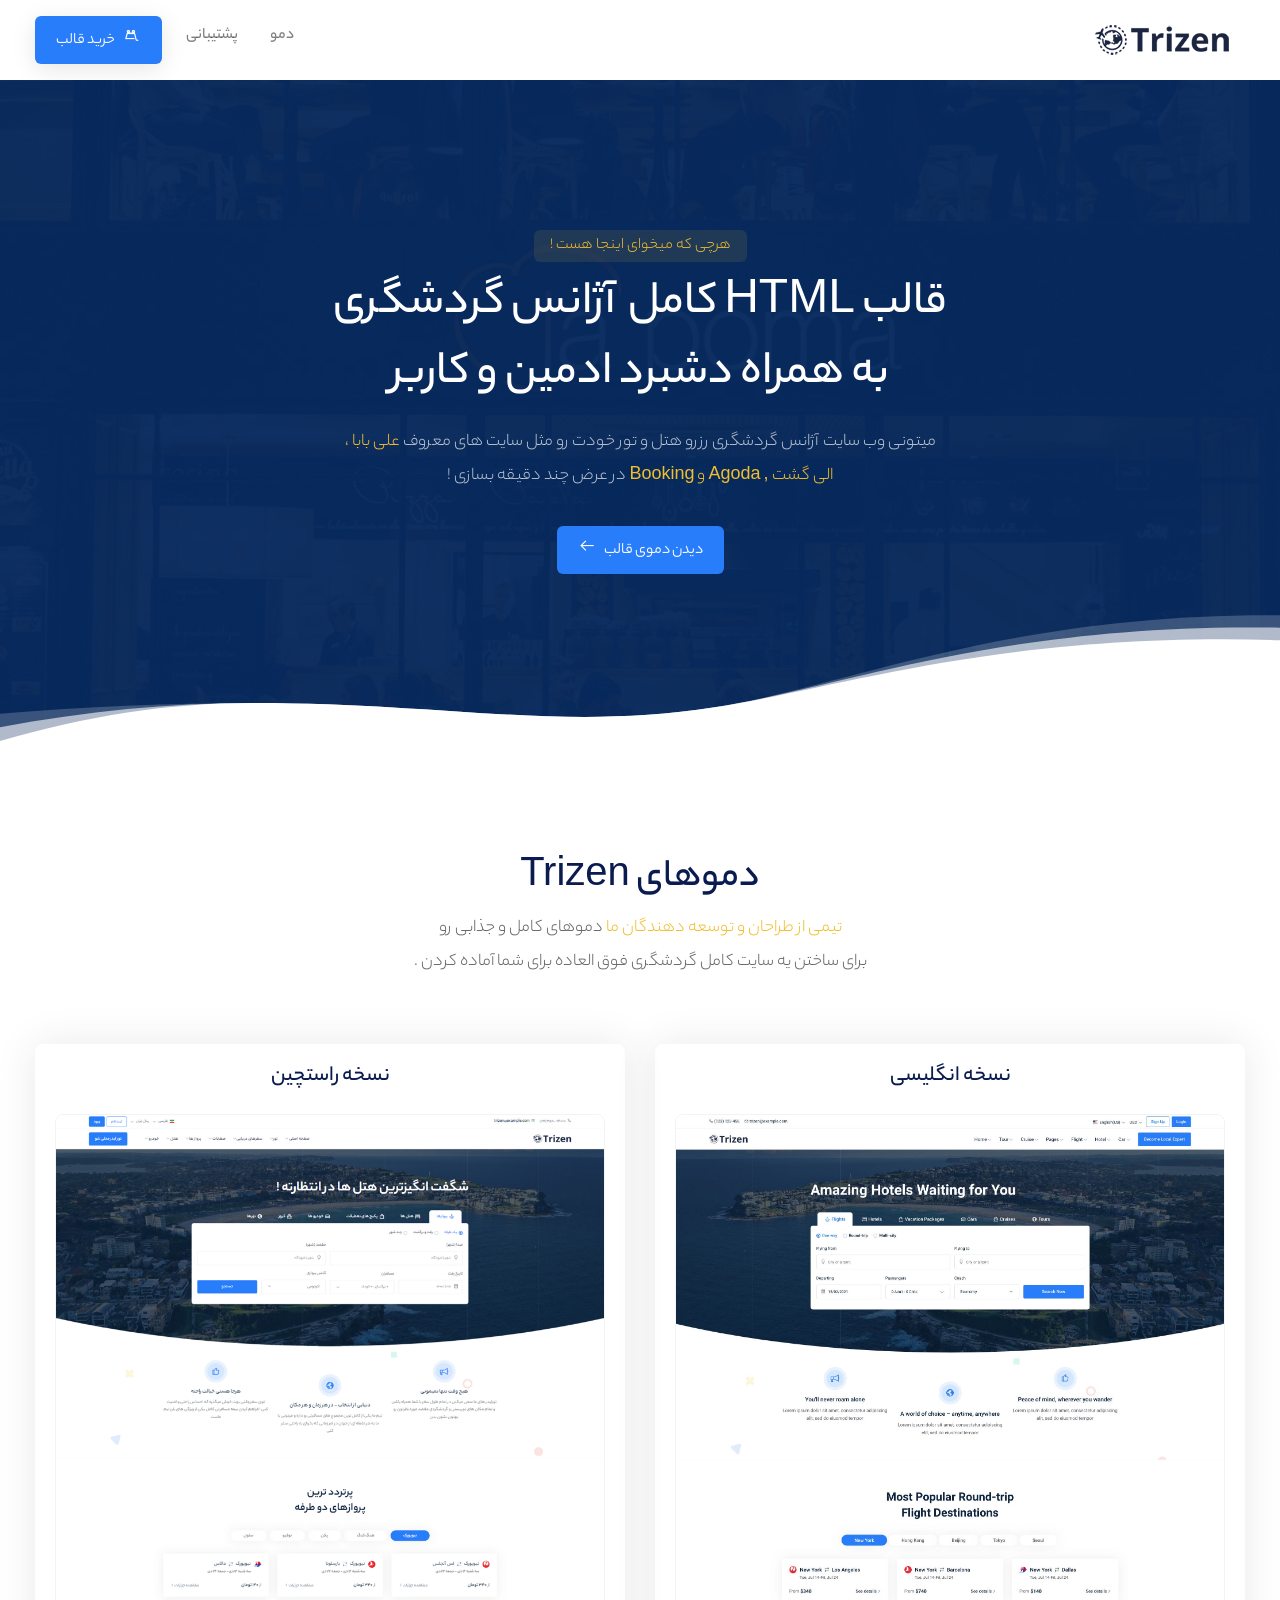
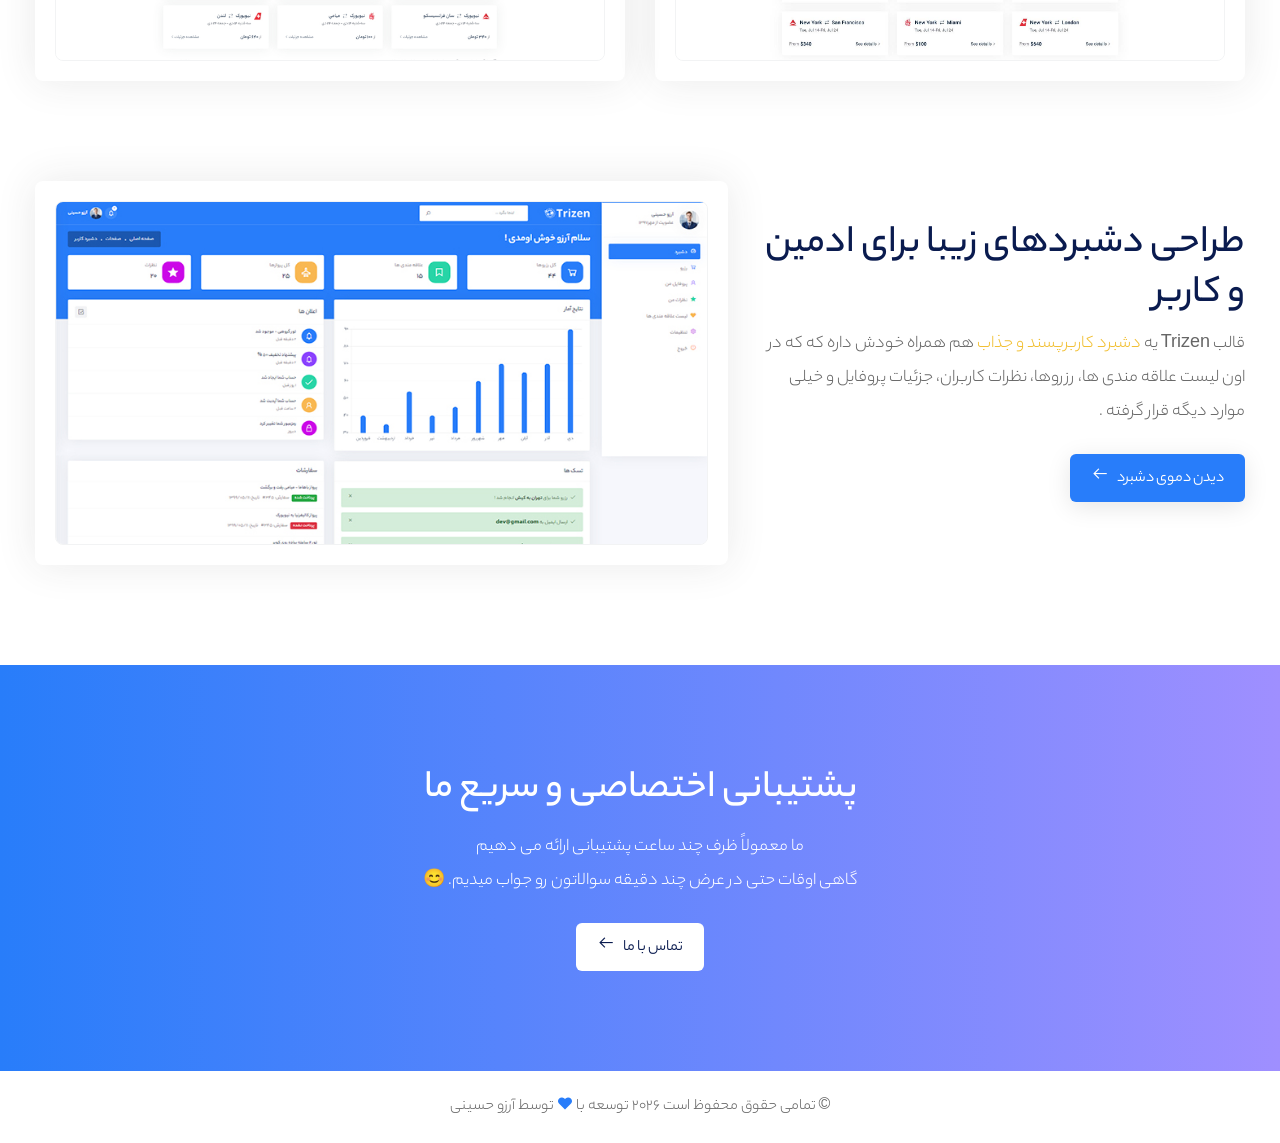
<file: Theme/trizen/index.html>
<!DOCTYPE html>
<html dir="rtl">
<head>
    <meta http-equiv="content-type" content="text/html; charset=utf-8">
    <meta name="author" content="arezohosseini">
    <meta name="viewport" content="width=device-width, initial-scale=1.0">
    <meta http-equiv="X-UA-Compatible" content="ie=edge">
    <title>Trizen - قالب HTML5 گردشگری</title>

    <!-- Favicon -->
    <link rel="icon" href="images/favicon.png">

    <!-- Google Fonts -->
    <link href="https://fonts.googleapis.com/css2?family=Ubuntu:wght@300;400;500;700&amp;display=swap" rel="stylesheet">

    <!-- Template CSS Files -->
    <link rel="stylesheet" href="css/bootstrap.min.css">
    <link rel="stylesheet" href="css/line-awesome.min.css">
    <link rel="stylesheet" href="css/style.css">
</head>
<body>

<header class="header-area bg-white">
    <div class="container">
        <div class="row">
            <div class="col-lg-12">
                <nav class="main-menu navbar navbar-expand-lg navbar-light px-0 py-3">
                    <a class="navbar-brand" href="#">
                        <img src="images/logo.png" alt="logo">
                    </a>
                    <button class="navbar-toggler" type="button" data-toggle="collapse" data-target="#navbarSupportedContent" aria-controls="navbarSupportedContent" aria-expanded="false" aria-label="Toggle navigation">
                        <span class="navbar-toggler-icon"></span>
                    </button>
                    <div class="collapse navbar-collapse" id="navbarSupportedContent">
                        <ul class="navbar-nav mr-auto">
                            <li class="nav-item ml-3">
                                <a class="nav-link page-scroll" href="#demo">دمو</a>
                            </li>
                             <li class="nav-item ml-3">
                                 <a class="nav-link" href="https://www.rtl-theme.com/author/arezo-h/">پشتیبانی</a>
                            </li>
                            <li class="nav-item">
                                <a class="btn theme-btn" href="https://www.rtl-theme.com/author/arezo-h/" target="_blank">
                                    <i class="la la-shopping-cart ml-2"></i>خرید قالب
                                </a>
                            </li>
                        </ul>
                    </div>
                </nav>
            </div>
        </div>
    </div>
</header>

<!-- ================================
    START HERO AREA
================================= -->
<section class="hero-area hero-bg text-center position-relative">
    <div class="overlay"></div>
    <div class="container">
        <div class="row">
            <div class="col-lg-12">
                <div class="hero-content">
                    <div class="section-heading">
                        <span class="ribbon mb-2">هرچی که میخوای اینجا هست !</span>
                        <h2 class="sec__title text-white mb-3">قالب HTML کامل آژانس گردشگری   <br> به همراه دشبرد ادمین و کاربر</h2>
                        <p class="sec__desc mt-1 mb-4">میتونی وب سایت آژانس گردشگری رزرو هتل و تور خودت رو مثل سایت های معروف   <span class="text-color">علی بابا ،</span> 
                            <br> <span class="text-color">الی گشت ,</span><span class="text-color">  Agoda و </span>
                            <span class="text-color">  Booking  </span> در عرض چند دقیقه بسازی !
                        </p>
                    </div>
                    <a class="btn theme-btn shadow-none mt-2 page-scroll" href="#demo">
                       دیدن دموی قالب<i class="la la-arrow-right mr-2"></i>
                    </a>
                </div><!-- end hero-content -->
            </div><!-- end col-lg-12 -->
        </div><!-- end row -->
    </div><!-- end container -->
    <div class="svg-bg">
        <svg xmlns="http://www.w3.org/2000/svg" width="100%" viewBox="0 0 1200 415" preserveAspectRatio="none"><g class="pix-waiting animated" data-anim-type="fade-in-up" data-anim-delay="700"><path class="bg-gray-1" fill-opacity="0.2" d="M5.68434189e-13,292.788567 C80.6666667,271.41188 159.333333,260.723537 236,260.723537 C421,260.723537 525,344.759008 670,273.729027 C788.879994,215.494242 940.849865,-5.02123357 1200,0.788566864 C1200,33.4552335 1200,171.525711 1200,415 L9.19819776e-13,414.788567 L5.68434189e-13,292.788567 Z"></path></g><g class="pix-waiting animated" data-anim-type="fade-in-up" data-anim-delay="500"><path class="bg-gray-1" fill-opacity="0.6" d="M2.08355555e-12,332.788567 C80.6666667,284.745214 159.333333,260.723537 236,260.723537 C421,260.723537 525,344.759008 670,273.729027 C789.08369,215.39446 940.387018,21.5609115 1200,37.7885669 C1200,55.7885669 1200,181.525711 1200,415 L1.8189894e-12,414.788567 L2.08355555e-12,332.788567 Z"></path></g><path class="bg-gray-1" d="M9.09494702e-13,373.771254 C80.6666667,298.406109 159.333333,260.723537 236,260.723537 C421,260.723537 525,344.759008 670,273.729027 C789.088175,215.392262 940.369069,48.85905 1200,74.7885669 C1200,148.788567 1200,262.192378 1200,415 L1.0227342e-12,414.788567 L9.09494702e-13,373.771254 Z"></path><defs></defs></svg>
    </div>
</section><!-- end hero-area -->
<!-- ================================
    END HERO AREA
================================= -->

<!-- ================================
    START DEMO AREA
================================= -->
<section class="demo-area section-padding" id="demo">
    <div class="container">
        <div class="row">
            <div class="col-lg-12">
                <div class="demo-content mb-5 text-center">
                    <div class="section-heading">
                        <h2 class="sec__title">دموهای Trizen</h2>
                        <p class="sec__desc"><span class="text-color">تیمی از طراحان و توسعه دهندگان ما </span> دموهای کامل و جذابی رو 
                            <br>  برای ساختن یه سایت کامل گردشگری فوق العاده برای شما آماده کردن .</p>
                    </div>
                </div><!-- end demo-content -->
            </div><!-- end col-lg-12 -->
            <div class="col-lg-6">
                <div class="img-box mt-3 text-center">
                    <h3 class="mb-4">نسخه انگلیسی</h3>
                    <a href="trizen-ltr/../nima-part/index.html" class="d-block" target="_blank">
                        <img src="images/img1.jpg" alt="trizen">
                    </a>
                </div>
            </div><!-- end col-lg-6 -->
            <div class="col-lg-6">
                <div class="img-box mt-3 text-center">
                    <h3 class="mb-4">نسخه راستچین</h3>
                    <a href="trizen-rtl/../nima-part/index.html" class="d-block" target="_blank">
                        <img src="images/img2.jpg" alt="trizen">
                    </a>
                </div>
            </div><!-- end col-lg-6 -->
        </div><!-- end row -->
        <div class="row section-padding pb-0 align-items-center">
            <div class="col-lg-5">
                <div class="content-box mb-4">
                    <div class="section-heading">
                        <h2 class="sec__title">طراحی دشبردهای زیبا برای ادمین و کاربر</h2>
                        <p class="sec__desc"> قالب Trizen یه <span class="text-color"> دشبرد کاربرپسند و جذاب </span>
                           هم همراه خودش داره که که در اون لیست علاقه مندی ها، رزروها، نظرات کاربران، جزئیات پروفایل و خیلی موارد دیگه قرار 
                           گرفته .
                        </p>
                    </div>
                    <a class="btn theme-btn mt-2" href="trizen-rtl/user-dashboard.html" target="_blank">
                       دیدن دموی دشبرد<i class="la la-arrow-right mr-2"></i>
                    </a>
                </div>
            </div><!-- end col-lg-5 -->
            <div class="col-lg-7">
                <div class="img-box">
                    <a href="trizen-rtl/user-dashboard.html" class="d-block">
                        <img src="images/img3.jpg" alt="trizen">
                    </a>
                </div>
            </div><!-- end col-lg-7 -->
        </div>
    </div><!-- end container -->
</section><!-- end demo-area -->
<!-- ================================
    END DEMO AREA
================================= -->

<!-- ================================
    START CTA AREA
================================= -->
<section class="cta-area text-center">
    <div class="gradient-bg section-padding">
        <div class="container">
            <div class="row">
                <div class="col-lg-12">
                    <div class="content-box">
                        <div class="section-heading">
                            <h2 class="sec__title text-white mb-3">پشتیبانی اختصاصی و سریع ما</h2>
                            <p class="sec__desc text-white">ما معمولاً ظرف چند ساعت پشتیبانی ارائه می دهیم <br>
                                گاهی اوقات حتی در عرض چند دقیقه سوالاتون رو جواب میدیم. 😊
                            </p>
                        </div>
                        <a class="btn theme-btn shadow-none mt-2 btn-white" href="https://www.rtl-theme.com/author/arezo-h/">
                            تماس با ما<i class="la la-arrow-right mr-2"></i>
                        </a>
                    </div>
                </div><!-- end col-lg-12 -->
            </div><!-- end row -->
        </div><!-- end container -->
    </div>
    <div class="container">
        <div class="row">
            <div class="col-lg-12">
                <p class="copy__desc py-4 mb-0">
                    © تمامی حقوق محفوظ است <script> document.write(new Date().getFullYear()); </script> توسعه با
                    <i class="la la-heart"></i>  توسط آرزو حسینی</a>
                </p>
            </div>
        </div>
    </div>
</section><!-- end cta-area -->
<!-- ================================
    END CTA AREA
================================= -->


<!-- Template JS Files -->
<script src="js/jquery-3.4.1.min.js"></script>
<script src="js/popper.min.js"></script>
<script src="js/bootstrap.min.js"></script>
<script>
    $('.page-scroll').on('click', function(){
        $('html, body').animate({
            scrollTop: $( $(this).attr('href') ).offset().top
        }, 500);
        return false;
    });
</script>
</body>
</html>
</file>
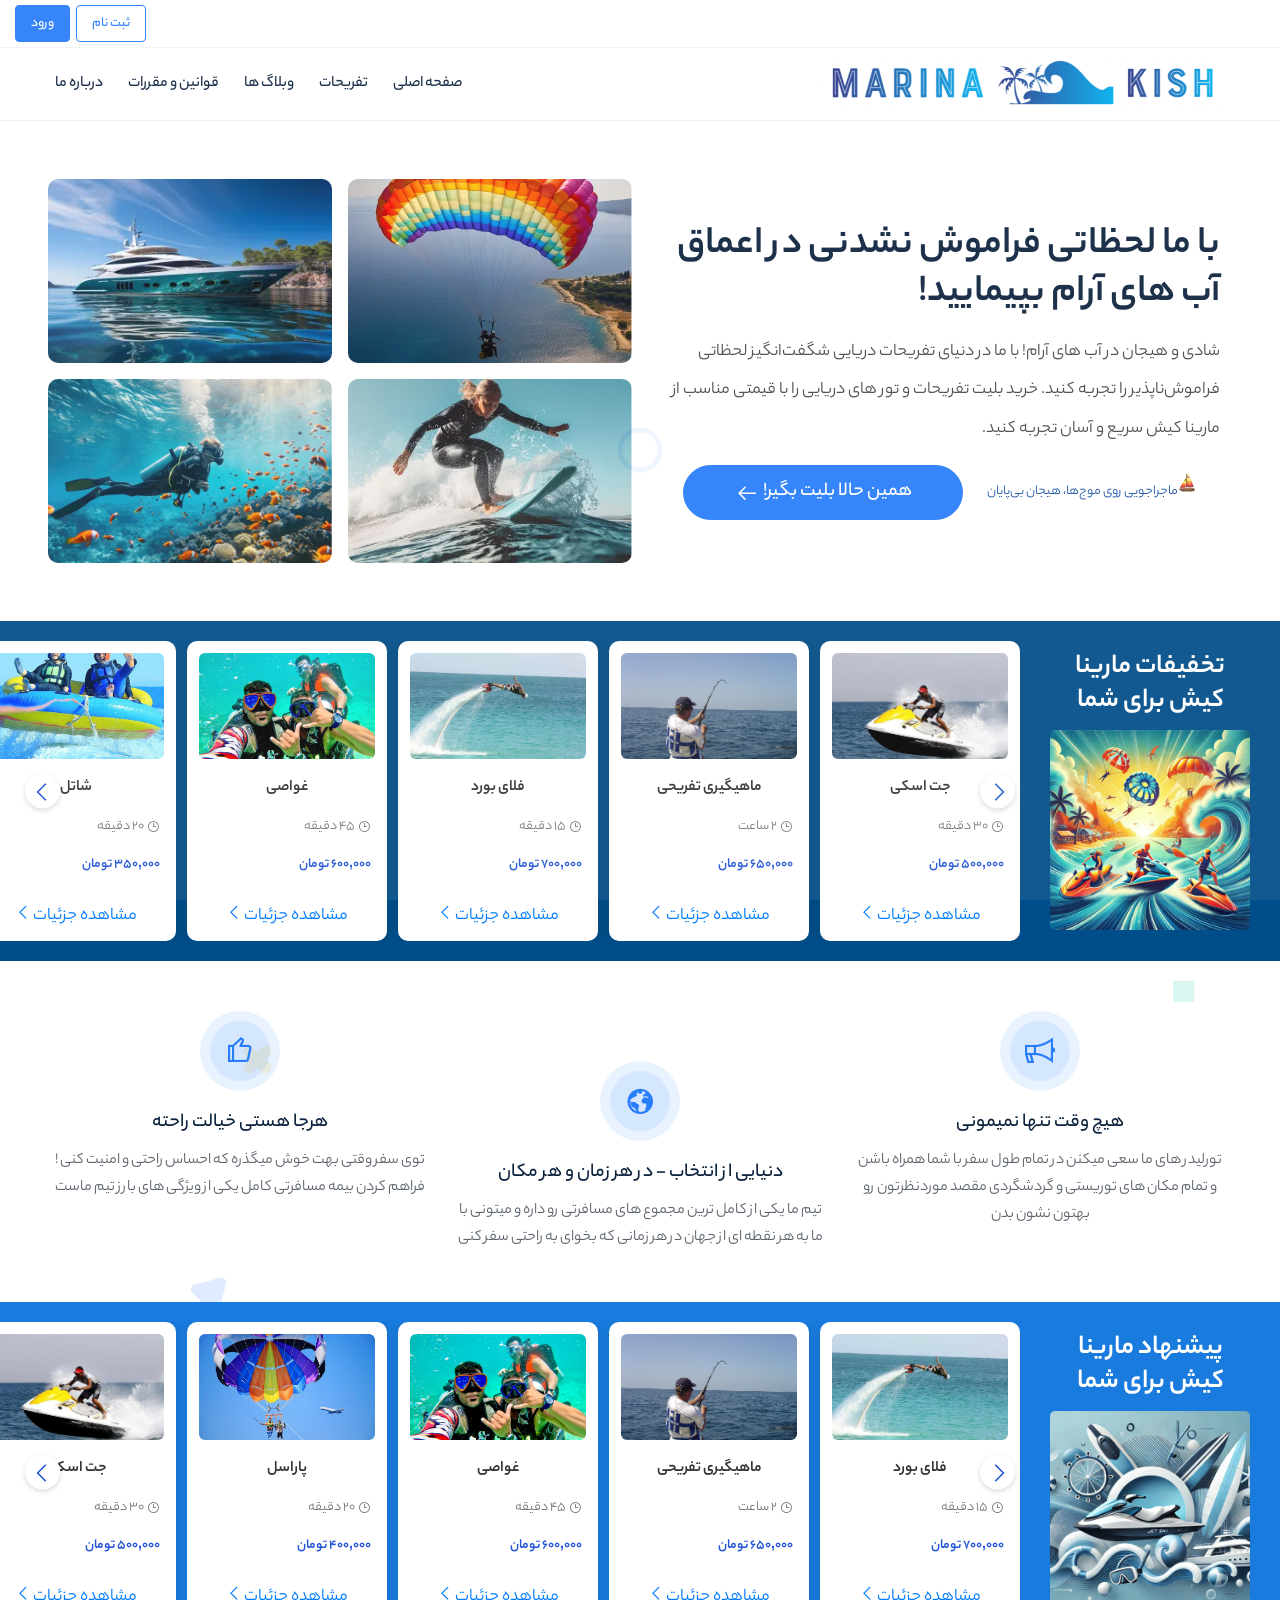
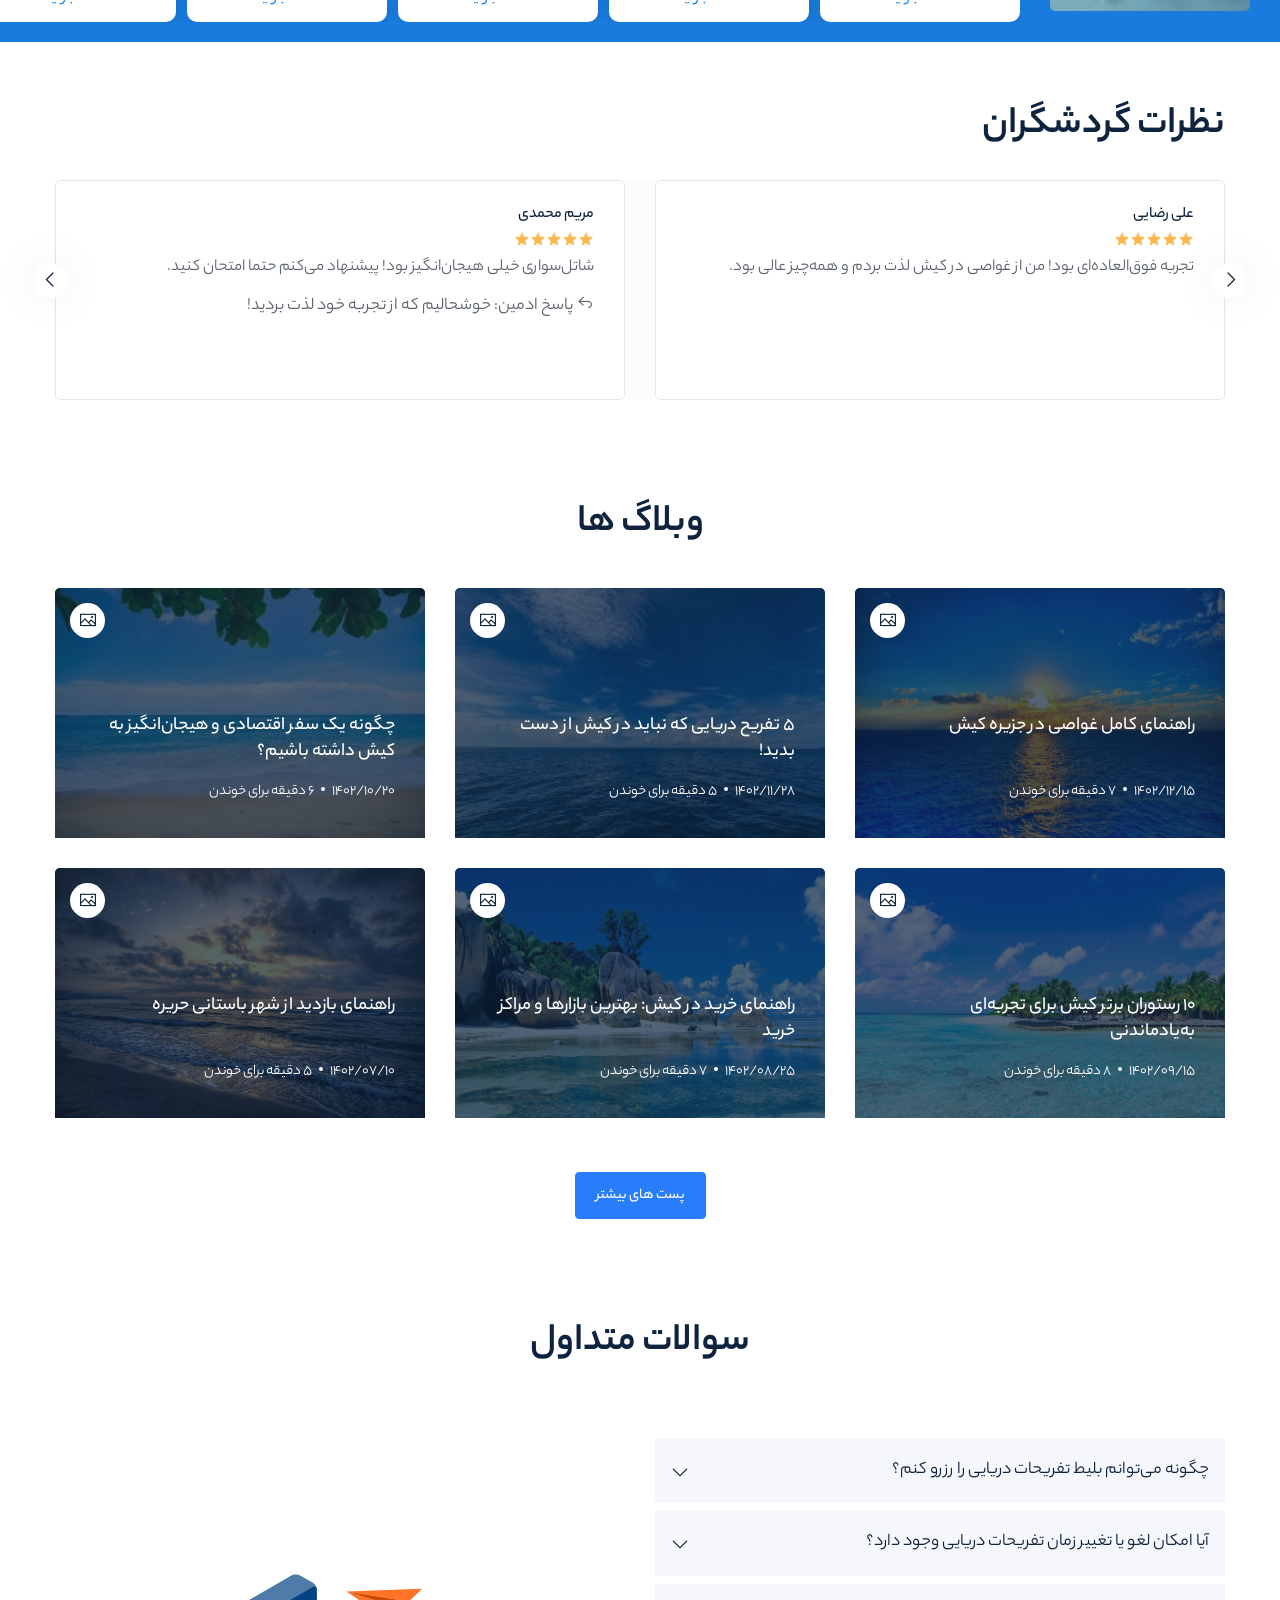
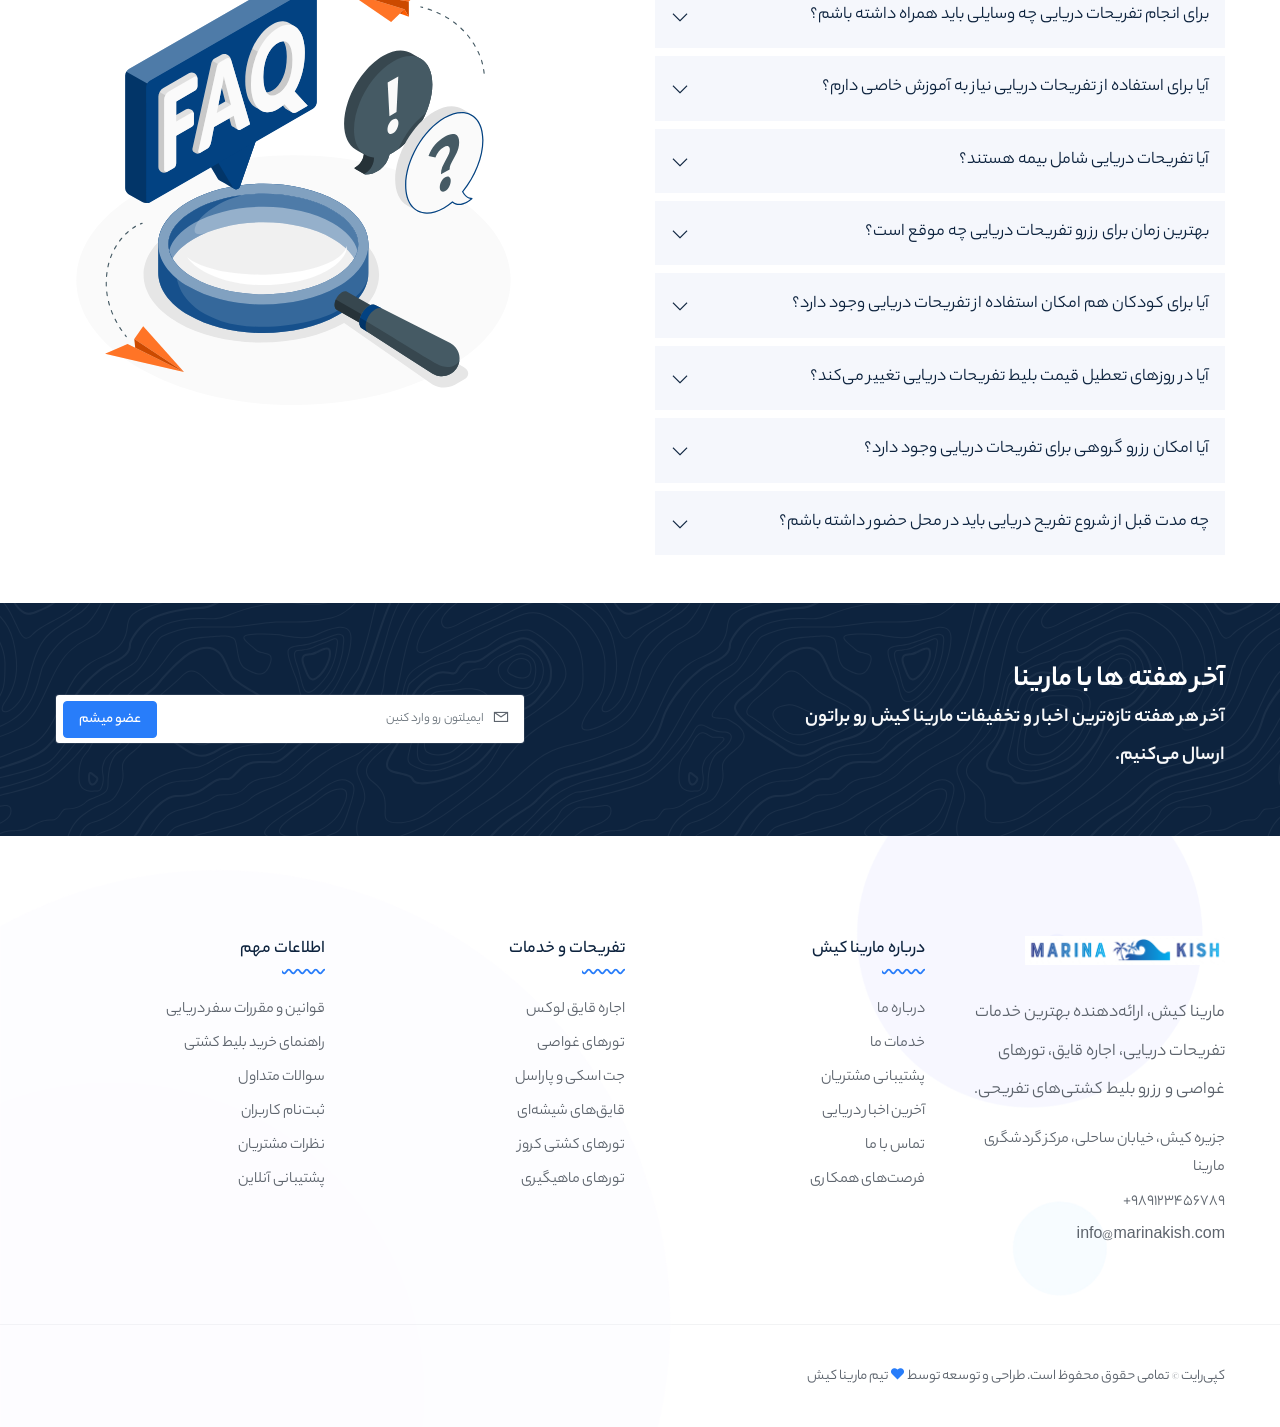
<file: Theme/trizen/trizen-rtl/nima-part/index.html>
<!DOCTYPE html>
<html lang="fa" dir="rtl">

<head>
    <meta http-equiv="content-type" content="text/html; charset=utf-8">
    <meta name="author" content="arezohosseini">
    <meta name="viewport" content="width=device-width, initial-scale=1.0">
    <meta http-equiv="X-UA-Compatible" content="ie=edge">
    <base href="/Theme/trizen/trizen-rtl/nima-part/">
    <title>Trizen - قالب html گردشگری</title>
    <!-- Favicon -->
    <link rel="icon" href="images/favicon.png">

    <!-- Google Fonts -->
    <link href="https://fonts.googleapis.com/css2?family=Roboto:wght@100;300;400;500;700;900&amp;display=swap"
        rel="stylesheet">

    <!-- Template CSS Files -->
    <link rel="stylesheet" href="/Theme/trizen/trizen-rtl/css/bootstrap.min.css">
    <link rel="stylesheet" href="/Theme/trizen/trizen-rtl/css/bootstrap-rtl.min.css">
    <link rel="stylesheet" href="/Theme/trizen/trizen-rtl/css/bootstrap-select.min.css">
    <link rel="stylesheet" href="/Theme/trizen/trizen-rtl/css/line-awesome.css">
    <link rel="stylesheet" href="/Theme/trizen/trizen-rtl/css/owl.carousel.min.css">
    <link rel="stylesheet" href="/Theme/trizen/trizen-rtl/css/owl.theme.default.min.css">
    <link rel="stylesheet" href="/Theme/trizen/trizen-rtl/css/jquery.fancybox.min.css">
    <link rel="stylesheet" href="/Theme/trizen/trizen-rtl/css/daterangepicker.css">
    <link rel="stylesheet" href="/Theme/trizen/trizen-rtl/css/datepicker-theme.css" media="all">
    <link rel="stylesheet" href="/Theme/trizen/trizen-rtl/css/animate.min.css">
    <link rel="stylesheet" href="/Theme/trizen/trizen-rtl/css/animated-headline.css">
    <link rel="stylesheet" href="/Theme/trizen/trizen-rtl/css/jquery-ui.css">
    <link rel="stylesheet" href="/Theme/trizen/trizen-rtl/css/jquery.filer.css">
    <link rel="stylesheet" href="/Theme/trizen/trizen-rtl/css/flag-icon.min.css">
    <link rel="stylesheet" href="/Theme/trizen/trizen-rtl/css/style.css">
    <link rel="stylesheet" href="/Theme/trizen/trizen-rtl/css/style-rtl.css">
    <link rel="stylesheet" href="/Theme/trizen/trizen-rtl/css/index-style.css">


</head>

<body>
    <!-- start cssload-loader -->
    <div class="preloader" id="preloader">
        <div class="loader">
            <svg class="spinner" viewBox="0 0 50 50">
                <circle class="path" cx="25" cy="25" r="20" fill="none" stroke-width="5"></circle>
            </svg>
        </div>
    </div>
    <!-- end cssload-loader -->
    <!-- ================================
            START HEADER AREA
================================= -->
    <header class="header-area">
    <div class="header-top-bar padding-right-100px padding-left-100px">
        <div class="container-fluid">
            <div class="row align-items-center">
                <div class="col-lg-12">
                    <div class="header-top-content">
                        <div class="header-right d-flex align-items-center justify-content-end">
                            <div class="header-right-action" id="loginAndSignUpDiv">
                                <a href="#" class="theme-btn theme-btn-small theme-btn-transparent mr-1" data-toggle="modal" data-target="#signupPopupForm">ثبت نام</a>
                                <a href="#" class="theme-btn theme-btn-small" data-toggle="modal" data-target="#loginPopupForm">ورود</a>
                            </div>
                            <div class="header-right-action d-none">
                                <a href="/Theme/trizen/trizen-rtl/html part/user-information.html" class="theme-btn theme-btn-small d-flex align-items-center" id="nameOfUserHeader">
                                    <span class="la la-user form-icon font-size-24"></span>

                                </a>
                            </div>
                        </div>
                    </div>
                </div>
            </div>
        </div>
    </div>
        <div class="header-menu-wrapper padding-right-100px padding-left-100px">
            <div class="container">
                <div class="row">
                    <div class="col-lg-12">
                        <div class="menu-wrapper">
                            <a href="#" class="down-button"><i class="la la-angle-down"></i></a>
                            <div class="logo">
                                <a href="/Theme/trizen/trizen-rtl/nima-part/index.html"><img id="header-logo" src="/Theme/trizen/images/Senshot-03-18 021342.png" alt="logo"></a>
                                <div class="menu-toggler">
                                    <i class="la la-bars"></i>
                                    <i class="la la-times"></i>
                                </div><!-- end menu-toggler -->
                            </div><!-- end logo -->
                            <div class="main-menu-content pl-0">
                                <nav>
                                    <ul>
                                        <li>
                                            <a  href="/Theme/trizen/trizen-rtl/nima-part/index.html">صفحه اصلی</i></a>
                                        </li>
                                        <li>

                                            <a href="/Theme/trizen/trizen-rtl/Mahdi_Meydan_miri/html part/products.html">تفریحات</a>
                                        </li>
                                        <li>
                                            <a href="/Theme/trizen/trizen-rtl/nima-part/blog-grid.html">وبلاگ ها</a>
                                        </li>
                                        <li>
                                            <a href="/Theme/trizen/trizen-rtl/nima-part/ghavanin.html">قوانین و مقررات</a>
                                        </li>
                                        <li>
                                            <a href="/Theme/trizen/trizen-rtl/Mahdi_Meydan_miri/html part/contact.html">درباره ما</a>
                                        </li>
                                    </ul>
                                </nav>
                            </div><!-- end main-menu-content -->
                            <div class="nav-btn">
                            </div><!-- end nav-btn -->
                        </div><!-- end menu-wrapper -->
                    </div><!-- end col-lg-12 -->
                </div><!-- end row -->
            </div><!-- end container-fluid -->
        </div><!-- end header-menu-wrapper -->
    </header>


    <div class="section-block"></div>

    <div class="container" style="margin-top: 50px;">
        <div class="row d-flex align-items-center">
            <div class="col-lg-6 p-0">
                <div class="form-content">
                    <div class="card-item shadow-none radius-none mb-0 no-hover">
                        <div class="card-body p-0">
                            <h1 class="text-black font-weight-bold mb-3">با ما لحظاتی فراموش نشدنی در اعماق آب های آرام بپیمایید!</h1>
                            <p class="mb-3" style="color: rgb(69 73 74 );">شادی و هیجان در آب های آرام! با ما در دنیای تفریحات دریایی شگفت‌انگیز لحظاتی فراموش‌ناپذیر را تجربه کنید. خرید بلیت تفریحات و تور های دریایی را با قیمتی مناسب از مارینا کیش سریع و آسان تجربه کنید.</p>
                            <div class="d-flex align-items-center" style="
    justify-content: space-evenly;">
                                <div class="d-flex align-items-start">
                                    <img src="/Theme/trizen/images/bout.webp" alt="bout">
                                    <p class="font-size-14" style="color: #1a51a3;">ماجراجویی روی موج‌ها، هیجان بی‌پایان</p>
                                </div>
                                <a href="/Theme/trizen/trizen-rtl/Mahdi_Meydan_miri/html part/products.html" class="reserve-now theme-btn w-50 d-flex align-items-center font-size-20 text-center justify-content-center" type="button" style="line-height: normal; border-radius: 40px; height: 55px;"><span>همین حالا بلیت بگیر!</span><i class="la la-arrow-right ml-1" style="font-size: 24px;"></i></a>

                            </div>
                        </div>
                    </div><!-- end card-item -->
                </div><!-- end form-content -->
            </div><!-- end col-lg-5 -->

            <div class="col-lg-6">
                <div class="row">
                    <div class="col-6 col-md-6 p-0">
                        <img src="/Theme/trizen/images/index-img1.webp" alt="index-img1" class="image-fluid equal-height-img p-2" style="border-radius: 18px;">
                    </div>
                    <div class="col-6 col-md-6 p-0">
                        <img src="/Theme/trizen/images/index-img.webp" alt="index-img" class="image-fluid equal-height-img p-2" style="border-radius: 18px;">
                    </div>
                    <div class="col-6 col-md-6 p-0">
                        <img src="/Theme/trizen/images/index-img2.webp" alt="index-img2" class="image-fluid equal-height-img p-2" style="border-radius: 18px;">
                    </div>
                    <div class="col-6 col-md-6 p-0">
                        <img src="/Theme/trizen/images/index-img3.webp" alt="index-img3" class="image-fluid equal-height-img p-2" style="border-radius: 18px;">
                    </div>
                </div>
            </div><!-- end col-lg-6 -->
    

        </div>
    </div>


    <section id="products-area" class="products-area padding-top-20px padding-bottom-20px" style=" background-color: #004E89; margin-top: 50px;">
        <div class="container" style="max-width: 100%;">
            <div class="row">
                <!-- متن تبلیغاتی در سمت راست -->
                <div class="promo-text">
                    <h2 style="width: 160px; font-weight: bold;">تخفیفات مارینا کیش برای شما</h2>
                    <img class="imagePromo" src="/Theme/trizen/images/DALL·E 2025-02-25 20.52.36 - A vibrant and exciting image showcasing various water sports and activities. The scene features people enjoying jet skiing, parasailing, snorkeling, a.webp" alt="suggestion" style="border-radius: 5px;">
                </div>
    
                <!-- بخش محصولات -->
                <div class="products-wrapper pb-0">
                    <!-- دکمه اسکرول به چپ -->
                    <button id="scroll-left-btn-off" class="scroll-btn left">
                        <i class="la la-angle-left"></i>
                    </button>
    
                    <!-- اسلایدر محصولات -->
                    <div id="discount-products" class="products-container">


                            <a href="/Theme/trizen/trizen-rtl/Mahdi_Meydan_miri/html part/product-single.html?id=1" class="product-card" product_id="1">
                                <img src="/Theme/trizen/images/jet-sky.jpg" alt="جت اسکی" class="product-image" onerror="this.onerror=null; this.src='default.jpg';">
                                <h3 class="product-name mt-2 font-size-16">جت اسکی</h3>
                                <p class="product-time d-flex font-size-14 pl-3"><i class="la la-clock"></i>&nbsp;30 دقیقه</p>
                                <div class="card-price d-flex align-items-center justify-content-between mb-2">
                                    <p class="product-price d-flex font-size-14 pl-3">500,000 تومان</p>
                                </div>
                                <p class="details-link text-primary mt-2">مشاهده جزئیات<i class="la la-angle-left"></i></p>
                            </a>
                        
                            <a href="/Theme/trizen/trizen-rtl/Mahdi_Meydan_miri/html part/product-single.html?id=9" class="product-card" product_id="9">
                                <img src="/Theme/trizen/images/ماهیگیری-کیش.jpg" alt="ماهیگیری تفریحی" class="product-image" onerror="this.onerror=null; this.src='default.jpg';">
                                <h3 class="product-name mt-2 font-size-16">ماهیگیری تفریحی</h3>
                                <p class="product-time d-flex font-size-14 pl-3"><i class="la la-clock"></i>&nbsp;2 ساعت</p>
                                <div class="card-price d-flex align-items-center justify-content-between mb-2">
                                    <p class="product-price d-flex font-size-14 pl-3">650,000 تومان</p>
                                </div>
                                <p class="details-link text-primary mt-2">مشاهده جزئیات<i class="la la-angle-left"></i></p>
                            </a>

                            <a href="/Theme/trizen/trizen-rtl/Mahdi_Meydan_miri/html part/product-single.html?id=2" class="product-card" product_id="2">
                                <img src="/Theme/trizen/images/فلای-بورد-کیش-تفریحات.jpg" alt="پاراگلایدر دریایی" class="product-image" 
                                     onerror="this.onerror=null; this.src='default.jpg';">
                                <h3 class="product-name mt-2 font-size-16">فلای بورد</h3>
                                <p class="product-time d-flex font-size-14 pl-3"><i class="la la-clock"></i>&nbsp;15 دقیقه</p>
                                <div class="card-price d-flex align-items-center justify-content-between mb-2">
                                    <p class="product-price d-flex font-size-14 pl-3">700,000 تومان</p>
                                </div>
                                <p class="details-link text-primary mt-2">مشاهده جزئیات<i class="la la-angle-left"></i></p>
                            </a>
                        
                            <a href="/Theme/trizen/trizen-rtl/Mahdi_Meydan_miri/html part/product-single.html?id=3" class="product-card" product_id="3">
                                <img src="/Theme/trizen/images/غواصی-کیش-4.jpeg" alt="غواصی سطحی" class="product-image" 
                                     onerror="this.onerror=null; this.src='default.jpg';">
                                <h3 class="product-name mt-2 font-size-16">غواصی</h3>
                                <p class="product-time d-flex font-size-14 pl-3"><i class="la la-clock"></i>&nbsp;45 دقیقه</p>
                                <div class="card-price d-flex align-items-center justify-content-between mb-2">
                                    <p class="product-price d-flex font-size-14 pl-3">600,000 تومان</p>
                                </div>
                                <p class="details-link text-primary mt-2">مشاهده جزئیات<i class="la la-angle-left"></i></p>
                            </a>
                        
                            <a href="/Theme/trizen/trizen-rtl/Mahdi_Meydan_miri/html part/product-single.html?id=4" class="product-card" product_id="4">
                                <img src="/Theme/trizen/images/شاتل-کیش-با-تخفیف-min.jpg" alt="قایق موزی" class="product-image" 
                                     onerror="this.onerror=null; this.src='default.jpg';">
                                <h3 class="product-name mt-2 font-size-16">شاتل</h3>
                                <p class="product-time d-flex font-size-14 pl-3"><i class="la la-clock"></i>&nbsp;20 دقیقه</p>
                                <div class="card-price d-flex align-items-center justify-content-between mb-2">
                                    <p class="product-price d-flex font-size-14 pl-3">350,000 تومان</p>
                                </div>
                                <p class="details-link text-primary mt-2">مشاهده جزئیات<i class="la la-angle-left"></i></p>
                            </a>
                        
                            <a href="/Theme/trizen/trizen-rtl/Mahdi_Meydan_miri/html part/product-single.html?id=5" class="product-card" product_id="5">
                                <img src="/Theme/trizen/images/parasel1007.jpg" alt="فلای‌بورد" class="product-image" 
                                     onerror="this.onerror=null; this.src='default.jpg';">
                                <h3 class="product-name mt-2 font-size-16">پاراسل</h3>
                                <p class="product-time d-flex font-size-14 pl-3"><i class="la la-clock"></i>&nbsp;20 دقیقه</p>
                                <div class="card-price d-flex align-items-center justify-content-between mb-2">
                                    <p class="product-price d-flex font-size-14 pl-3">400,000 تومان</p>
                                </div>
                                <p class="details-link text-primary">مشاهده جزئیات<i class="la la-angle-left"></i></p>
                            </a>
                            <a href="/Theme/trizen/trizen-rtl/Mahdi_Meydan_miri/html part/product-single.html?id=10" class="product-card" product_id="1">
                                <img src="/Theme/trizen/images/jet-sky.jpg" alt="جت اسکی" class="product-image" onerror="this.onerror=null; this.src='default.jpg';">
                                <h3 class="product-name mt-2 font-size-16">جت اسکی</h3>
                                <p class="product-time d-flex font-size-14 pl-3"><i class="la la-clock"></i>&nbsp;30 دقیقه</p>
                                <div class="card-price d-flex align-items-center justify-content-between mb-2">
                                    <p class="product-price d-flex font-size-14 pl-3">500,000 تومان</p>
                                </div>
                                <p class="details-link text-primary mt-2">مشاهده جزئیات<i class="la la-angle-left"></i></p>
                            </a>

                    </div>
                                <!-- پیام در حال بارگذاری -->
                    <!-- <div class="d-flex justify-content-center align-items-center" style="position: absolute; right: 50%; top: 50%;">
                        <p id="pTagLoadingOff" style="color: #fff;">در حال بارگذاری</p>
                    </div> -->
                
                    <!-- پیام عدم وجود محصول -->
                    <div class="d-flex justify-content-center align-items-center" style="position: absolute; right: 50%; top: 50%;">
                        <span id="no-products-message" class="font-size-20 font-weight-bold text-danger"></span>
                    </div>
    
                    <!-- دکمه اسکرول به راست -->
                    <button id="scroll-right-btn-off" class="scroll-btn right">
                        <i class="la la-angle-right"></i>
                    </button>
                </div>
            </div>
        </div>
    </section>



<section class="info-area info-bg padding-top-50px padding-bottom-20px text-center">
    <div class="container">
        <div class="row">
            <div class="col-lg-4">
                <div class="icon-box">
                    <div class="info-icon">
                        <i class="la la-bullhorn"></i>
                    </div><!-- end info-icon-->
                    <div class="info-content">
                        <h4 class="info__title">هیچ وقت تنها نمیمونی</h4>
                        <p class="info__desc">
                            تورلیدر های ما سعی میکنن در تمام طول سفر با شما همراه باشن و تمام مکان های توریستی و
                            گردشگردی مقصد موردنظرتون رو بهتون نشون بدن
                        </p>
                    </div><!-- end info-content -->
                </div><!-- end icon-box -->
            </div><!-- end col-lg-4 -->
            <div class="col-lg-4">
                <div class="icon-box margin-top-50px">
                    <div class="info-icon">
                        <i class="la la-globe"></i>
                    </div><!-- end info-icon-->
                    <div class="info-content">
                        <h4 class="info__title">دنیایی از انتخاب - در هر زمان و هر مکان</h4>
                        <p class="info__desc">
                            تیم ما یکی از کامل ترین مجموع های مسافرتی رو داره و میتونی با ما به هر نقطه ای از جهان
                            در هر زمانی که بخوای به راحتی سفر کنی
                        </p>
                    </div><!-- end info-content -->
                </div><!-- end icon-box -->
            </div><!-- end col-lg-4 -->
            <div class="col-lg-4">
                <div class="icon-box">
                    <div class="info-icon">
                        <i class="la la-thumbs-up"></i>
                    </div><!-- end info-icon-->
                    <div class="info-content">
                        <h4 class="info__title">هرجا هستی خیالت راحته</h4>
                        <p class="info__desc">
                            توی سفر وقتی بهت خوش میگذره که احساس راحتی و امنیت کنی ! فراهم کردن بیمه مسافرتی کامل
                            یکی از ویژگی های بارز تیم ماست
                        </p>
                    </div><!-- end info-content -->
                </div><!-- end icon-box -->
            </div><!-- end col-lg-4 -->
        </div><!-- end row -->
    </div><!-- end container -->
</section><!-- end info-area -->

<section id="products-area" class="products-area padding-top-20px padding-bottom-20px" style="background-color: #197bdd;">
    <div class="container" style="max-width: 100%;">
        <div class="row">
            <!-- متن تبلیغاتی در سمت راست -->
            <div class="promo-text">
                <h2 style="width: 160px;  font-weight: bold;">پیشنهاد مارینا کیش برای شما</h2>
                <img class="imagePromo" src="/Theme/trizen/images/off-suggestion-for-index.jpg" alt="suggestion" style="border-radius: 5px;">
            </div>

            <!-- بخش محصولات -->
            <div class="products-wrapper pb-0">
                <!-- دکمه اسکرول به چپ -->
                <button id="scroll-left-btn-suggestion" class="scroll-btn left">
                    <i class="la la-angle-left"></i>
                </button>

                <!-- اسلایدر محصولات -->
                <div id="marina-suggestion" class="products-container">

                    <a href="/Theme/trizen/trizen-rtl/Mahdi_Meydan_miri/html part/product-single.html?id=2" class="product-card" product_id="2">
                        <img src="/Theme/trizen/images/فلای-بورد-کیش-تفریحات.jpg" alt="پاراگلایدر دریایی" class="product-image" 
                             onerror="this.onerror=null; this.src='default.jpg';">
                        <h3 class="product-name mt-2 font-size-16">فلای بورد</h3>
                        <p class="product-time d-flex font-size-14 pl-3"><i class="la la-clock"></i>&nbsp;15 دقیقه</p>
                        <div class="card-price d-flex align-items-center justify-content-between mb-2">
                            <p class="product-price d-flex font-size-14 pl-3">700,000 تومان</p>
                        </div>
                        <p class="details-link text-primary mt-2">مشاهده جزئیات<i class="la la-angle-left"></i></p>
                    </a>
                
                    <a href="/Theme/trizen/trizen-rtl/Mahdi_Meydan_miri/html part/product-single.html?id=9" class="product-card" product_id="9">
                        <img src="/Theme/trizen/images/ماهیگیری-کیش.jpg" alt="ماهیگیری تفریحی" class="product-image" onerror="this.onerror=null; this.src='default.jpg';">
                        <h3 class="product-name mt-2 font-size-16">ماهیگیری تفریحی</h3>
                        <p class="product-time d-flex font-size-14 pl-3"><i class="la la-clock"></i>&nbsp;2 ساعت</p>
                        <div class="card-price d-flex align-items-center justify-content-between mb-2">
                            <p class="product-price d-flex font-size-14 pl-3">650,000 تومان</p>
                        </div>
                        <p class="details-link text-primary mt-2">مشاهده جزئیات<i class="la la-angle-left"></i></p>
                    </a>

                
                    <a href="/Theme/trizen/trizen-rtl/Mahdi_Meydan_miri/html part/product-single.html?id=3" class="product-card" product_id="3">
                        <img src="/Theme/trizen/images/غواصی-کیش-4.jpeg" alt="غواصی سطحی" class="product-image" 
                             onerror="this.onerror=null; this.src='default.jpg';">
                        <h3 class="product-name mt-2 font-size-16">غواصی</h3>
                        <p class="product-time d-flex font-size-14 pl-3"><i class="la la-clock"></i>&nbsp;45 دقیقه</p>
                        <div class="card-price d-flex align-items-center justify-content-between mb-2">
                            <p class="product-price d-flex font-size-14 pl-3">600,000 تومان</p>
                        </div>
                        <p class="details-link text-primary mt-2">مشاهده جزئیات<i class="la la-angle-left"></i></p>
                    </a>
                    
                    <a href="/Theme/trizen/trizen-rtl/Mahdi_Meydan_miri/html part/product-single.html?id=5" class="product-card" product_id="5">
                        <img src="/Theme/trizen/images/parasel1007.jpg" alt="فلای‌بورد" class="product-image" 
                             onerror="this.onerror=null; this.src='default.jpg';">
                        <h3 class="product-name mt-2 font-size-16">پاراسل</h3>
                        <p class="product-time d-flex font-size-14 pl-3"><i class="la la-clock"></i>&nbsp;20 دقیقه</p>
                        <div class="card-price d-flex align-items-center justify-content-between mb-2">
                            <p class="product-price d-flex font-size-14 pl-3">400,000 تومان</p>
                        </div>
                        <p class="details-link text-primary">مشاهده جزئیات<i class="la la-angle-left"></i></p>
                    </a>
                    <a href="/Theme/trizen/trizen-rtl/Mahdi_Meydan_miri/html part/product-single.html?id=1" class="product-card" product_id="1">
                        <img src="/Theme/trizen/images/jet-sky.jpg" alt="جت اسکی" class="product-image" onerror="this.onerror=null; this.src='default.jpg';">
                        <h3 class="product-name mt-2 font-size-16">جت اسکی</h3>
                        <p class="product-time d-flex font-size-14 pl-3"><i class="la la-clock"></i>&nbsp;30 دقیقه</p>
                        <div class="card-price d-flex align-items-center justify-content-between mb-2">
                            <p class="product-price d-flex font-size-14 pl-3">500,000 تومان</p>
                        </div>
                        <p class="details-link text-primary mt-2">مشاهده جزئیات<i class="la la-angle-left"></i></p>
                    </a>
                    <a href="/Theme/trizen/trizen-rtl/Mahdi_Meydan_miri/html part/product-single.html?id=4" class="product-card" product_id="4">
                        <img src="/Theme/trizen/images/شاتل-کیش-با-تخفیف-min.jpg" alt="قایق موزی" class="product-image" 
                             onerror="this.onerror=null; this.src='default.jpg';">
                        <h3 class="product-name mt-2 font-size-16">شاتل</h3>
                        <p class="product-time d-flex font-size-14 pl-3"><i class="la la-clock"></i>&nbsp;20 دقیقه</p>
                        <div class="card-price d-flex align-items-center justify-content-between mb-2">
                            <p class="product-price d-flex font-size-14 pl-3">350,000 تومان</p>
                        </div>
                        <p class="details-link text-primary mt-2">مشاهده جزئیات<i class="la la-angle-left"></i></p>
                    </a>
                    <a href="/Theme/trizen/trizen-rtl/Mahdi_Meydan_miri/html part/product-single.html?id=2" class="product-card" product_id="2">
                        <img src="/Theme/trizen/images/فلای-بورد-کیش-تفریحات.jpg" alt="پاراگلایدر دریایی" class="product-image" 
                             onerror="this.onerror=null; this.src='default.jpg';">
                        <h3 class="product-name mt-2 font-size-16">فلای بورد</h3>
                        <p class="product-time d-flex font-size-14 pl-3"><i class="la la-clock"></i>&nbsp;15 دقیقه</p>
                        <div class="card-price d-flex align-items-center justify-content-between mb-2">
                            <p class="product-price d-flex font-size-14 pl-3">700,000 تومان</p>
                        </div>
                        <p class="details-link text-primary mt-2">مشاهده جزئیات<i class="la la-angle-left"></i></p>
                    </a>

                </div>
                            <!-- پیام در حال بارگذاری -->
                <!-- <div class="d-flex justify-content-center align-items-center" style="position: absolute; right: 50%; top: 50%;">
                    <p id="pTagLoadingSuggestion" style="color: #fff;">در حال بارگذاری</p>
                </div> -->
            
                <!-- پیام عدم وجود محصول -->
                <div class="d-flex justify-content-center align-items-center" style="position: absolute; right: 50%; top: 50%;">
                    <span id="no-products-message" class="font-size-20 font-weight-bold text-danger"></span>
                </div>

                <!-- دکمه اسکرول به راست -->
                <button id="scroll-right-btn-suggestion" class="scroll-btn right">
                    <i class="la la-angle-right"></i>
                </button>
            </div>
        </div>
    </div>
</section>

    <!-- ================================
    END HOTEL AREA
================================= -->
    <section class="testimonial-area" style="padding-bottom: 50px; padding-top: 60px;">
        <div class="container">
            <div class="row">
                <div class="col-lg-12">
                    <div class="section-heading mb-0 text-left">
                        <h2 class="sec__title">نظرات گردشگران</h2>
                    </div><!-- end section-heading -->
                </div><!-- end col-lg-12 -->
            </div><!-- end row  -->
            <div class="row padding-top-30px">
                <div class="col-lg-12">
                    <div class="testimonial-carousel carousel-action" id="comment">
                        <div class="testimonial-card" style="height: 220px;"> 
                            <div class="author-content d-flex align-items-center">
                                <div class="author-bio">
                                    <h4 class="author__title">علی رضایی</h4>
                                    <span class="ratings d-flex align-items-center">
                                        <i class="la la-star"></i>
                                        <i class="la la-star"></i>
                                        <i class="la la-star"></i>
                                        <i class="la la-star"></i>
                                        <i class="la la-star"></i>                                    </span>
                                </div>
                            </div>
                            <div class="testi-desc-box">
                                <p class="testi__desc">
                                    تجربه فوق‌العاده‌ای بود! من از غواصی در کیش لذت بردم و همه‌چیز عالی بود.
                                </p>
                            </div>
                        </div><!-- end testimonial-card -->
                        
                        <div class="testimonial-card" style="height: 220px;"> 
                            <div class="author-content d-flex align-items-center">
                                <div class="author-bio">
                                    <h4 class="author__title">مریم محمدی</h4>
                                    <span class="ratings d-flex align-items-center">
                                        <i class="la la-star"></i>
                                        <i class="la la-star"></i>
                                        <i class="la la-star"></i>
                                        <i class="la la-star"></i>
                                        <i class="la la-star"></i>                                    </span>
                                </div>
                            </div>
                            <div class="testi-desc-box">
                                <p class="testi__desc">
                                    شاتل‌سواری خیلی هیجان‌انگیز بود! پیشنهاد می‌کنم حتما امتحان کنید.
                                </p>
                                <div class="testi-answer-box">
                                    <p class="testi__answer"><i class="la la-reply"></i>
                                        پاسخ ادمین: خوشحالیم که از تجربه خود لذت بردید!</p>
                                </div>
                            </div>
                        </div><!-- end testimonial-card -->
                        
                        <div class="testimonial-card" style="height: 220px;"> 
                            <div class="author-content d-flex align-items-center">
                                <div class="author-bio">
                                    <h4 class="author__title">سینا نادری</h4>
                                    <span class="ratings d-flex align-items-center">
                                        <i class="la la-star"></i>
                                        <i class="la la-star"></i>
                                        <i class="la la-star"></i>
                                        <i class="la la-star"></i>
                                        <i class="lar la-star"></i>                                    </span>
                                </div>
                            </div>
                            <div class="testi-desc-box">
                                <p class="testi__desc">
                                    کارکنان بسیار مهربان بودند و همه‌چیز طبق برنامه انجام شد. ممنون از تیم خوب شما.
                                </p>
                            </div>
                        </div><!-- end testimonial-card -->
                        
                        <div class="testimonial-card" style="height: 220px;"> 
                            <div class="author-content d-flex align-items-center">
                                <div class="author-bio">
                                    <h4 class="author__title">زهرا اکبری</h4>
                                    <span class="ratings d-flex align-items-center">
                                        <i class="la la-star"></i>
                                        <i class="la la-star"></i>
                                        <i class="la la-star"></i>
                                        <i class="la la-star"></i>
                                        <i class="lar la-star"></i>                                    </span>
                                </div>
                            </div>
                            <div class="testi-desc-box">
                                <p class="testi__desc">
                                    برنامه‌ریزی و هماهنگی خوب بود اما قیمت‌ها کمی بالا هستند.
                                </p>
                                <div class="testi-answer-box">
                                    <p class="testi__answer"><i class="la la-reply"></i>پاسخ ادمین: سپاس از بازخورد شما، تلاش می‌کنیم بهترین خدمات را با قیمت مناسب ارائه دهیم.</p>
                                </div>
                            </div>
                        </div><!-- end testimonial-card -->
                        
                    </div><!-- end testimonial-carousel -->
                </div><!-- end col-lg-12 -->
            </div><!-- end row -->
        </div><!-- end container -->
    </section>
    <!-- ================================
    START DESTINATION AREA
================================= -->
    <!-- end destination-area -->
    <!-- ================================
    END DESTINATION AREA
================================= -->


    <!-- ================================
    START CAR AREA
================================= -->
    <!-- end car-area -->
    <!-- ================================
    END CAR AREA
================================= -->
    <section class="blog-area" style="padding-bottom: 50px; padding-top: 50px;">
        <div class="container">
            <div class="row">
                <div class="col-lg-12">
                    <div class="section-heading text-center">
                        <h2 class="sec__title">وبلاگ ها</h2>
                    </div><!-- end section-heading -->
                </div><!-- end col-lg-12 -->
            </div><!-- end row -->
            <div id="blogContainer" class="row padding-top-40px">
                <div class="col-lg-4 responsive-column" style="height: 250px; margin-bottom: 30px;">
                    <a href="/Theme/trizen/trizen-rtl/nima-part/blog-single.html?id=1" class="card-item blog-card">
                        <div class="card-img" id="blog-img-1">
                            <img src="/Theme/trizen/images/دریا3.webp" alt="blog-img" style="height: 250px;">
                            <div class="post-format icon-element">
                                <i class="la la-photo"></i>
                            </div>
                        </div>
                        <div class="card-body" style="height: 150px;">
                            <h3 class="card-title line-height-26" style="height: 55px;">راهنمای کامل غواصی در جزیره کیش</h3>
                            <p class="card-meta">
                                <span class="post__date">۱۴۰۲/۱۲/۱۵</span>
                                <span class="post-dot"></span>
                                <span class="post__time">7 دقیقه برای خوندن</span>
                            </p>
                        </div>
                    </a>
                </div>
                
                <div class="col-lg-4 responsive-column" style="height: 250px; margin-bottom: 30px;">
                    <a href="/Theme/trizen/trizen-rtl/nima-part/blog-single.html?id=2" class="card-item blog-card">
                        <div class="card-img" id="blog-img-2">
                            <img src="/Theme/trizen/images/دریا2.jpg" alt="blog-img" style="height: 250px;">
                            <div class="post-format icon-element">
                                <i class="la la-photo"></i>
                            </div>
                        </div>
                        <div class="card-body" style="height: 150px;">
                            <h3 class="card-title line-height-26" style="height: 55px;">۵ تفریح دریایی که نباید در کیش از دست بدید!</h3>
                            <p class="card-meta">
                                <span class="post__date">۱۴۰۲/۱۱/۲۸</span>
                                <span class="post-dot"></span>
                                <span class="post__time">5 دقیقه برای خوندن</span>
                            </p>
                        </div>
                    </a>
                </div>
                
                <div class="col-lg-4 responsive-column" style="height: 250px; margin-bottom: 30px;">
                    <a href="/Theme/trizen/trizen-rtl/nima-part/blog-single.html?id=3" class="card-item blog-card">
                        <div class="card-img" id="blog-img-3">
                            <img src="/Theme/trizen/images/دریا.jpg" alt="blog-img" style="height: 250px;">
                            <div class="post-format icon-element">
                                <i class="la la-photo"></i>
                            </div>
                        </div>
                        <div class="card-body" style="height: 150px;">
                            <h3 class="card-title line-height-26" style="height: 55px;">چگونه یک سفر اقتصادی و هیجان‌انگیز به کیش داشته باشیم؟</h3>
                            <p class="card-meta">
                                <span class="post__date">۱۴۰۲/۱۰/۲۰</span>
                                <span class="post-dot"></span>
                                <span class="post__time">6 دقیقه برای خوندن</span>
                            </p>
                        </div>
                    </a>
                </div>
                
                <div class="col-lg-4 responsive-column" style="height: 250px; margin-bottom: 30px;">
                    <a href="/Theme/trizen/trizen-rtl/nima-part/blog-single.html?id=4" class="card-item blog-card">
                        <div class="card-img" id="blog-img-4">
                            <img src="/Theme/trizen/images/دریا4.jpg" alt="blog-img" style="height: 250px;">
                            <div class="post-format icon-element">
                                <i class="la la-photo"></i>
                            </div>
                        </div>
                        <div class="card-body" style="height: 150px;">
                            <h3 class="card-title line-height-26" style="height: 55px;">۱۰ رستوران برتر کیش برای تجربه‌ای به‌یادماندنی</h3>
                            <p class="card-meta">
                                <span class="post__date">۱۴۰۲/۰۹/۱۵</span>
                                <span class="post-dot"></span>
                                <span class="post__time">8 دقیقه برای خوندن</span>
                            </p>
                        </div>
                    </a>
                </div>
                
                <div class="col-lg-4 responsive-column" style="height: 250px; margin-bottom: 30px;">
                    <a href="/Theme/trizen/trizen-rtl/nima-part/blog-single.html?id=5" class="card-item blog-card">
                        <div class="card-img" id="blog-img-5">
                            <img src="/Theme/trizen/images/دریا5.jpg" alt="blog-img" style="height: 250px;">
                            <div class="post-format icon-element">
                                <i class="la la-photo"></i>
                            </div>
                        </div>
                        <div class="card-body" style="height: 150px;">
                            <h3 class="card-title line-height-26" style="height: 55px;">راهنمای خرید در کیش: بهترین بازارها و مراکز خرید</h3>
                            <p class="card-meta">
                                <span class="post__date">۱۴۰۲/۰۸/۲۵</span>
                                <span class="post-dot"></span>
                                <span class="post__time">7 دقیقه برای خوندن</span>
                            </p>
                        </div>
                    </a>
                </div>
                
                <div class="col-lg-4 responsive-column" style="height: 250px; margin-bottom: 30px;">
                    <a href="/Theme/trizen/trizen-rtl/nima-part/blog-single.html?id=6" class="card-item blog-card">
                        <div class="card-img" id="blog-img-6">
                            <img src="/Theme/trizen/images/دریا6.jpg" alt="blog-img" style="height: 250px;">
                            <div class="post-format icon-element">
                                <i class="la la-photo"></i>
                            </div>
                        </div>
                        <div class="card-body" style="height: 150px;">
                            <h3 class="card-title line-height-26" style="height: 55px;">راهنمای بازدید از شهر باستانی حریره</h3>
                            <p class="card-meta">
                                <span class="post__date">۱۴۰۲/۰۷/۱۰</span>
                                <span class="post-dot"></span>
                                <span class="post__time">5 دقیقه برای خوندن</span>
                            </p>
                        </div>
                    </a>
                </div>
                
                
                
            </div><!-- end row -->
            <div class="row">
                <div class="col-lg-12">
                    <div class="btn-box text-center pt-4">
                        <a href="blog-grid.html" class="theme-btn">پست های بیشتر</a>
                    </div>
                </div>
            </div>
        </div><!-- end container -->
    </section>

<section class="faq-area padding-top-50px">
    <div class="container">
        <div class="row">
            <div class="col-lg-12">
                <div class="section-heading text-center">
                    <h2 class="sec__title">سوالات متداول</h2>
                </div><!-- end section-heading -->
            </div><!-- end col-lg-12 -->
        </div><!-- end row -->
        <div class="row">
            <div class="container mt-5">
                <div class="row d-flex flex-row-reverse align-items-center justify-content-between">
                    <div class="col-lg-5">
                        <div class="form-content p-0">
                            <div class="card-item shadow-none radius-none mb-0 no-hover">
                                <div class="card-img mb-5">
                                    <img src="/Theme/trizen/images/FAQs-amico 1.dc4d290a.svg" alt="FAQ-img">
                                </div>
                            </div>
                        </div><!-- end form-content -->
                    </div><!-- end col-lg-4 -->
                    <div class="col-lg-6">
                        <div class="form-content p-0">
                            <div class="faq-item mb-5">
                                <ul class="toggle-menu list-items list--items-2 pt-4" id="ulFAQ">
                                        <li class="mb-2">
                                            <a href="#" class="toggle-menu-icon d-flex justify-content-between align-items-center section-bg p-3">
                                                چگونه می‌توانم بلیط تفریحات دریایی را رزرو کنم؟
                                                <i class="la la-angle-down"></i>
                                            </a>
                                            <ul class="toggle-drop-menu pt-2">
                                                <li class="line-height-26">برای رزرو تفریحات دریایی، به بخش مربوطه در سایت مراجعه کرده، نوع تفریح موردنظر را انتخاب و مراحل پرداخت را تکمیل کنید.</li>
                                            </ul>
                                        </li>
                                    
                                        <li class="mb-2">
                                            <a href="#" class="toggle-menu-icon d-flex justify-content-between align-items-center section-bg p-3">
                                                آیا امکان لغو یا تغییر زمان تفریحات دریایی وجود دارد؟
                                                <i class="la la-angle-down"></i>
                                            </a>
                                            <ul class="toggle-drop-menu pt-2">
                                                <li class="line-height-26">بله، شما می‌توانید تا ۲۴ ساعت قبل از موعد رزرو، زمان خود را تغییر دهید یا کنسل کنید.</li>
                                            </ul>
                                        </li>
                                    
                                        <li class="mb-2">
                                            <a href="#" class="toggle-menu-icon d-flex justify-content-between align-items-center section-bg p-3">
                                                برای انجام تفریحات دریایی چه وسایلی باید همراه داشته باشم؟
                                                <i class="la la-angle-down"></i>
                                            </a>
                                            <ul class="toggle-drop-menu pt-2">
                                                <li class="line-height-26">لباس مناسب شنا، کرم ضدآفتاب، عینک آفتابی و یک حوله پیشنهاد می‌شود. در برخی از تفریحات تجهیزات لازم در اختیار شما قرار می‌گیرد.</li>
                                            </ul>
                                        </li>
                                    
                                        <li class="mb-2">
                                            <a href="#" class="toggle-menu-icon d-flex justify-content-between align-items-center section-bg p-3">
                                                آیا برای استفاده از تفریحات دریایی نیاز به آموزش خاصی دارم؟
                                                <i class="la la-angle-down"></i>
                                            </a>
                                            <ul class="toggle-drop-menu pt-2">
                                                <li class="line-height-26">خیر، اکثر تفریحات مانند پاراسل، جت‌اسکی و غواصی نیازی به تجربه قبلی ندارند و آموزش‌های لازم قبل از شروع به شما داده می‌شود.</li>
                                            </ul>
                                        </li>
                                    
                                        <li class="mb-2">
                                            <a href="#" class="toggle-menu-icon d-flex justify-content-between align-items-center section-bg p-3">
                                                آیا تفریحات دریایی شامل بیمه هستند؟
                                                <i class="la la-angle-down"></i>
                                            </a>
                                            <ul class="toggle-drop-menu pt-2">
                                                <li class="line-height-26">بله، تمامی تفریحات دریایی ارائه‌شده در سایت دارای بیمه هستند تا امنیت شما تضمین شود.</li>
                                            </ul>
                                        </li>
                                    
                                        <li class="mb-2">
                                            <a href="#" class="toggle-menu-icon d-flex justify-content-between align-items-center section-bg p-3">
                                                بهترین زمان برای رزرو تفریحات دریایی چه موقع است؟
                                                <i class="la la-angle-down"></i>
                                            </a>
                                            <ul class="toggle-drop-menu pt-2">
                                                <li class="line-height-26">بهترین زمان برای تفریحات دریایی اوایل صبح یا اواخر بعدازظهر است تا از تابش شدید آفتاب در امان باشید.</li>
                                            </ul>
                                        </li>
                                    
                                        <li class="mb-2">
                                            <a href="#" class="toggle-menu-icon d-flex justify-content-between align-items-center section-bg p-3">
                                                آیا برای کودکان هم امکان استفاده از تفریحات دریایی وجود دارد؟
                                                <i class="la la-angle-down"></i>
                                            </a>
                                            <ul class="toggle-drop-menu pt-2">
                                                <li class="line-height-26">بله، برخی از تفریحات مانند قایق‌سواری خانوادگی برای کودکان مناسب هستند، اما برخی دیگر محدودیت سنی دارند.</li>
                                            </ul>
                                        </li>
                                    
                                        <li class="mb-2">
                                            <a href="#" class="toggle-menu-icon d-flex justify-content-between align-items-center section-bg p-3">
                                                آیا در روزهای تعطیل قیمت بلیط تفریحات دریایی تغییر می‌کند؟
                                                <i class="la la-angle-down"></i>
                                            </a>
                                            <ul class="toggle-drop-menu pt-2">
                                                <li class="line-height-26">در برخی موارد، قیمت بلیط‌ها در ایام تعطیل و فصل‌های پرمسافر افزایش می‌یابد. پیشنهاد می‌شود از قبل رزرو کنید.</li>
                                            </ul>
                                        </li>
                                    
                                        <li class="mb-2">
                                            <a href="#" class="toggle-menu-icon d-flex justify-content-between align-items-center section-bg p-3">
                                                آیا امکان رزرو گروهی برای تفریحات دریایی وجود دارد؟
                                                <i class="la la-angle-down"></i>
                                            </a>
                                            <ul class="toggle-drop-menu pt-2">
                                                <li class="line-height-26">بله، شما می‌توانید برای گروه‌های بزرگ‌تر رزرو انجام دهید و از تخفیف‌های ویژه گروهی بهره‌مند شوید.</li>
                                            </ul>
                                        </li>
                                    
                                        <li class="mb-2">
                                            <a href="#" class="toggle-menu-icon d-flex justify-content-between align-items-center section-bg p-3">
                                                چه مدت قبل از شروع تفریح دریایی باید در محل حضور داشته باشم؟
                                                <i class="la la-angle-down"></i>
                                            </a>
                                            <ul class="toggle-drop-menu pt-2">
                                                <li class="line-height-26">حداقل ۳۰ دقیقه قبل از زمان رزرو شده در محل حضور داشته باشید تا مراحل آماده‌سازی و آموزش را طی کنید.</li>
                                            </ul>
                                        </li>                                    
                                    
                                </ul>
                            </div><!-- end faq-item -->
                            <!-- <div class="d-flex justify-content-center align-items-center">
                                <p id="pTagLoading">در حال بارگذاری</p>
                            </div> -->
                        </div><!-- end form-content -->
                    </div><!-- end col-lg-4 -->
                </div>
            </div>
        </div><!-- end row -->
    </div><!-- end container -->
</section><!-- end faq-area -->

    <section class="cta-area subscriber-area section-bg-2 padding-top-60px padding-bottom-60px">
        <div class="container">
            <div class="row align-items-center">
                <div class="col-lg-7">
                    <div class="cta-content">
                        <div class="section-heading">
                            <h2 class="sec__title font-size-30 text-white">آخر هفته ها با مارینا </h2>
                            <p class="sec__title font-size-20 text-light">آخر هر هفته تازه‌ترین اخبار و تخفیفات مارینا
                                کیش رو براتون <br> ارسال می‌کنیم.</p>
                        </div><!-- end section-heading -->
                    </div>
                </div><!-- end col-lg-7 -->
                <div class="col-lg-5">
                    <div class="subscriber-box">
                        <div class="contact-form-action">
                            <form action="#">
                                <div class="input-box">
                                    <div class="form-group mb-0">
                                        <span class="la la-envelope form-icon"></span>
                                        <input class="form-control" id="input_email" type="email" name="email"
                                            placeholder="ایمیلتون رو وارد کنین">
                                        <button class="theme-btn theme-btn-small submit-btn" type="submit"
                                            id="btn_email">عضو میشم</button>
                                    </div>
                                </div>
                            </form>
                        </div>
                    </div><!-- end section-heading -->
                </div><!-- end col-lg-5 -->
            </div><!-- end row -->
        </div><!-- end container -->
    </section>

    <section class="footer-area bg-white padding-top-100px padding-bottom-30px">
        <div class="container">
            <div class="row">
                <div class="col-lg-3 responsive-column">
                    <div class="footer-item">
                        <div class="footer-logo padding-bottom-30px">
                            <a href="index.html" class="foot__logo">
                                <img src="/Theme/trizen/images/Senshot-03-18 021342.png" alt="Marina Kish Logo" width="200px">
                            </a>
                        </div>
                        <p class="footer__desc">مارینا کیش، ارائه‌دهنده بهترین خدمات تفریحات دریایی، اجاره قایق، تورهای غواصی و رزرو بلیط کشتی‌های تفریحی.</p>
                        <ul class="list-items pt-3">
                            <li>جزیره کیش، خیابان ساحلی، مرکز گردشگری مارینا</li>
                            <li dir="ltr">+989123456789</li>
                            <li><a href="mailto:info@marinakish.com">info@marinakish.com</a></li>
                        </ul>
                    </div>
                </div>
    
                <div class="col-lg-3 responsive-column">
                    <div class="footer-item">
                        <h4 class="title curve-shape pb-3 margin-bottom-20px" data-text="curvs">درباره مارینا کیش</h4>
                        <ul class="list-items list--items">
                            <li><a href="about.html">درباره ما</a></li>
                            <li><a href="services.html">خدمات ما</a></li>
                            <li><a href="#">پشتیبانی مشتریان</a></li>
                            <li><a href="blog.html">آخرین اخبار دریایی</a></li>
                            <li><a href="contact.html">تماس با ما</a></li>
                            <li><a href="#">فرصت‌های همکاری</a></li>
                        </ul>
                    </div>
                </div>
    
                <div class="col-lg-3 responsive-column">
                    <div class="footer-item">
                        <h4 class="title curve-shape pb-3 margin-bottom-20px" data-text="curvs">تفریحات و خدمات</h4>
                        <ul class="list-items list--items">
                            <li><a href="#">اجاره قایق لوکس</a></li>
                            <li><a href="#">تورهای غواصی</a></li>
                            <li><a href="#">جت اسکی و پاراسل</a></li>
                            <li><a href="#">قایق‌های شیشه‌ای</a></li>
                            <li><a href="#">تورهای کشتی کروز</a></li>
                            <li><a href="#">تورهای ماهیگیری</a></li>
                        </ul>
                    </div>
                </div>
    
                <div class="col-lg-3 responsive-column">
                    <div class="footer-item">
                        <h4 class="title curve-shape pb-3 margin-bottom-20px" data-text="curvs">اطلاعات مهم</h4>
                        <ul class="list-items list--items">
                            <li><a href="#">قوانین و مقررات سفر دریایی</a></li>
                            <li><a href="#">راهنمای خرید بلیط کشتی</a></li>
                            <li><a href="#">سوالات متداول</a></li>
                            <li><a href="#">ثبت‌نام کاربران</a></li>
                            <li><a href="#">نظرات مشتریان</a></li>
                            <li><a href="#">پشتیبانی آنلاین</a></li>
                        </ul>
                    </div>
                </div>
            </div>
        </div>
    
        <div class="section-block mt-4"></div>
        <div class="container">
            <div class="row align-items-center">
                <div class="col-lg-7">
                    <div class="copy-right padding-top-30px">
                        <p class="copy__desc">
                            کپی‌رایت &copy; تمامی حقوق محفوظ است. طراحی و توسعه توسط <span class="la la-heart"></span> تیم مارینا کیش
                        </p>
                    </div>
                </div>
            </div>
        </div>
    </section>
    
    

    <!-- start back-to-top -->
    <div id="back-to-top">
        <i class="la la-angle-up" title="برو بالا"></i>
    </div>
    <!-- end back-to-top -->

    <!-- end modal-shared -->
    <!-- end modal-shared -->
    <div class="modal-popup">
        <div class="modal fade" id="signupPopupForm" tabindex="-1" role="dialog" aria-hidden="true">
            <div class="modal-dialog modal-dialog-centered" role="document">
                <div class="modal-content">
                    <div class="modal-header">
                        <div>
                            <h5 class="modal-title title" id="exampleModalLongTitle">ثبت نام</h5>
                            <p class="font-size-14">سلام! خوش اومدی ، ایجاد یک حساب جدید</p>
                        </div>
                        <button type="button" class="close" data-dismiss="modal" aria-label="Close">
                            <span aria-hidden="true" class="la la-close"></span>
                        </button>
                    </div>
                    <div class="modal-body">
                        <div class="contact-form-action">
                            <form method="post">
                                <div class="input-box">
                                    <label class="label-text">کد ملی</label>
                                    <div class="form-group">
                                        <span class="la la-user form-icon"></span>
                                        <input class="form-control" type="text" name="text"
                                            placeholder="کد ملیت رو وارد کن" id="national_code_Register">
                                    </div>
                                </div><!-- end input-box -->
                                <div class="input-box">
                                    <label class="label-text">تلفن همراه</label>
                                    <div class="form-group">
                                        <span class="la la-envelope form-icon"></span>
                                        <input class="form-control" type="text" name="text"
                                            placeholder="شماره تلفن همراهت را وارد کن" id="phone_number_Register">
                                    </div>
                                </div><!-- end input-box -->
                                <div class="input-box">
                                    <label class="label-text">رمز عبور</label>
                                    <div class="form-group">
                                        <span class="la la-lock form-icon"></span>
                                        <input class="form-control" type="password" name="text"
                                            placeholder="رمز عبورت رو وارد کن" id="password_Register">
                                        <span class="toggle-password" data-target="password_Register">
                                        </span>
                                    </div>
                                </div>

                                <!-- end input-box -->
                                <div class="input-box">
                                    <label class="label-text">تکرار رمز عبور</label>
                                    <div class="form-group">
                                        <span class="la la-lock form-icon"></span>
                                        <input class="form-control" type="password" name="text"
                                            placeholder="رمز عبورت رو دوباره وارد کن" id="password_second_Register">
                                        <span class="toggle-password" data-target="password_second_Register">
                                        </span>
                                    </div>
                                </div>

                                <!-- end input-box -->
                                <div class="btn-box pt-3 pb-4">
                                    <button type="button" class="theme-btn w-100" id="btn_Register">ثبت حساب</button>
                                </div>
                            </form>
                        </div><!-- end contact-form-action -->
                    </div>
                </div>
            </div>
        </div>
    </div><!-- end modal-popup -->





    <!-- end modal-shared -->
    <div class="modal-popup">
        <div class="modal fade" id="loginPopupForm" tabindex="-1" role="dialog" aria-hidden="true">
            <div class="modal-dialog modal-dialog-centered" role="document">
                <div class="modal-content">
                    <div class="modal-header">
                        <div>
                            <h5 class="modal-title title" id="exampleModalLongTitle2">ورود</h5>
                            <p class="font-size-14">سلام ! به حسابت خوش اومدی </p>
                        </div>
                        <button type="button" class="close" data-dismiss="modal" aria-label="Close">
                            <span aria-hidden="true" class="la la-close"></span>
                        </button>
                    </div>
                    <div class="modal-body">
                        <div class="contact-form-action">
                            <form method="post">
                                <div class="input-box">
                                    <label class="label-text">کد ملی</label>
                                    <div class="form-group">
                                        <span class="la la-user form-icon"></span>
                                        <input class="form-control" type="text" name="text"
                                            placeholder="کد ملیت رو وارد کن" id="national_code_login">
                                        <!-- پیام خطای کد ملی -->
                                        <span id="error_national_code" class="font-size-12 text-danger d-none "> </span>
                                    </div>
                                </div><!-- end input-box -->
                                <div class="input-box">
                                    <label class="label-text">رمز عبور</label>
                                    <div class="form-group mb-2">
                                        <span class="la la-lock form-icon"></span>
                                        <input class="form-control" type="password" name="text"
                                            placeholder="رمزعبورت رو وارد کن" id="password_login">
                                        <!-- پیام خطای رمز عبور -->
                                        <span id="error_password" class="font-size-12 text-danger d-none">
                                            </span>
                                    </div>
                                    <div class="d-flex align-items-center justify-content-between">
                                        
                                        <p class="forgot-password">
                                            <a href="recover.html">رمزت رو فراموش کردی ؟</a>
                                        </p>
                                    </div>
                                </div><!-- end input-box -->
                                <div class="btn-box pt-3 pb-4">
                                    <button type="button" class="theme-btn w-100" id="btn_login">ورود</button>
                                </div>
                            </form>
                        </div><!-- end contact-form-action -->
                    </div>
                </div>
            </div>
        </div>
    </div>

    <!-- end modal-popup -->
    <div id="modal-alert" class="modal-overlay d-none">
        <div class="modal-box">
            <p class="modal-message">لطفاً تمام فیلدها را به درستی پر کنید.</p>
        </div>
    </div>

    <div class="modal-popup">
        <div class="modal fade" id="successAddNewTourist" tabindex="-1" role="dialog" aria-hidden="true">
            <div class="modal-dialog modal-dialog-centered" role="document">
                <div class="modal-content">
                    <div class="modal-header">
                        <div>
                            <h5 class="modal-title title">پیام</h5>
                        </div>
                        <button type="button" class="close" data-dismiss="modal" aria-label="Close">
                            <span aria-hidden="true" class="la la-close"></span>
                        </button>
                    </div>
                    <div class="modal-body">
                        
                    </div>
                </div>
            </div>
        </div>
    </div>


    <!-- Template JS Files -->
    <script src="/Theme/trizen/trizen-rtl/js/jquery-3.4.1.min.js"></script>
    <script src="/Theme/trizen/trizen-rtl/js/jquery-ui.js"></script>
    <script src="/Theme/trizen/trizen-rtl/js/popper.min.js"></script>
    <script src="/Theme/trizen/trizen-rtl/js/bootstrap.min.js"></script>
    <script src="/Theme/trizen/trizen-rtl/js/bootstrap-select.min.js"></script>
    <script src="/Theme/trizen/trizen-rtl/js/moment.min.js"></script>
    <script src="/Theme/trizen/trizen-rtl/js/moment-jalaali.js"></script>
    <script src="/Theme/trizen/trizen-rtl/js/daterangepicker-fa-ex.js"></script>
    <script src="/Theme/trizen/trizen-rtl/js/owl.carousel.min.js"></script>
    <script src="/Theme/trizen/trizen-rtl/js/jquery.fancybox.min.js"></script>
    <script src="/Theme/trizen/trizen-rtl/js/jquery.countTo.min.js"></script>
    <script src="/Theme/trizen/trizen-rtl/js/animated-headline.js"></script>
    <script src="/Theme/trizen/trizen-rtl/js/jquery.filer.min.js"></script>
    <script src="/Theme/trizen/trizen-rtl/js/jquery.ripples-min.js"></script>
    <script src="/Theme/trizen/trizen-rtl/js/quantity-input.js"></script>
    <script src="/Theme/trizen/trizen-rtl/js/main-rtl.js"></script>
    <script src="/Theme/trizen/trizen-rtl/nima-part/appjs/login-api.js"></script>
    <script src="/Theme/trizen/trizen-rtl/nima-part/appjs/register-api.js"></script>
    <script src="/Theme/trizen/trizen-rtl/nima-part/appjs/footer-api.js"></script>
    <script src="/Theme/trizen/trizen-rtl/nima-part/appjs/email-api.js"></script>
    <script src="/Theme/trizen/trizen-rtl/nima-part/appjs/logo-api.js"></script>
    <script src="/Theme/trizen/trizen-rtl/nima-part/appjs/weblog.js"></script>
    <script src="/Theme/trizen/trizen-rtl/Mahdi_Meydan_miri/js part/header-name-user.js"></script>
    <script src="/Theme/trizen/trizen-rtl/nima-part/appjs/comments.js"></script>
    <script src="/Theme/trizen/trizen-rtl/nima-part/appjs/faq.js"></script>
    <script src="/Theme/trizen/trizen-rtl/nima-part/appjs/off-suggestion.js"></script>
    <script src="/Theme/trizen/trizen-rtl/nima-part/appjs/marina-suggestion.js"></script>
</body>

</html>
</file>
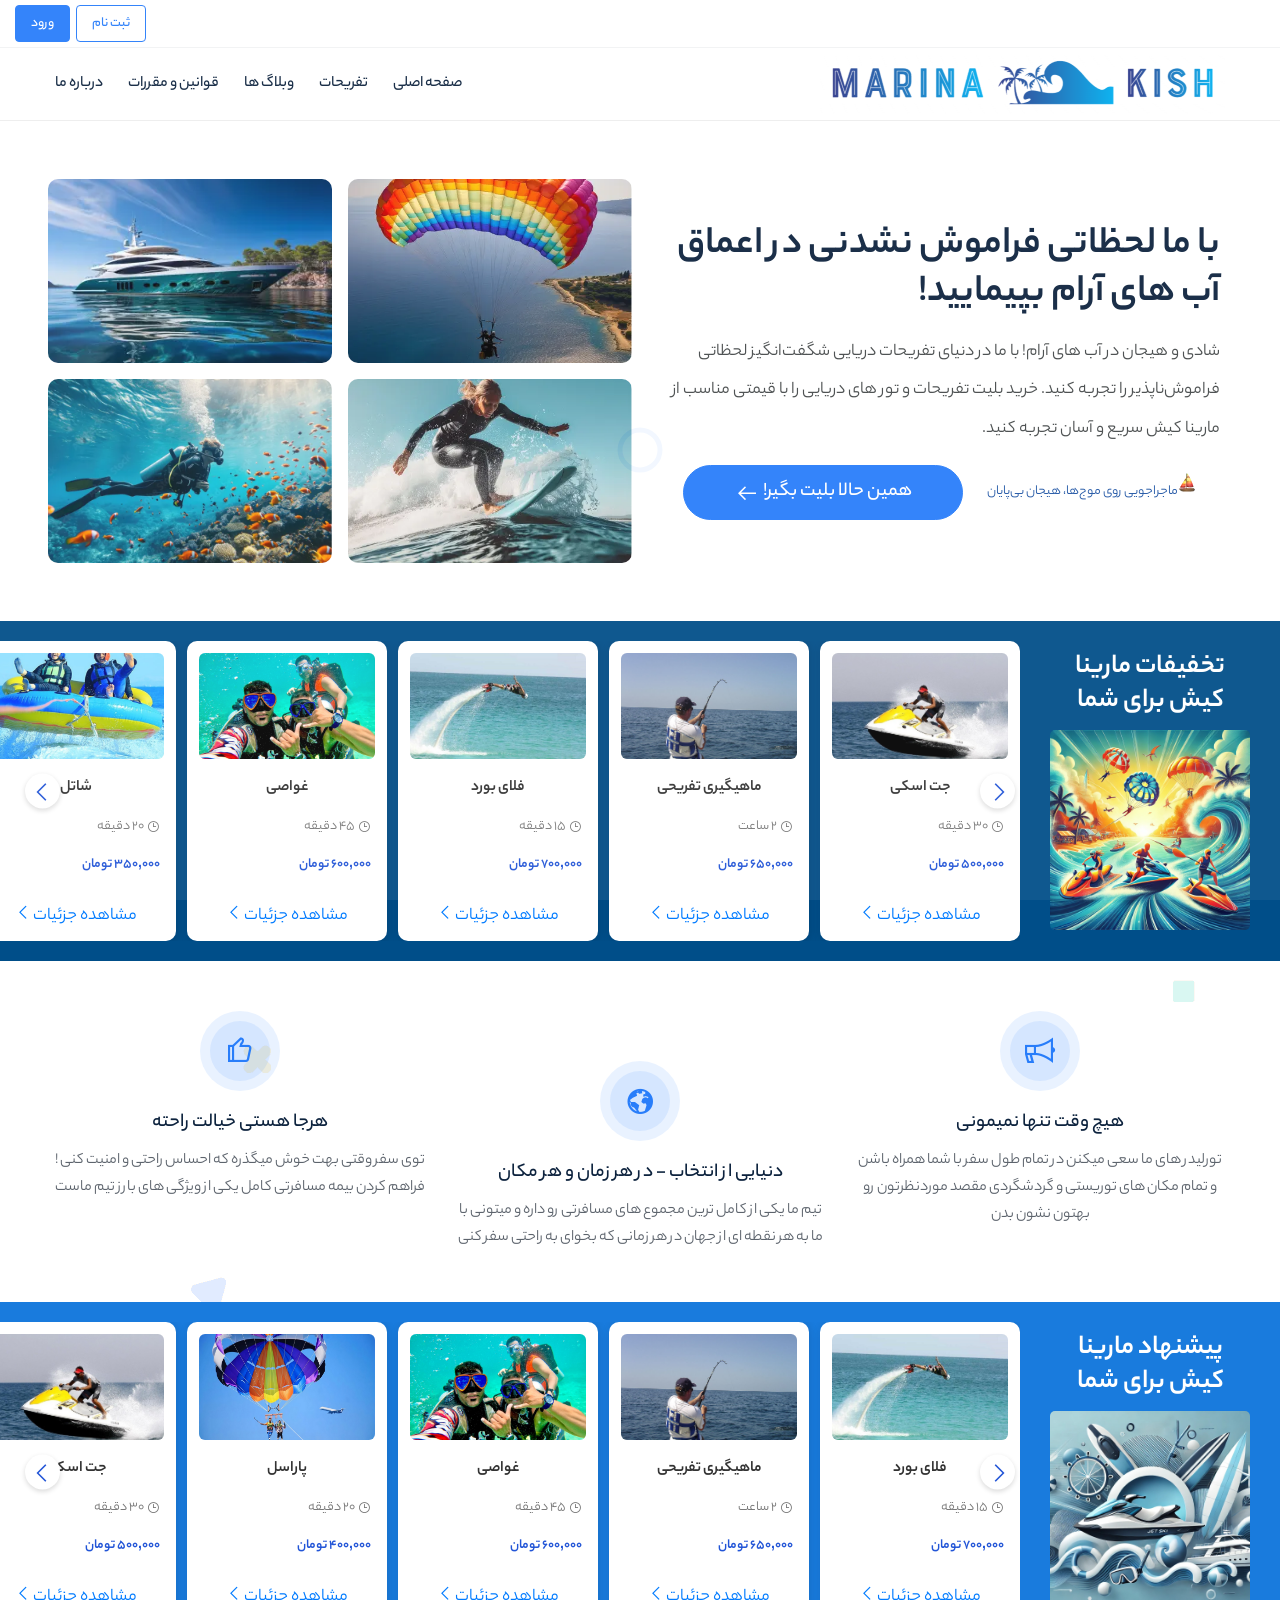
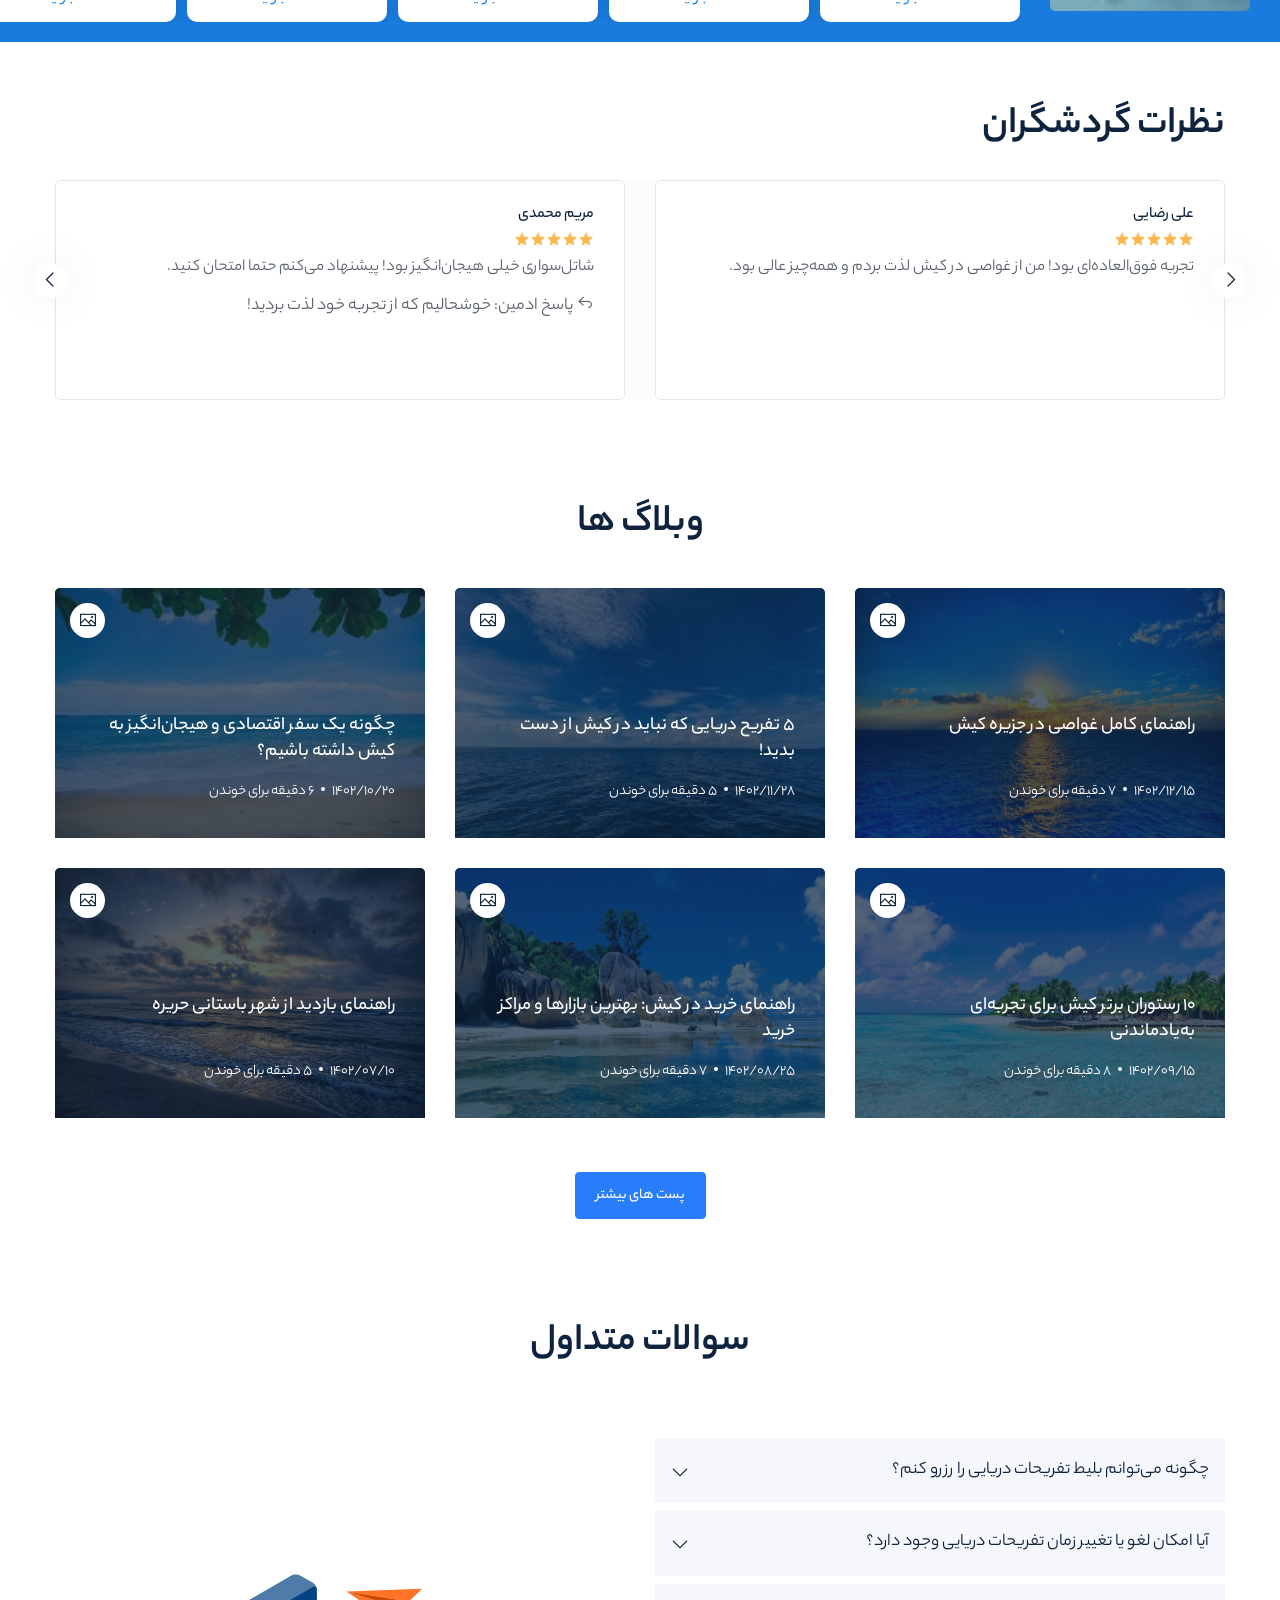
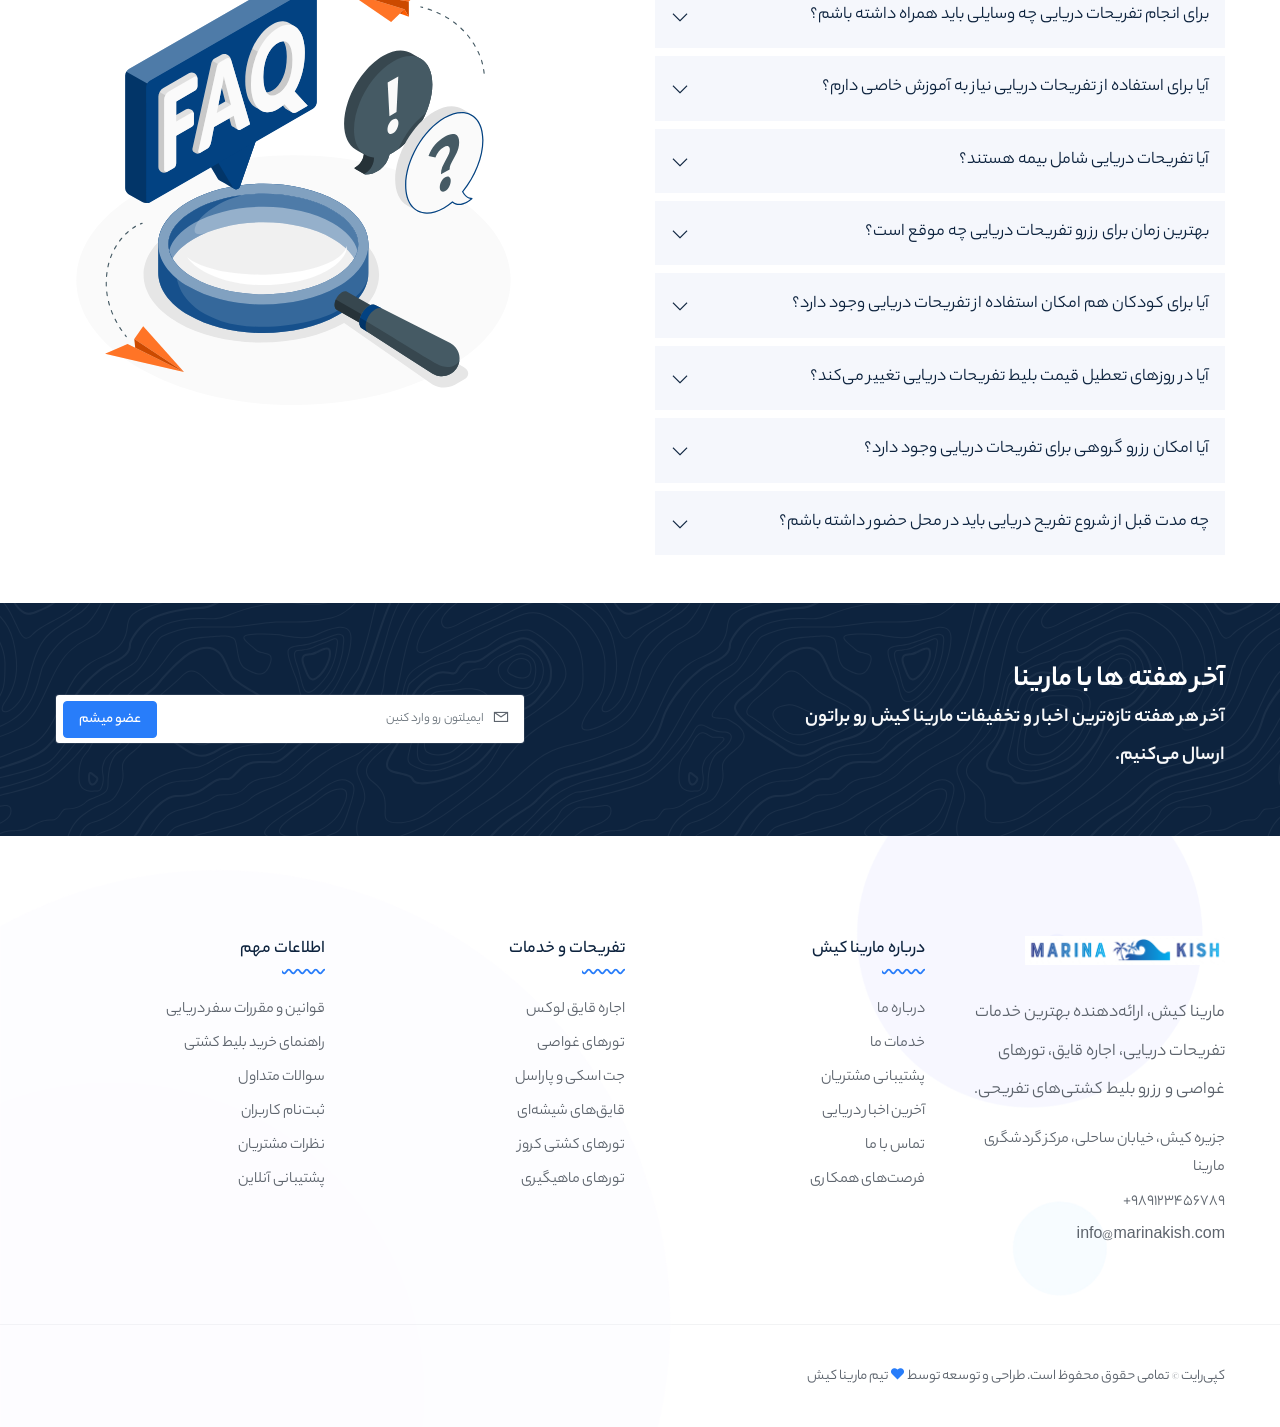
<file: Theme/trizen/trizen-rtl/MohamadReza-Chaghomi-Part/admin-blogs.html>
<!DOCTYPE html>
<html lang="fa" dir="rtl">
<head>
    <meta http-equiv="content-type" content="text/html; charset=utf-8">
    <meta name="author" content="arezohosseini">
    <meta name="viewport" content="width=device-width, initial-scale=1.0">
    <meta http-equiv="X-UA-Compatible" content="ie=edge">
    <title>Trizen</title>
    <!-- Favicon -->
    <link rel="icon" href="images/favicon.png">

    <!-- Google Fonts -->
    <link href="https://fonts.googleapis.com/css2?family=Roboto:wght@100;300;400;500;700;900&amp;display=swap" rel="stylesheet">

    <!-- Template CSS Files -->
    <link rel="stylesheet" href="../css/bootstrap.min.css">
    <link rel="stylesheet" href="../css/bootstrap-rtl.min.css">
    <link rel="stylesheet" href="../css/bootstrap-select.min.css">
    <link rel="stylesheet" href="../css/line-awesome.css">
    <link rel="stylesheet" href="../css/owl.carousel.min.css">
    <link rel="stylesheet" href="../css/owl.theme.default.min.css">
    <link rel="stylesheet" href="../css/jquery.fancybox.min.css">
    <link rel="stylesheet" href="../css/daterangepicker.css">
    <link rel="stylesheet" href="../css/datepicker-theme.css" media="all">
    <link rel="stylesheet" href="../css/animate.min.css">
    <link rel="stylesheet" href="../css/animated-headline.css">
    <link rel="stylesheet" href="../css/jquery-ui.css">
    <link rel="stylesheet" href="../css/jquery.filer.css">
    <link rel="stylesheet" href="../css/flag-icon.min.css">
    <link rel="stylesheet" href="../css/style.css">
    <link rel="stylesheet" href="../css/style-rtl.css">
</head>
<body class="section-bg">
<!-- start cssload-loader -->
<div class="preloader" id="preloader">
    <div class="loader">
        <svg class="spinner" viewBox="0 0 50 50">
            <circle class="path" cx="25" cy="25" r="20" fill="none" stroke-width="5"></circle>
        </svg>
    </div>
</div>
<!-- end cssload-loader -->

<!-- ================================
       START DASHBOARD NAV
================================= -->
<div class="sidebar-nav sidebar--nav">
    <div class="sidebar-nav-body">
        <div class="side-menu-close">
            <i class="la la-times"></i>
        </div><!-- end menu-toggler -->
        <div class="author-content">
            <div class="d-flex align-items-center">
                <div class="author-bio">
                    <h4 class="author__title">Trizen</h4>
                    <span class="author__meta">به پنل ادمین خوشی اومدی</span>
                </div>
            </div>
        </div>
        <div class="sidebar-menu-wrap">
            <ul class="sidebar-menu toggle-menu list-items">
                <li><a href="admin-dashboard.html"><i class="la la-dashboard mr-2 text-color"></i>دشبرد</a></li>
                <li><a href="admin-dashboard-entertainment.html"><i class="la la-smile-o mr-2 text-color-1"></i>تفریحات</a></li>
                <li><a href="admin-dashboard-users.html"><i class="la la-users mr-2 text-color-2"></i>کاربران</a></li>
                <li><a href="admin-dashboard-tickets.html"><i class="la la-ticket mr-2 text-color-3"></i>بلیت</a></li>
                <li><a href="admin-dashboard-reports.html"><i class="la la-bar-chart mr-2 text-color-4"></i>گزارشات</a></li>
                <li><a href="admin-dashboard-reviews.html"><i class="la la-star mr-2 text-color-5"></i>نظرات</a></li>
                <li><a href="admin-dashboard-ticket.html"><i class="la la-envelope mr-2 text-color-6"></i>تیکت ها</a></li>
                <li><a href="admin-dashboard-off-code.html"><i class="la la-percent mr-2 text-color-7"></i>تخفیفات</a></li>
                <li><a href="admin-questions.html"><i class="la la-question-circle mr-2 text-color-8"></i>سوالات متداول</a></li>
                <li><a href="admin-blogs.html"><i class="page-active la la-pencil mr-2 text-color-9"></i>بلاگ ها</a></li>
                <li><a href="admin-rules.html"><i class="la la-gavel mr-2 text-color-10"></i>قوانین و مقررات</a></li>
                <li><a href="admin-dashboard-settings.html"><i class="la la-cog mr-2 text-color-11"></i>تنظیمات</a></li>
                <li><a href="/Theme/trizen/trizen-rtl/nima-part/index.html"><i class="la la-power-off mr-2 text-color-12"></i>خروج</a></li>
            </ul>

        </div><!-- end sidebar-menu-wrap -->
    </div>
</div><!-- end sidebar-nav -->
<!-- ================================
       END DASHBOARD NAV
================================= -->


<!-- ================================
    START DASHBOARD AREA
================================= -->
<section class="dashboard-area">
    <div class="dashboard-nav dashboard--nav">
        <div class="container-fluid">
            <div class="row">
                <div class="col-lg-12">
                    <div class="menu-wrapper">
                        <div class="logo mr-5">
                            <a href="/Theme/trizen/trizen-rtl/nima-part/index.html"><img id="header-logo" src="" alt="logo"></a>
                            <div class="menu-toggler">
                                <i class="la la-bars"></i>
                                <i class="la la-times"></i>
                            </div><!-- end menu-toggler -->
                        </div>
                        <div class="nav-btn ml-auto">
                            <div class="notification-wrap d-flex align-items-center">
                                <div class="notification-item">
                                    <div class="dropdown">
                                        <a href="#" class="dropdown-toggle" id="userDropdownMenu" data-toggle="dropdown" aria-haspopup="true" aria-expanded="false">
                                            <div class="d-flex align-items-center">
                                                <span class="font-size-14 font-weight-bold">ادمین رویال</span>
                                            </div>
                                        </a>
                                        <div class="dropdown-menu dropdown-reveal dropdown-menu-md dropdown-menu-right">
                                            <div class="dropdown-item drop-reveal-header user-reveal-header">
                                                <h6 class="title text-uppercase">خوش اومدی!</h6>
                                            </div>
                                            <div class="list-group drop-reveal-list user-drop-reveal-list">
                                                <a href="admin-dashboard.html" class="list-group-item list-group-item-action">
                                                    <div class="msg-body">
                                                        <div class="msg-content">
                                                            <h3 class="title"><i class="la la-user mr-2"></i>ویرایش پروفایل</h3>
                                                        </div>
                                                    </div><!-- end msg-body -->
                                                </a>
                                                <a href="admin-dashboard-tickets.html" class="list-group-item list-group-item-action">
                                                    <div class="msg-body">
                                                        <div class="msg-content">
                                                            <h3 class="title"><i class="la la-shopping-cart mr-2"></i>سفارشات</h3>
                                                        </div>
                                                    </div><!-- end msg-body -->
                                                </a>
                                                <a href="admin-dashboard-settings.html" class="list-group-item list-group-item-action">
                                                    <div class="msg-body">
                                                        <div class="msg-content">
                                                            <h3 class="title"><i class="la la-gear mr-2"></i>تنظیمات</h3>
                                                        </div>
                                                    </div><!-- end msg-body -->
                                                </a>
                                                <div class="section-block"></div>
                                                <a href="/Theme/trizen/trizen-rtl/nima-part/index.html" class="list-group-item list-group-item-action">
                                                    <div class="msg-body">
                                                        <div class="msg-content">
                                                            <h3 class="title"><i class="la la-power-off mr-2"></i>خروج</h3>
                                                        </div>
                                                    </div><!-- end msg-body -->
                                                </a>
                                            </div>
                                        </div><!-- end dropdown-menu -->
                                    </div>
                                </div><!-- end notification-item -->
                            </div>
                        </div><!-- end nav-btn -->
                    </div><!-- end menu-wrapper -->
                </div><!-- end col-lg-12 -->
            </div><!-- end row -->
        </div><!-- end container-fluid -->
    </div><!-- end dashboard-nav -->
    <div class="dashboard-content-wrap">
        <div class="dashboard-bread dashboard--bread dashboard-bread-2">
            <div class="container-fluid">
                <div class="row align-items-center">
                    <div class="col-lg-6">
                        <div class="breadcrumb-content">
                            <div class="section-heading">
                                <h2 class="sec__title font-size-30 text-white">بلاگ‌ها</h2>
                            </div>
                        </div><!-- end breadcrumb-content -->
                    </div><!-- end col-lg-6 -->
                    <div class="col-lg-6">
                        <div class="breadcrumb-list text-right">
                            <ul class="list-items">
                                <li><a href="/Theme/trizen/trizen-rtl/nima-part/index.html" class="text-white">صفحه اصلی</a></li>
                                <li>بلاگ‌ها</li>
                            </ul>
                        </div><!-- end breadcrumb-list -->
                    </div><!-- end col-lg-6 -->
                </div><!-- end row -->
            </div>
        </div><!-- end dashboard-bread -->
        <div class="dashboard-main-content">
            <div class="container-fluid">
                <div class="row">
                    <div class="col-lg-12">
                        <div class="form-box">
                            <div class="form-title-wrap d-flex justify-content-between align-items-center">
                                <h3 class="title">لیست بلاگ‌ها</h3>
                                <button type="button" class="btn btn-primary" onclick="openAddBlogModal()">افزودن بلاگ</button>                           
    
                            </div>
                            <div class="form-content pb-2">
                                <div class="d-flex justify-content-start mb-3 filter-links">
                                    <a href="admin-blogs.html" class="mx-2 ${window.location.pathname.includes('admin-dashboard-entertainment.html') ? 'active' : ''}">فعال‌ها</a>
                                    <a href="admin-inActive-blogs.html" class="mx-2 ${window.location.pathname.includes('admin-dashboard-entertainment-inactive.html') ? 'active' : ''}">غیرفعال‌ها</a>
                                </div>
                                <div class="blog-container">
                                    <!-- محصولات از طریق جاوااسکریپت در اینجا قرار خواهند گرفت -->
                                </div>
                            </div>
                            </div><!-- end form-box -->
                    </div><!-- end col-lg-12 -->
                </div><!-- end row -->
                <div class="border-top mt-5"></div>
            </div><!-- end container-fluid -->
        </div><!-- end dashboard-main-content -->
    </div><!-- end dashboard-content-wrap -->
</section><!-- end dashboard-area -->
<!-- ================================
    END DASHBOARD AREA
================================= -->


<!-- start scroll top -->
<div id="back-to-top">
    <i class="la la-angle-up" title="برو بالا"></i>
</div>
<!-- end scroll top -->

  <!-- Add Blog Modal -->
  <div class="modal fade" id="addBlogModal" tabindex="-1" role="dialog" aria-labelledby="addBlogModalLabel" aria-hidden="true">
    <div class="modal-dialog modal-dialog-centered" role="document">
        <div class="modal-content">
            <div class="modal-header">
                <h5 class="modal-title" id="addBlogModalLabel">افزودن بلاگ</h5>
                <button type="button" class="close" data-dismiss="modal" aria-label="بستن">
                    <span aria-hidden="true">&times;</span>
                </button>
            </div>
            <div class="modal-body">
                <form id="addBlogForm">
                    <div class="form-group">
                        <label for="blogTitle">عنوان</label>
                        <input type="text" class="form-control" id="blogTitle" required>
                    </div>
                    <div class="form-group">
                        <label for="blogSummary">خلاصه</label>
                        <textarea class="form-control" id="blogSummary" required></textarea>
                    </div>
                    <div class="form-group">
                        <label for="blogContent">محتوا</label>
                        <textarea class="form-control" id="blogContent" required></textarea>
                    </div>
                    <div class="form-group">
                        <label for="blogDurationOfStudy">مدت زمان مطالعه (دقیقه)</label>
                        <input type="number" class="form-control" id="blogDurationOfStudy" required>
                    </div>
                    <button type="submit" class="btn btn-primary">افزودن</button>
                </form>
            </div>
        </div>
    </div>
</div>

<!-- Edit Blog Modal -->
<div class="modal fade" id="editBlogModal" tabindex="-1" role="dialog" aria-labelledby="editBlogModalLabel" aria-hidden="true">
    <div class="modal-dialog modal-dialog-centered" role="document">
        <div class="modal-content">
            <div class="modal-header">
                <h5 class="modal-title" id="editBlogModalLabel">ویرایش بلاگ</h5>
                <button type="button" class="close" data-dismiss="modal" aria-label="بستن">
                    <span aria-hidden="true">&times;</span>
                </button>
            </div>
            <div class="modal-body">
                <form id="editBlogForm">
                    <input type="hidden" id="editBlogId">
                    <div class="form-group">
                        <label for="editTitle">عنوان</label>
                        <input type="text" class="form-control" id="editTitle" required>
                    </div>
                    <div class="form-group">
                        <label for="editSummary">خلاصه</label>
                        <textarea class="form-control" id="editSummary" required></textarea>
                    </div>
                    <div class="form-group">
                        <label for="editContent">محتوا</label>
                        <textarea class="form-control" id="editContent" required></textarea>
                    </div>
                    <div class="form-group">
                        <label for="editDurationOfStudy">مدت زمان مطالعه (دقیقه)</label>
                        <input type="number" class="form-control" id="editDurationOfStudy" required>
                    </div>
                    <button type="submit" class="btn btn-warning">ذخیره</button>
                </form>
            </div>
        </div>
    </div>
</div>

<!-- Confirm Delete Modal -->
<div class="modal fade" id="confirmDeleteModal" tabindex="-1" role="dialog" aria-labelledby="confirmDeleteModalLabel" aria-hidden="true">
    <div class="modal-dialog modal-dialog-centered" role="document">
        <div class="modal-content">
            <div class="modal-header">
                <h5 class="modal-title" id="confirmDeleteModalLabel">حذف بلاگ</h5>
                <button type="button" class="close" data-dismiss="modal" aria-label="بستن">
                    <span aria-hidden="true">&times;</span>
                </button>
            </div>
            <div class="modal-body">
                آیا مطمئن هستید که می‌خواهید این بلاگ را حذف کنید؟
            </div>
            <div class="modal-footer">
                <button type="button" class="btn btn-secondary" data-dismiss="modal">لغو</button>
                <button type="button" class="btn btn-danger" id="confirmDeleteButton">حذف</button>
            </div>
        </div>
    </div>
</div>

<!-- Response Modal -->
<div class="modal fade" id="responseModal" tabindex="-1" role="dialog" aria-labelledby="responseModalLabel" aria-hidden="true">
    <div class="modal-dialog modal-dialog-centered" role="document">
        <div class="modal-content">
            <div class="modal-header">
                <h5 class="modal-title" id="responseModalLabel">پیام</h5>
                <button type="button" class="close" data-dismiss="modal" aria-label="بستن">
                    <span aria-hidden="true">&times;</span>
                </button>
            </div>
            <div class="modal-body" id="responseModalBody">
                <!-- پیام‌ها اینجا نمایش داده می‌شوند -->
            </div>
            <div class="modal-footer">
                <button type="button" class="btn btn-secondary" data-dismiss="modal">بستن</button>
            </div>
        </div>
    </div>
</div>


<!-- Restore Product Modal -->
<div class="modal fade" id="restoreBlogModal" tabindex="-1" role="dialog" aria-labelledby="restoreBlogModalLabel" aria-hidden="true">
    <div class="modal-dialog" role="document">
        <div class="modal-content">
            <div class="modal-header">
                <h5 class="modal-title" id="restoreBlogModalLabel">بازگردانی بلاگ</h5>
                <button type="button" class="close" data-dismiss="modal" aria-label="بستن">
                    <span aria-hidden="true">&times;</span>
                </button>
            </div>
            <div class="modal-body">
                آیا مطمئن هستید که می‌خواهید این بلاگ را بازگردانی کنید؟
            </div>
            <div class="modal-footer">
                <button type="button" class="btn btn-secondary" data-dismiss="modal">لغو</button>
                <button type="button" class="btn btn-success" id="confirmRestoreButton">بازگردانی</button>
            </div>
        </div>
    </div>
</div>


<!-- Edit Blog Image Modal -->
<div class="modal fade" id="editBlogImageModal" tabindex="-1" role="dialog" aria-labelledby="editBlogImageModalLabel" aria-hidden="true">
    <div class="modal-dialog modal-dialog-centered" role="document">
        <div class="modal-content">
            <div class="modal-header">
                <h5 class="modal-title" id="editBlogImageModalLabel">ویرایش عکس بلاگ</h5>
                <button type="button" class="close" data-dismiss="modal" aria-label="بستن">
                    <span aria-hidden="true">&times;</span>
                </button>
            </div>
            <div class="modal-body">
                <form id="editBlogImageForm">
                    <input type="file" id="blogImageInput" name="image" accept="image/*" class="form-control">
                    <button type="submit" class="btn btn-info mt-3">ذخیره</button>
                </form>
            </div>
        </div>
    </div>
</div>

<!-- Template JS Files -->
<script src="../js/jquery-3.4.1.min.js"></script>
<script src="../js/jquery-ui.js"></script>
<script src="../js/popper.min.js"></script>
<script src="../js/bootstrap.min.js"></script>
<script src="../js/bootstrap-select.min.js"></script>
<script src="../js/moment.min.js"></script>
<script src="../js/moment-jalaali.js"></script>
<script src="../js/daterangepicker-fa-ex.js"></script>
<script src="../js/owl.carousel.min.js"></script>
<script src="../js/jquery.fancybox.min.js"></script>
<script src="../js/jquery.countTo.min.js"></script>
<script src="../js/animated-headline.js"></script>
<script src="../js/jquery.filer.min.js"></script>
<script src="../js/jquery.ripples-min.js"></script>
<script src="../js/main-rtl.js"></script>
<script src="../MohamadReza-Chaghomi-Part/js-part/getblogs.js"></script>
<script src="../MohamadReza-Chaghomi-Part/js-part/loadLogo.js"></script>

</body>
</html>
</file>
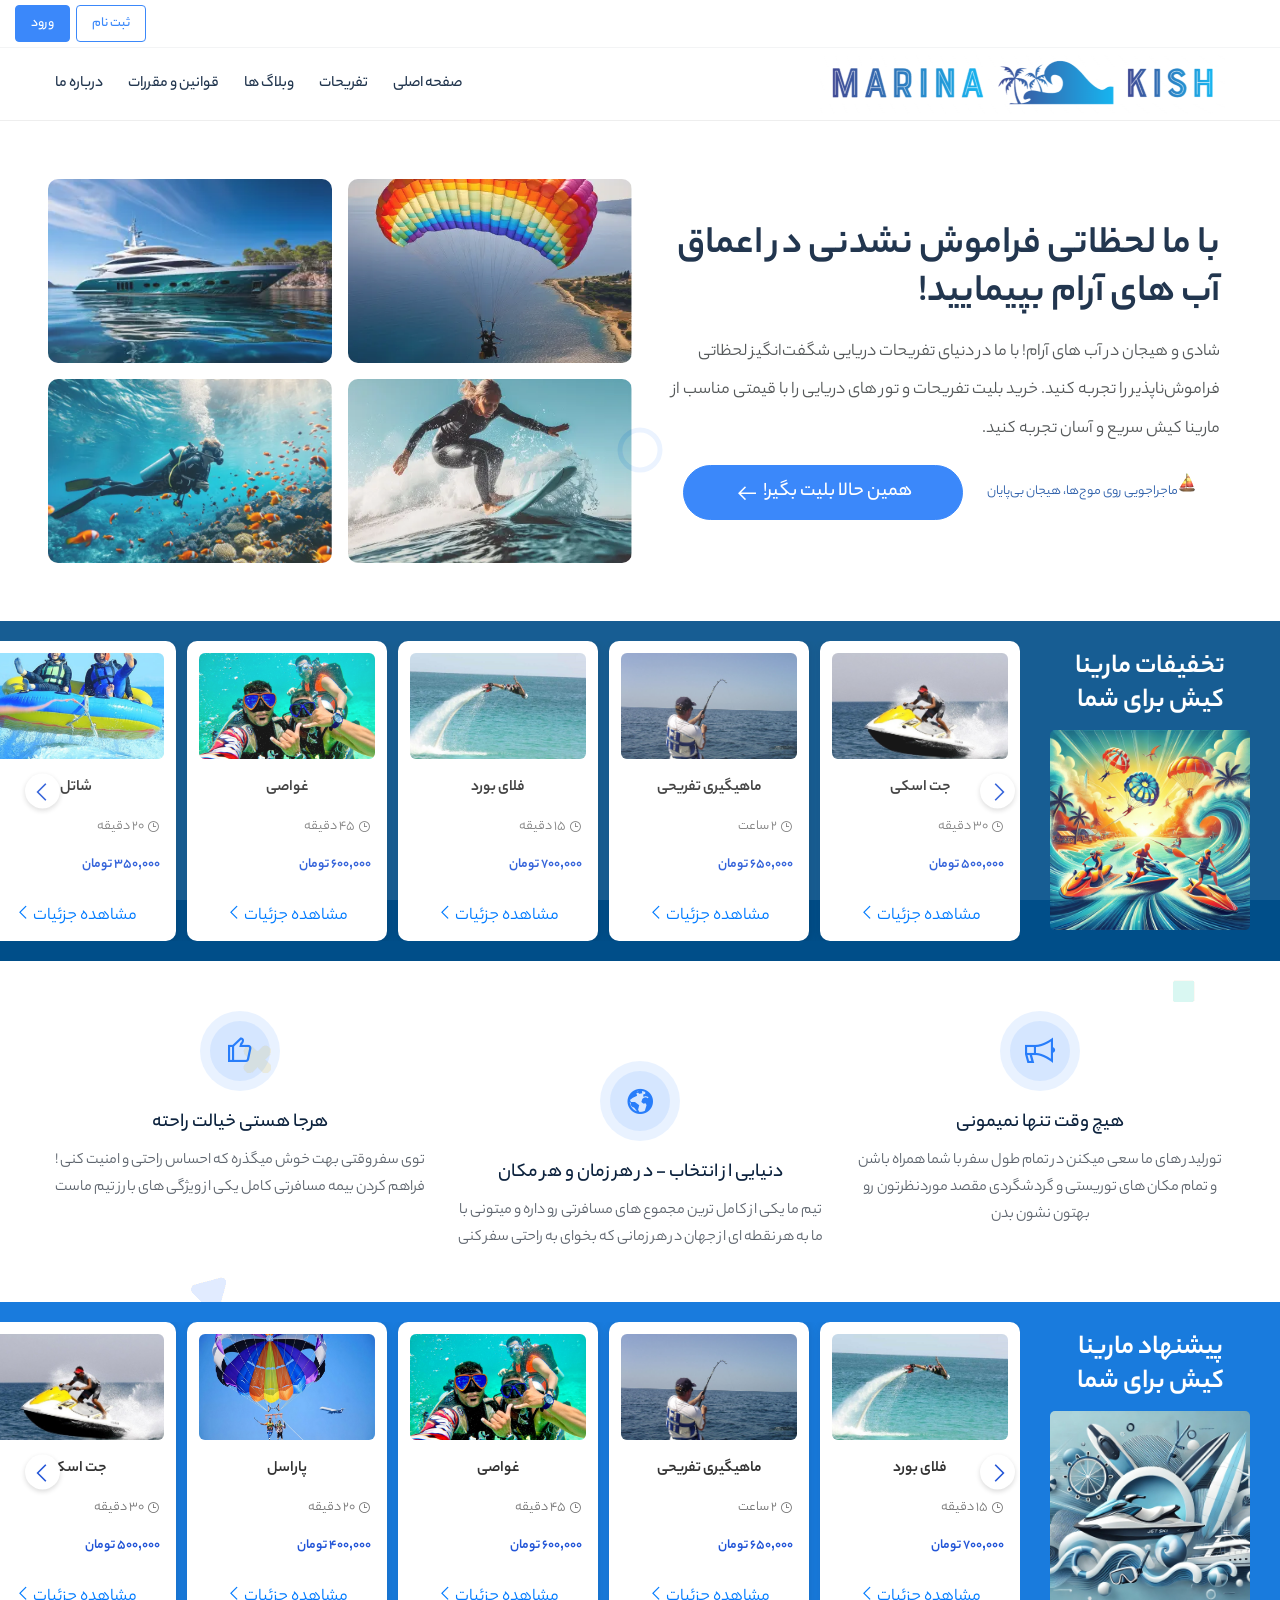
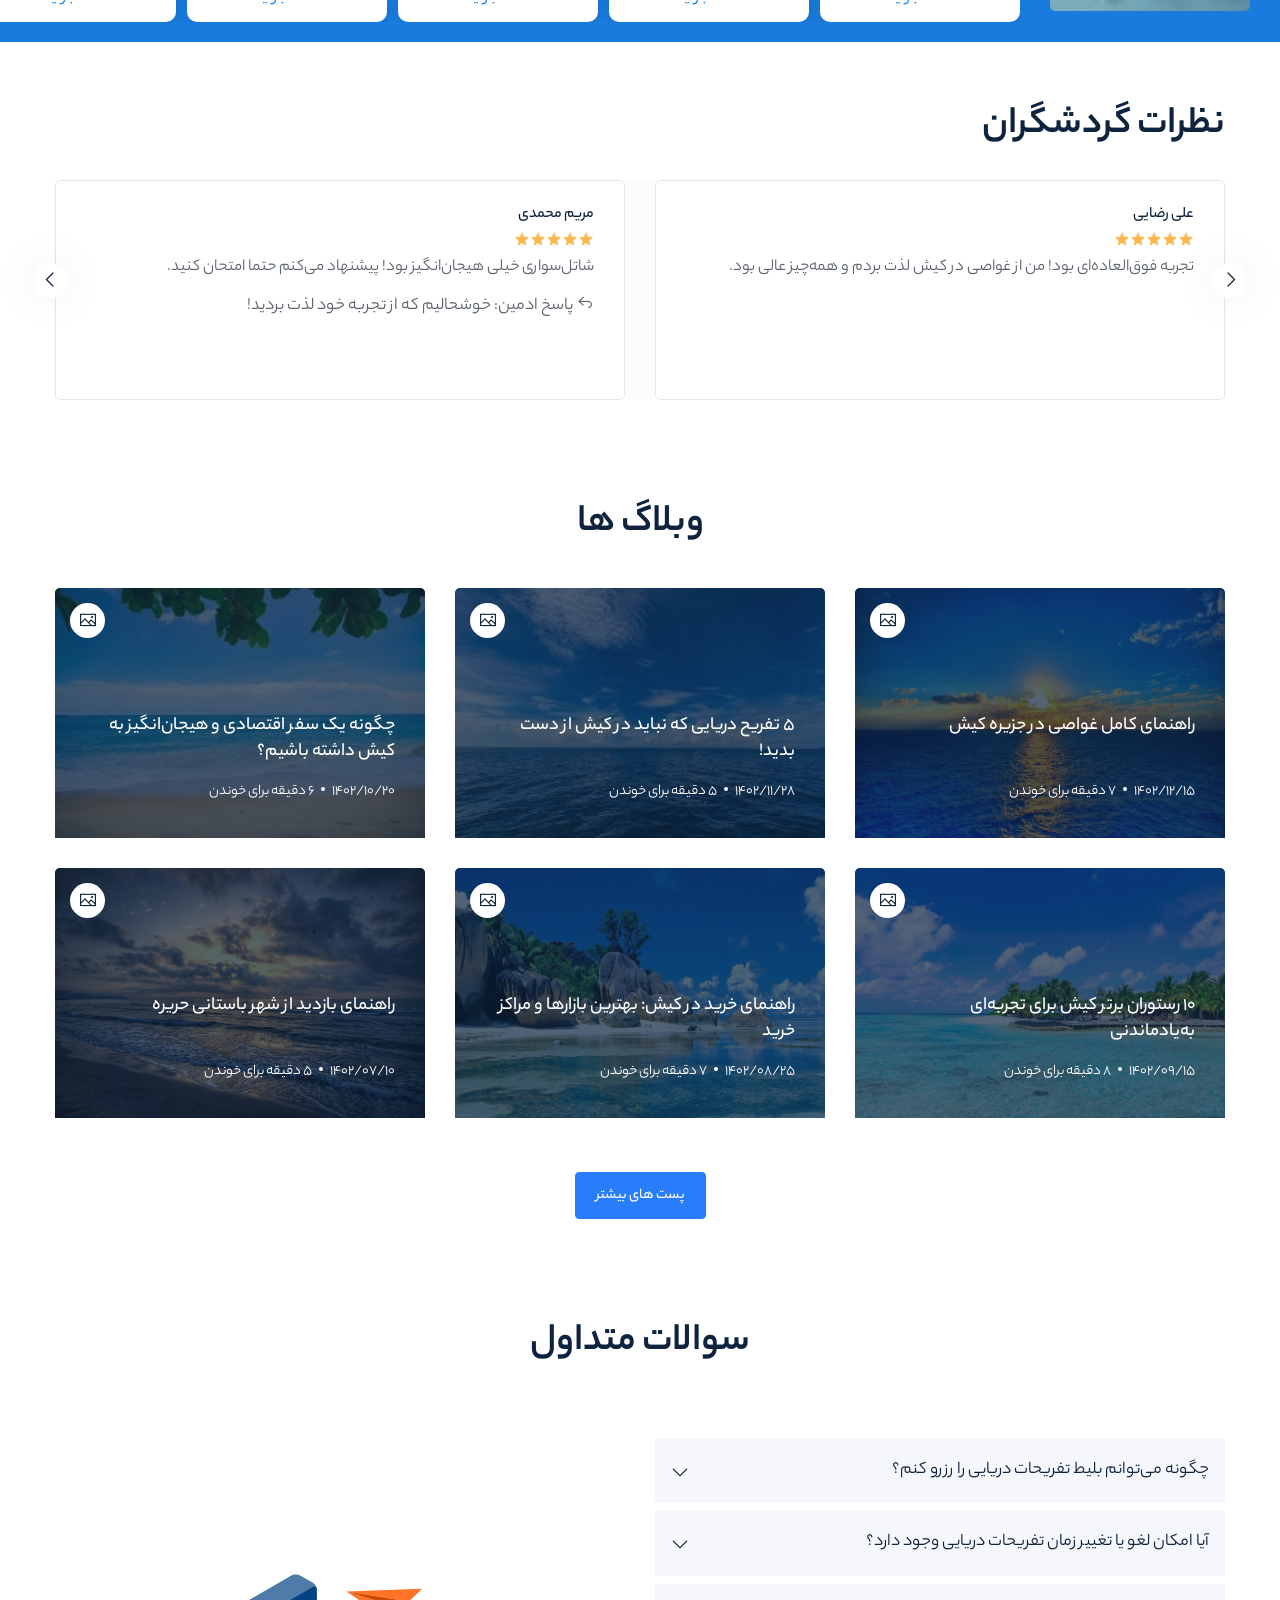
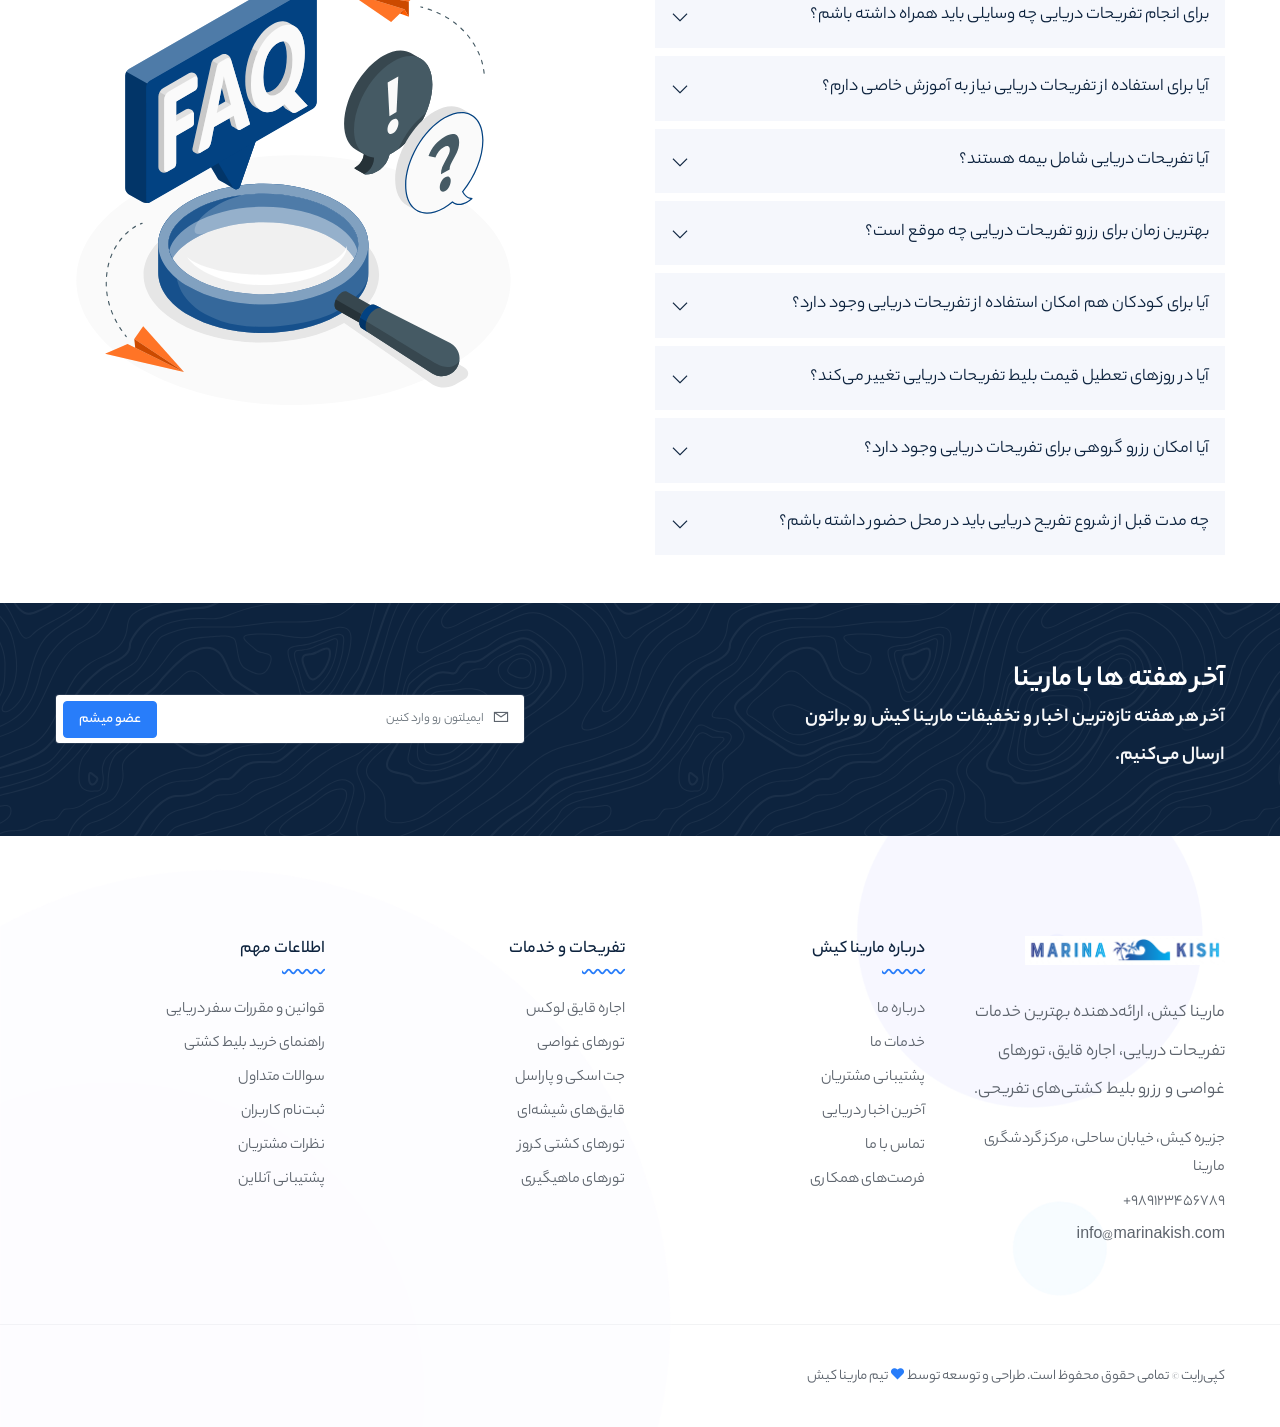
<file: Theme/trizen/trizen-rtl/MohamadReza-Chaghomi-Part/admin-dashboard-entertainment-active.html>
<!DOCTYPE html>
<html lang="fa" dir="rtl">
<head>
    <meta http-equiv="content-type" content="text/html; charset=utf-8">
    <meta name="author" content="arezohosseini">
    <meta name="viewport" content="width=device-width, initial-scale=1.0">
    <meta http-equiv="X-UA-Compatible" content="ie=edge">
    <title>Trizen</title>
    <!-- Favicon -->
    <link rel="icon" href="images/favicon.png">

    <!-- Google Fonts -->
    <link href="https://fonts.googleapis.com/css2?family=Roboto:wght@100;300;400;500;700;900&amp;display=swap" rel="stylesheet">

    <!-- Template CSS Files -->
    <link rel="stylesheet" href="../css/bootstrap.min.css">
    <link rel="stylesheet" href="../css/bootstrap-rtl.min.css">
    <link rel="stylesheet" href="../css/bootstrap-select.min.css">
    <link rel="stylesheet" href="../css/line-awesome.css">
    <link rel="stylesheet" href="../css/owl.carousel.min.css">
    <link rel="stylesheet" href="../css/owl.theme.default.min.css">
    <link rel="stylesheet" href="../css/jquery.fancybox.min.css">
    <link rel="stylesheet" href="../css/daterangepicker.css">
    <link rel="stylesheet" href="../css/datepicker-theme.css" media="all">
    <link rel="stylesheet" href="../css/animate.min.css">
    <link rel="stylesheet" href="../css/animated-headline.css">
    <link rel="stylesheet" href="../css/jquery-ui.css">
    <link rel="stylesheet" href="../css/jquery.filer.css">
    <link rel="stylesheet" href="../css/flag-icon.min.css">
    <link rel="stylesheet" href="../css/style.css">
    <link rel="stylesheet" href="../css/style-rtl.css">
</head>
<body class="section-bg">
<!-- start cssload-loader -->
<div class="preloader" id="preloader">
    <div class="loader">
        <svg class="spinner" viewBox="0 0 50 50">
            <circle class="path" cx="25" cy="25" r="20" fill="none" stroke-width="5"></circle>
        </svg>
    </div>
</div>
<!-- end cssload-loader -->

<!-- ================================
    START DASHBOARD NAV
================================= -->
<div class="sidebar-nav sidebar--nav">
    <div class="sidebar-nav-body">
        <div class="side-menu-close">
            <i class="la la-times"></i>
        </div><!-- end menu-toggler -->
        <div class="author-content">
            <div class="d-flex align-items-center">
                <div class="author-bio">
                    <h4 class="author__title">Trizen</h4>
                    <span class="author__meta">به پنل ادمین خوشی اومدی</span>
                </div>
            </div>
        </div>
        <div class="sidebar-menu-wrap">
            <ul class="sidebar-menu toggle-menu list-items">
                <li><a href="admin-dashboard.html"><i class="la la-dashboard mr-2 text-color"></i>دشبرد</a></li>
                <li><a href="admin-dashboard-entertainment.html"><i class="page-active la-smile-o mr-2 text-color-1"></i>تفریحات</a></li>
                <li><a href="admin-dashboard-users.html"><i class="la la-users mr-2 text-color-2"></i>کاربران</a></li>
                <li><a href="admin-dashboard-tickets.html"><i class="la la-ticket mr-2 text-color-3"></i>بلیت</a></li>
                <li><a href="admin-dashboard-reports.html"><i class="la la-bar-chart mr-2 text-color-4"></i>گزارشات</a></li>
                <li><a href="admin-dashboard-reviews.html"><i class="la la-star mr-2 text-color-5"></i>نظرات</a></li>
                <li><a href="admin-dashboard-ticket.html"><i class="la la-envelope mr-2 text-color-6"></i>تیکت ها</a></li>
                <li><a href="admin-dashboard-off-code.html"><i class="la la-percent mr-2 text-color-7"></i>تخفیفات</a></li>
                <li><a href="admin-questions.html"><i class="la la-question-circle mr-2 text-color-8"></i>سوالات متداول</a></li>
                <li><a href="admin-blogs.html"><i class="la la-pencil mr-2 text-color-9"></i>بلاگ ها</a></li>
                <li><a href="admin-rules.html"><i class="la la-gavel mr-2 text-color-10"></i>قوانین و مقررات</a></li>
                <li><a href="admin-dashboard-settings.html"><i class="la la-cog mr-2 text-color-11"></i>تنظیمات</a></li>
                <li><a href="/Theme/trizen/trizen-rtl/nima-part/index.html"><i class="la la-power-off mr-2 text-color-12"></i>خروج</a></li>
            </ul>
        </div><!-- end sidebar-menu-wrap -->
    </div>
</div><!-- end sidebar-nav -->
<!-- ================================
       END DASHBOARD NAV
================================= -->

<!-- ================================
    START DASHBOARD AREA
================================= -->
<section class="dashboard-area">
    <div class="dashboard-nav dashboard--nav">
        <div class="container-fluid">
            <div class="row">
                <div class="col-lg-12">
                    <div class="menu-wrapper">
                        <div class="logo mr-5">
                            <a href="/Theme/trizen/trizen-rtl/nima-part/index.html"><img id="header-logo" src="" alt="logo"></a>
                            <div class="menu-toggler">
                                <i class="la la-bars"></i>
                                <i class="la la-times"></i>
                            </div><!-- end menu-toggler -->
                        </div>
                        <div class="nav-btn ml-auto">
                            <div class="notification-wrap d-flex align-items-center">
                                <div class="notification-item">
                                    <div class="dropdown">
                                        <a href="#" class="dropdown-toggle" id="userDropdownMenu" data-toggle="dropdown" aria-haspopup="true" aria-expanded="false">
                                            <div class="d-flex align-items-center">
                                                <span class="font-size-14 font-weight-bold">ادمین رویال</span>
                                            </div>
                                        </a>
                                        <div class="dropdown-menu dropdown-reveal dropdown-menu-md dropdown-menu-right">
                                            <div class="dropdown-item drop-reveal-header user-reveal-header">
                                                <h6 class="title text-uppercase">خوش اومدی!</h6>
                                            </div>
                                            <div class="list-group drop-reveal-list user-drop-reveal-list">
                                                <a href="admin-dashboard.html" class="list-group-item list-group-item-action">
                                                    <div class="msg-body">
                                                        <div class="msg-content">
                                                            <h3 class="title"><i class="la la-user mr-2"></i>ویرایش پروفایل</h3>
                                                        </div>
                                                    </div><!-- end msg-body -->
                                                </a>
                                                <a href="admin-dashboard-tickets.html" class="list-group-item list-group-item-action">
                                                    <div class="msg-body">
                                                        <div class="msg-content">
                                                            <h3 class="title"><i class="la la-shopping-cart mr-2"></i>سفارشات</h3>
                                                        </div>
                                                    </div><!-- end msg-body -->
                                                </a>
                                                <a href="admin-dashboard-settings.html" class="list-group-item list-group-item-action">
                                                    <div class="msg-body">
                                                        <div class="msg-content">
                                                            <h3 class="title"><i class="la la-gear mr-2"></i>تنظیمات</h3>
                                                        </div>
                                                    </div><!-- end msg-body -->
                                                </a>
                                                <div class="section-block"></div>
                                                <a href="/Theme/trizen/trizen-rtl/nima-part/index.html" class="list-group-item list-group-item-action">
                                                    <div class="msg-body">
                                                        <div class="msg-content">
                                                            <h3 class="title"><i class="la la-power-off mr-2"></i>خروج</h3>
                                                        </div>
                                                    </div><!-- end msg-body -->
                                                </a>
                                            </div>
                                        </div><!-- end dropdown-menu -->
                                    </div>
                                </div><!-- end notification-item -->
                            </div>
                        </div><!-- end nav-btn -->
                    </div><!-- end menu-wrapper -->
                </div><!-- end col-lg-12 -->
            </div><!-- end row -->
        </div><!-- end container-fluid -->
    </div><!-- end dashboard-nav -->
    <div class="dashboard-content-wrap">
        <div class="dashboard-bread dashboard--bread dashboard-bread-2">
            <div class="container-fluid">
                <div class="row align-items-center">
                    <div class="col-lg-6">
                        <div class="breadcrumb-content">
                            <div class="section-heading">
                                <h2 class="sec__title font-size-30 text-white">تفریحات</h2>
                            </div>
                        </div><!-- end breadcrumb-content -->
                    </div><!-- end col-lg-6 -->
                    <div class="col-lg-6">
                        <div class="breadcrumb-list text-right">
                            <ul class="list-items">
                                <li><a href="/Theme/trizen/trizen-rtl/nima-part/index.html" class="text-white">صفحه اصلی</a></li>
                                <li>تفریحات</li>
                            </ul>
                        </div><!-- end breadcrumb-list -->
                    </div><!-- end col-lg-6 -->
                </div><!-- end row -->
            </div>
        </div><!-- end dashboard-bread -->
        <div class="dashboard-main-content">
            <div class="container-fluid">
                <div class="row">
                    <div class="col-lg-12">
                        <div class="form-box">
                            <div class="form-title-wrap">
                                <div class="d-flex align-items-center justify-content-between">
                                    <h3 class="title">نتایج تفریحات</h3>
                                    <button class="theme-btn theme-btn-small" onclick="openAddProductModal()">افزودن تفریح</button>
                                </div>
                            </div>
                            <div class="form-content pb-2">
                                <div class="d-flex justify-content-start mb-3 filter-links">
                                    <a href="admin-dashboard-entertainment.html" class="mx-2 ${window.location.pathname.includes('admin-dashboard-entertainment.html') ? 'active' : ''}">فعال‌ها و غیرفعال‌ها</a>
                                    <a href="admin-dashboard-entertainment-active.html" class="page-active mx-2 ${window.location.pathname.includes('admin-dashboard-entertainment-active.html') ? 'active' : ''}">فعال‌ها</a>
                                    <a href="admin-dashboard-entertainment-inActive.html" class="mx-2 ${window.location.pathname.includes('admin-dashboard-entertainment-inactive.html') ? 'active' : ''}">غیرفعال‌ها</a>
                                </div>
                                <div class="product-container">
                                    <!-- محصولات از طریق جاوااسکریپت در اینجا قرار خواهند گرفت -->
                                </div>
                            </div>
                        </div><!-- end form-box -->
                    </div><!-- end col-lg-12 -->
                </div><!-- end row -->
                <div class="border-top mt-5"></div>
            </div><!-- end container-fluid -->
        </div><!-- end dashboard-main-content -->
    </div><!-- end dashboard-content-wrap -->
</section><!-- end dashboard-area -->
<!-- ================================
    END DASHBOARD AREA
================================= -->

<!-- start scroll top -->
<div id="back-to-top">
    <i class="la la-angle-up" title="برو بالا"></i>
</div>
<!-- end scroll top -->

<!-- Add Product Modal -->
<div class="modal fade" id="addProductModal" tabindex="-1" role="dialog" aria-labelledby="addProductModalLabel" aria-hidden="true">
    <div class="modal-dialog modal-dialog-centered" role="document">
        <div class="modal-content">
            <div class="modal-header">
                <h5 class="modal-title" id="addProductModalLabel">افزودن تفریح</h5>
                <button type="button" class="close" data-dismiss="modal" aria-label="Close">
                    <span aria-hidden="true">&times;</span>
                </button>
            </div>
            <div class="modal-body">
                <form id="addProductForm">
                    <div class="form-group">
                        <label for="productName">نام</label>
                        <input type="text" class="form-control" id="productName" required>
                    </div>
                    <div class="form-group">
                        <label for="productPrice">قیمت</label>
                        <input type="number" class="form-control" id="productPrice" required>
                    </div>
                    <div class="form-group">
                        <label for="productTime">زمان</label>
                        <input type="number" class="form-control" id="productTime" required>
                    </div>
                    <div class="form-group">
                        <label for="productAgeLimited">محدودیت سنی</label>
                        <input type="number" class="form-control" id="productAgeLimited" required>
                    </div>
                    <div class="form-group">
                        <label for="productTotal">تعداد کل</label>
                        <input type="number" class="form-control" id="productTotal" required>
                    </div>
                    <div class="form-group">
                        <label for="productPending">تعداد در انتظار</label>
                        <input type="number" class="form-control" id="productPending" required>
                    </div>
                    <div class="form-group">
                        <label for="productDescription">توضیحات</label>
                        <textarea class="form-control" id="productDescription" rows="3" required></textarea>
                    </div>
                    <div class="form-group">
                        <label for="productTip">نکته</label>
                        <textarea class="form-control" id="productTip" rows="2" required></textarea>
                    </div>
                    <div class="form-group">
                        <label for="productOffSuggestion">پیشنهاد تخفیف</label>
                        <select class="form-control" id="productOffSuggestion">
                            <option value="no">خیر</option>
                            <option value="yes">بله</option>
                        </select>
                    </div>
                    <div class="form-group">
                        <label for="productOffPercent">درصد تخفیف</label>
                        <input type="number" class="form-control" id="productOffPercent" required>
                    </div>
                    <div class="form-group">
                        <label for="productMarinaSuggestion">پیشنهاد مارینا</label>
                        <select class="form-control" id="productMarinaSuggestion">
                            <option value="no">خیر</option>
                            <option value="yes">بله</option>
                        </select>
                    </div>
                    <div class="form-group">
                        <label for="productStartedAt">زمان شروع</label>
                        <input type="time" class="form-control" id="productStartedAt" required>
                    </div>
                    <div class="form-group">
                        <label for="productEndedAt">زمان پایان</label>
                        <input type="time" class="form-control" id="productEndedAt" required>
                    </div>
                    <button type="submit" class="btn btn-primary">ذخیره</button>
                </form>
            </div>
        </div>
    </div>
</div>

<!-- Edit Product Modal -->
<div class="modal fade" id="editProductModal" tabindex="-1" role="dialog" aria-labelledby="editProductModalLabel" aria-hidden="true">
    <div class="modal-dialog modal-dialog-centered" role="document">
        <div class="modal-content">
            <div class="modal-header">
                <h5 class="modal-title" id="editProductModalLabel">ویرایش تفریح</h5>
                <button type="button" class="close" data-dismiss="modal" aria-label="Close">
                    <span aria-hidden="true">&times;</span>
                </button>
            </div>
            <div class="modal-body">
                <form id="editProductForm">
                    <input type="hidden" id="editProductId">
                    <div class="form-group">
                        <label for="editProductName">نام</label>
                        <input type="text" class="form-control" id="editProductName" required>
                    </div>
                    <div class="form-group">
                        <label for="editProductPrice">قیمت</label>
                        <input type="number" class="form-control" id="editProductPrice" required>
                    </div>
                    <div class="form-group">
                        <label for="editProductTime">زمان</label>
                        <input type="number" class="form-control" id="editProductTime" required>
                    </div>
                    <div class="form-group">
                        <label for="editProductAgeLimited">محدودیت سنی</label>
                        <input type="number" class="form-control" id="editProductAgeLimited" required>
                    </div>
                    <div class="form-group">
                        <label for="editProductTotal">تعداد کل</label>
                        <input type="number" class="form-control" id="editProductTotal" required>
                    </div>
                    <div class="form-group">
                        <label for="editProductPending">تعداد در انتظار</label>
                        <input type="number" class="form-control" id="editProductPending" required>
                    </div>
                    <div class="form-group">
                        <label for="editProductDescription">توضیحات</label>
                        <textarea class="form-control" id="editProductDescription" rows="3" required></textarea>
                    </div>
                    <div class="form-group">
                        <label for="editProductTip">نکته</label>
                        <textarea class="form-control" id="editProductTip" rows="2" required></textarea>
                    </div>
                    <div class="form-group">
                        <label for="editProductOffSuggestion">پیشنهاد تخفیف</label>
                        <select class="form-control" id="editProductOffSuggestion">
                            <option value="no">خیر</option>
                            <option value="yes">بله</option>
                        </select>
                    </div>
                    <div class="form-group">
                        <label for="editProductOffPercent">درصد تخفیف</label>
                        <input type="number" class="form-control" id="editProductOffPercent" required>
                    </div>
                    <div class="form-group">
                        <label for="editProductMarinaSuggestion">پیشنهاد مارینا</label>
                        <select class="form-control" id="editProductMarinaSuggestion">
                            <option value="no">خیر</option>
                            <option value="yes">بله</option>
                        </select>
                    </div>
                    <div class="form-group">
                        <label for="editProductStartedAt">زمان شروع</label>
                        <input type="time" class="form-control" id="editProductStartedAt" required>
                    </div>
                    <div class="form-group">
                        <label for="editProductEndedAt">زمان پایان</label>
                        <input type="time" class="form-control" id="editProductEndedAt" required>
                    </div>
                    <button type="submit" class="btn btn-warning">ذخیره</button>
                </form>
            </div>
        </div>
    </div>
</div>
<!-- Response Modal -->
<div class="modal fade" id="responseModal" tabindex="-1" role="dialog" aria-labelledby="responseModalLabel" aria-hidden="true">
    <div class="modal-dialog modal-dialog-centered" role="document">
        <div class="modal-content">
            <div class="modal-header">
                <h5 class="modal-title" id="responseModalLabel">پیام سیستم</h5>
                <button type="button" class="close" data-dismiss="modal" aria-label="Close">
                    <span aria-hidden="true">&times;</span>
                </button>
            </div>
            <div class="modal-body" id="responseModalBody">
                <!-- پیام موفقیت یا خطا -->
            </div>
            <div class="modal-footer">
                <button type="button" class="btn btn-secondary" data-dismiss="modal">بستن</button>
            </div>
        </div>
    </div>
</div>

<!-- Delete Confirmation Modal -->
<div class="modal fade" id="deleteProductModal" tabindex="-1" role="dialog" aria-labelledby="deleteProductModalLabel" aria-hidden="true">
    <div class="modal-dialog modal-dialog-centered" role="document">
        <div class="modal-content">
            <div class="modal-header">
                <h5 class="modal-title" id="deleteProductModalLabel">حذف محصول</h5>
                <button type="button" class="close" data-dismiss="modal" aria-label="Close">
                    <span aria-hidden="true">&times;</span>
                </button>
            </div>
            <div class="modal-body">
                آیا مطمئن هستید که می‌خواهید این محصول را حذف کنید؟
            </div>
            <div class="modal-footer">
                <button type="button" class="btn btn-secondary" data-dismiss="modal">لغو</button>
                <button type="button" class="btn btn-danger" id="confirmDeleteButton">حذف</button>
            </div>
        </div>
    </div>
</div>

<!-- Edit Product Image Modal -->
<div class="modal fade" id="editProductImageModal" tabindex="-1" role="dialog" aria-labelledby="editProductImageModalLabel" aria-hidden="true">
    <div class="modal-dialog modal-dialog-centered" role="document">
        <div class="modal-content">
            <div class="modal-header">
                <h5 class="modal-title" id="editProductImageModalLabel">ویرایش عکس محصول</h5>
                <button type="button" class="close" data-dismiss="modal" aria-label="بستن">
                    <span aria-hidden="true">&times;</span>
                </button>
            </div>
            <div class="modal-body">
                <form id="editProductImageForm">
                    <input type="file" id="productImageInput" name="image" accept="image/*" class="form-control">
                    <button type="submit" class="btn btn-info mt-3">ذخیره</button>
                </form>
            </div>
        </div>
    </div>
</div>

<!-- Template JS Files -->
<script src="../js/jquery-3.4.1.min.js"></script>
<script src="../js/jquery-ui.js"></script>
<script src="../js/popper.min.js"></script>
<script src="../js/bootstrap.min.js"></script>
<script src="../js/bootstrap-select.min.js"></script>
<script src="../js/moment.min.js"></script>
<script src="../js/moment-jalaali.js"></script>
<script src="../js/daterangepicker-fa-ex.js"></script>
<script src="../js/owl.carousel.min.js"></script>
<script src="../js/jquery.fancybox.min.js"></script>
<script src="../js/jquery.countTo.min.js"></script>
<script src="../js/animated-headline.js"></script>
<script src="../js/jquery.filer.min.js"></script>
<script src="../js/jquery.ripples-min.js"></script>
<script src="../js/main-rtl.js"></script>
<script src="../MohamadReza-Chaghomi-Part/js-part/loadLogo.js"></script>
<script src="../MohamadReza-Chaghomi-Part/js-part/getActiveProducts.js"></script>

</body>
</html>
</file>
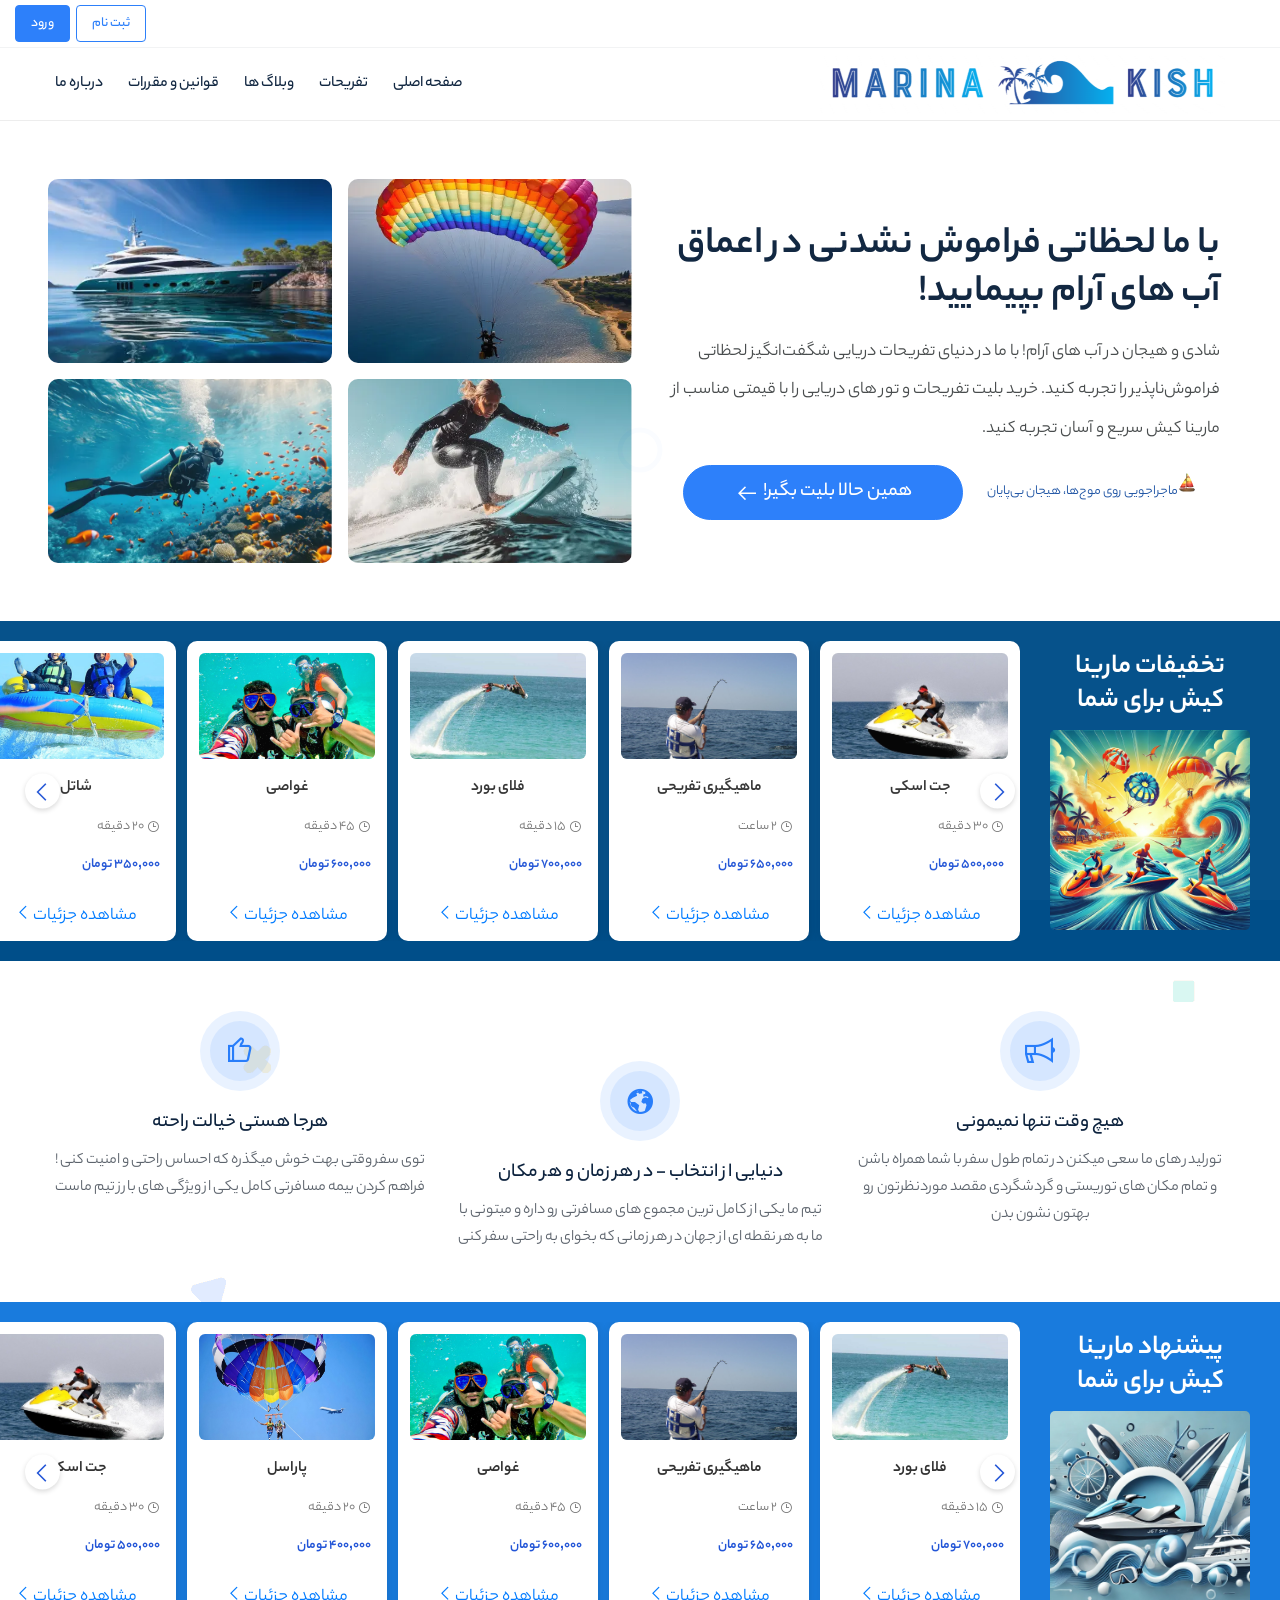
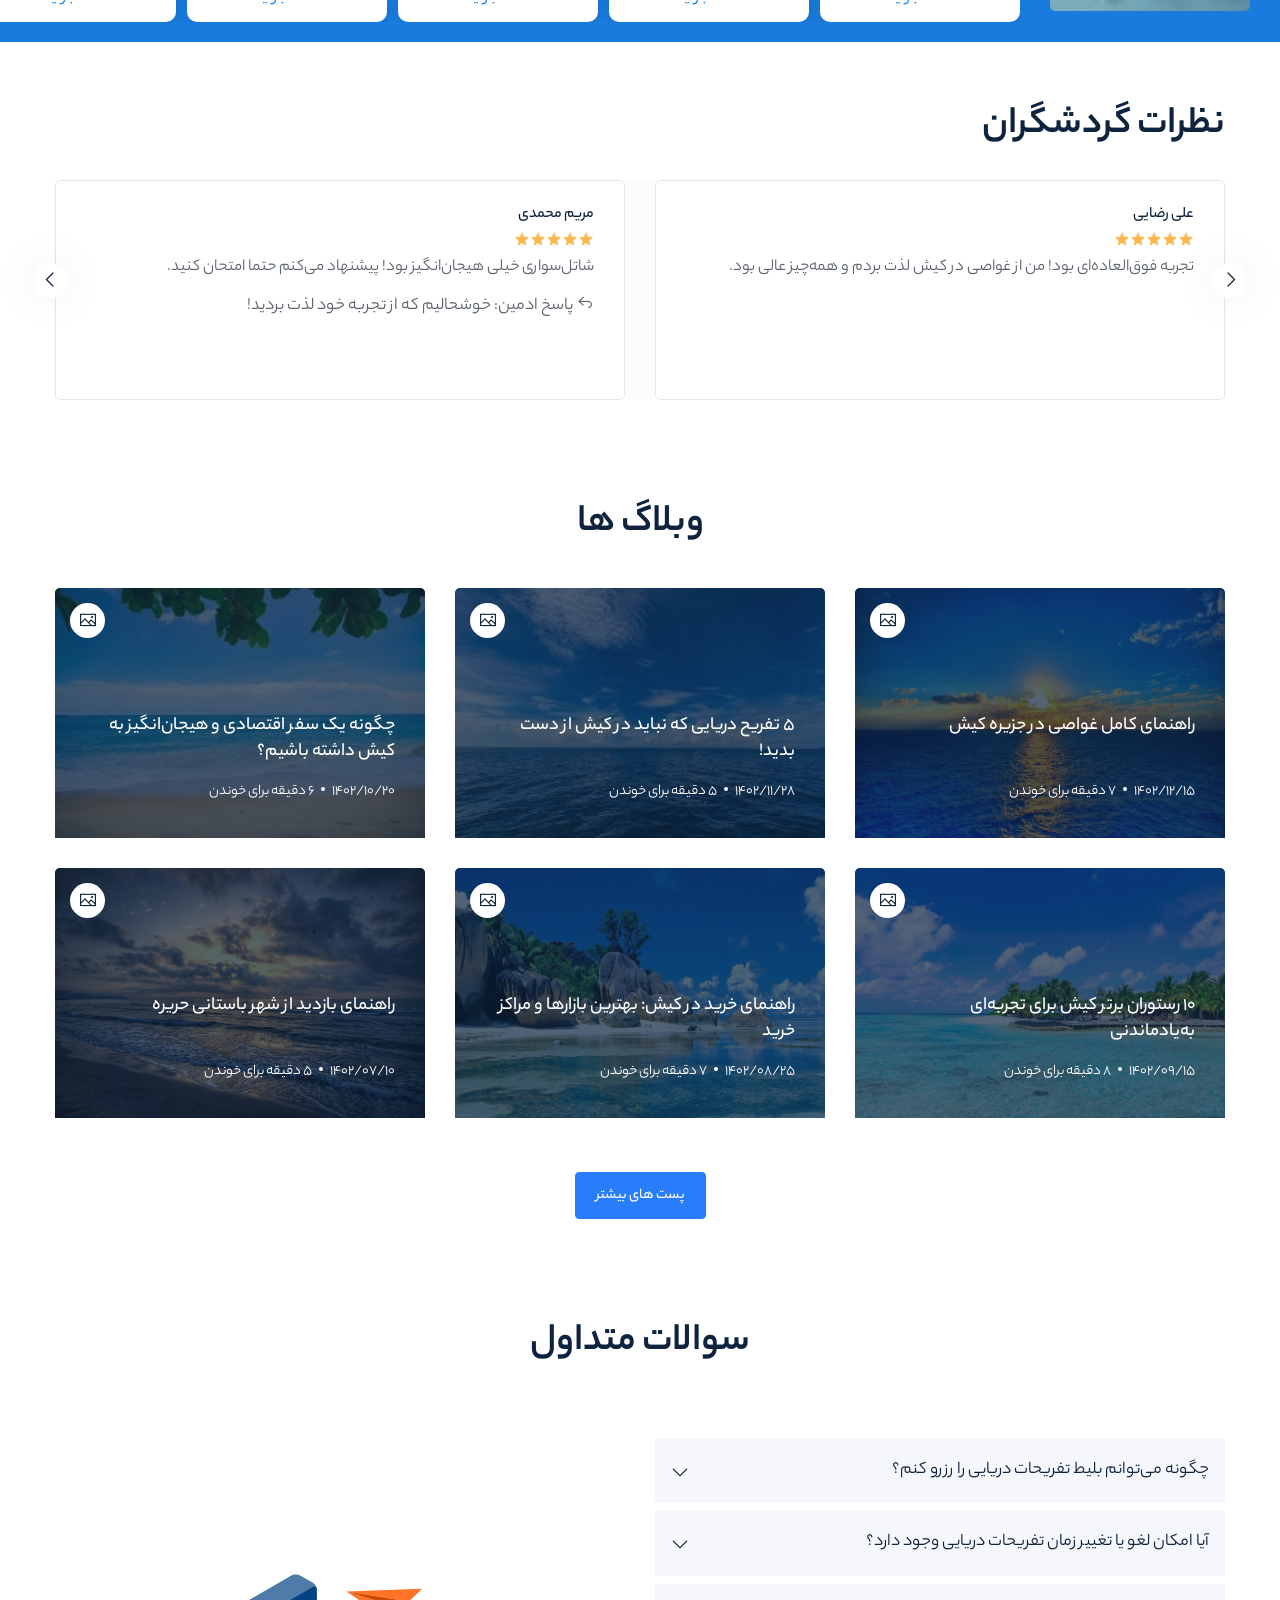
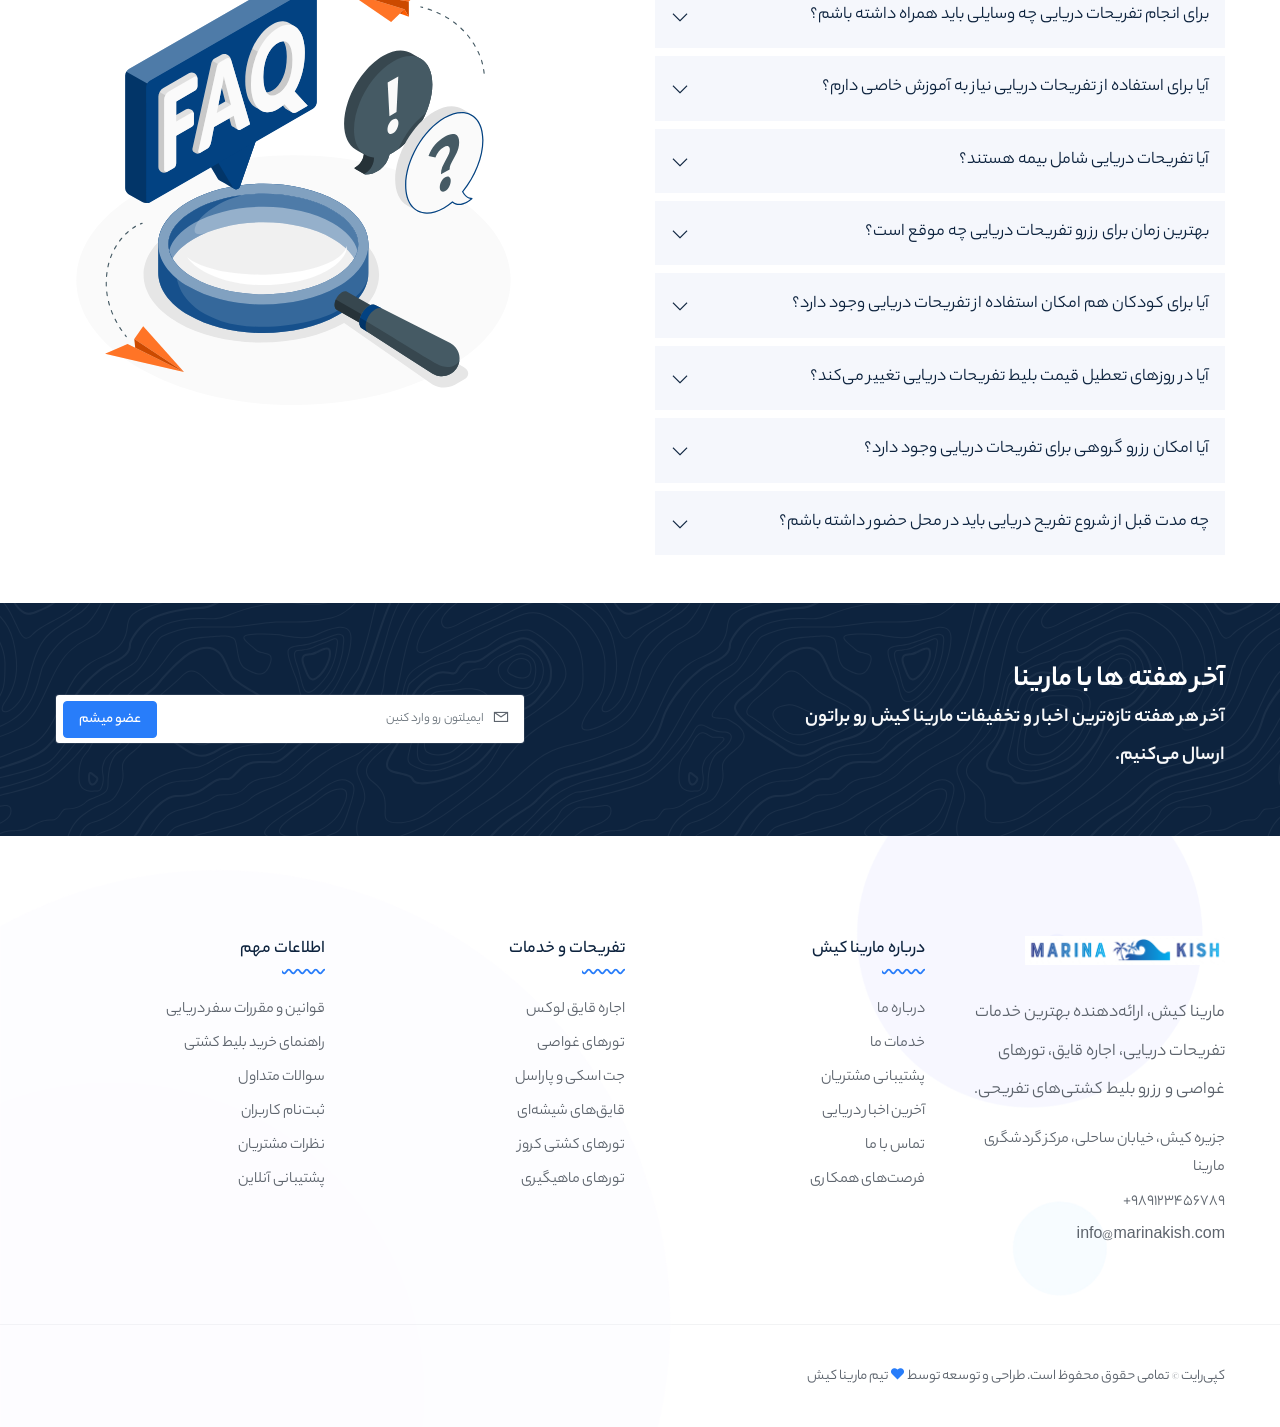
<file: Theme/trizen/trizen-rtl/MohamadReza-Chaghomi-Part/admin-dashboard-entertainment-inActive.html>
<!DOCTYPE html>
<html lang="fa" dir="rtl">
<head>
    <meta http-equiv="content-type" content="text/html; charset=utf-8">
    <meta name="author" content="arezohosseini">
    <meta name="viewport" content="width=device-width, initial-scale=1.0">
    <meta http-equiv="X-UA-Compatible" content="ie=edge">
    <title>Trizen</title>
    <!-- Favicon -->
    <link rel="icon" href="images/favicon.png">

    <!-- Google Fonts -->
    <link href="https://fonts.googleapis.com/css2?family=Roboto:wght@100;300;400;500;700;900&amp;display=swap" rel="stylesheet">

    <!-- Template CSS Files -->
    <link rel="stylesheet" href="../css/bootstrap.min.css">
    <link rel="stylesheet" href="../css/bootstrap-rtl.min.css">
    <link rel="stylesheet" href="../css/bootstrap-select.min.css">
    <link rel="stylesheet" href="../css/line-awesome.css">
    <link rel="stylesheet" href="../css/owl.carousel.min.css">
    <link rel="stylesheet" href="../css/owl.theme.default.min.css">
    <link rel="stylesheet" href="../css/jquery.fancybox.min.css">
    <link rel="stylesheet" href="../css/daterangepicker.css">
    <link rel="stylesheet" href="../css/datepicker-theme.css" media="all">
    <link rel="stylesheet" href="../css/animate.min.css">
    <link rel="stylesheet" href="../css/animated-headline.css">
    <link rel="stylesheet" href="../css/jquery-ui.css">
    <link rel="stylesheet" href="../css/jquery.filer.css">
    <link rel="stylesheet" href="../css/flag-icon.min.css">
    <link rel="stylesheet" href="../css/style.css">
    <link rel="stylesheet" href="../css/style-rtl.css">
</head>
<body class="section-bg">
<!-- start cssload-loader -->
<div class="preloader" id="preloader">
    <div class="loader">
        <svg class="spinner" viewBox="0 0 50 50">
            <circle class="path" cx="25" cy="25" r="20" fill="none" stroke-width="5"></circle>
        </svg>
    </div>
</div>
<!-- end cssload-loader -->

<!-- ================================
    START DASHBOARD NAV
================================= -->
<div class="sidebar-nav sidebar--nav">
    <div class="sidebar-nav-body">
        <div class="side-menu-close">
            <i class="la la-times"></i>
        </div><!-- end menu-toggler -->
        <div class="author-content">
            <div class="d-flex align-items-center">
                <div class="author-bio">
                    <h4 class="author__title">Trizen</h4>
                    <span class="author__meta">به پنل ادمین خوشی اومدی</span>
                </div>
            </div>
        </div>
        <div class="sidebar-menu-wrap">
            <ul class="sidebar-menu toggle-menu list-items">
                <li><a href="admin-dashboard.html"><i class="la la-dashboard mr-2 text-color"></i>دشبرد</a></li>
                <li><a href="admin-dashboard-entertainment.html"><i class="page-active la la-smile-o mr-2 text-color-1"></i>تفریحات</a></li>
                <li><a href="admin-dashboard-users.html"><i class="la la-users mr-2 text-color-2"></i>کاربران</a></li>
                <li><a href="admin-dashboard-tickets.html"><i class="la la-ticket mr-2 text-color-3"></i>بلیت</a></li>
                <li><a href="admin-dashboard-reports.html"><i class="la la-bar-chart mr-2 text-color-4"></i>گزارشات</a></li>
                <li><a href="admin-dashboard-reviews.html"><i class="la la-star mr-2 text-color-5"></i>نظرات</a></li>
                <li><a href="admin-dashboard-ticket.html"><i class="la la-envelope mr-2 text-color-6"></i>تیکت ها</a></li>
                <li><a href="admin-dashboard-off-code.html"><i class="la la-percent mr-2 text-color-7"></i>تخفیفات</a></li>
                <li><a href="admin-questions.html"><i class="la la-question-circle mr-2 text-color-8"></i>سوالات متداول</a></li>
                <li><a href="admin-blogs.html"><i class="la la-pencil mr-2 text-color-9"></i>بلاگ ها</a></li>
                <li><a href="admin-rules.html"><i class="la la-gavel mr-2 text-color-10"></i>قوانین و مقررات</a></li>
                <li><a href="admin-dashboard-settings.html"><i class="la la-cog mr-2 text-color-11"></i>تنظیمات</a></li>
                <li><a href="/Theme/trizen/trizen-rtl/nima-part/index.html"><i class="la la-power-off mr-2 text-color-12"></i>خروج</a></li>
            </ul>
        </div><!-- end sidebar-menu-wrap -->
    </div>
</div><!-- end sidebar-nav -->
<!-- ================================
       END DASHBOARD NAV
================================= -->

<!-- ================================
    START DASHBOARD AREA
================================= -->
<section class="dashboard-area">
    <div class="dashboard-nav dashboard--nav">
        <div class="container-fluid">
            <div class="row">
                <div class="col-lg-12">
                    <div class="menu-wrapper">
                        <div class="logo mr-5">
                            <a href="/Theme/trizen/trizen-rtl/nima-part/index.html"><img id="header-logo" src="" alt="logo"></a>
                            <div class="menu-toggler">
                                <i class="la la-bars"></i>
                                <i class="la la-times"></i>
                            </div><!-- end menu-toggler -->
                        </div>
                        <div class="nav-btn ml-auto">
                            <div class="notification-wrap d-flex align-items-center">
                                <div class="notification-item">
                                    <div class="dropdown">
                                        <a href="#" class="dropdown-toggle" id="userDropdownMenu" data-toggle="dropdown" aria-haspopup="true" aria-expanded="false">
                                            <div class="d-flex align-items-center">
                                                <span class="font-size-14 font-weight-bold">ادمین رویال</span>
                                            </div>
                                        </a>
                                        <div class="dropdown-menu dropdown-reveal dropdown-menu-md dropdown-menu-right">
                                            <div class="dropdown-item drop-reveal-header user-reveal-header">
                                                <h6 class="title text-uppercase">خوش اومدی!</h6>
                                            </div>
                                            <div class="list-group drop-reveal-list user-drop-reveal-list">
                                                <a href="admin-dashboard.html" class="list-group-item list-group-item-action">
                                                    <div class="msg-body">
                                                        <div class="msg-content">
                                                            <h3 class="title"><i class="la la-user mr-2"></i>ویرایش پروفایل</h3>
                                                        </div>
                                                    </div><!-- end msg-body -->
                                                </a>
                                                <a href="admin-dashboard-tickets.html" class="list-group-item list-group-item-action">
                                                    <div class="msg-body">
                                                        <div class="msg-content">
                                                            <h3 class="title"><i class="la la-shopping-cart mr-2"></i>سفارشات</h3>
                                                        </div>
                                                    </div><!-- end msg-body -->
                                                </a>
                                                <a href="admin-dashboard-settings.html" class="list-group-item list-group-item-action">
                                                    <div class="msg-body">
                                                        <div class="msg-content">
                                                            <h3 class="title"><i class="la la-gear mr-2"></i>تنظیمات</h3>
                                                        </div>
                                                    </div><!-- end msg-body -->
                                                </a>
                                                <div class="section-block"></div>
                                                <a href="/Theme/trizen/trizen-rtl/nima-part/index.html" class="list-group-item list-group-item-action">
                                                    <div class="msg-body">
                                                        <div class="msg-content">
                                                            <h3 class="title"><i class="la la-power-off mr-2"></i>خروج</h3>
                                                        </div>
                                                    </div><!-- end msg-body -->
                                                </a>
                                            </div>
                                        </div><!-- end dropdown-menu -->
                                    </div>
                                </div><!-- end notification-item -->
                            </div>
                        </div><!-- end nav-btn -->
                    </div><!-- end menu-wrapper -->
                </div><!-- end col-lg-12 -->
            </div><!-- end row -->
        </div><!-- end container-fluid -->
    </div><!-- end dashboard-nav -->
    <div class="dashboard-content-wrap">
        <div class="dashboard-bread dashboard--bread dashboard-bread-2">
            <div class="container-fluid">
                <div class="row align-items-center">
                    <div class="col-lg-6">
                        <div class="breadcrumb-content">
                            <div class="section-heading">
                                <h2 class="sec__title font-size-30 text-white">تفریحات</h2>
                            </div>
                        </div><!-- end breadcrumb-content -->
                    </div><!-- end col-lg-6 -->
                    <div class="col-lg-6">
                        <div class="breadcrumb-list text-right">
                            <ul class="list-items">
                                <li><a href="/Theme/trizen/trizen-rtl/nima-part/index.html" class="text-white">صفحه اصلی</a></li>
                                <li>تفریحات</li>
                            </ul>
                        </div><!-- end breadcrumb-list -->
                    </div><!-- end col-lg-6 -->
                </div><!-- end row -->
            </div>
        </div><!-- end dashboard-bread -->
        <div class="dashboard-main-content">
            <div class="container-fluid">
                <div class="row">
                    <div class="col-lg-12">
                        <div class="form-box">
                            <div class="form-title-wrap">
                                <div class="d-flex align-items-center justify-content-between">
                                    <h3 class="title">نتایج تفریحات</h3>
                                </div>
                            </div>
                            <div class="form-content pb-2">
                                <div class="d-flex justify-content-start mb-3 filter-links">
                                    <a href="admin-dashboard-entertainment.html" class="mx-2 ${window.location.pathname.includes('admin-dashboard-entertainment.html') ? 'active' : ''}">فعال‌ها و غیرفعال‌ها</a>
                                    <a href="admin-dashboard-entertainment-active.html" class="mx-2 ${window.location.pathname.includes('admin-dashboard-entertainment-active.html') ? 'active' : ''}">فعال‌ها</a>
                                    <a href="admin-dashboard-entertainment-inActive.html" class="page-active mx-2 ${window.location.pathname.includes('admin-dashboard-entertainment-inactive.html') ? 'active' : ''}">غیرفعال‌ها</a>
                                </div>
                                <div class="product-container">
                                    <!-- محصولات از طریق جاوااسکریپت در اینجا قرار خواهند گرفت -->
                                </div>
                            </div>
                        </div><!-- end form-box -->
                    </div><!-- end col-lg-12 -->
                </div><!-- end row -->
                <div class="border-top mt-5"></div>
            </div><!-- end container-fluid -->
        </div><!-- end dashboard-main-content -->
    </div><!-- end dashboard-content-wrap -->
</section><!-- end dashboard-area -->
<!-- ================================
    END DASHBOARD AREA
================================= -->

<!-- start scroll top -->
<div id="back-to-top">
    <i class="la la-angle-up" title="برو بالا"></i>
</div>
<!-- end scroll top -->


<!-- Response Modal -->
<div class="modal fade" id="responseModal" tabindex="-1" role="dialog" aria-labelledby="responseModalLabel" aria-hidden="true">
    <div class="modal-dialog modal-dialog-centered" role="document">
        <div class="modal-content">
            <div class="modal-header">
                <h5 class="modal-title" id="responseModalLabel">پیام سیستم</h5>
                <button type="button" class="close" data-dismiss="modal" aria-label="Close">
                    <span aria-hidden="true">&times;</span>
                </button>
            </div>
            <div class="modal-body" id="responseModalBody">
                <!-- پیام موفقیت یا خطا -->
            </div>
            <div class="modal-footer">
                <button type="button" class="btn btn-secondary" data-dismiss="modal">بستن</button>
            </div>
        </div>
    </div>
</div>


<!-- Restore Product Modal -->
<div class="modal fade" id="restoreProductModal" tabindex="-1" role="dialog" aria-labelledby="restoreProductModalLabel" aria-hidden="true">
    <div class="modal-dialog" role="document">
        <div class="modal-content">
            <div class="modal-header">
                <h5 class="modal-title" id="restoreProductModalLabel">بازگردانی محصول</h5>
                <button type="button" class="close" data-dismiss="modal" aria-label="بستن">
                    <span aria-hidden="true">&times;</span>
                </button>
            </div>
            <div class="modal-body">
                آیا مطمئن هستید که می‌خواهید این محصول را بازگردانی کنید؟
            </div>
            <div class="modal-footer">
                <button type="button" class="btn btn-secondary" data-dismiss="modal">لغو</button>
                <button type="button" class="btn btn-success" id="confirmRestoreButton">بازگردانی</button>
            </div>
        </div>
    </div>
</div>


<!-- Template JS Files -->
<script src="../js/jquery-3.4.1.min.js"></script>
<script src="../js/jquery-ui.js"></script>
<script src="../js/popper.min.js"></script>
<script src="../js/bootstrap.min.js"></script>
<script src="../js/bootstrap-select.min.js"></script>
<script src="../js/moment.min.js"></script>
<script src="../js/moment-jalaali.js"></script>
<script src="../js/daterangepicker-fa-ex.js"></script>
<script src="../js/owl.carousel.min.js"></script>
<script src="../js/jquery.fancybox.min.js"></script>
<script src="../js/jquery.countTo.min.js"></script>
<script src="../js/animated-headline.js"></script>
<script src="../js/jquery.filer.min.js"></script>
<script src="../js/jquery.ripples-min.js"></script>
<script src="../js/main-rtl.js"></script>
<script src="../MohamadReza-Chaghomi-Part/js-part/loadLogo.js"></script>
<script src="../MohamadReza-Chaghomi-Part/js-part/getTrashProducts.js"></script>

</body>
</html>
</file>
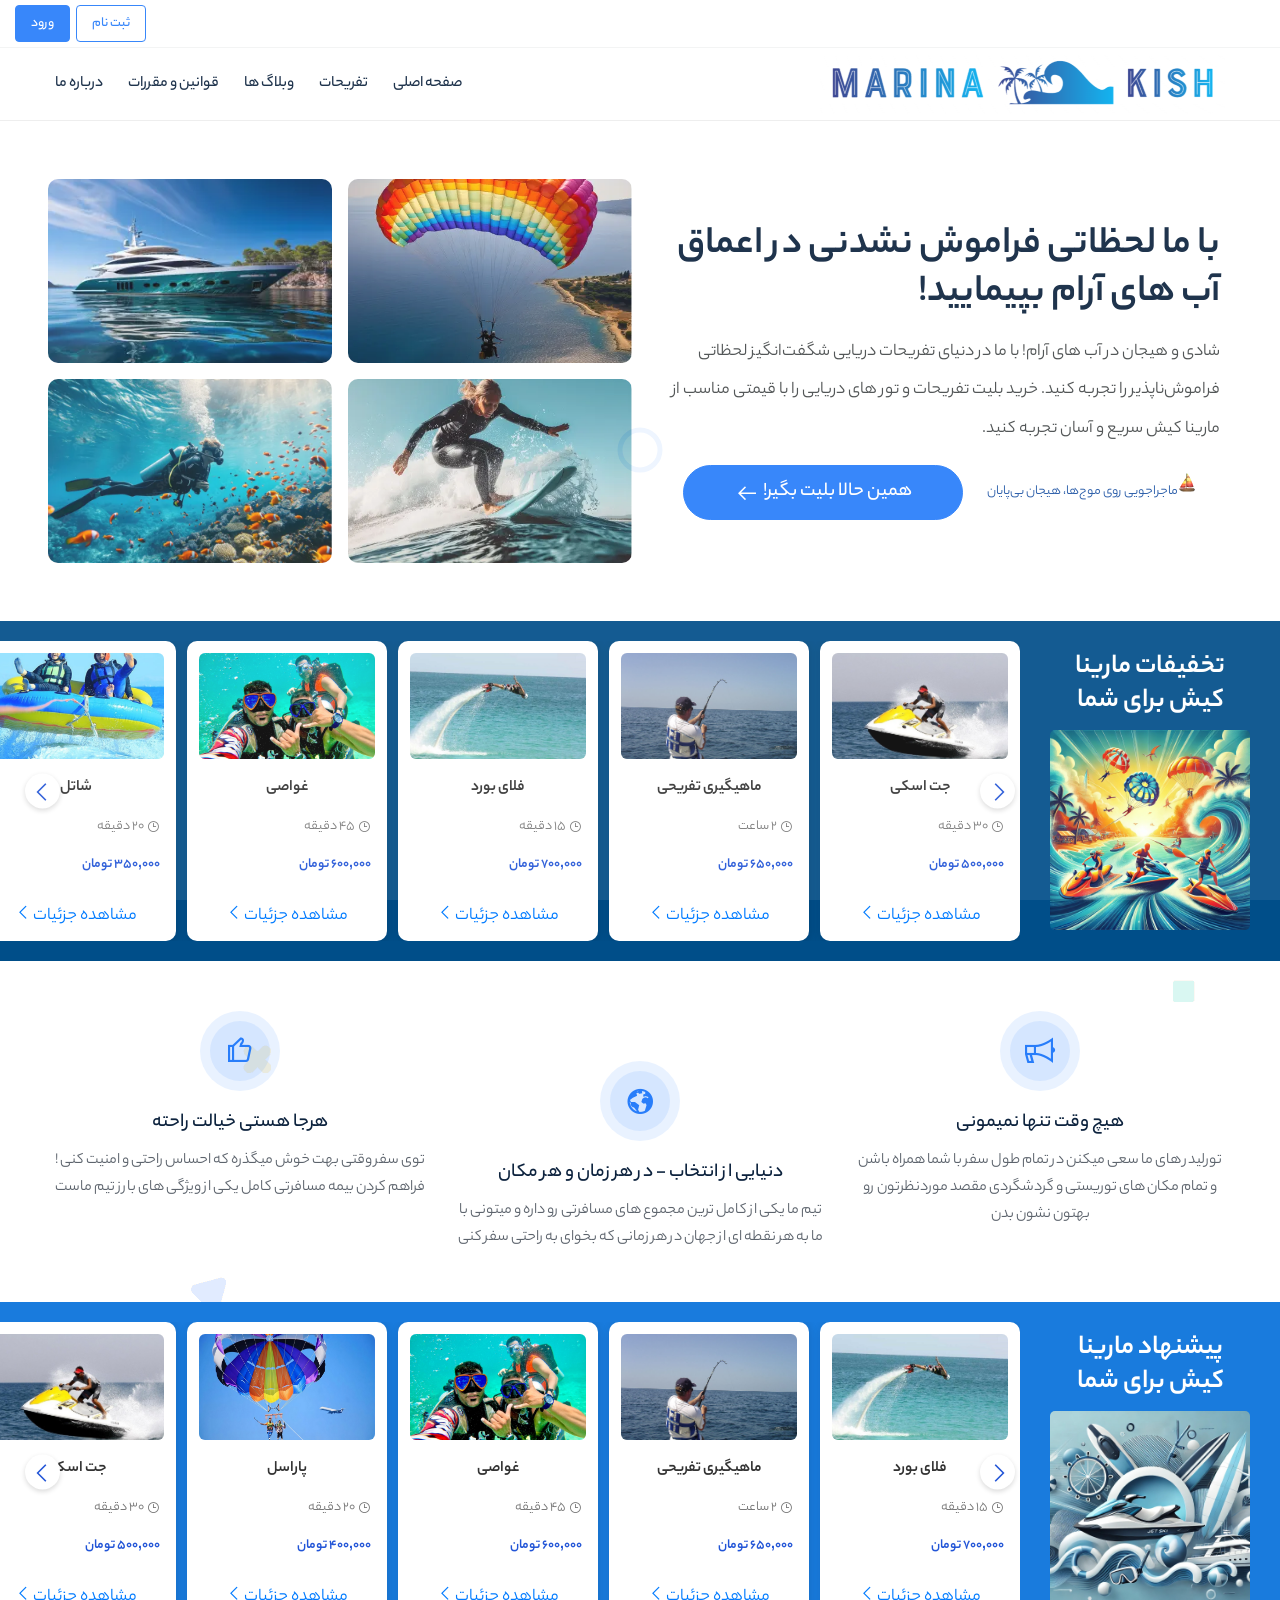
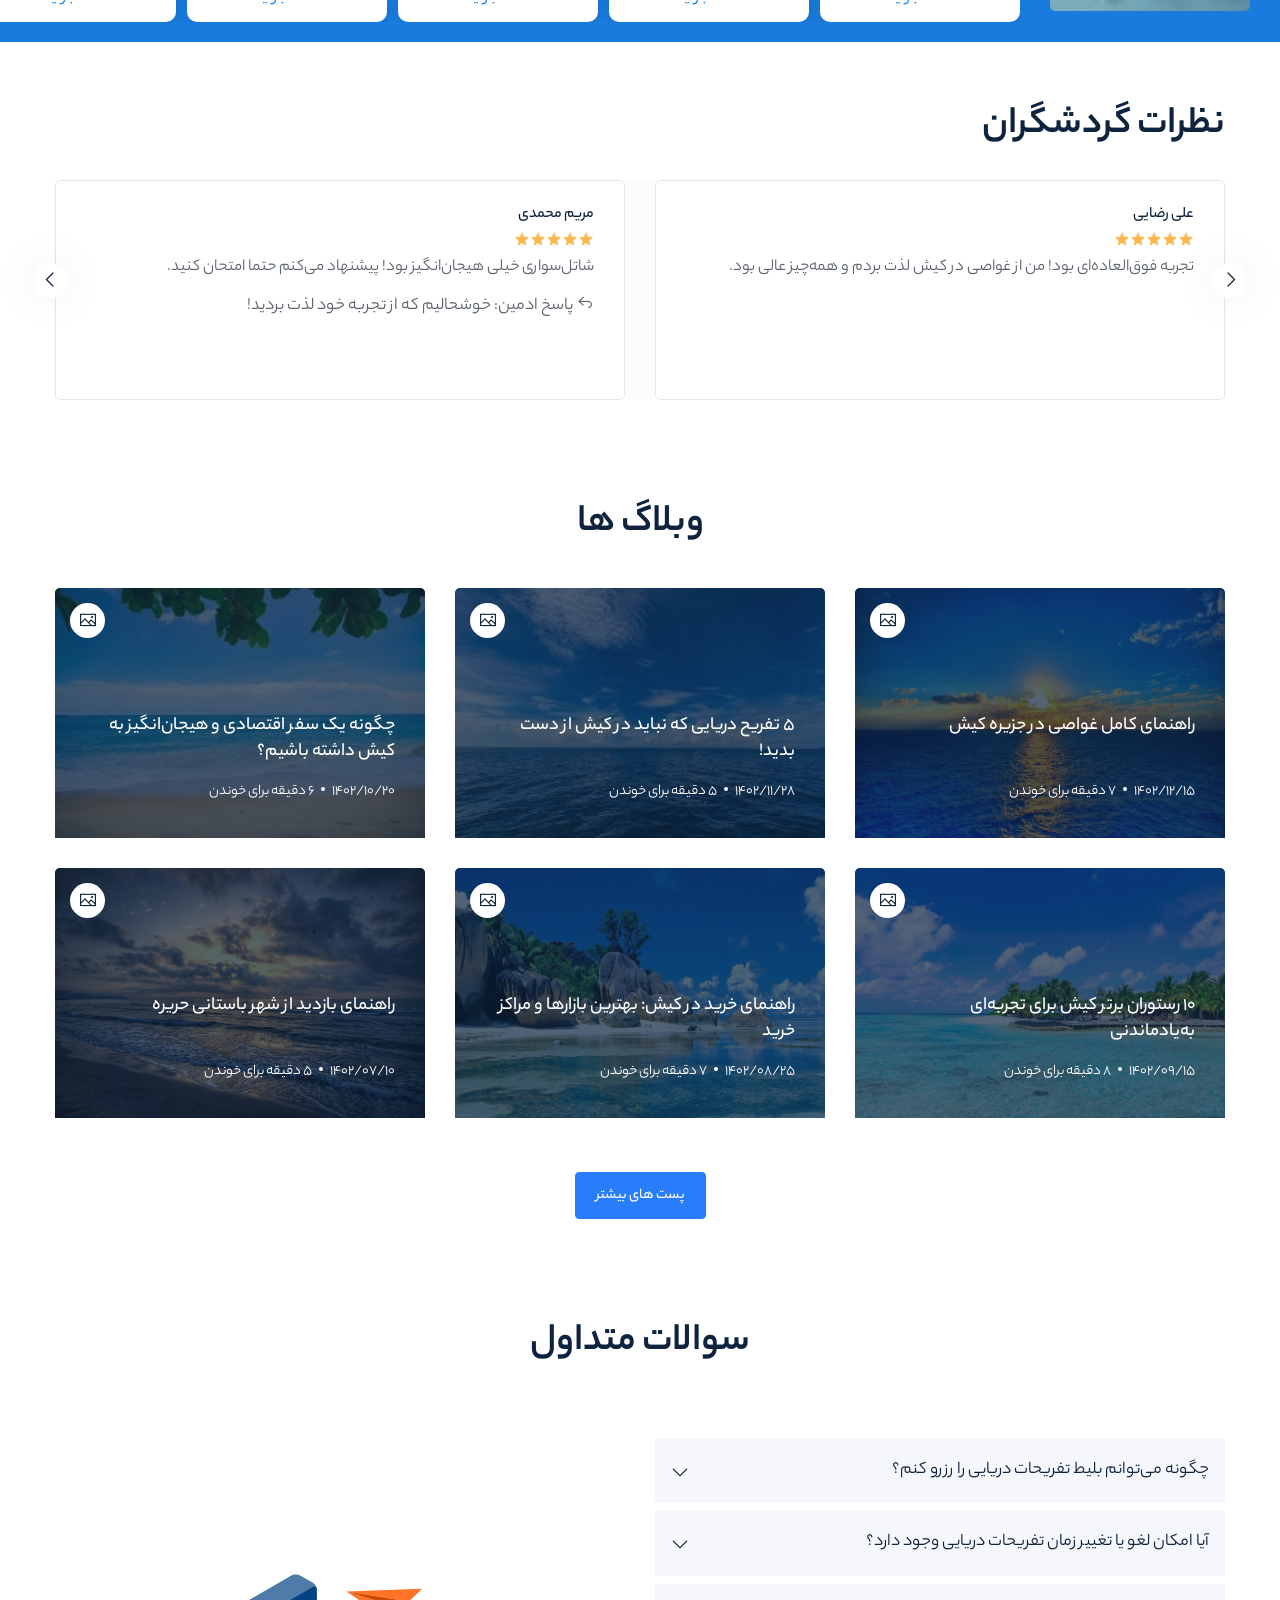
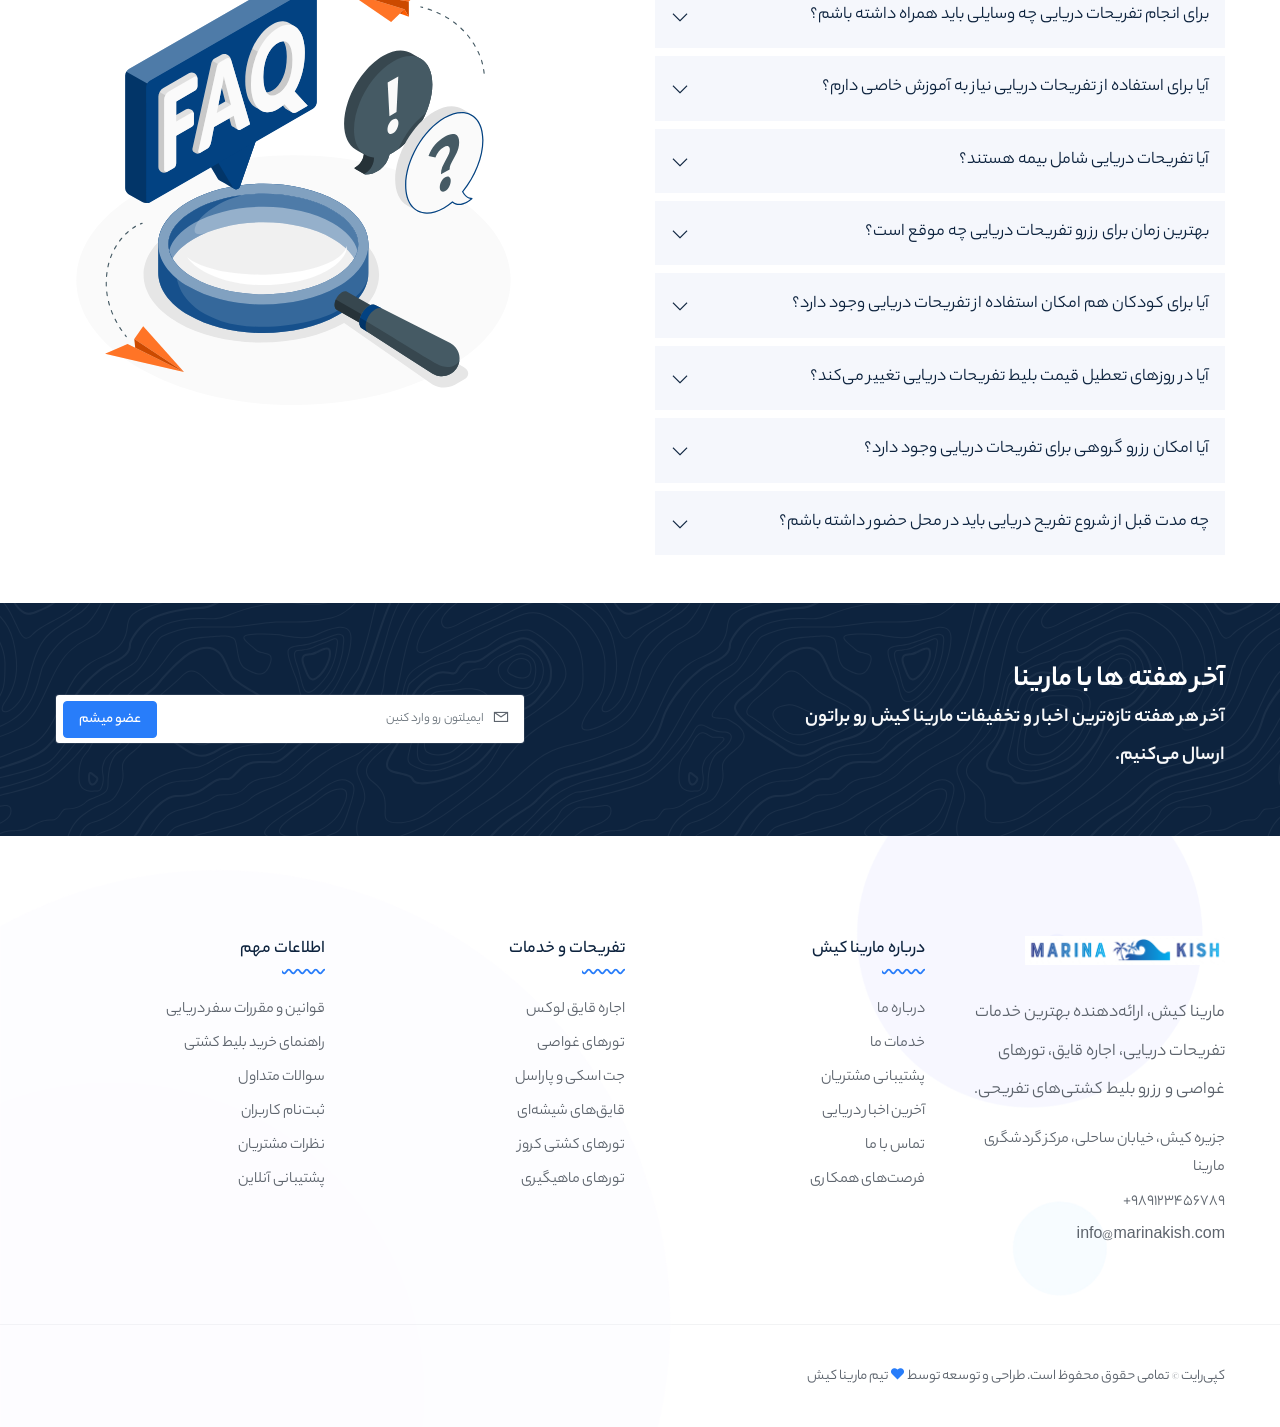
<file: Theme/trizen/trizen-rtl/MohamadReza-Chaghomi-Part/admin-dashboard-entertainment.html>
<!DOCTYPE html>
<html lang="fa" dir="rtl">
<head>
    <meta http-equiv="content-type" content="text/html; charset=utf-8">
    <meta name="author" content="arezohosseini">
    <meta name="viewport" content="width=device-width, initial-scale=1.0">
    <meta http-equiv="X-UA-Compatible" content="ie=edge">
    <title>Trizen</title>
    <!-- Favicon -->
    <link rel="icon" href="images/favicon.png">

    <!-- Google Fonts -->
    <link href="https://fonts.googleapis.com/css2?family=Roboto:wght@100;300;400;500;700;900&amp;display=swap" rel="stylesheet">

    <!-- Template CSS Files -->
    <link rel="stylesheet" href="../css/bootstrap.min.css">
    <link rel="stylesheet" href="../css/bootstrap-rtl.min.css">
    <link rel="stylesheet" href="../css/bootstrap-select.min.css">
    <link rel="stylesheet" href="../css/line-awesome.css">
    <link rel="stylesheet" href="../css/owl.carousel.min.css">
    <link rel="stylesheet" href="../css/owl.theme.default.min.css">
    <link rel="stylesheet" href="../css/jquery.fancybox.min.css">
    <link rel="stylesheet" href="../css/daterangepicker.css">
    <link rel="stylesheet" href="../css/datepicker-theme.css" media="all">
    <link rel="stylesheet" href="../css/animate.min.css">
    <link rel="stylesheet" href="../css/animated-headline.css">
    <link rel="stylesheet" href="../css/jquery-ui.css">
    <link rel="stylesheet" href="../css/jquery.filer.css">
    <link rel="stylesheet" href="../css/flag-icon.min.css">
    <link rel="stylesheet" href="../css/style.css">
    <link rel="stylesheet" href="../css/style-rtl.css">
</head>
<body class="section-bg">
<!-- start cssload-loader -->
<div class="preloader" id="preloader">
    <div class="loader">
        <svg class="spinner" viewBox="0 0 50 50">
            <circle class="path" cx="25" cy="25" r="20" fill="none" stroke-width="5"></circle>
        </svg>
    </div>
</div>
<!-- end cssload-loader -->

<!-- ================================
    START DASHBOARD NAV
================================= -->
<div class="sidebar-nav sidebar--nav">
    <div class="sidebar-nav-body">
        <div class="side-menu-close">
            <i class="la la-times"></i>
        </div><!-- end menu-toggler -->
        <div class="author-content">
            <div class="d-flex align-items-center">
                <div class="author-bio">
                    <h4 class="author__title">Trizen</h4>
                    <span class="author__meta">به پنل ادمین خوشی اومدی</span>
                </div>
            </div>
        </div>
        <div class="sidebar-menu-wrap">
            <ul class="sidebar-menu toggle-menu list-items">
                <li><a href="admin-dashboard.html"><i class="la la-dashboard mr-2 text-color"></i>دشبرد</a></li>
                <li><a href="admin-dashboard-entertainment.html"><i class="page-active la la-smile-o mr-2 text-color-1"></i>تفریحات</a></li>
                <li><a href="admin-dashboard-users.html"><i class="la la-users mr-2 text-color-2"></i>کاربران</a></li>
                <li><a href="admin-dashboard-tickets.html"><i class="la la-ticket mr-2 text-color-3"></i>بلیت</a></li>
                <li><a href="admin-dashboard-reports.html"><i class="la la-bar-chart mr-2 text-color-4"></i>گزارشات</a></li>
                <li><a href="admin-dashboard-reviews.html"><i class="la la-star mr-2 text-color-5"></i>نظرات</a></li>
                <li><a href="admin-dashboard-ticket.html"><i class="la la-envelope mr-2 text-color-6"></i>تیکت ها</a></li>
                <li><a href="admin-dashboard-off-code.html"><i class="la la-percent mr-2 text-color-7"></i>تخفیفات</a></li>
                <li><a href="admin-questions.html"><i class="la la-question-circle mr-2 text-color-8"></i>سوالات متداول</a></li>
                <li><a href="admin-blogs.html"><i class="la la-pencil mr-2 text-color-9"></i>بلاگ ها</a></li>
                <li><a href="admin-rules.html"><i class="la la-gavel mr-2 text-color-10"></i>قوانین و مقررات</a></li>
                <li><a href="admin-dashboard-settings.html"><i class="la la-cog mr-2 text-color-11"></i>تنظیمات</a></li>
                <li><a href="/Theme/trizen/trizen-rtl/nima-part/index.html"><i class="la la-power-off mr-2 text-color-12"></i>خروج</a></li>
            </ul>
        </div><!-- end sidebar-menu-wrap -->
    </div>
</div><!-- end sidebar-nav -->
<!-- ================================
       END DASHBOARD NAV
================================= -->

<!-- ================================
    START DASHBOARD AREA
================================= -->
<section class="dashboard-area">
    <div class="dashboard-nav dashboard--nav">
        <div class="container-fluid">
            <div class="row">
                <div class="col-lg-12">
                    <div class="menu-wrapper">
                        <div class="logo mr-5">
                            <a href="/Theme/trizen/trizen-rtl/nima-part/index.html"><img id="header-logo" src="" alt="logo"></a>
                            <div class="menu-toggler">
                                <i class="la la-bars"></i>
                                <i class="la la-times"></i>
                            </div><!-- end menu-toggler -->
                        </div>
                        <div class="nav-btn ml-auto">
                            <div class="notification-wrap d-flex align-items-center">
                                <div class="notification-item">
                                    <div class="dropdown">
                                        <a href="#" class="dropdown-toggle" id="userDropdownMenu" data-toggle="dropdown" aria-haspopup="true" aria-expanded="false">
                                            <div class="d-flex align-items-center">
                                                <span class="font-size-14 font-weight-bold">ادمین رویال</span>
                                            </div>
                                        </a>
                                        <div class="dropdown-menu dropdown-reveal dropdown-menu-md dropdown-menu-right">
                                            <div class="dropdown-item drop-reveal-header user-reveal-header">
                                                <h6 class="title text-uppercase">خوش اومدی!</h6>
                                            </div>
                                            <div class="list-group drop-reveal-list user-drop-reveal-list">
                                                <a href="admin-dashboard.html" class="list-group-item list-group-item-action">
                                                    <div class="msg-body">
                                                        <div class="msg-content">
                                                            <h3 class="title"><i class="la la-user mr-2"></i>ویرایش پروفایل</h3>
                                                        </div>
                                                    </div><!-- end msg-body -->
                                                </a>
                                                <a href="admin-dashboard-tickets.html" class="list-group-item list-group-item-action">
                                                    <div class="msg-body">
                                                        <div class="msg-content">
                                                            <h3 class="title"><i class="la la-shopping-cart mr-2"></i>سفارشات</h3>
                                                        </div>
                                                    </div><!-- end msg-body -->
                                                </a>
                                                <a href="admin-dashboard-settings.html" class="list-group-item list-group-item-action">
                                                    <div class="msg-body">
                                                        <div class="msg-content">
                                                            <h3 class="title"><i class="la la-gear mr-2"></i>تنظیمات</h3>
                                                        </div>
                                                    </div><!-- end msg-body -->
                                                </a>
                                                <div class="section-block"></div>
                                                <a href="/Theme/trizen/trizen-rtl/nima-part/index.html" class="list-group-item list-group-item-action">
                                                    <div class="msg-body">
                                                        <div class="msg-content">
                                                            <h3 class="title"><i class="la la-power-off mr-2"></i>خروج</h3>
                                                        </div>
                                                    </div><!-- end msg-body -->
                                                </a>
                                            </div>
                                        </div><!-- end dropdown-menu -->
                                    </div>
                                </div><!-- end notification-item -->
                            </div>
                        </div><!-- end nav-btn -->
                    </div><!-- end menu-wrapper -->
                </div><!-- end col-lg-12 -->
            </div><!-- end row -->
        </div><!-- end container-fluid -->
    </div><!-- end dashboard-nav -->
    <div class="dashboard-content-wrap">
        <div class="dashboard-bread dashboard--bread dashboard-bread-2">
            <div class="container-fluid">
                <div class="row align-items-center">
                    <div class="col-lg-6">
                        <div class="breadcrumb-content">
                            <div class="section-heading">
                                <h2 class="sec__title font-size-30 text-white">تفریحات</h2>
                            </div>
                        </div><!-- end breadcrumb-content -->
                    </div><!-- end col-lg-6 -->
                    <div class="col-lg-6">
                        <div class="breadcrumb-list text-right">
                            <ul class="list-items">
                                <li><a href="/Theme/trizen/trizen-rtl/nima-part/index.html" class="text-white">صفحه اصلی</a></li>
                                <li>تفریحات</li>
                            </ul>
                        </div><!-- end breadcrumb-list -->
                    </div><!-- end col-lg-6 -->
                </div><!-- end row -->
            </div>
        </div><!-- end dashboard-bread -->
        <div class="dashboard-main-content">
            <div class="container-fluid">
                <div class="row">
                    <div class="col-lg-12">
                        <div class="form-box">
                            <div class="form-title-wrap">
                                <div class="d-flex align-items-center justify-content-between">
                                    <h3 class="title">نتایج تفریحات</h3>
                                    <button class="theme-btn theme-btn-small" onclick="openAddProductModal()">افزودن تفریح</button>
                                </div>
                            </div>
                            <div class="form-content pb-2">
                                <div class="d-flex justify-content-start mb-3 filter-links">
                                    <a href="admin-dashboard-entertainment.html" class="page-active mx-2 ${window.location.pathname.includes('admin-dashboard-entertainment.html') ? 'active' : ''}">فعال‌ها و غیرفعال‌ها</a>
                                    <a href="admin-dashboard-entertainment-active.html" class="mx-2 ${window.location.pathname.includes('admin-dashboard-entertainment-active.html') ? 'active' : ''}">فعال‌ها</a>
                                    <a href="admin-dashboard-entertainment-inActive.html" class="mx-2 ${window.location.pathname.includes('admin-dashboard-entertainment-inactive.html') ? 'active' : ''}">غیرفعال‌ها</a>
                                </div>
                                <div class="product-container">
                                    <!-- محصولات از طریق جاوااسکریپت در اینجا قرار خواهند گرفت -->
                                </div>
                            </div>
                        </div><!-- end form-box -->
                    </div><!-- end col-lg-12 -->
                </div><!-- end row -->
                <div class="border-top mt-5"></div>
            </div><!-- end container-fluid -->
        </div><!-- end dashboard-main-content -->
    </div><!-- end dashboard-content-wrap -->
</section><!-- end dashboard-area -->
<!-- ================================
    END DASHBOARD AREA
================================= -->

<!-- start scroll top -->
<div id="back-to-top">
    <i class="la la-angle-up" title="برو بالا"></i>
</div>
<!-- end scroll top -->

<!-- Add Product Modal -->
<div class="modal fade" id="addProductModal" tabindex="-1" role="dialog" aria-labelledby="addProductModalLabel" aria-hidden="true">
    <div class="modal-dialog modal-dialog-centered" role="document">
        <div class="modal-content">
            <div class="modal-header">
                <h5 class="modal-title" id="addProductModalLabel">افزودن تفریح</h5>
                <button type="button" class="close" data-dismiss="modal" aria-label="Close">
                    <span aria-hidden="true">&times;</span>
                </button>
            </div>
            <div class="modal-body">
                <form id="addProductForm">
                    <div class="form-group">
                        <label for="productName">نام</label>
                        <input type="text" class="form-control" id="productName" required>
                    </div>
                    <div class="form-group">
                        <label for="productPrice">قیمت</label>
                        <input type="number" class="form-control" id="productPrice" required>
                    </div>
                    <div class="form-group">
                        <label for="productTime">زمان</label>
                        <input type="number" class="form-control" id="productTime" required>
                    </div>
                    <div class="form-group">
                        <label for="productAgeLimited">محدودیت سنی</label>
                        <input type="number" class="form-control" id="productAgeLimited" required>
                    </div>
                    <div class="form-group">
                        <label for="productTotal">تعداد کل</label>
                        <input type="number" class="form-control" id="productTotal" required>
                    </div>
                    <div class="form-group">
                        <label for="productPending">تعداد در انتظار</label>
                        <input type="number" class="form-control" id="productPending" required>
                    </div>
                    <div class="form-group">
                        <label for="productDescription">توضیحات</label>
                        <textarea class="form-control" id="productDescription" rows="3" required></textarea>
                    </div>
                    <div class="form-group">
                        <label for="productTip">نکته</label>
                        <textarea class="form-control" id="productTip" rows="2" required></textarea>
                    </div>
                    <div class="form-group">
                        <label for="productOffSuggestion">پیشنهاد تخفیف</label>
                        <select class="form-control" id="productOffSuggestion">
                            <option value="no">خیر</option>
                            <option value="yes">بله</option>
                        </select>
                    </div>
                    <div class="form-group">
                        <label for="productOffPercent">درصد تخفیف</label>
                        <input type="number" class="form-control" id="productOffPercent" required>
                    </div>
                    <div class="form-group">
                        <label for="productMarinaSuggestion">پیشنهاد مارینا</label>
                        <select class="form-control" id="productMarinaSuggestion">
                            <option value="no">خیر</option>
                            <option value="yes">بله</option>
                        </select>
                    </div>
                    <div class="form-group">
                        <label for="productStartedAt">زمان شروع</label>
                        <input type="time" class="form-control" id="productStartedAt" required>
                    </div>
                    <div class="form-group">
                        <label for="productEndedAt">زمان پایان</label>
                        <input type="time" class="form-control" id="productEndedAt" required>
                    </div>
                    <button type="submit" class="btn btn-primary">ذخیره</button>
                </form>
            </div>
        </div>
    </div>
</div>

<!-- Response Modal -->
<div class="modal fade" id="responseModal" tabindex="-1" role="dialog" aria-labelledby="responseModalLabel" aria-hidden="true">
    <div class="modal-dialog modal-dialog-centered" role="document">
        <div class="modal-content">
            <div class="modal-header">
                <h5 class="modal-title" id="responseModalLabel">پیام سیستم</h5>
                <button type="button" class="close" data-dismiss="modal" aria-label="Close">
                    <span aria-hidden="true">&times;</span>
                </button>
            </div>
            <div class="modal-body" id="responseModalBody">
                <!-- پیام موفقیت یا خطا در اینجا قرار می‌گیرد -->
            </div>
            <div class="modal-footer">
                <button type="button" class="btn btn-secondary" data-dismiss="modal">بستن</button>
            </div>
        </div>
    </div>
</div>

<!-- Edit Product Modal -->
<div class="modal fade" id="editProductModal" tabindex="-1" role="dialog" aria-labelledby="editProductModalLabel" aria-hidden="true">
    <div class="modal-dialog modal-dialog-centered" role="document">
        <div class="modal-content">
            <div class="modal-header">
                <h5 class="modal-title" id="editProductModalLabel">ویرایش تفریح</h5>
                <button type="button" class="close" data-dismiss="modal" aria-label="Close">
                    <span aria-hidden="true">&times;</span>
                </button>
            </div>
            <div class="modal-body">
                <form id="editProductForm">
                    <input type="hidden" id="editProductId">
                    <div class="form-group">
                        <label for="editProductName">نام</label>
                        <input type="text" class="form-control" id="editProductName" required>
                    </div>
                    <div class="form-group">
                        <label for="editProductPrice">قیمت</label>
                        <input type="number" class="form-control" id="editProductPrice" required>
                    </div>
                    <div class="form-group">
                        <label for="editProductTime">زمان</label>
                        <input type="number" class="form-control" id="editProductTime" required>
                    </div>
                    <div class="form-group">
                        <label for="editProductAgeLimited">محدودیت سنی</label>
                        <input type="number" class="form-control" id="editProductAgeLimited" required>
                    </div>
                    <div class="form-group">
                        <label for="editProductTotal">تعداد کل</label>
                        <input type="number" class="form-control" id="editProductTotal" required>
                    </div>
                    <div class="form-group">
                        <label for="editProductPending">تعداد در انتظار</label>
                        <input type="number" class="form-control" id="editProductPending" required>
                    </div>
                    <div class="form-group">
                        <label for="editProductDescription">توضیحات</label>
                        <textarea class="form-control" id="editProductDescription" rows="3" required></textarea>
                    </div>
                    <div class="form-group">
                        <label for="editProductTip">نکته</label>
                        <textarea class="form-control" id="editProductTip" rows="2" required></textarea>
                    </div>
                    <div class="form-group">
                        <label for="editProductOffSuggestion">پیشنهاد تخفیف</label>
                        <select class="form-control" id="editProductOffSuggestion">
                            <option value="no">خیر</option>
                            <option value="yes">بله</option>
                        </select>
                    </div>
                    <div class="form-group">
                        <label for="editProductOffPercent">درصد تخفیف</label>
                        <input type="number" class="form-control" id="editProductOffPercent" required>
                    </div>
                    <div class="form-group">
                        <label for="editProductMarinaSuggestion">پیشنهاد مارینا</label>
                        <select class="form-control" id="editProductMarinaSuggestion">
                            <option value="no">خیر</option>
                            <option value="yes">بله</option>
                        </select>
                    </div>
                    <div class="form-group">
                        <label for="editProductStartedAt">زمان شروع</label>
                        <input type="time" class="form-control" id="editProductStartedAt" required>
                    </div>
                    <div class="form-group">
                        <label for="editProductEndedAt">زمان پایان</label>
                        <input type="time" class="form-control" id="editProductEndedAt" required>
                    </div>
                    <button type="submit" class="btn btn-warning">ذخیره</button>
                </form>
            </div>
        </div>
    </div>
</div>

<!-- Delete Confirmation Modal -->
<div class="modal fade" id="deleteProductModal" tabindex="-1" role="dialog" aria-labelledby="deleteProductModalLabel" aria-hidden="true">
    <div class="modal-dialog modal-dialog-centered" role="document">
        <div class="modal-content">
            <div class="modal-header">
                <h5 class="modal-title" id="deleteProductModalLabel">حذف محصول</h5>
                <button type="button" class="close" data-dismiss="modal" aria-label="Close">
                    <span aria-hidden="true">&times;</span>
                </button>
            </div>
            <div class="modal-body">
                آیا مطمئن هستید که می‌خواهید این محصول را حذف کنید؟
            </div>
            <div class="modal-footer">
                <button type="button" class="btn btn-secondary" data-dismiss="modal">لغو</button>
                <button type="button" class="btn btn-danger" id="confirmDeleteButton">حذف</button>
            </div>
        </div>
    </div>
</div>


<!-- Edit Product Image Modal -->
<div class="modal fade" id="editProductImageModal" tabindex="-1" role="dialog" aria-labelledby="editProductImageModalLabel" aria-hidden="true">
    <div class="modal-dialog modal-dialog-centered" role="document">
        <div class="modal-content">
            <div class="modal-header">
                <h5 class="modal-title" id="editProductImageModalLabel">ویرایش عکس محصول</h5>
                <button type="button" class="close" data-dismiss="modal" aria-label="بستن">
                    <span aria-hidden="true">&times;</span>
                </button>
            </div>
            <div class="modal-body">
                <form id="editProductImageForm">
                    <input type="file" id="productImageInput" name="image" accept="image/*" class="form-control">
                    <button type="submit" class="btn btn-info mt-3">ذخیره</button>
                </form>
            </div>
        </div>
    </div>
</div>

<!-- Restore Product Modal -->
<div class="modal fade" id="restoreProductModal" tabindex="-1" role="dialog" aria-labelledby="restoreProductModalLabel" aria-hidden="true">
    <div class="modal-dialog" role="document">
        <div class="modal-content">
            <div class="modal-header">
                <h5 class="modal-title" id="restoreProductModalLabel">فعال کردن محصول</h5>
                <button type="button" class="close" data-dismiss="modal" aria-label="بستن">
                    <span aria-hidden="true">&times;</span>
                </button>
            </div>
            <div class="modal-body">
                آیا مطمئن هستید که می‌خواهید این محصول را بازگردانی کنید؟
            </div>
            <div class="modal-footer">
                <button type="button" class="btn btn-secondary" data-dismiss="modal">لغو</button>
                <button type="button" class="btn btn-success" id="confirmRestoreButton">بازگردانی</button>
            </div>
        </div>
    </div>
</div>

<!-- Template JS Files -->
<script src="../js/jquery-3.4.1.min.js"></script>
<script src="../js/jquery-ui.js"></script>
<script src="../js/popper.min.js"></script>
<script src="../js/bootstrap.min.js"></script>
<script src="../js/bootstrap-select.min.js"></script>
<script src="../js/moment.min.js"></script>
<script src="../js/moment-jalaali.js"></script>
<script src="../js/daterangepicker-fa-ex.js"></script>
<script src="../js/owl.carousel.min.js"></script>
<script src="../js/jquery.fancybox.min.js"></script>
<script src="../js/jquery.countTo.min.js"></script>
<script src="../js/animated-headline.js"></script>
<script src="../js/jquery.filer.min.js"></script>
<script src="../js/jquery.ripples-min.js"></script>
<script src="../js/main-rtl.js"></script>
<script src="../MohamadReza-Chaghomi-Part/js-part/loadLogo.js"></script>
<script src="../MohamadReza-Chaghomi-Part/js-part/getProducts.js"></script>

</body>
</html>
</file>
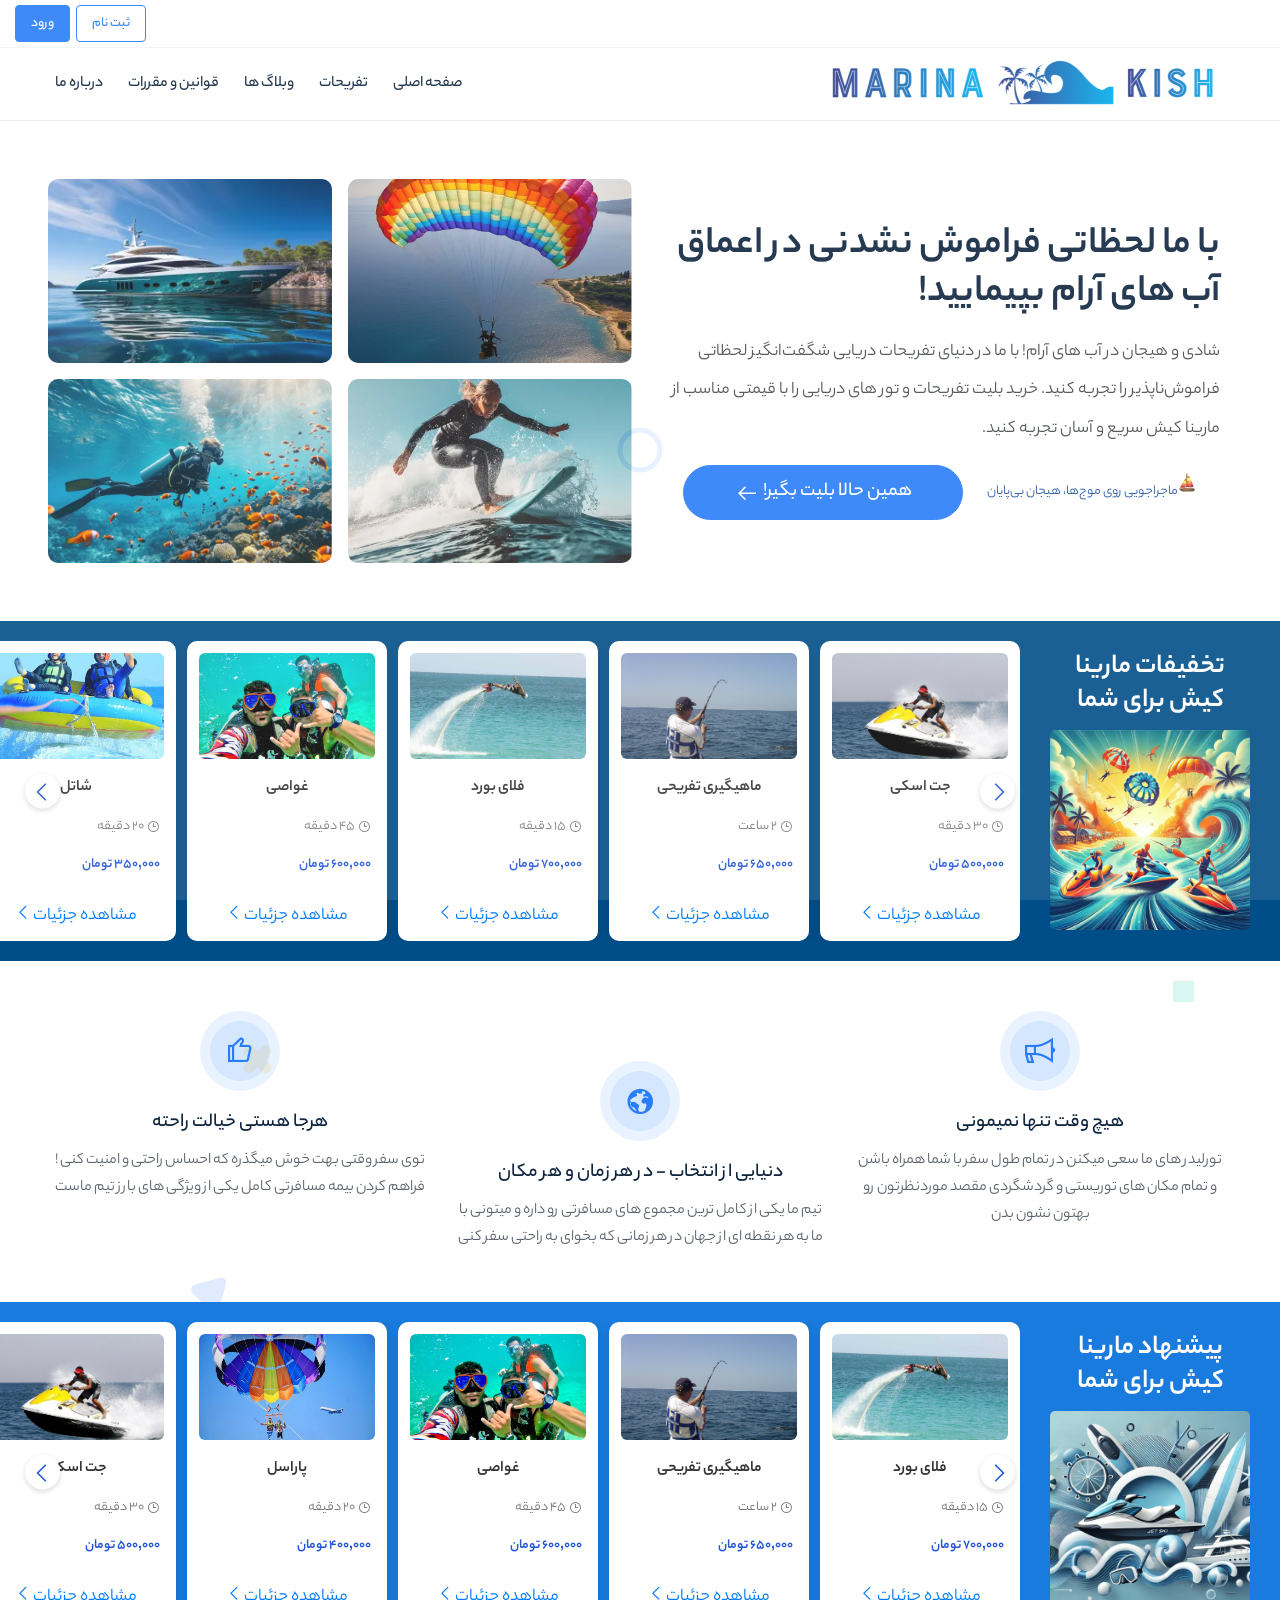
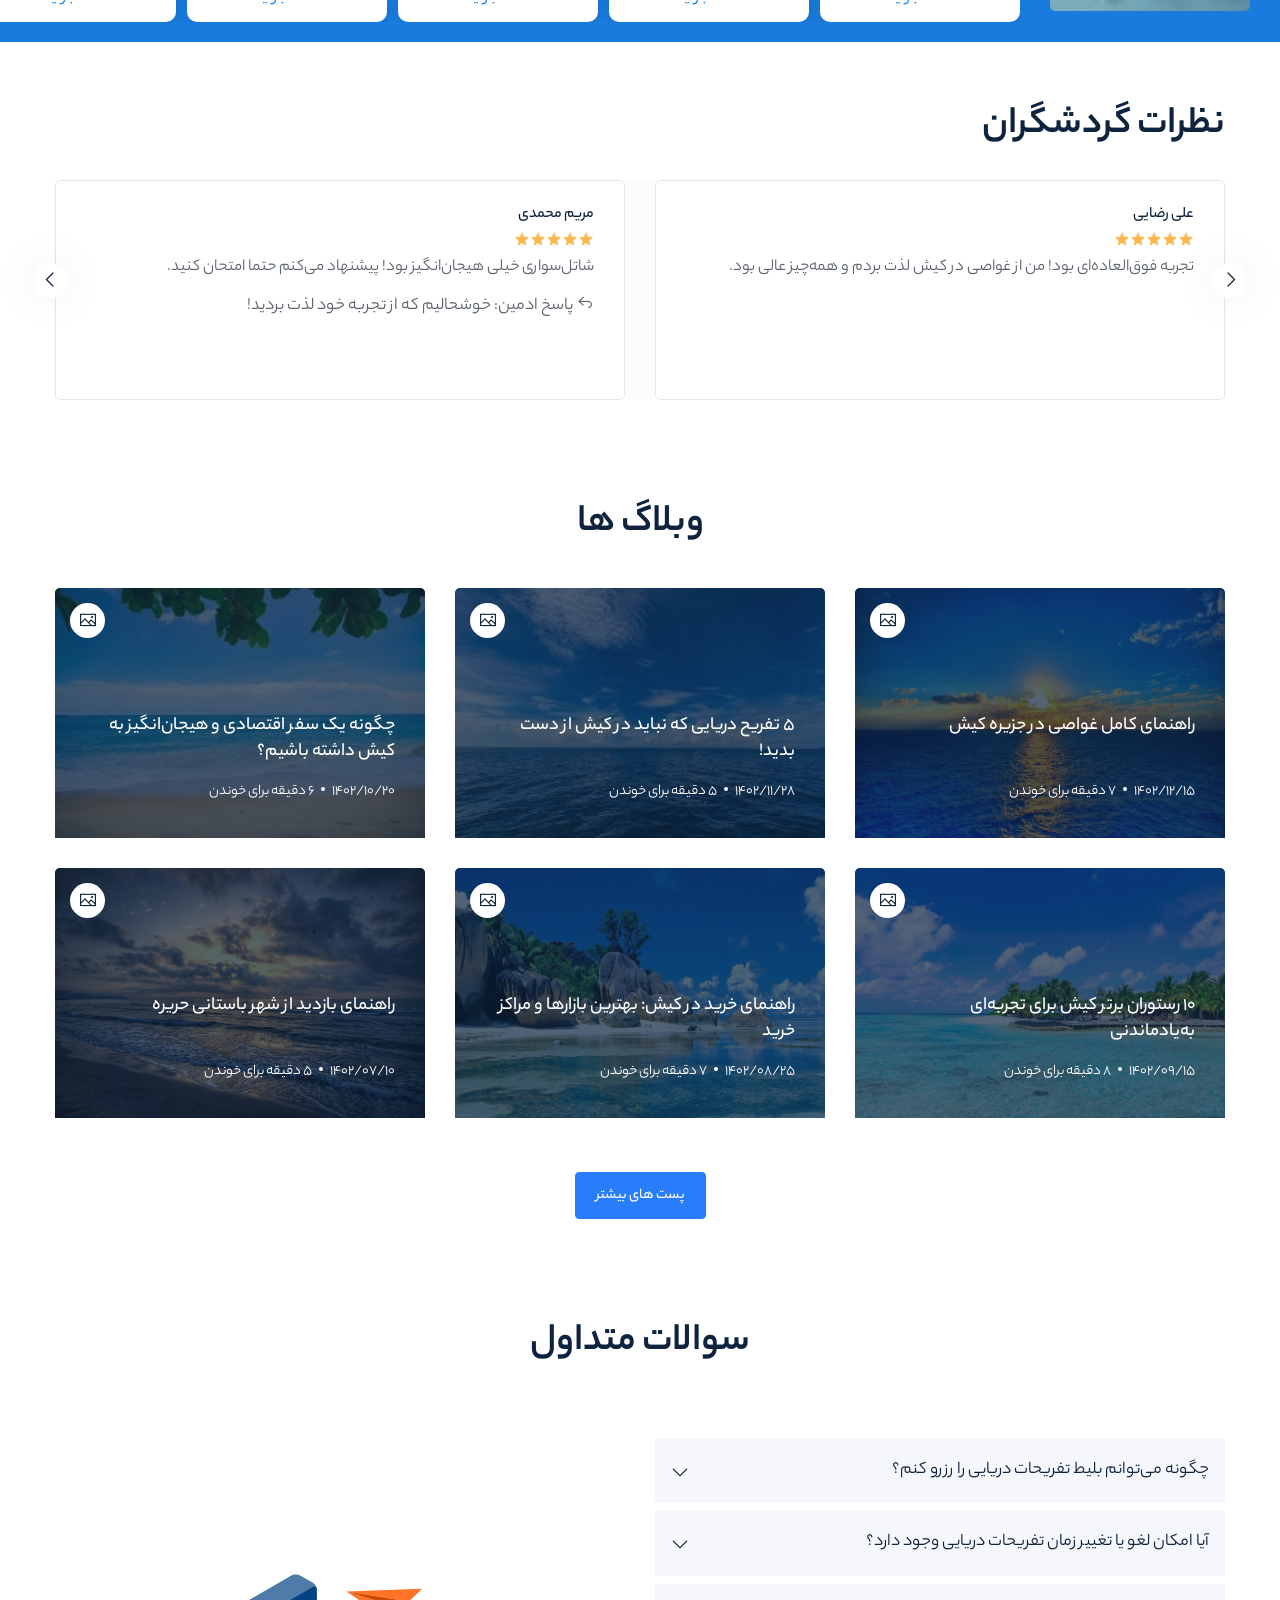
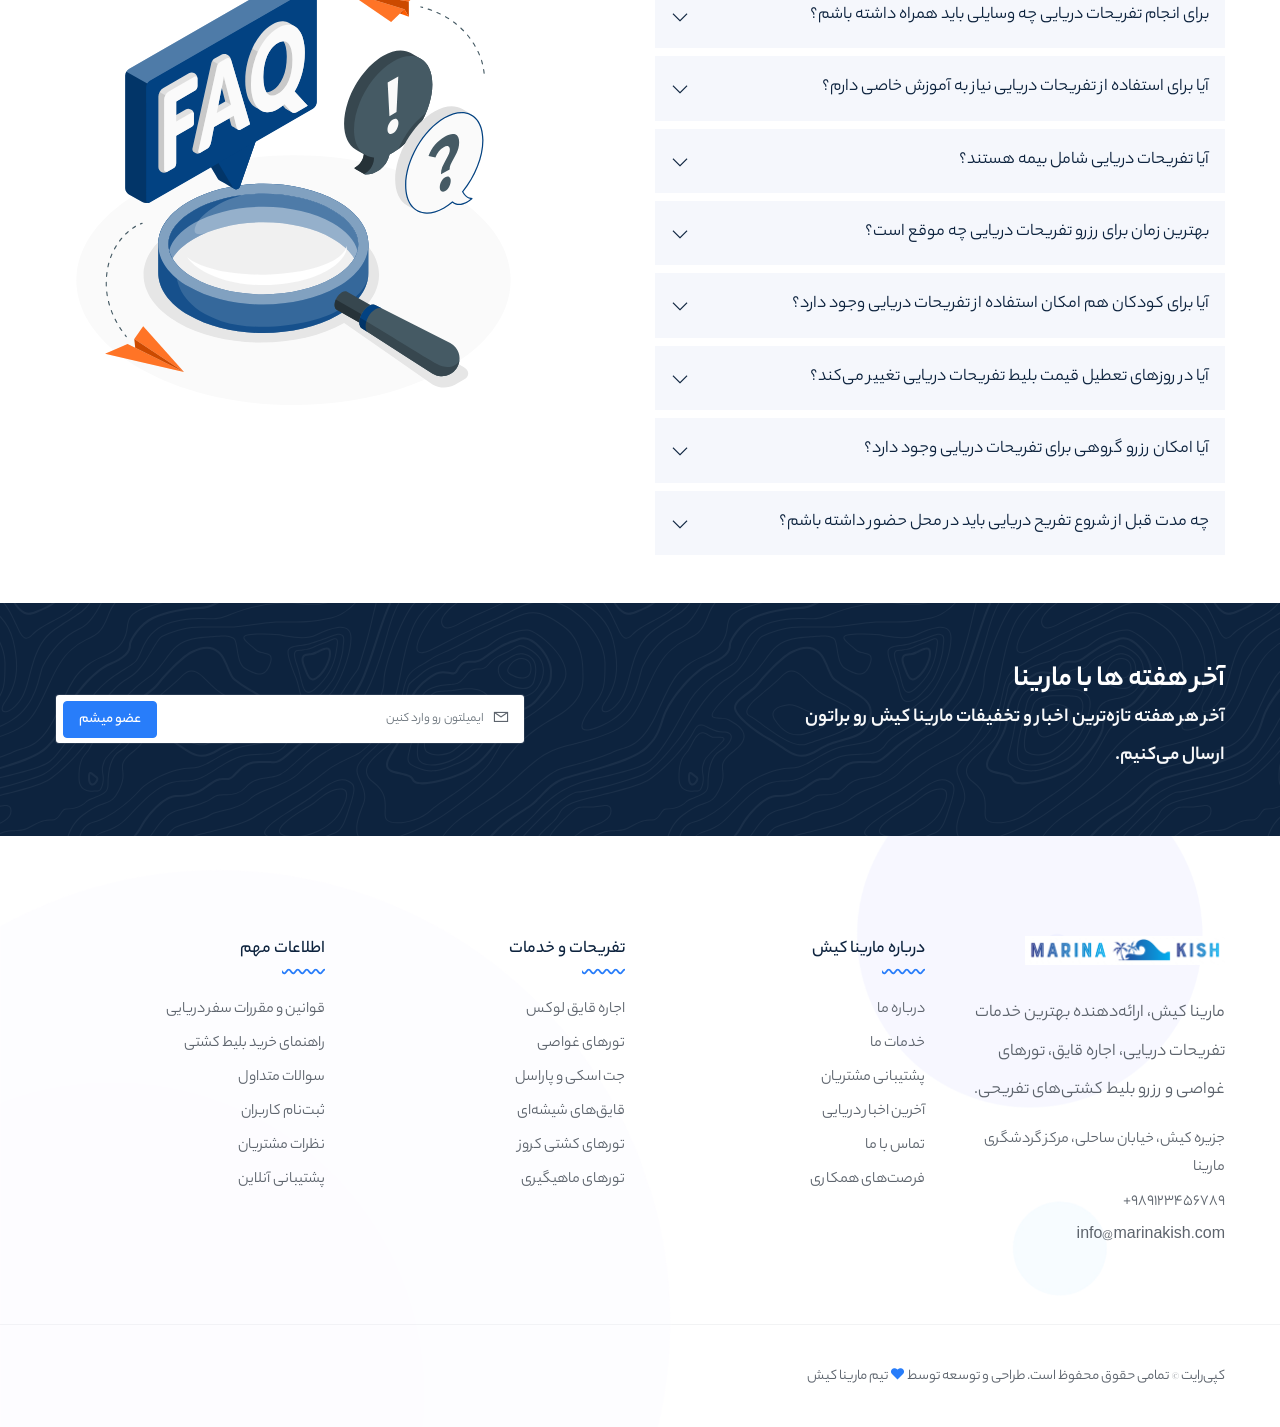
<file: Theme/trizen/trizen-rtl/MohamadReza-Chaghomi-Part/admin-dashboard-off-code.html>
<!DOCTYPE html>
<html lang="fa" dir="rtl">
<head>
    <meta http-equiv="content-type" content="text/html; charset=utf-8">
    <meta name="author" content="arezohosseini">
    <meta name="viewport" content="width=device-width, initial-scale=1.0">
    <meta http-equiv="X-UA-Compatible" content="ie=edge">
    <title>Trizen</title>
    <!-- Favicon -->
    <link rel="icon" href="images/favicon.png">

    <!-- Google Fonts -->
    <link href="https://fonts.googleapis.com/css2?family=Roboto:wght@100;300;400;500;700;900&amp;display=swap" rel="stylesheet">

    <!-- Template CSS Files -->
    <link rel="stylesheet" href="../css/bootstrap.min.css">
    <link rel="stylesheet" href="../css/bootstrap-rtl.min.css">
    <link rel="stylesheet" href="../css/bootstrap-select.min.css">
    <link rel="stylesheet" href="../css/line-awesome.css">
    <link rel="stylesheet" href="../css/owl.carousel.min.css">
    <link rel="stylesheet" href="../css/owl.theme.default.min.css">
    <link rel="stylesheet" href="../css/jquery.fancybox.min.css">
    <link rel="stylesheet" href="../css/daterangepicker.css">
    <link rel="stylesheet" href="../css/datepicker-theme.css" media="all">
    <link rel="stylesheet" href="../css/animate.min.css">
    <link rel="stylesheet" href="../css/animated-headline.css">
    <link rel="stylesheet" href="../css/jquery-ui.css">
    <link rel="stylesheet" href="../css/jquery.filer.css">
    <link rel="stylesheet" href="../css/flag-icon.min.css">
    <link rel="stylesheet" href="../css/style.css">
    <link rel="stylesheet" href="../css/style-rtl.css">
</head>
<body class="section-bg">
<!-- start cssload-loader -->
<div class="preloader" id="preloader">
    <div class="loader">
        <svg class="spinner" viewBox="0 0 50 50">
            <circle class="path" cx="25" cy="25" r="20" fill="none" stroke-width="5"></circle>
        </svg>
    </div>
</div>
<!-- end cssload-loader -->

<!-- ================================
       START DASHBOARD NAV
================================= -->
<div class="sidebar-nav sidebar--nav">
    <div class="sidebar-nav-body">
        <div class="side-menu-close">
            <i class="la la-times"></i>
        </div><!-- end menu-toggler -->
        <div class="author-content">
            <div class="d-flex align-items-center">
                <div class="author-bio">
                    <h4 class="author__title">Trizen</h4>
                    <span class="author__meta">به پنل ادمین خوشی اومدی</span>
                </div>
            </div>
        </div>
        <div class="sidebar-menu-wrap">
            <ul class="sidebar-menu toggle-menu list-items">
                <li><a href="admin-dashboard.html"><i class="la la-dashboard mr-2 text-color"></i>دشبرد</a></li>
                <li><a href="admin-dashboard-entertainment.html"><i class="la la-smile-o mr-2 text-color-1"></i>تفریحات</a></li>
                <li><a href="admin-dashboard-users.html"><i class="la la-users mr-2 text-color-2"></i>کاربران</a></li>
                <li><a href="admin-dashboard-tickets.html"><i class="la la-ticket mr-2 text-color-3"></i>بلیت</a></li>
                <li><a href="admin-dashboard-reports.html"><i class="la la-bar-chart mr-2 text-color-4"></i>گزارشات</a></li>
                <li><a href="admin-dashboard-reviews.html"><i class="la la-star mr-2 text-color-5"></i>نظرات</a></li>
                <li><a href="admin-dashboard-ticket.html"><i class="la la-envelope mr-2 text-color-6"></i>تیکت ها</a></li>
                <li><a href="admin-dashboard-off-code.html"><i class="page-active la la-percent mr-2 text-color-7"></i>تخفیفات</a></li>
                <li><a href="admin-questions.html"><i class="la la-question-circle mr-2 text-color-8"></i>سوالات متداول</a></li>
                <li><a href="admin-blogs.html"><i class="la la-pencil mr-2 text-color-9"></i>بلاگ ها</a></li>
                <li><a href="admin-rules.html"><i class="la la-gavel mr-2 text-color-10"></i>قوانین و مقررات</a></li>
                <li><a href="admin-dashboard-settings.html"><i class="la la-cog mr-2 text-color-11"></i>تنظیمات</a></li>
                <li><a href="/Theme/trizen/trizen-rtl/nima-part/index.html"><i class="la la-power-off mr-2 text-color-12"></i>خروج</a></li>
            </ul>
        </div><!-- end sidebar-menu-wrap -->
    </div>
</div><!-- end sidebar-nav -->
<!-- ================================
       END DASHBOARD NAV
================================= -->


<!-- ================================
    START DASHBOARD AREA
================================= -->
<section class="dashboard-area">
    <div class="dashboard-nav dashboard--nav">
        <div class="container-fluid">
            <div class="row">
                <div class="col-lg-12">
                    <div class="menu-wrapper">
                        <div class="logo mr-5">
                            <a href="/Theme/trizen/trizen-rtl/nima-part/index.html"><img id="header-logo" src="" alt="logo"></a>
                            <div class="menu-toggler">
                                <i class="la la-bars"></i>
                                <i class="la la-times"></i>
                            </div><!-- end menu-toggler -->
                        </div>
                        <div class="nav-btn ml-auto">
                            <div class="notification-wrap d-flex align-items-center">
                                <div class="notification-item">
                                    <div class="dropdown">
                                        <a href="#" class="dropdown-toggle" id="userDropdownMenu" data-toggle="dropdown" aria-haspopup="true" aria-expanded="false">
                                            <div class="d-flex align-items-center">
                                                <span class="font-size-14 font-weight-bold">ادمین رویال</span>
                                            </div>
                                        </a>
                                        <div class="dropdown-menu dropdown-reveal dropdown-menu-md dropdown-menu-right">
                                            <div class="dropdown-item drop-reveal-header user-reveal-header">
                                                <h6 class="title text-uppercase">خوش اومدی!</h6>
                                            </div>
                                            <div class="list-group drop-reveal-list user-drop-reveal-list">
                                                <a href="admin-dashboard.html" class="list-group-item list-group-item-action">
                                                    <div class="msg-body">
                                                        <div class="msg-content">
                                                            <h3 class="title"><i class="la la-user mr-2"></i>ویرایش پروفایل</h3>
                                                        </div>
                                                    </div><!-- end msg-body -->
                                                </a>
                                                <a href="admin-dashboard-tickets.html" class="list-group-item list-group-item-action">
                                                    <div class="msg-body">
                                                        <div class="msg-content">
                                                            <h3 class="title"><i class="la la-shopping-cart mr-2"></i>سفارشات</h3>
                                                        </div>
                                                    </div><!-- end msg-body -->
                                                </a>
                                                <a href="admin-dashboard-settings.html" class="list-group-item list-group-item-action">
                                                    <div class="msg-body">
                                                        <div class="msg-content">
                                                            <h3 class="title"><i class="la la-gear mr-2"></i>تنظیمات</h3>
                                                        </div>
                                                    </div><!-- end msg-body -->
                                                </a>
                                                <div class="section-block"></div>
                                                <a href="/Theme/trizen/trizen-rtl/nima-part/index.html" class="list-group-item list-group-item-action">
                                                    <div class="msg-body">
                                                        <div class="msg-content">
                                                            <h3 class="title"><i class="la la-power-off mr-2"></i>خروج</h3>
                                                        </div>
                                                    </div><!-- end msg-body -->
                                                </a>
                                            </div>
                                        </div><!-- end dropdown-menu -->
                                    </div>
                                </div><!-- end notification-item -->
                            </div>
                        </div><!-- end nav-btn -->
                    </div><!-- end menu-wrapper -->
                </div><!-- end col-lg-12 -->
            </div><!-- end row -->
        </div><!-- end container-fluid -->
    </div><!-- end dashboard-nav -->
    <div class="dashboard-content-wrap">
        <div class="dashboard-bread dashboard--bread dashboard-bread-2">
            <div class="container-fluid">
                <div class="row align-items-center">
                    <div class="col-lg-6">
                        <div class="breadcrumb-content">
                            <div class="section-heading">
                                <h2 class="sec__title font-size-30 text-white">کدهای تخفیف</h2>
                            </div>
                        </div><!-- end breadcrumb-content -->
                    </div><!-- end col-lg-6 -->
                    <div class="col-lg-6">
                        <div class="breadcrumb-list text-right">
                            <ul class="list-items">
                                <li><a href="/Theme/trizen/trizen-rtl/nima-part/index.html" class="text-white">صفحه اصلی</a></li>
                                <li>کدهای تخفیف</li>
                            </ul>
                        </div><!-- end breadcrumb-list -->
                    </div><!-- end col-lg-6 -->
                </div><!-- end row -->
            </div>
        </div><!-- end dashboard-bread -->
        <div class="dashboard-main-content">
            <div class="container-fluid">
                <div class="row">
                    <div class="col-lg-12">
                        <div class="form-box">
                            <div class="form-title-wrap d-flex justify-content-between align-items-center">
                                <h3 class="title">لیست کدهای تخفیف</h3>
                                <button type="button" class="btn btn-primary" onclick="openAddOffCodeModal()">افزودن کد تخفیف</button>                            </div>
                                <div class="form-content pb-2">
                                    <div class="d-flex justify-content-start mb-3 filter-links">
                                        <a href="admin-dashboard-off-code.html" class="page-active mx-2 ${window.location.pathname.includes('admin-dashboard-entertainment-active.html') ? 'active' : ''}">فعال‌ها</a>
                                        <a href="admin-inActive-offCode.html" class="mx-2 ${window.location.pathname.includes('admin-dashboard-entertainment-inactive.html') ? 'active' : ''}">غیرفعال‌ها</a>
                                    </div>
                                    <div class="offCode-container">
                                        <!-- محصولات از طریق جاوااسکریپت در اینجا قرار خواهند گرفت -->
                                    </div>
                                </div>
                                </div><!-- end form-box -->
                    </div><!-- end col-lg-12 -->
                </div><!-- end row -->
                <div class="border-top mt-5"></div>
            </div><!-- end container-fluid -->
        </div><!-- end dashboard-main-content -->
    </div><!-- end dashboard-content-wrap -->
</section><!-- end dashboard-area -->
<!-- ================================
    END DASHBOARD AREA
================================= -->

 <!-- Add Off Code Modal -->
 <div class="modal fade" id="addOffCodeModal" tabindex="-1" role="dialog" aria-labelledby="addOffCodeModalLabel" aria-hidden="true">
    <div class="modal-dialog modal-dialog-centered" role="document">
        <div class="modal-content">
            <div class="modal-header">
                <h5 class="modal-title" id="addOffCodeModalLabel">افزودن کد تخفیف</h5>
                <button type="button" class="close" data-dismiss="modal" aria-label="بستن">
                    <span aria-hidden="true">&times;</span>
                </button>
            </div>
            <div class="modal-body">
                <form id="addOffCodeForm">
                    <div class="form-group">
                        <label for="offCodeTitle">عنوان</label>
                        <input type="text" class="form-control" id="offCodeTitle" required>
                    </div>
                    <div class="form-group">
                        <label for="offCode">کد</label>
                        <input type="text" class="form-control" id="offCode" required>
                    </div>
                    <div class="form-group">
                        <label for="offCodePercent">درصد</label>
                        <input type="number" class="form-control" id="offCodePercent" required>
                    </div>
                    <div class="form-group">
                        <label for="offCodeNumber">تعداد</label>
                        <input type="number" class="form-control" id="offCodeNumber" required>
                    </div>
                    <div class="form-group">
                        <label for="offCodeExpireTime">تاریخ انقضا</label>
                        <input type="date" class="form-control" id="offCodeExpireTime" required>
                    </div>
                    <div class="form-group">
                        <label for="offCodeStartTime">تاریخ شروع</label>
                        <input type="date" class="form-control" id="offCodeStartTime" required>
                    </div>
                    <button type="submit" class="btn btn-primary">افزودن</button>
                </form>
            </div>
        </div>
    </div>
</div>

<!-- Edit Off Code Modal -->
<div class="modal fade" id="editOffCodeModal" tabindex="-1" role="dialog" aria-labelledby="editOffCodeModalLabel" aria-hidden="true">
    <div class="modal-dialog modal-dialog-centered" role="document">
        <div class="modal-content">
            <div class="modal-header">
                <h5 class="modal-title" id="editOffCodeModalLabel">ویرایش کد تخفیف</h5>
                <button type="button" class="close" data-dismiss="modal" aria-label="بستن">
                    <span aria-hidden="true">&times;</span>
                </button>
            </div>
            <div class="modal-body">
                <form id="editOffCodeForm">
                    <input type="hidden" id="editOffCodeId">
                    <div class="form-group">
                        <label for="editTitle">عنوان</label>
                        <input type="text" class="form-control" id="editTitle" required>
                    </div>
                    <div class="form-group">
                        <label for="editCode">کد</label>
                        <input type="text" class="form-control" id="editCode" required>
                    </div>
                    <div class="form-group">
                        <label for="editPercent">درصد</label>
                        <input type="number" class="form-control" id="editPercent" required>
                    </div>
                    <div class="form-group">
                        <label for="editNumber">تعداد</label>
                        <input type="number" class="form-control" id="editNumber" required>
                    </div>
                    <div class="form-group">
                        <label for="editExpireTime">تاریخ انقضا</label>
                        <input type="date" class="form-control" id="editExpireTime" required>
                    </div>
                    <div class="form-group">
                        <label for="editStartTime">تاریخ شروع</label>
                        <input type="date" class="form-control" id="editStartTime" required>
                    </div>
                    <button type="submit" class="btn btn-warning">ذخیره</button>
                </form>
            </div>
        </div>
    </div>
</div>

<!-- Confirm Delete Modal -->
<div class="modal fade" id="confirmDeleteModal" tabindex="-1" role="dialog" aria-labelledby="confirmDeleteModalLabel" aria-hidden="true">
    <div class="modal-dialog modal-dialog-centered" role="document">
        <div class="modal-content">
            <div class="modal-header">
                <h5 class="modal-title" id="confirmDeleteModalLabel">حذف کد تخفیف</h5>
                <button type="button" class="close" data-dismiss="modal" aria-label="بستن">
                    <span aria-hidden="true">&times;</span>
                </button>
            </div>
            <div class="modal-body">
                آیا مطمئن هستید که می‌خواهید این کد تخفیف را حذف کنید؟
            </div>
            <div class="modal-footer">
                <button type="button" class="btn btn-secondary" data-dismiss="modal">لغو</button>
                <button type="button" class="btn btn-danger" id="confirmDeleteButton">حذف</button>
            </div>
        </div>
    </div>
</div>

<!-- Response Modal -->
<div class="modal fade" id="responseModal" tabindex="-1" role="dialog" aria-labelledby="responseModalLabel" aria-hidden="true">
    <div class="modal-dialog modal-dialog-centered" role="document">
        <div class="modal-content">
            <div class="modal-header">
                <h5 class="modal-title" id="responseModalLabel">پیام</h5>
                <button type="button" class="close" data-dismiss="modal" aria-label="بستن">
                    <span aria-hidden="true">&times;</span>
                </button>
            </div>
            <div class="modal-body" id="responseModalBody">
                <!-- پیام‌ها اینجا نمایش داده می‌شوند -->
            </div>
            <div class="modal-footer">
                <button type="button" class="btn btn-secondary" data-dismiss="modal">بستن</button>
            </div>
        </div>
    </div>
</div>
<!-- start scroll top -->
<div id="back-to-top">
    <i class="la la-angle-up" title="برو بالا"></i>
</div>
<!-- end scroll top -->

<!-- Template JS Files -->
<script src="../js/jquery-3.4.1.min.js"></script>
<script src="../js/jquery-ui.js"></script>
<script src="../js/popper.min.js"></script>
<script src="../js/bootstrap.min.js"></script>
<script src="../js/bootstrap-select.min.js"></script>
<script src="../js/moment.min.js"></script>
<script src="../js/moment-jalaali.js"></script>
<script src="../js/daterangepicker-fa-ex.js"></script>
<script src="../js/owl.carousel.min.js"></script>
<script src="../js/jquery.fancybox.min.js"></script>
<script src="../js/jquery.countTo.min.js"></script>
<script src="../js/animated-headline.js"></script>
<script src="../js/jquery.filer.min.js"></script>
<script src="../js/jquery.ripples-min.js"></script>
<script src="../js/main-rtl.js"></script>
<script src="../MohamadReza-Chaghomi-Part/js-part/loadLogo.js"></script>
<script src="../MohamadReza-Chaghomi-Part/js-part/getOffCodes.js"></script>

</body>
</html>
</file>
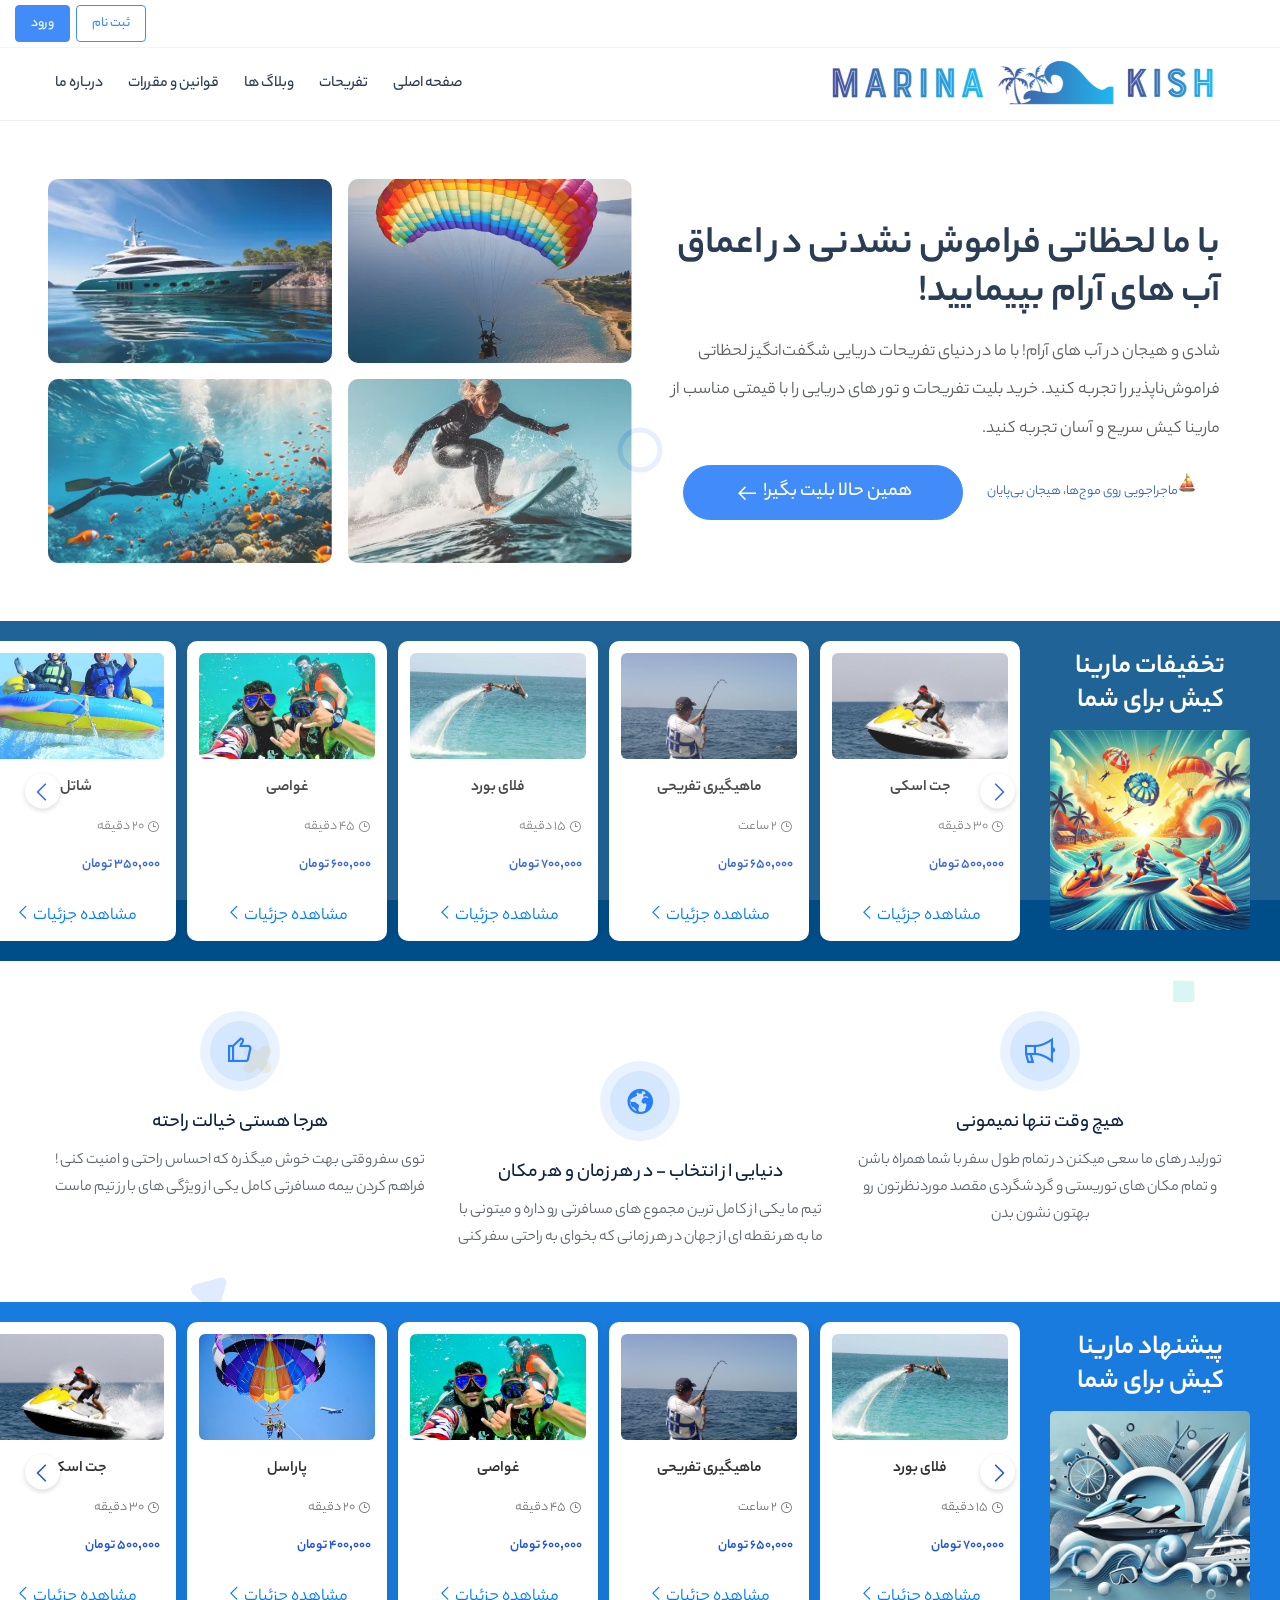
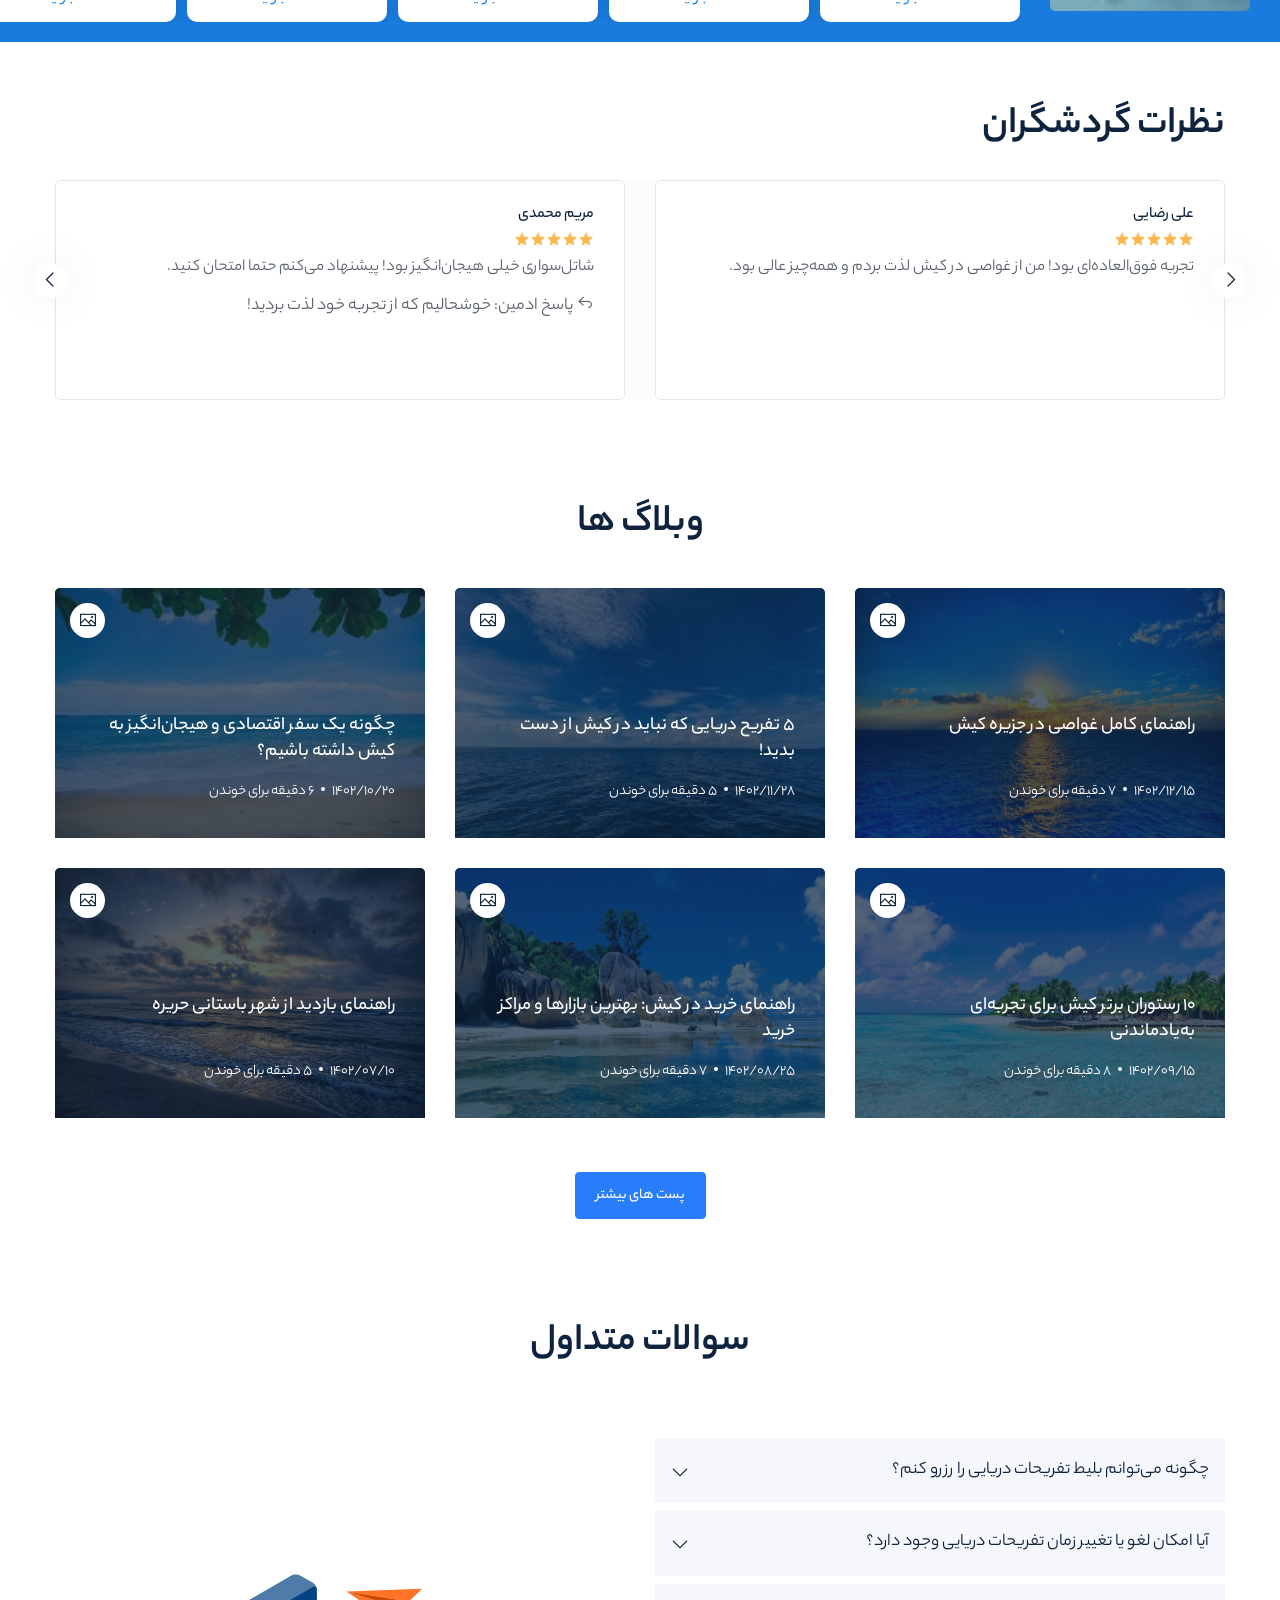
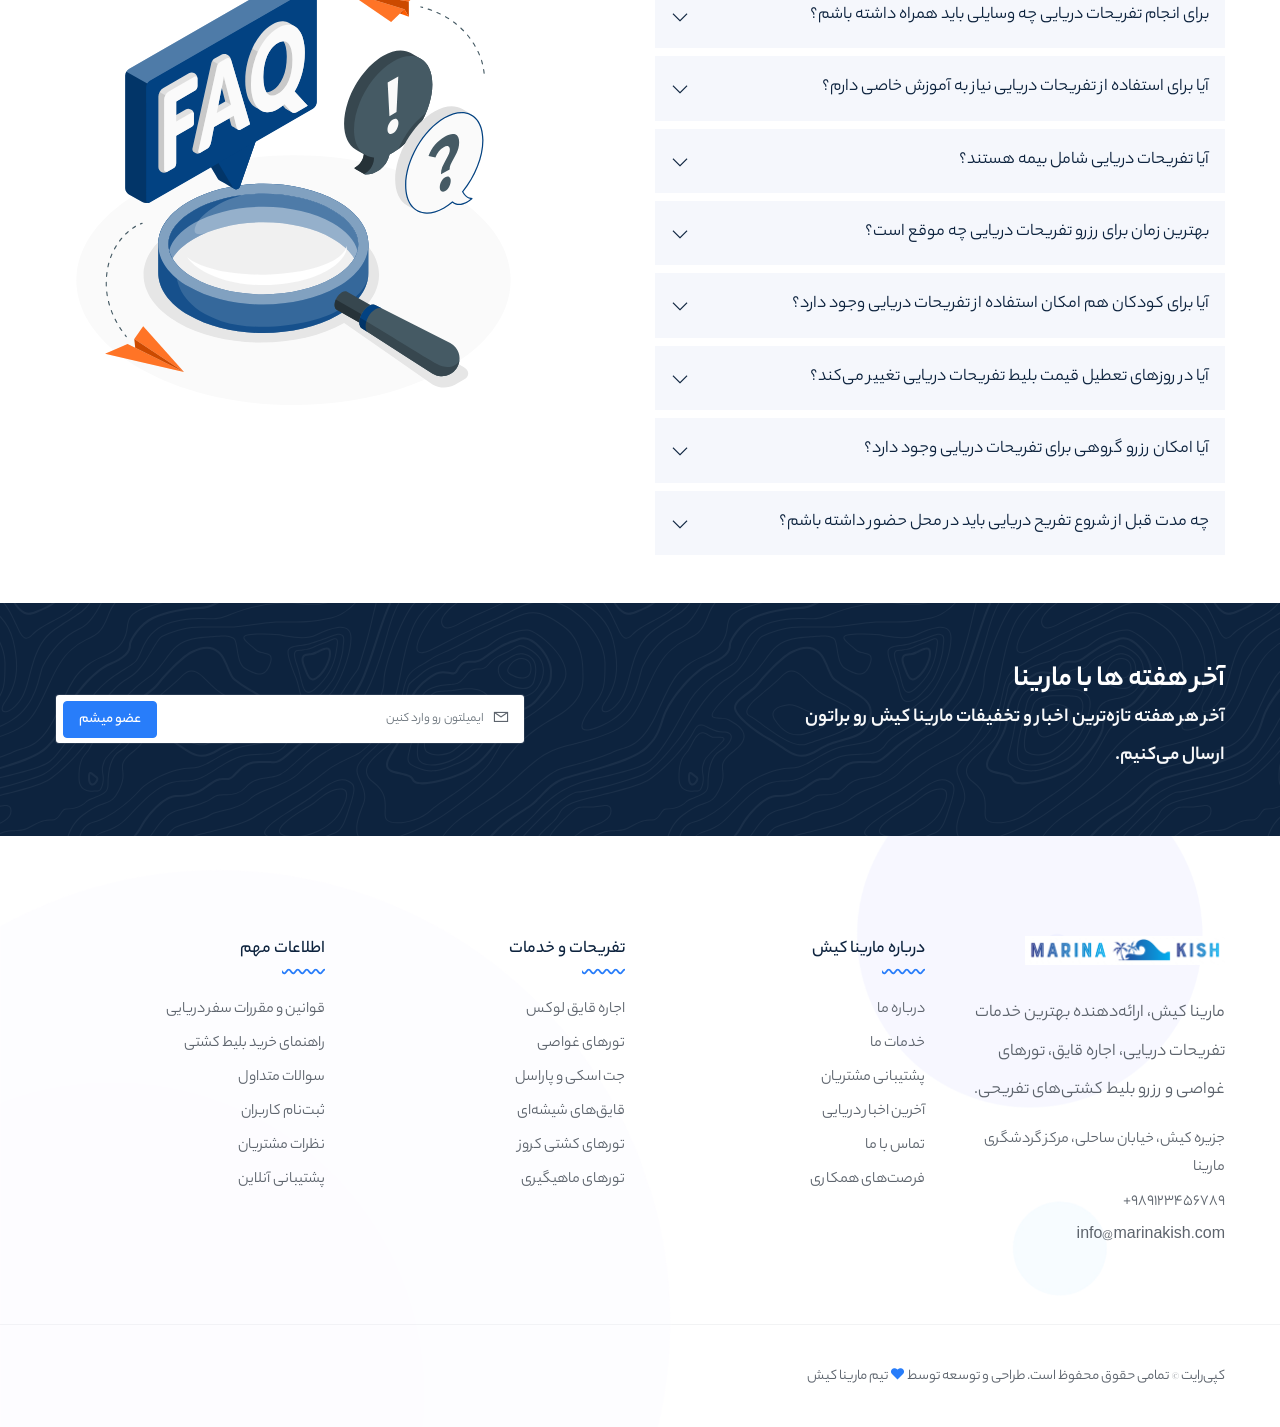
<file: Theme/trizen/trizen-rtl/MohamadReza-Chaghomi-Part/admin-dashboard-reports.html>
<!DOCTYPE html>
<html lang="fa" dir="rtl">
<head>
    <meta http-equiv="content-type" content="text/html; charset=utf-8">
    <meta name="author" content="arezohosseini">
    <meta name="viewport" content="width=device-width, initial-scale=1.0">
    <meta http-equiv="X-UA-Compatible" content="ie=edge">
    <title>Trizen</title>
    <!-- Favicon -->
    <link rel="icon" href="images/favicon.png">

    <!-- Google Fonts -->
    <link href="https://fonts.googleapis.com/css2?family=Roboto:wght@100;300;400;500;700;900&amp;display=swap" rel="stylesheet">

    <!-- Template CSS Files -->
    <link rel="stylesheet" href="../css/bootstrap.min.css">
    <link rel="stylesheet" href="../css/bootstrap-rtl.min.css">
    <link rel="stylesheet" href="../css/bootstrap-select.min.css">
    <link rel="stylesheet" href="../css/line-awesome.css">
    <link rel="stylesheet" href="../css/owl.carousel.min.css">
    <link rel="stylesheet" href="../css/owl.theme.default.min.css">
    <link rel="stylesheet" href="../css/jquery.fancybox.min.css">
    <link rel="stylesheet" href="../css/daterangepicker.css">
    <link rel="stylesheet" href="../css/datepicker-theme.css" media="all">
    <link rel="stylesheet" href="../css/animate.min.css">
    <link rel="stylesheet" href="../css/animated-headline.css">
    <link rel="stylesheet" href="../css/jquery-ui.css">
    <link rel="stylesheet" href="../css/jquery.filer.css">
    <link rel="stylesheet" href="../css/flag-icon.min.css">
    <link rel="stylesheet" href="../css/style.css">
    <link rel="stylesheet" href="../css/style-rtl.css">
</head>
<body class="section-bg">
<!-- start cssload-loader -->
<div class="preloader" id="preloader">
    <div class="loader">
        <svg class="spinner" viewBox="0 0 50 50">
            <circle class="path" cx="25" cy="25" r="20" fill="none" stroke-width="5"></circle>
        </svg>
    </div>
</div>
<!-- end cssload-loader -->


<!-- ================================
       START DASHBOARD NAV
================================= -->
<div class="sidebar-nav sidebar--nav">
    <div class="sidebar-nav-body">
        <div class="side-menu-close">
            <i class="la la-times"></i>
        </div><!-- end menu-toggler -->
        <div class="author-content">
            <div class="d-flex align-items-center">
                <div class="author-bio">
                    <h4 class="author__title">Trizen</h4>
                    <span class="author__meta">به پنل ادمین خوشی اومدی</span>
                </div>
            </div>
        </div>
        <div class="sidebar-menu-wrap">
            <ul class="sidebar-menu toggle-menu list-items">
                <li><a href="admin-dashboard.html"><i class="la la-dashboard mr-2 text-color"></i>دشبرد</a></li>
                <li><a href="admin-dashboard-entertainment.html"><i class="la la-smile-o mr-2 text-color-1"></i>تفریحات</a></li>
                <li><a href="admin-dashboard-users.html"><i class="la la-users mr-2 text-color-2"></i>کاربران</a></li>
                <li><a href="admin-dashboard-tickets.html"><i class="la la-ticket mr-2 text-color-3"></i>بلیت</a></li>
                <li><a href="admin-dashboard-reports.html"><i class="page-active la la-bar-chart mr-2 text-color-4"></i>گزارشات</a></li>
                <li><a href="admin-dashboard-reviews.html"><i class="la la-star mr-2 text-color-5"></i>نظرات</a></li>
                <li><a href="admin-dashboard-ticket.html"><i class="la la-envelope mr-2 text-color-6"></i>تیکت ها</a></li>
                <li><a href="admin-dashboard-off-code.html"><i class="la la-percent mr-2 text-color-7"></i>تخفیفات</a></li>
                <li><a href="admin-questions.html"><i class="la la-question-circle mr-2 text-color-8"></i>سوالات متداول</a></li>
                <li><a href="admin-blogs.html"><i class="la la-pencil mr-2 text-color-9"></i>بلاگ ها</a></li>
                <li><a href="admin-rules.html"><i class="la la-gavel mr-2 text-color-10"></i>قوانین و مقررات</a></li>
                <li><a href="admin-dashboard-settings.html"><i class="la la-cog mr-2 text-color-11"></i>تنظیمات</a></li>
                <li><a href="/Theme/trizen/trizen-rtl/nima-part/index.html"><i class="la la-power-off mr-2 text-color-12"></i>خروج</a></li>
            </ul>
        </div><!-- end sidebar-menu-wrap -->
    </div>
</div><!-- end sidebar-nav -->
<!-- ================================
       END DASHBOARD NAV
================================= -->




<!-- ================================
    START DASHBOARD AREA
================================= -->
<section class="dashboard-area">
    <div class="dashboard-nav dashboard--nav">
        <div class="container-fluid">
            <div class="row">
                <div class="col-lg-12">
                    <div class="menu-wrapper">
                        <div class="logo mr-5">
                            <a href="/Theme/trizen/trizen-rtl/nima-part/index.html"><img id="header-logo" src="" alt="logo"></a>
                            <div class="menu-toggler">
                                <i class="la la-bars"></i>
                                <i class="la la-times"></i>
                            </div><!-- end menu-toggler -->
                        </div>
                        <div class="nav-btn ml-auto">
                            <div class="notification-wrap d-flex align-items-center">
                                <div class="notification-item">
                                    <div class="dropdown">
                                        <a href="#" class="dropdown-toggle" id="userDropdownMenu" data-toggle="dropdown" aria-haspopup="true" aria-expanded="false">
                                            <div class="d-flex align-items-center">
                                                <span class="font-size-14 font-weight-bold">ادمین رویال</span>
                                            </div>
                                        </a>
                                        <div class="dropdown-menu dropdown-reveal dropdown-menu-md dropdown-menu-right">
                                            <div class="dropdown-item drop-reveal-header user-reveal-header">
                                                <h6 class="title text-uppercase">خوش اومدی!</h6>
                                            </div>
                                            <div class="list-group drop-reveal-list user-drop-reveal-list">
                                                <a href="admin-dashboard.html" class="list-group-item list-group-item-action">
                                                    <div class="msg-body">
                                                        <div class="msg-content">
                                                            <h3 class="title"><i class="la la-user mr-2"></i>ویرایش پروفایل</h3>
                                                        </div>
                                                    </div><!-- end msg-body -->
                                                </a>
                                                <a href="admin-dashboard-tickets.html" class="list-group-item list-group-item-action">
                                                    <div class="msg-body">
                                                        <div class="msg-content">
                                                            <h3 class="title"><i class="la la-shopping-cart mr-2"></i>سفارشات</h3>
                                                        </div>
                                                    </div><!-- end msg-body -->
                                                </a>
                                                <a href="admin-dashboard-settings.html" class="list-group-item list-group-item-action">
                                                    <div class="msg-body">
                                                        <div class="msg-content">
                                                            <h3 class="title"><i class="la la-gear mr-2"></i>تنظیمات</h3>
                                                        </div>
                                                    </div><!-- end msg-body -->
                                                </a>
                                                <div class="section-block"></div>
                                                <a href="/Theme/trizen/trizen-rtl/nima-part/index.html" class="list-group-item list-group-item-action">
                                                    <div class="msg-body">
                                                        <div class="msg-content">
                                                            <h3 class="title"><i class="la la-power-off mr-2"></i>خروج</h3>
                                                        </div>
                                                    </div><!-- end msg-body -->
                                                </a>
                                            </div>
                                        </div><!-- end dropdown-menu -->
                                    </div>
                                </div><!-- end notification-item -->
                            </div>
                        </div><!-- end nav-btn -->
                    </div><!-- end menu-wrapper -->
                </div><!-- end col-lg-12 -->
            </div><!-- end row -->
        </div><!-- end container-fluid -->
    </div><!-- end dashboard-nav -->
    <div class="dashboard-content-wrap">
        <div class="dashboard-bread dashboard--bread dashboard-bread-2">
            <div class="container-fluid">
                <div class="row align-items-center">
                    <div class="col-lg-6">
                        <div class="breadcrumb-content">
                            <div class="section-heading">
                                <h2 class="sec__title font-size-30 text-white">گزارشات</h2>
                            </div>
                        </div><!-- end breadcrumb-content -->
                    </div><!-- end col-lg-6 -->
                    <div class="col-lg-6">
                        <div class="breadcrumb-list text-right">
                            <ul class="list-items">
                                <li><a href="/Theme/trizen/trizen-rtl/nima-part/index.html" class="text-white">صفحه اصلی</a></li>
                                <li>گزارشات</li>
                            </ul>
                        </div><!-- end breadcrumb-list -->
                    </div><!-- end col-lg-6 -->
                </div><!-- end row -->
            </div>
        </div><!-- end dashboard-bread -->
        <div class="dashboard-main-content">
            <div class="container-fluid">
                <div class="row">
                    <div class="col-lg-12">
                        <div class="form-box">
                            <div class="form-title-wrap">
                                <h3 class="title">لیست گزارشات</h3>
                            </div>
                            <div class="form-content pb-2 product-container">
                                <!-- محصولات از طریق جاوااسکریپت در اینجا قرار خواهند گرفت -->
                            </div>
                        </div><!-- end form-box -->
                    </div><!-- end col-lg-12 -->
                </div><!-- end row -->
               
                <div class="border-top mt-5"></div>
            </div><!-- end container-fluid -->
        </div><!-- end dashboard-main-content -->
    </div><!-- end dashboard-content-wrap -->
</section><!-- end dashboard-area -->
<!-- ================================
    END DASHBOARD AREA
================================= -->

<!-- start scroll top -->
<div id="back-to-top">
    <i class="la la-angle-up" title="برو بالا"></i>
</div>
<!-- end scroll top -->

<!-- Template JS Files -->
<script src="../js/jquery-3.4.1.min.js"></script>
<script src="../js/jquery-ui.js"></script>
<script src="../js/popper.min.js"></script>
<script src="../js/bootstrap.min.js"></script>
<script src="../js/bootstrap-select.min.js"></script>
<script src="../js/moment.min.js"></script>
<script src="../js/moment-jalaali.js"></script>
<script src="../js/daterangepicker-fa-ex.js"></script>
<script src="../js/owl.carousel.min.js"></script>
<script src="../js/jquery.fancybox.min.js"></script>
<script src="../js/jquery.countTo.min.js"></script>
<script src="../js/animated-headline.js"></script>
<script src="../js/jquery.filer.min.js"></script>
<script src="../js/jquery.ripples-min.js"></script>
<script src="../js/main-rtl.js"></script>
<script src="../MohamadReza-Chaghomi-Part/js-part/loadLogo.js"></script>
<script src="../MohamadReza-Chaghomi-Part/js-part/getReports.js"></script>

</body>
</html>
</file>
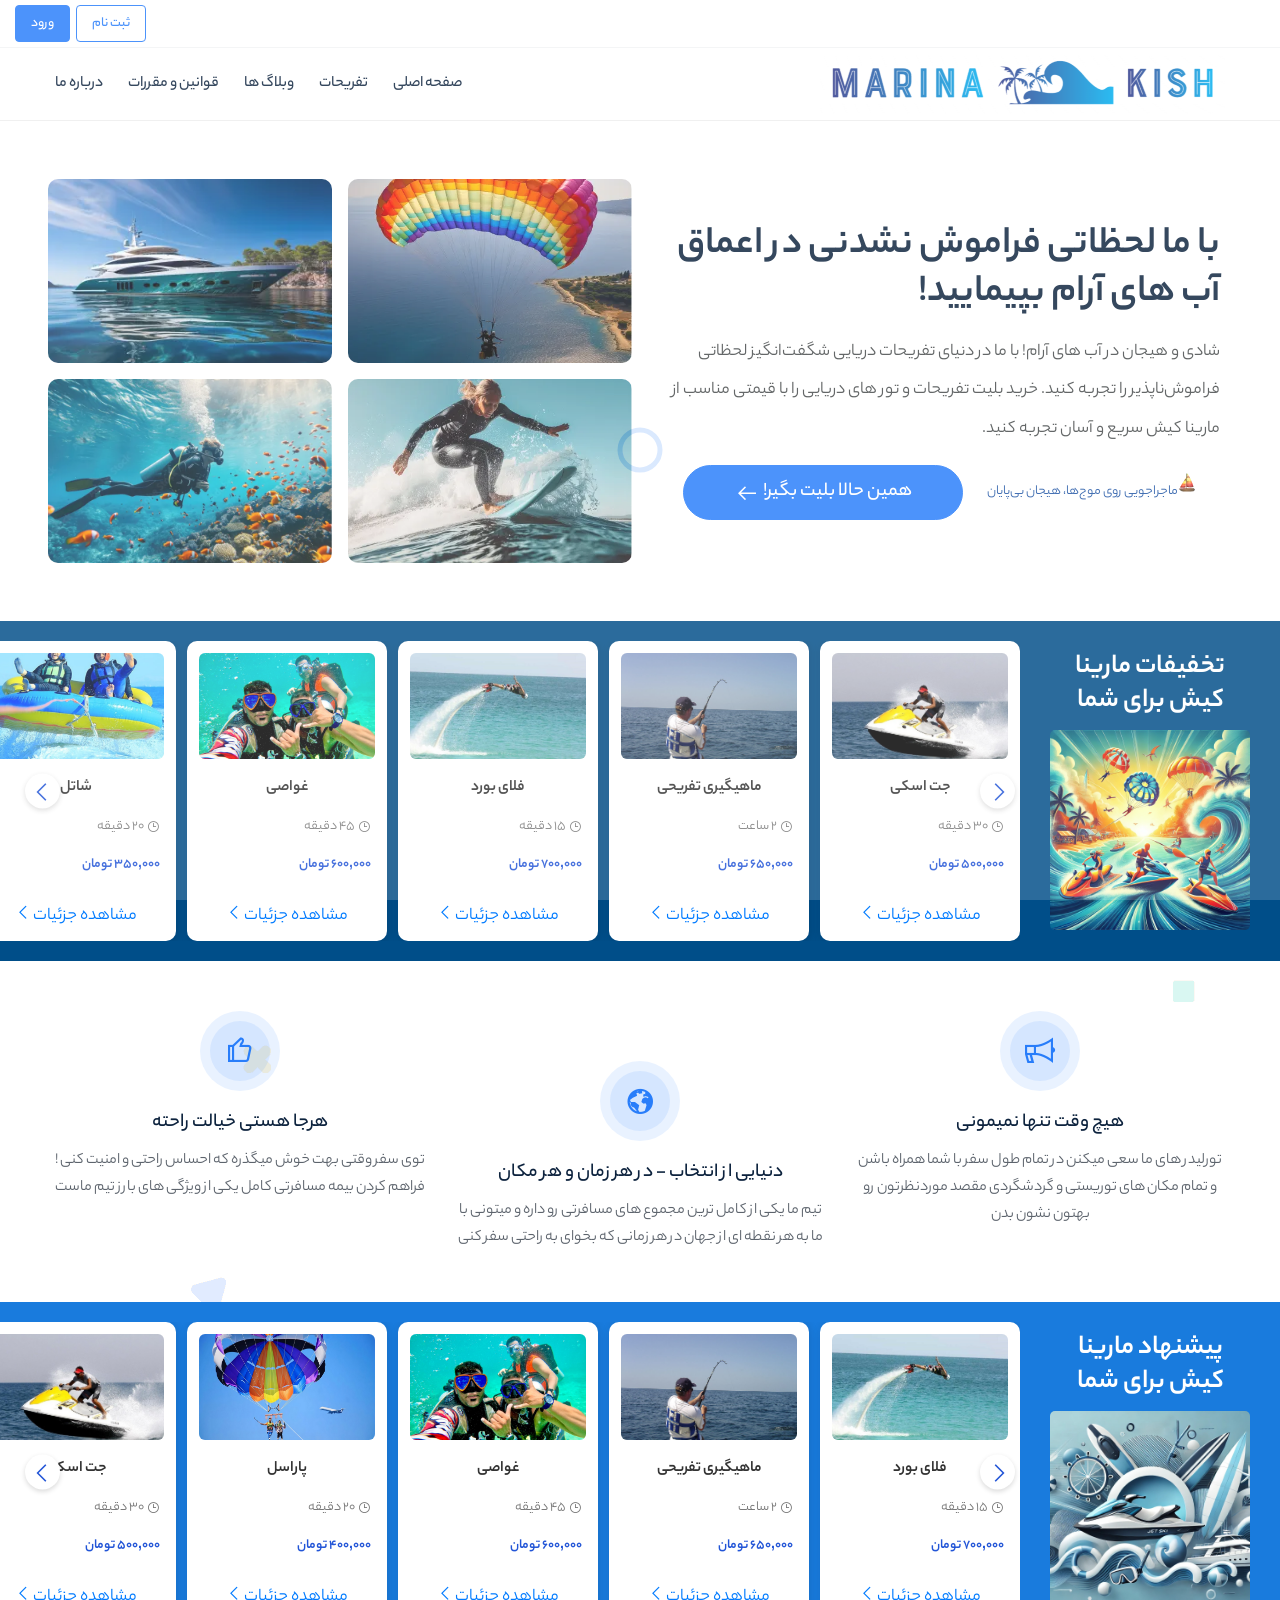
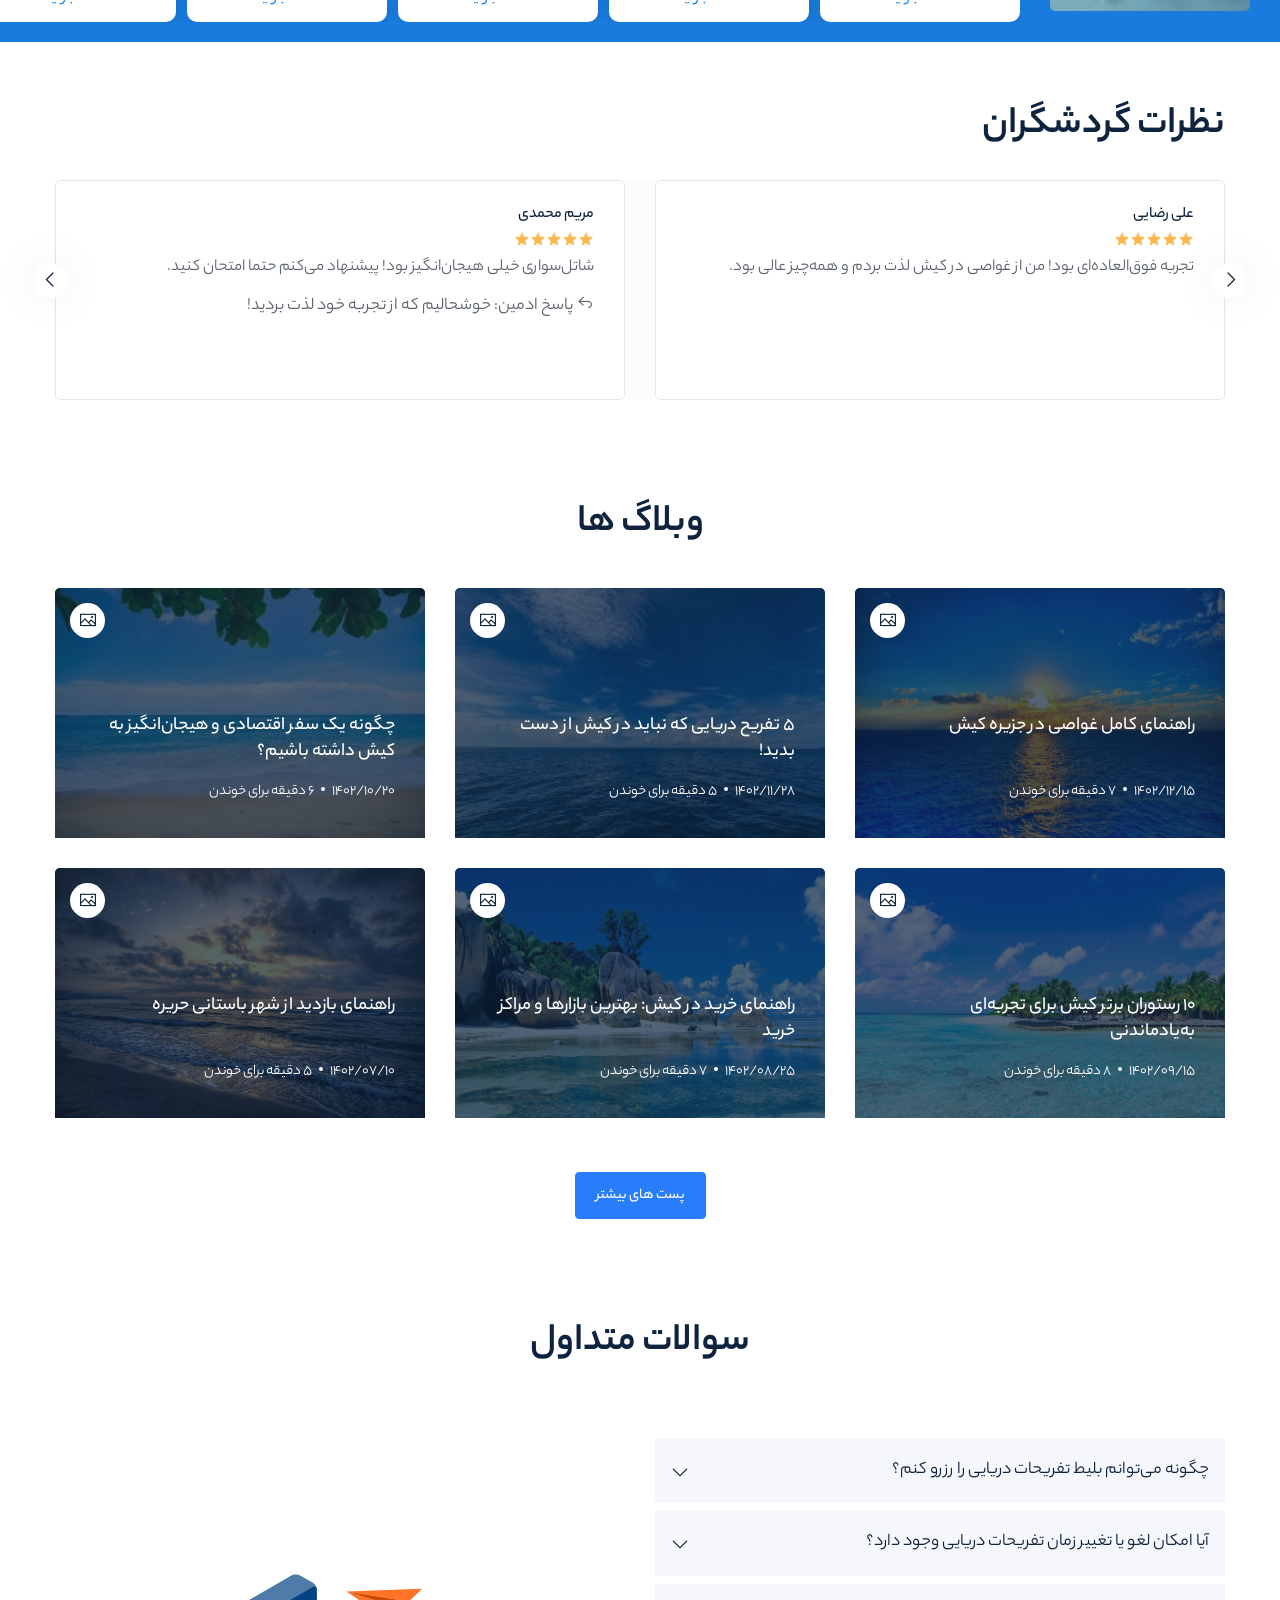
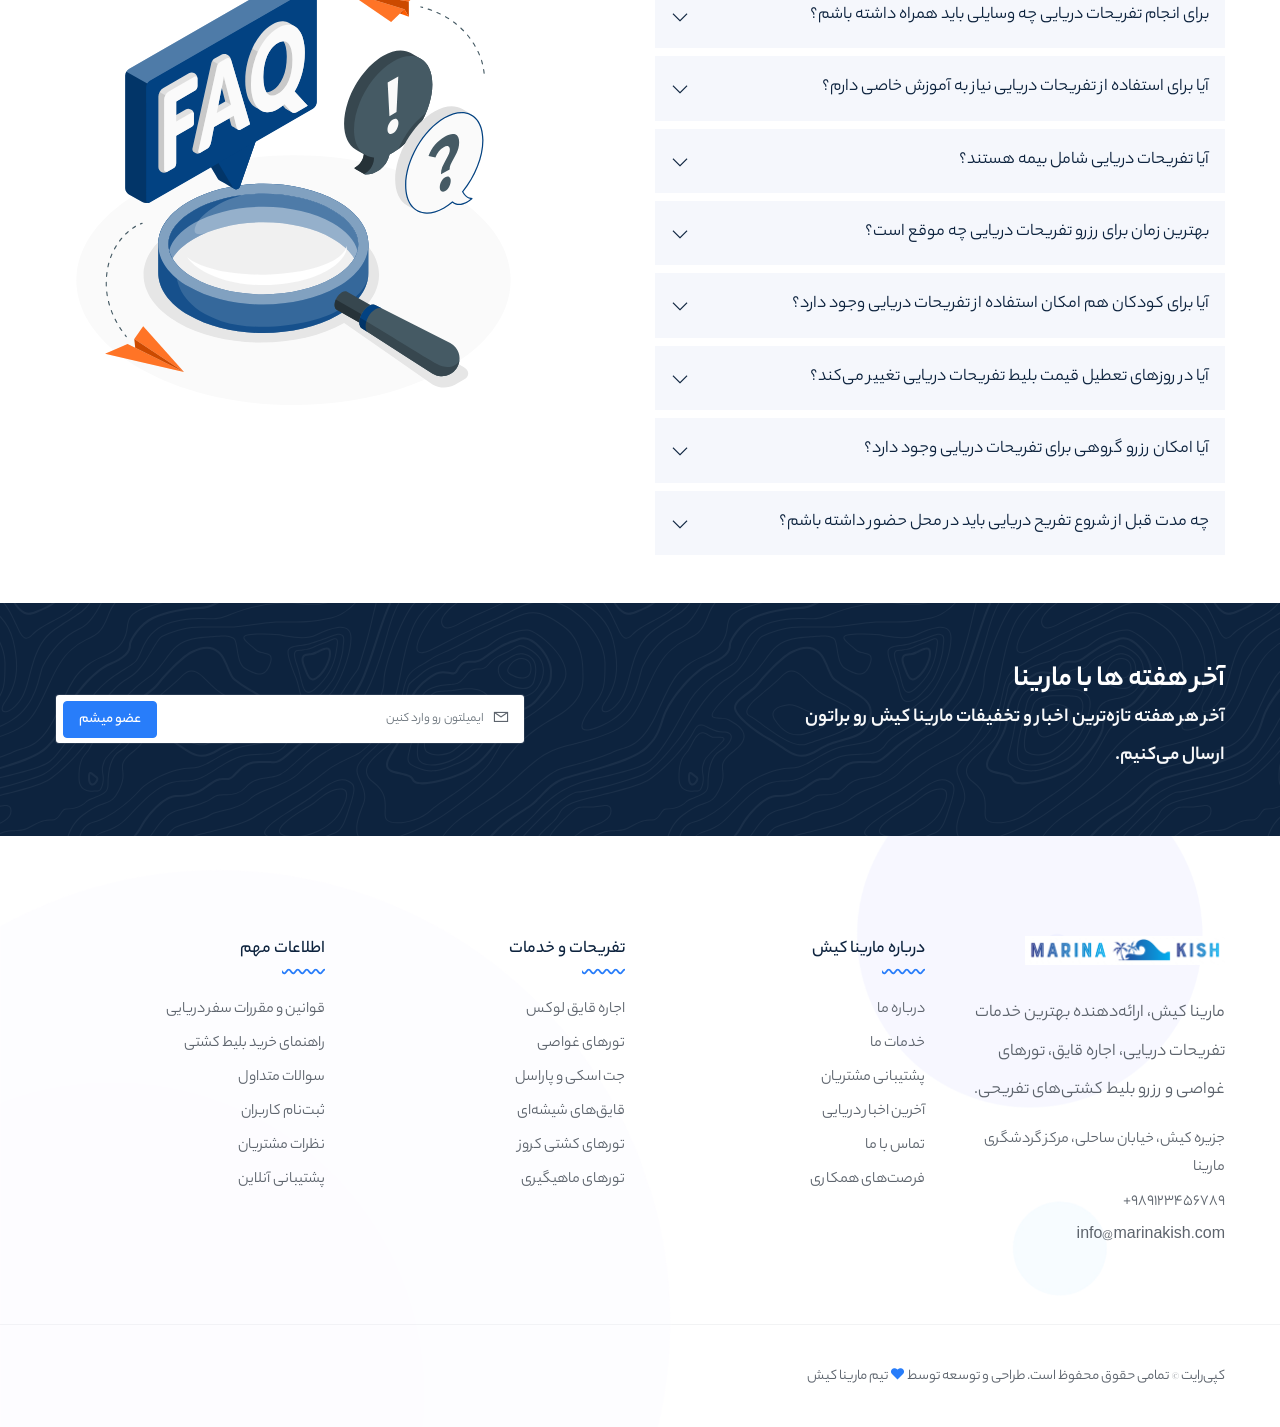
<file: Theme/trizen/trizen-rtl/MohamadReza-Chaghomi-Part/admin-dashboard-reviews.html>
<!DOCTYPE html>
<html lang="fa" dir="rtl">
<head>
    <meta http-equiv="content-type" content="text/html; charset=utf-8">
    <meta name="author" content="arezohosseini">
    <meta name="viewport" content="width=device-width, initial-scale=1.0">
    <meta http-equiv="X-UA-Compatible" content="ie=edge">
    <title>Trizen</title>
    <!-- Favicon -->
    <link rel="icon" href="images/favicon.png">

    <!-- Google Fonts -->
    <link href="https://fonts.googleapis.com/css2?family=Roboto:wght@100;300;400;500;700;900&amp;display=swap" rel="stylesheet">

    <!-- Template CSS Files -->
    <link rel="stylesheet" href="../css/bootstrap.min.css">
    <link rel="stylesheet" href="../css/bootstrap-rtl.min.css">
    <link rel="stylesheet" href="../css/bootstrap-select.min.css">
    <link rel="stylesheet" href="../css/line-awesome.css">
    <link rel="stylesheet" href="../css/owl.carousel.min.css">
    <link rel="stylesheet" href="../css/owl.theme.default.min.css">
    <link rel="stylesheet" href="../css/jquery.fancybox.min.css">
    <link rel="stylesheet" href="../css/daterangepicker.css">
    <link rel="stylesheet" href="../css/datepicker-theme.css" media="all">
    <link rel="stylesheet" href="../css/animate.min.css">
    <link rel="stylesheet" href="../css/animated-headline.css">
    <link rel="stylesheet" href="../css/jquery-ui.css">
    <link rel="stylesheet" href="../css/jquery.filer.css">
    <link rel="stylesheet" href="../css/flag-icon.min.css">
    <link rel="stylesheet" href="../css/style.css">
    <link rel="stylesheet" href="../css/style-rtl.css">
</head>
<body class="section-bg">
<!-- start cssload-loader -->
<div class="preloader" id="preloader">
    <div class="loader">
        <svg class="spinner" viewBox="0 0 50 50">
            <circle class="path" cx="25" cy="25" r="20" fill="none" stroke-width="5"></circle>
        </svg>
    </div>
</div>
<!-- end cssload-loader -->

<!-- ================================
       START DASHBOARD NAV
================================= -->
<div class="sidebar-nav sidebar--nav">
    <div class="sidebar-nav-body">
        <div class="side-menu-close">
            <i class="la la-times"></i>
        </div><!-- end menu-toggler -->
        <div class="author-content">
            <div class="d-flex align-items-center">
                <div class="author-bio">
                    <h4 class="author__title">Trizen</h4>
                    <span class="author__meta">به پنل ادمین خوشی اومدی</span>
                </div>
            </div>
        </div>
        <div class="sidebar-menu-wrap">
            <ul class="sidebar-menu toggle-menu list-items">
                <li><a href="admin-dashboard.html"><i class="la la-dashboard mr-2 text-color"></i>دشبرد</a></li>
                <li><a href="admin-dashboard-entertainment.html"><i class="la la-smile-o mr-2 text-color-1"></i>تفریحات</a></li>
                <li><a href="admin-dashboard-users.html"><i class="la la-users mr-2 text-color-2"></i>کاربران</a></li>
                <li><a href="admin-dashboard-tickets.html"><i class="la la-ticket mr-2 text-color-3"></i>بلیت</a></li>
                <li><a href="admin-dashboard-reports.html"><i class="la la-bar-chart mr-2 text-color-4"></i>گزارشات</a></li>
                <li><a href="admin-dashboard-reviews.html"><i class="page-active la la-star mr-2 text-color-5"></i>نظرات</a></li>
                <li><a href="admin-dashboard-ticket.html"><i class="la la-envelope mr-2 text-color-6"></i>تیکت ها</a></li>
                <li><a href="admin-dashboard-off-code.html"><i class="la la-percent mr-2 text-color-7"></i>تخفیفات</a></li>
                <li><a href="admin-questions.html"><i class="la la-question-circle mr-2 text-color-8"></i>سوالات متداول</a></li>
                <li><a href="admin-blogs.html"><i class="la la-pencil mr-2 text-color-9"></i>بلاگ ها</a></li>
                <li><a href="admin-rules.html"><i class="la la-gavel mr-2 text-color-10"></i>قوانین و مقررات</a></li>
                <li><a href="admin-dashboard-settings.html"><i class="la la-cog mr-2 text-color-11"></i>تنظیمات</a></li>
                <li><a href="/Theme/trizen/trizen-rtl/nima-part/index.html"><i class="la la-power-off mr-2 text-color-12"></i>خروج</a></li>
            </ul>
        </div><!-- end sidebar-menu-wrap -->
    </div>
</div><!-- end sidebar-nav -->
<!-- ================================
       END DASHBOARD NAV
================================= -->



<!-- ================================
    START DASHBOARD AREA
================================= -->
<section class="dashboard-area">
    <div class="dashboard-nav dashboard--nav">
        <div class="container-fluid">
            <div class="row">
                <div class="col-lg-12">
                    <div class="menu-wrapper">
                        <div class="logo mr-5">
                            <a href="/Theme/trizen/trizen-rtl/nima-part/index.html"><img id="header-logo" src="" alt="logo"></a>
                            <div class="menu-toggler">
                                <i class="la la-bars"></i>
                                <i class="la la-times"></i>
                            </div><!-- end menu-toggler -->
                        </div>
                        <div class="nav-btn ml-auto">
                            <div class="notification-wrap d-flex align-items-center">
                                <div class="notification-item">
                                    <div class="dropdown">
                                        <a href="#" class="dropdown-toggle" id="userDropdownMenu" data-toggle="dropdown" aria-haspopup="true" aria-expanded="false">
                                            <div class="d-flex align-items-center">
                                                <span class="font-size-14 font-weight-bold">ادمین رویال</span>
                                            </div>
                                        </a>
                                        <div class="dropdown-menu dropdown-reveal dropdown-menu-md dropdown-menu-right">
                                            <div class="dropdown-item drop-reveal-header user-reveal-header">
                                                <h6 class="title text-uppercase">خوش اومدی!</h6>
                                            </div>
                                            <div class="list-group drop-reveal-list user-drop-reveal-list">
                                                <a href="admin-dashboard.html" class="list-group-item list-group-item-action">
                                                    <div class="msg-body">
                                                        <div class="msg-content">
                                                            <h3 class="title"><i class="la la-user mr-2"></i>ویرایش پروفایل</h3>
                                                        </div>
                                                    </div><!-- end msg-body -->
                                                </a>
                                                <a href="admin-dashboard-tickets.html" class="list-group-item list-group-item-action">
                                                    <div class="msg-body">
                                                        <div class="msg-content">
                                                            <h3 class="title"><i class="la la-shopping-cart mr-2"></i>سفارشات</h3>
                                                        </div>
                                                    </div><!-- end msg-body -->
                                                </a>
                                                <a href="admin-dashboard-settings.html" class="list-group-item list-group-item-action">
                                                    <div class="msg-body">
                                                        <div class="msg-content">
                                                            <h3 class="title"><i class="la la-gear mr-2"></i>تنظیمات</h3>
                                                        </div>
                                                    </div><!-- end msg-body -->
                                                </a>
                                                <div class="section-block"></div>
                                                <a href="/Theme/trizen/trizen-rtl/nima-part/index.html" class="list-group-item list-group-item-action">
                                                    <div class="msg-body">
                                                        <div class="msg-content">
                                                            <h3 class="title"><i class="la la-power-off mr-2"></i>خروج</h3>
                                                        </div>
                                                    </div><!-- end msg-body -->
                                                </a>
                                            </div>
                                        </div><!-- end dropdown-menu -->
                                    </div>
                                </div><!-- end notification-item -->
                            </div>
                        </div><!-- end nav-btn -->
                    </div><!-- end menu-wrapper -->
                </div><!-- end col-lg-12 -->
            </div><!-- end row -->
        </div><!-- end container-fluid -->
    </div><!-- end dashboard-nav -->
    <div class="dashboard-content-wrap">
        <div class="dashboard-bread dashboard--bread dashboard-bread-2">
            <div class="container-fluid">
                <div class="row align-items-center">
                    <div class="col-lg-6">
                        <div class="breadcrumb-content">
                            <div class="section-heading">
                                <h2 class="sec__title font-size-30 text-white">نظرات</h2>
                            </div>
                        </div><!-- end breadcrumb-content -->
                    </div><!-- end col-lg-6 -->
                    <div class="col-lg-6">
                        <div class="breadcrumb-list text-right">
                            <ul class="list-items">
                                <li><a href="/Theme/trizen/trizen-rtl/nima-part/index.html" class="text-white">صفحه اصلی</a></li>
                                <li>نظرات</li>
                            </ul>
                        </div><!-- end breadcrumb-list -->
                    </div><!-- end col-lg-6 -->
                </div><!-- end row -->
            </div>
        </div><!-- end dashboard-bread -->
        <div class="dashboard-main-content">
            <div class="container-fluid">
                <div class="row">
                    <div class="col-lg-12">
                        <div class="form-box">
                            <div class="form-title-wrap">
                                <h3 class="title">لیست نظرات</h3>
                            </div>
                            <div class="form-content pb-2">
                                <div class="d-flex justify-content-start mb-3 filter-links">
                                    <a href="admin-dashboard-reviews.html" class="page-active mx-2 ${window.location.pathname.includes('admin-dashboard-entertainment-active.html') ? 'active' : ''}">فعال‌ها</a>
                                    <a href="admin-inActive-comment.html" class="mx-2 ${window.location.pathname.includes('admin-dashboard-entertainment-inactive.html') ? 'active' : ''}">غیرفعال‌ها</a>
                                </div>
                                <div class="comment-container">
                                    <!-- محصولات از طریق جاوااسکریپت در اینجا قرار خواهند گرفت -->
                                </div>
                            </div>
                        </div><!-- end form-box -->
                    </div><!-- end col-lg-12 -->
                </div><!-- end row -->
               
                <div class="border-top mt-5"></div>
            </div><!-- end container-fluid -->
        </div><!-- end dashboard-main-content -->
    </div><!-- end dashboard-content-wrap -->
</section><!-- end dashboard-area -->
<!-- ================================
    END DASHBOARD AREA
================================= -->

<!-- start scroll top -->
<div id="back-to-top">
    <i class="la la-angle-up" title="برو بالا"></i>
</div>
<!-- end scroll top -->

<!-- ...existing code... -->

<!-- Confirm Approve Modal -->
<div class="modal fade" id="confirmApproveModal" tabindex="-1" role="dialog" aria-labelledby="confirmApproveModalLabel" aria-hidden="true">
    <div class="modal-dialog" role="document">
        <div class="modal-content">
            <div class="modal-header">
                <h5 class="modal-title" id="confirmApproveModalLabel">تایید نظر</h5>
                <button type="button" class="close" data-dismiss="modal" aria-label="بستن">
                    <span aria-hidden="true">&times;</span>
                </button>
            </div>
            <div class="modal-body">
                آیا مطمئن هستید که می‌خواهید این نظر را تایید کنید؟
            </div>
            <div class="modal-footer">
                <button type="button" class="btn btn-secondary" data-dismiss="modal">بستن</button>
                <button type="button" class="btn btn-success" id="confirmApproveButton">تایید</button>
            </div>
        </div>
    </div>
</div>

<!-- Confirm Reject Modal -->
<div class="modal fade" id="confirmRejectModal" tabindex="-1" role="dialog" aria-labelledby="confirmRejectModalLabel" aria-hidden="true">
    <div class="modal-dialog" role="document">
        <div class="modal-content">
            <div class="modal-header">
                <h5 class="modal-title" id="confirmRejectModalLabel">رد نظر</h5>
                <button type="button" class="close" data-dismiss="modal" aria-label="بستن">
                    <span aria-hidden="true">&times;</span>
                </button>
            </div>
            <div class="modal-body">
                آیا مطمئن هستید که می‌خواهید این نظر را رد کنید؟
            </div>
            <div class="modal-footer">
                <button type="button" class="btn btn-secondary" data-dismiss="modal">بستن</button>
                <button type="button" class="btn btn-danger" id="confirmRejectButton">رد</button>
            </div>
        </div>
    </div>
</div>

<!-- Confirm Delete Modal -->
<div class="modal fade" id="confirmDeleteModal" tabindex="-1" role="dialog" aria-labelledby="confirmDeleteModalLabel" aria-hidden="true">
    <div class="modal-dialog" role="document">
        <div class="modal-content">
            <div class="modal-header">
                <h5 class="modal-title" id="confirmDeleteModalLabel">حذف نظر</h5>
                <button type="button" class="close" data-dismiss="modal" aria-label="بستن">
                    <span aria-hidden="true">&times;</span>
                </button>
            </div>
            <div class="modal-body">
                آیا مطمئن هستید که می‌خواهید این نظر را حذف کنید؟
            </div>
            <div class="modal-footer">
                <button type="button" class="btn btn-secondary" data-dismiss="modal">بستن</button>
                <button type="button" class="btn btn-danger" id="confirmDeleteButton">حذف</button>
            </div>
        </div>
    </div>
</div>

<!-- Response Modal -->
<div class="modal fade" id="responseModal" tabindex="-1" role="dialog" aria-labelledby="responseModalLabel" aria-hidden="true">
    <div class="modal-dialog" role="document">
        <div class="modal-content">
            <div class="modal-header">
                <h5 class="modal-title" id="responseModalLabel">پیام</h5>
                <button type="button" class="close" data-dismiss="modal" aria-label="بستن">
                    <span aria-hidden="true">&times;</span>
                </button>
            </div>
            <div class="modal-body" id="responseModalBody">
                <!-- پیام‌ها در اینجا نمایش داده می‌شوند -->
            </div>
            <div class="modal-footer">
                <button type="button" class="btn btn-secondary" data-dismiss="modal">بستن</button>
            </div>
        </div>
    </div>
</div>

<!-- Edit Modal -->
<div class="modal fade" id="editCommentModal" tabindex="-1" role="dialog" aria-labelledby="editCommentModalLabel" aria-hidden="true">
    <div class="modal-dialog modal-dialog-centered" role="document">
        <div class="modal-content">
            <div class="modal-header">
                <h5 class="modal-title" id="editCommentModalLabel">ویرایش نظر</h5>
                <button type="button" class="close" data-dismiss="modal" aria-label="بستن">
                    <span aria-hidden="true">&times;</span>
                </button>
            </div>
            <div class="modal-body">
                <form id="editCommentForm">
                    <input type="hidden" id="editCommentId">
                    <div class="form-group">
                        <label for="editCommentBody">متن نظر</label>
                        <input type="text" class="form-control" id="editCommentBody" readonly>
                    </div>
                    <div class="form-group">
                        <label for="editCommentStar">ستاره</label>
                        <number class="form-control" id="editCommentStar" readonly></number>
                    </div>
                    <div class="form-group">
                        <label for="editCommentAnswer">جواب</label>
                        <textarea class="form-control" id="editCommentAnswer" rows="3" required></textarea>
                    </div>
                    <button type="submit" class="btn btn-warning">ذخیره</button>
                </form>
            </div>
        </div>
    </div>
</div>

<script src="../js/jquery-3.4.1.min.js"></script>
<script src="../js/jquery-ui.js"></script>
<script src="../js/popper.min.js"></script>
<script src="../js/bootstrap.min.js"></script>
<script src="../js/bootstrap-select.min.js"></script>
<script src="../js/moment.min.js"></script>
<script src="../js/moment-jalaali.js"></script>
<script src="../js/daterangepicker-fa-ex.js"></script>
<script src="../js/owl.carousel.min.js"></script>
<script src="../js/jquery.fancybox.min.js"></script>
<script src="../js/jquery.countTo.min.js"></script>
<script src="../js/animated-headline.js"></script>
<script src="../js/jquery.filer.min.js"></script>
<script src="../js/jquery.ripples-min.js"></script>
<script src="../js/main-rtl.js"></script>
<script src="../MohamadReza-Chaghomi-Part/js-part/loadLogo.js"></script>
<script src="../MohamadReza-Chaghomi-Part/js-part/getComments.js"></script>

</body>
</html>
</file>
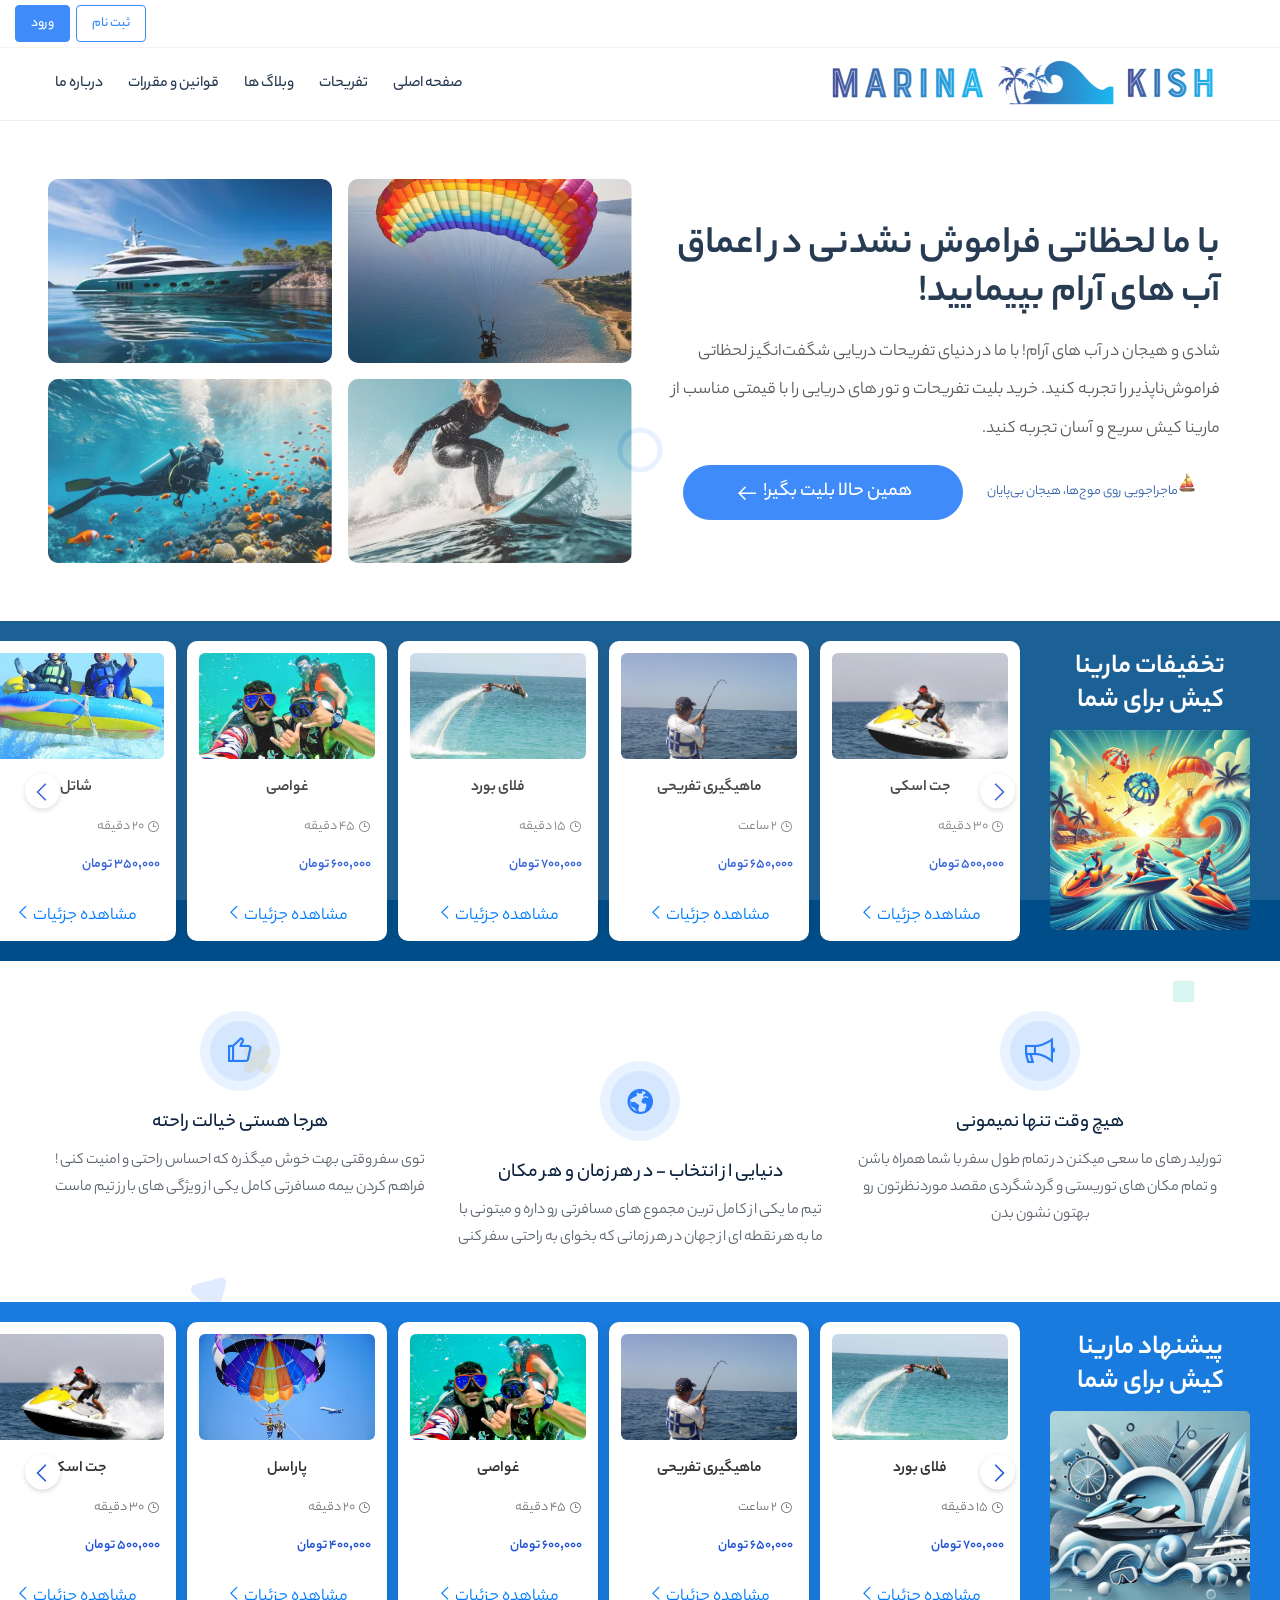
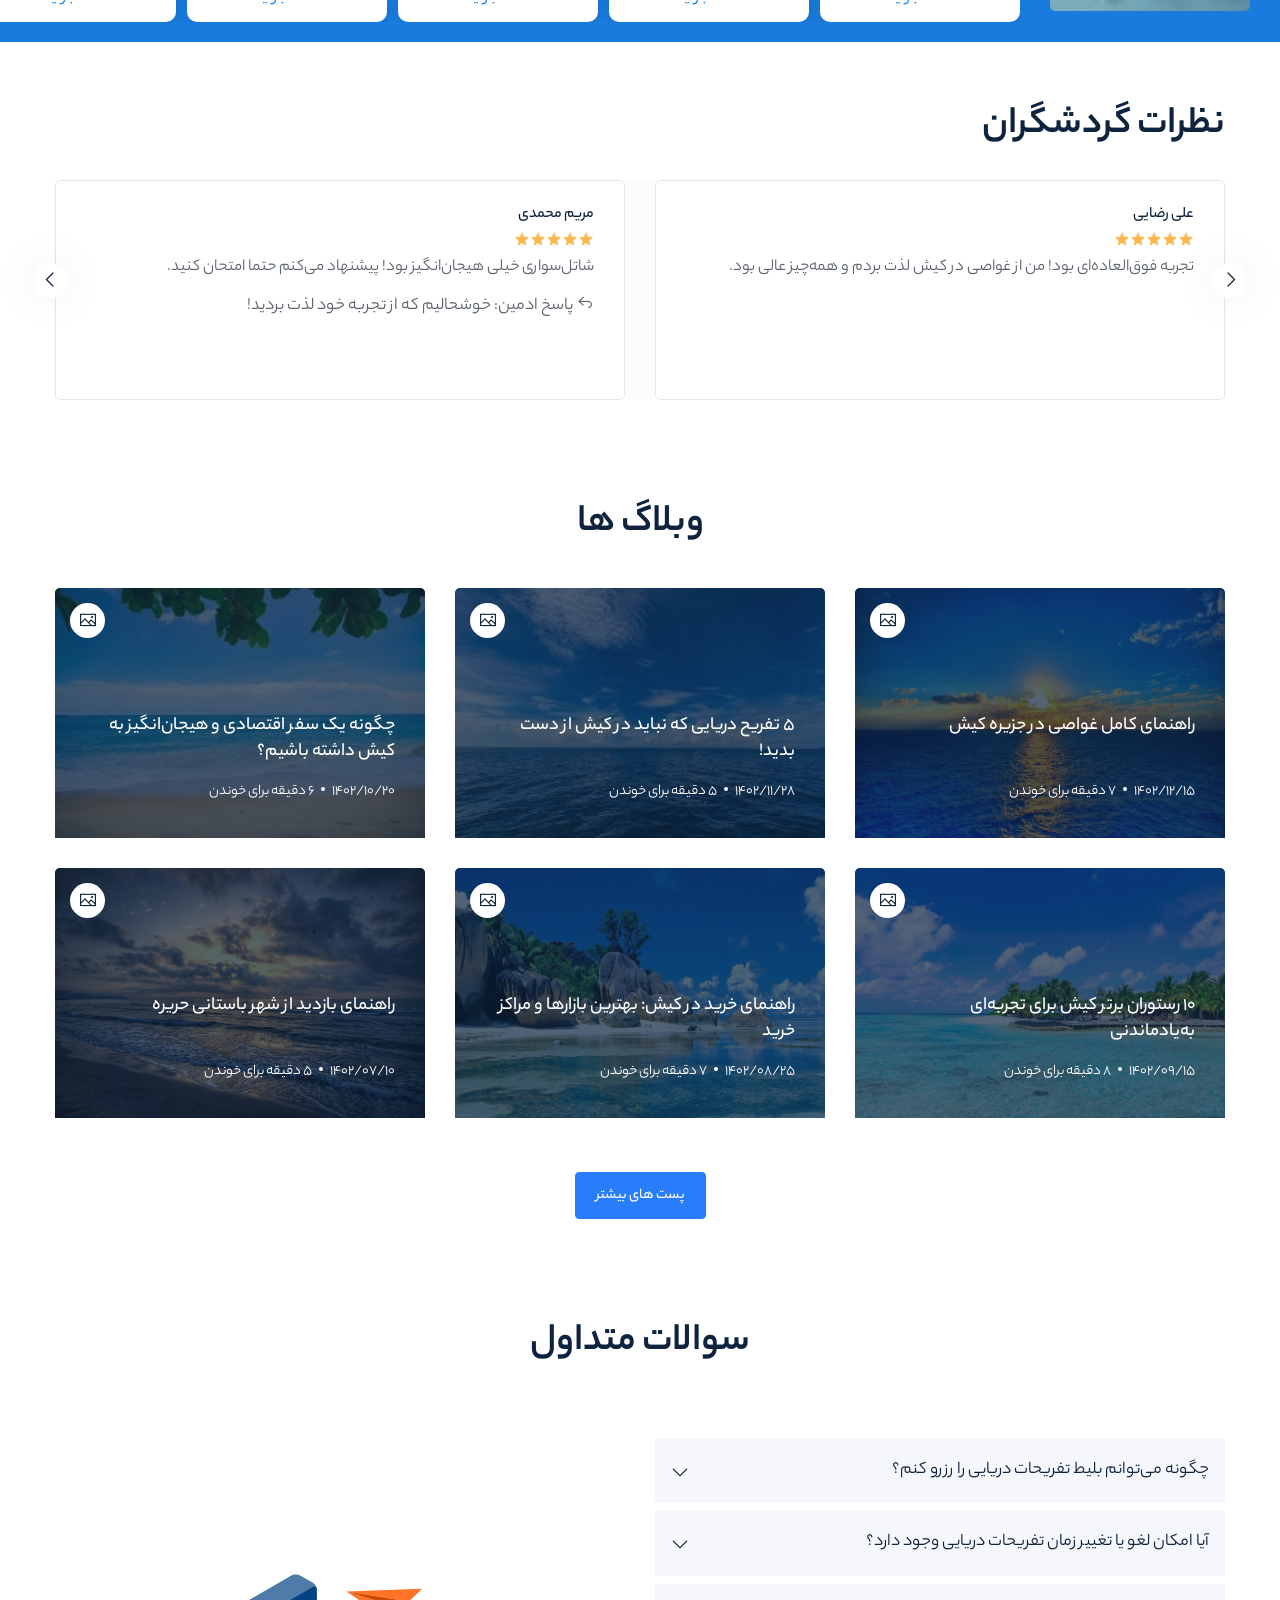
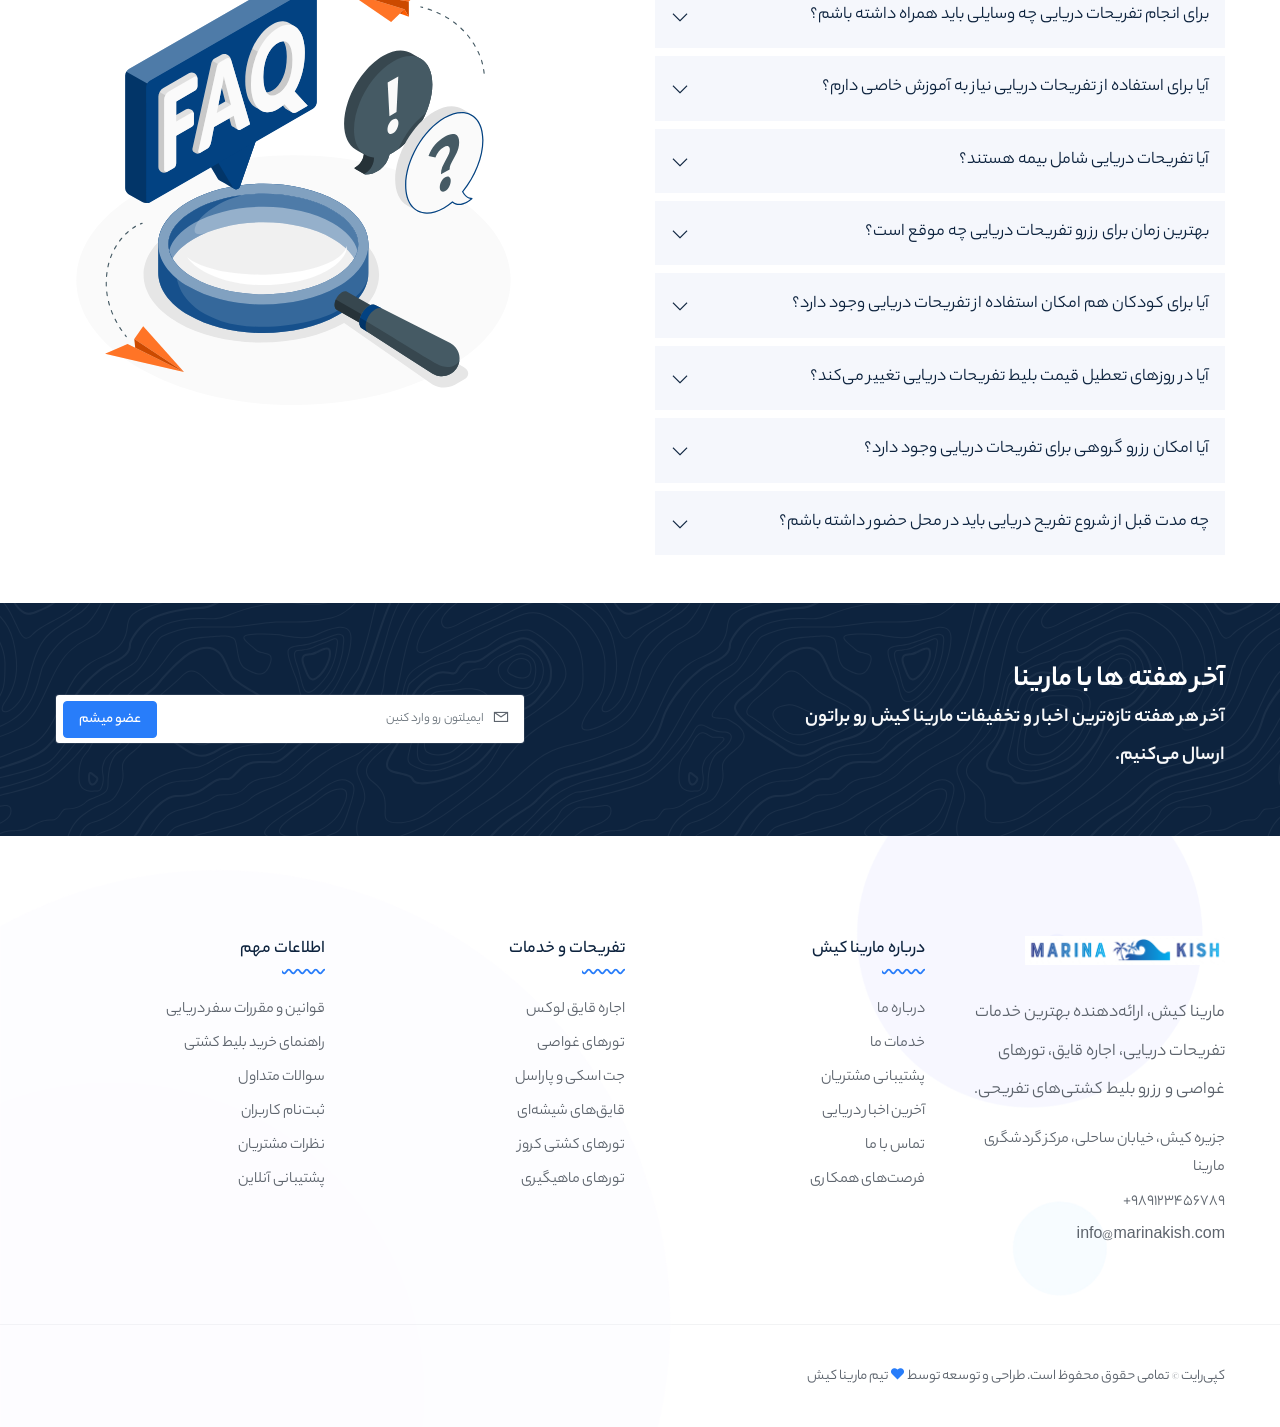
<file: Theme/trizen/trizen-rtl/MohamadReza-Chaghomi-Part/admin-dashboard-settings.html>
<!DOCTYPE html>
<html lang="fa" dir="rtl">
<head>
    <meta http-equiv="content-type" content="text/html; charset=utf-8">
    <meta name="author" content="arezohosseini">
    <meta name="viewport" content="width=device-width, initial-scale=1.0">
    <meta http-equiv="X-UA-Compatible" content="ie=edge">
    <title>Trizen</title>
    <!-- Favicon -->
    <link rel="icon" href="images/favicon.png">

    <!-- Google Fonts -->
    <link href="https://fonts.googleapis.com/css2?family=Roboto:wght@100;300;400;500;700;900&amp;display=swap" rel="stylesheet">

    <!-- Template CSS Files -->
    <link rel="stylesheet" href="../css/bootstrap.min.css">
    <link rel="stylesheet" href="../css/bootstrap-rtl.min.css">
    <link rel="stylesheet" href="../css/bootstrap-select.min.css">
    <link rel="stylesheet" href="../css/line-awesome.css">
    <link rel="stylesheet" href="../css/owl.carousel.min.css">
    <link rel="stylesheet" href="../css/owl.theme.default.min.css">
    <link rel="stylesheet" href="../css/jquery.fancybox.min.css">
    <link rel="stylesheet" href="../css/daterangepicker.css">
    <link rel="stylesheet" href="../css/datepicker-theme.css" media="all">
    <link rel="stylesheet" href="../css/animate.min.css">
    <link rel="stylesheet" href="../css/animated-headline.css">
    <link rel="stylesheet" href="../css/jquery-ui.css">
    <link rel="stylesheet" href="../css/jquery.filer.css">
    <link rel="stylesheet" href="../css/flag-icon.min.css">
    <link rel="stylesheet" href="../css/style.css">
    <link rel="stylesheet" href="../css/style-rtl.css">
</head>
<body class="section-bg">
<!-- start cssload-loader -->
<div class="preloader" id="preloader">
    <div class="loader">
        <svg class="spinner" viewBox="0 0 50 50">
            <circle class="path" cx="25" cy="25" r="20" fill="none" stroke-width="5"></circle>
        </svg>
    </div>
</div>
<!-- end cssload-loader -->

<!-- ================================
       START DASHBOARD NAV
================================= -->
<div class="sidebar-nav sidebar--nav">
    <div class="sidebar-nav-body">
        <div class="side-menu-close">
            <i class="la la-times"></i>
        </div><!-- end menu-toggler -->
        <div class="author-content">
            <div class="d-flex align-items-center">
                <div class="author-bio">
                    <h4 class="author__title">Trizen</h4>
                    <span class="author__meta">به پنل ادمین خوشی اومدی</span>
                </div>
            </div>
        </div>
        <div class="sidebar-menu-wrap">
            <ul class="sidebar-menu toggle-menu list-items">
                <li><a href="admin-dashboard.html"><i class="la la-dashboard mr-2 text-color"></i>دشبرد</a></li>
                <li><a href="admin-dashboard-entertainment.html"><i class="la la-smile-o mr-2 text-color-1"></i>تفریحات</a></li>
                <li><a href="admin-dashboard-users.html"><i class="la la-users mr-2 text-color-2"></i>کاربران</a></li>
                <li><a href="admin-dashboard-tickets.html"><i class="la la-ticket mr-2 text-color-3"></i>بلیت</a></li>
                <li><a href="admin-dashboard-reports.html"><i class="la la-bar-chart mr-2 text-color-4"></i>گزارشات</a></li>
                <li><a href="admin-dashboard-reviews.html"><i class="la la-star mr-2 text-color-5"></i>نظرات</a></li>
                <li><a href="admin-dashboard-ticket.html"><i class="la la-envelope mr-2 text-color-6"></i>تیکت ها</a></li>
                <li><a href="admin-dashboard-off-code.html"><i class="la la-percent mr-2 text-color-7"></i>تخفیفات</a></li>
                <li><a href="admin-questions.html"><i class="la la-question-circle mr-2 text-color-8"></i>سوالات متداول</a></li>
                <li><a href="admin-blogs.html"><i class="la la-pencil mr-2 text-color-9"></i>بلاگ ها</a></li>
                <li><a href="admin-rules.html"><i class="la la-gavel mr-2 text-color-10"></i>قوانین و مقررات</a></li>
                <li><a href="admin-dashboard-settings.html"><i class="page-active la la-cog mr-2 text-color-11"></i>تنظیمات</a></li>
                <li><a href="/Theme/trizen/trizen-rtl/nima-part/index.html"><i class="la la-power-off mr-2 text-color-12"></i>خروج</a></li>
            </ul>
        </div><!-- end sidebar-menu-wrap -->
    </div>
</div><!-- end sidebar-nav -->
<!-- ================================
       END DASHBOARD NAV
================================= -->

<!-- ================================
    START DASHBOARD AREA
================================= -->
<section class="dashboard-area">
    <div class="dashboard-nav dashboard--nav">
        <div class="container-fluid">
            <div class="row">
                <div class="col-lg-12">
                    <div class="menu-wrapper">
                        <div class="logo mr-5">
                            <a href="/Theme/trizen/trizen-rtl/nima-part/index.html"><img id="header-logo" src="" alt="logo"></a>
                            <div class="menu-toggler">
                                <i class="la la-bars"></i>
                                <i class="la la-times"></i>
                            </div><!-- end menu-toggler -->
                        </div>
                        <div class="nav-btn ml-auto">
                            <div class="notification-wrap d-flex align-items-center">
                                <div class="notification-item">
                                    <div class="dropdown">
                                        <a href="#" class="dropdown-toggle" id="userDropdownMenu" data-toggle="dropdown" aria-haspopup="true" aria-expanded="false">
                                            <div class="d-flex align-items-center">
                                                <span class="font-size-14 font-weight-bold">ادمین رویال</span>
                                            </div>
                                        </a>
                                        <div class="dropdown-menu dropdown-reveal dropdown-menu-md dropdown-menu-right">
                                            <div class="dropdown-item drop-reveal-header user-reveal-header">
                                                <h6 class="title text-uppercase">خوش اومدی!</h6>
                                            </div>
                                            <div class="list-group drop-reveal-list user-drop-reveal-list">
                                                <a href="admin-dashboard.html" class="list-group-item list-group-item-action">
                                                    <div class="msg-body">
                                                        <div class="msg-content">
                                                            <h3 class="title"><i class="la la-user mr-2"></i>ویرایش پروفایل</h3>
                                                        </div>
                                                    </div><!-- end msg-body -->
                                                </a>
                                                <a href="admin-dashboard-tickets.html" class="list-group-item list-group-item-action">
                                                    <div class="msg-body">
                                                        <div class="msg-content">
                                                            <h3 class="title"><i class="la la-shopping-cart mr-2"></i>سفارشات</h3>
                                                        </div>
                                                    </div><!-- end msg-body -->
                                                </a>
                                                <a href="admin-dashboard-settings.html" class="list-group-item list-group-item-action">
                                                    <div class="msg-body">
                                                        <div class="msg-content">
                                                            <h3 class="title"><i class="la la-gear mr-2"></i>تنظیمات</h3>
                                                        </div>
                                                    </div><!-- end msg-body -->
                                                </a>
                                                <div class="section-block"></div>
                                                <a href="/Theme/trizen/trizen-rtl/nima-part/index.html" class="list-group-item list-group-item-action">
                                                    <div class="msg-body">
                                                        <div class="msg-content">
                                                            <h3 class="title"><i class="la la-power-off mr-2"></i>خروج</h3>
                                                        </div>
                                                    </div><!-- end msg-body -->
                                                </a>
                                            </div>
                                        </div><!-- end dropdown-menu -->
                                    </div>
                                </div><!-- end notification-item -->
                            </div>
                        </div><!-- end nav-btn -->
                    </div><!-- end menu-wrapper -->
                </div><!-- end col-lg-12 -->
            </div><!-- end row -->
        </div><!-- end container-fluid -->
    </div><!-- end dashboard-nav -->
    <div class="dashboard-content-wrap">
        <div class="dashboard-bread dashboard--bread dashboard-bread-2">
            <div class="container-fluid">
                <div class="row align-items-center">
                    <div class="col-lg-6">
                        <div class="breadcrumb-content">
                            <div class="section-heading">
                                <h2 class="sec__title font-size-30 text-white">تنظیمات</h2>
                            </div>
                        </div><!-- end breadcrumb-content -->
                    </div><!-- end col-lg-6 -->
                    <div class="col-lg-6">
                        <div class="breadcrumb-list text-right">
                            <ul class="list-items">
                                <li><a href="/Theme/trizen/trizen-rtl/nima-part/index.html" class="text-white">صفحه اصلی</a></li>
                                <li>تنظیمات</li>
                            </ul>
                        </div><!-- end breadcrumb-list -->
                    </div><!-- end col-lg-6 -->
                </div><!-- end row -->
            </div><!-- end container-fluid -->
        </div><!-- end dashboard-bread -->
        <div class="dashboard-main-content">
            <div class="container-fluid">
                <div class="row">
                    <div class="col-lg-12">
                        <div class="form-box">
                            <div class="form-content">
                                <form class="settingsForm">
                                    <!-- بخش فوتر -->
                                    <div class="form-section mb-5">
                                        <h5>فوتر</h5>
                                        <textarea class="form-control mb-3 footer-TextArea" rows="5"></textarea>
                                    </div>

                                    <!-- بخش دسترسی سریع -->
                                    <div class="form-section mb-5">
                                        <h5>درباره ما</h5>
                                        <textarea class="form-control aboutUs" id="aboutUs" rows="3" required></textarea>
                                    </div>

                                    <!-- بخش ارتباط سریع با ما -->
                                    <div class="form-section mb-5">
                                        <h5>ارتباط سریع با ما</h5>
                                        <input type="text" class="form-control mb-3 contactUs1">
                                        <input type="text" class="form-control mb-3 contactUs2" >
                                        <input type="text" class="form-control mb-3 contactUs3">
                                    </div>

                                    <!-- بخش دسته بندی ها -->
                                    <div class="form-section mb-5">
                                        <h5>دسته بندی ها</h5>
                                        <input type="text" class="form-control mb-3 category1" placeholder="عنوان 1">
                                        <input type="text" class="form-control mb-3 category2" placeholder="عنوان 2">
                                        <input type="text" class="form-control mb-3 category3" placeholder="عنوان 3">
                                    </div>

                                    <!-- بخش بارگذاری عکس -->
                                    <div class="form-section mb-5">
                                        <h5 class="mb-3">لوگو</h5>
                                        <input type="file" class="form-control-file logo__part" accept="image/*">
                                        <div id="currentLogoContainer" class="mt-3">
                                            <img id="currentLogo" src="" alt="لوگو فعلی" style="max-width: 150px; display: none;">
                                        </div>
                                    </div>
                                    <!-- دکمه تأیید و ثبت تغییرات -->
                                    <div class="form-section d-flex justify-content-center">
                                        <button type="submit" class="btn btn-primary">ثبت تغییرات</button>
                                    </div>
                              </form>
                            </div>
                        </div><!-- end form-box -->
                    </div><!-- end col-lg-12 -->
                </div><!-- end row -->
               
                <div class="border-top mt-5"></div>
            </div><!-- end container-fluid -->
        </div><!-- end dashboard-main-content -->
    </div><!-- end dashboard-content-wrap -->
</section><!-- end dashboard-area -->
<!-- ================================
    END DASHBOARD AREA
================================= -->

<!-- start scroll top -->
<div id="back-to-top">
    <i class="la la-angle-up" title="برو بالا"></i>
</div>
<!-- end scroll top -->
 
<!-- Response Modal -->
<div class="modal fade" id="responseModal" tabindex="-1" role="dialog" aria-labelledby="responseModalLabel" aria-hidden="true">
    <div class="modal-dialog modal-dialog-centered" role="document">
        <div class="modal-content">
            <div class="modal-header">
                <h5 class="modal-title" id="responseModalLabel">پیام سیستم</h5>
                <button type="button" class="close" data-dismiss="modal" aria-label="Close">
                    <span aria-hidden="true">&times;</span>
                </button>
            </div>
            <div class="modal-body" id="responseModalBody">
                <!-- پیام موفقیت یا خطا -->
            </div>
            <div class="modal-footer">
                <button type="button" class="btn btn-secondary" data-dismiss="modal">بستن</button>
            </div>
        </div>
    </div>
</div>

<!-- Template JS Files -->
<script src="../js/jquery-3.4.1.min.js"></script>
<script src="../js/jquery-ui.js"></script>
<script src="../js/popper.min.js"></script>
<script src="../js/bootstrap.min.js"></script>
<script src="../js/bootstrap-select.min.js"></script>
<script src="../js/moment.min.js"></script>
<script src="../js/moment-jalaali.js"></script>
<script src="../js/daterangepicker-fa-ex.js"></script>
<script src="../js/owl.carousel.min.js"></script>
<script src="../js/jquery.fancybox.min.js"></script>
<script src="../js/jquery.countTo.min.js"></script>
<script src="../js/animated-headline.js"></script>
<script src="../js/jquery.filer.min.js"></script>
<script src="../js/jquery.ripples-min.js"></script>
<script src="../js/main-rtl.js"></script>
<script src="../MohamadReza-Chaghomi-Part/js-part/loadLogo.js"></script>
<script src="../MohamadReza-Chaghomi-Part/js-part/adminSettings.js"></script>

</body>
</html>
</file>
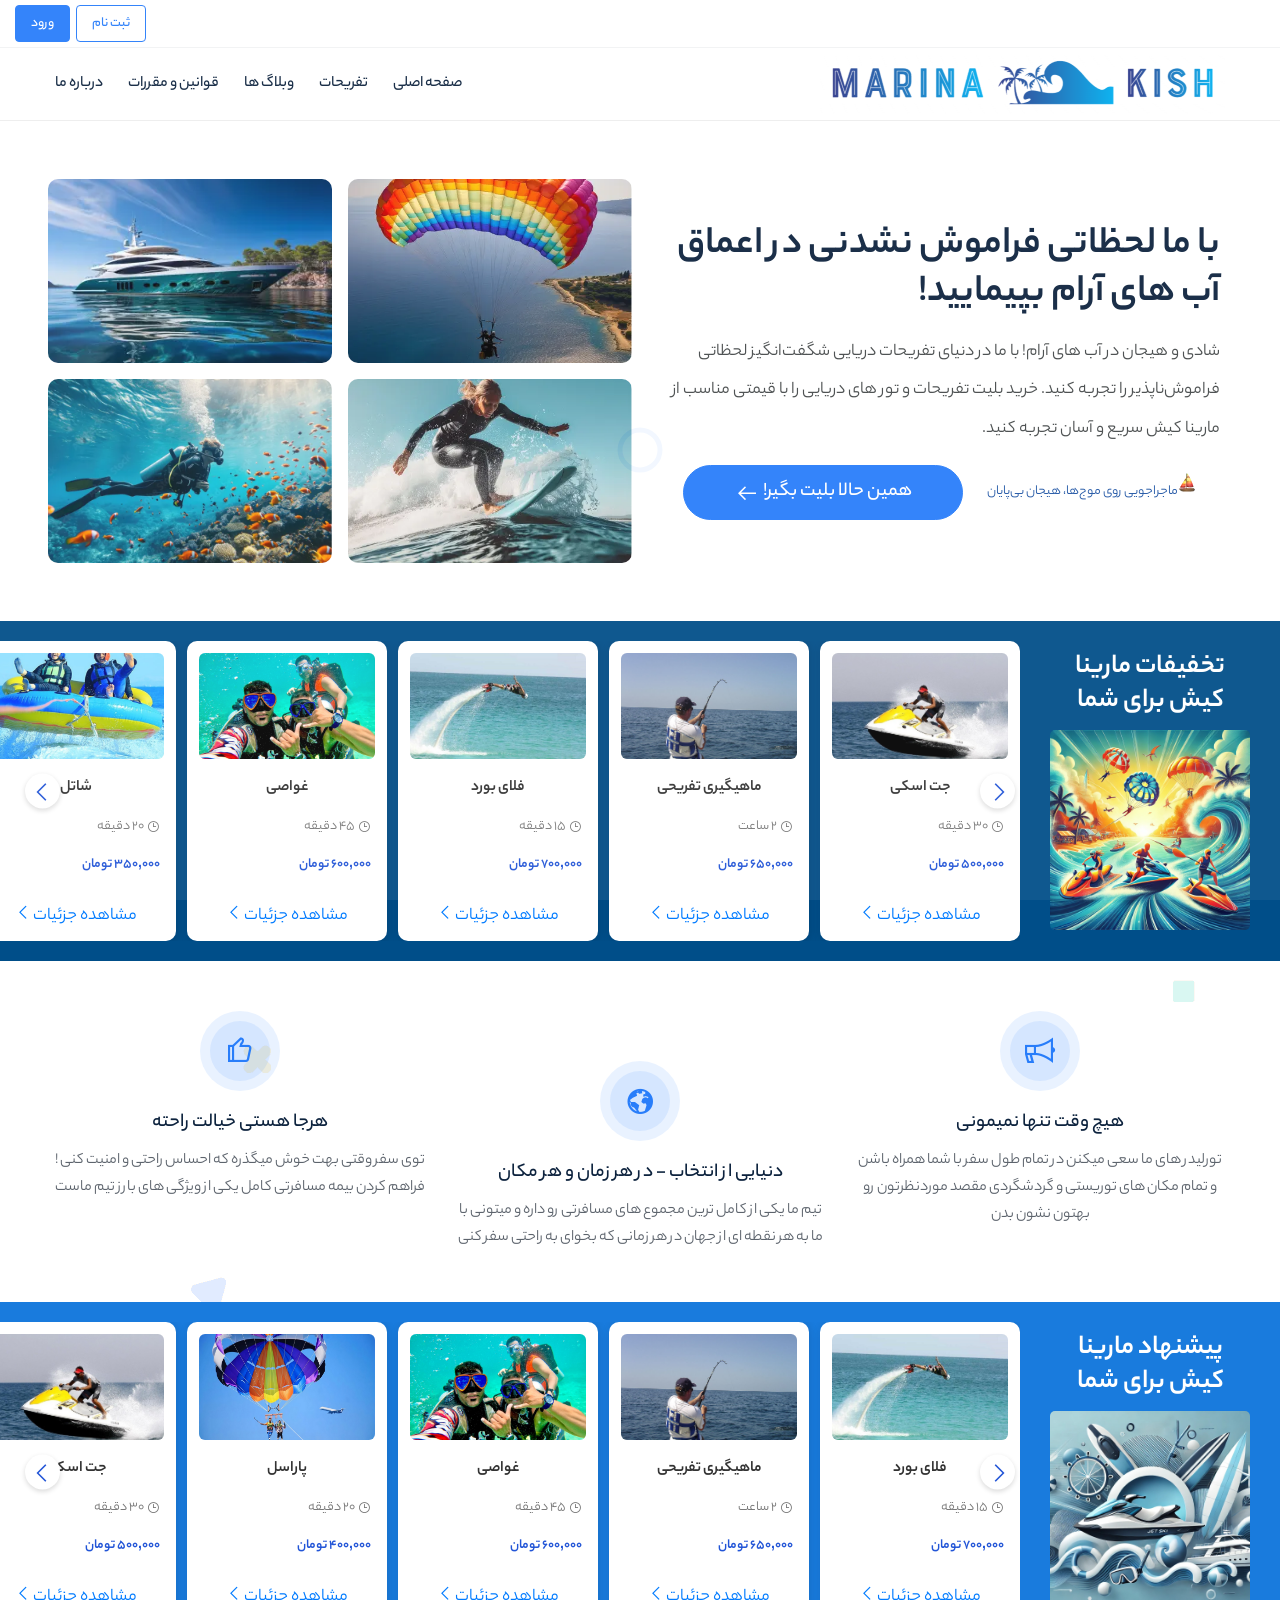
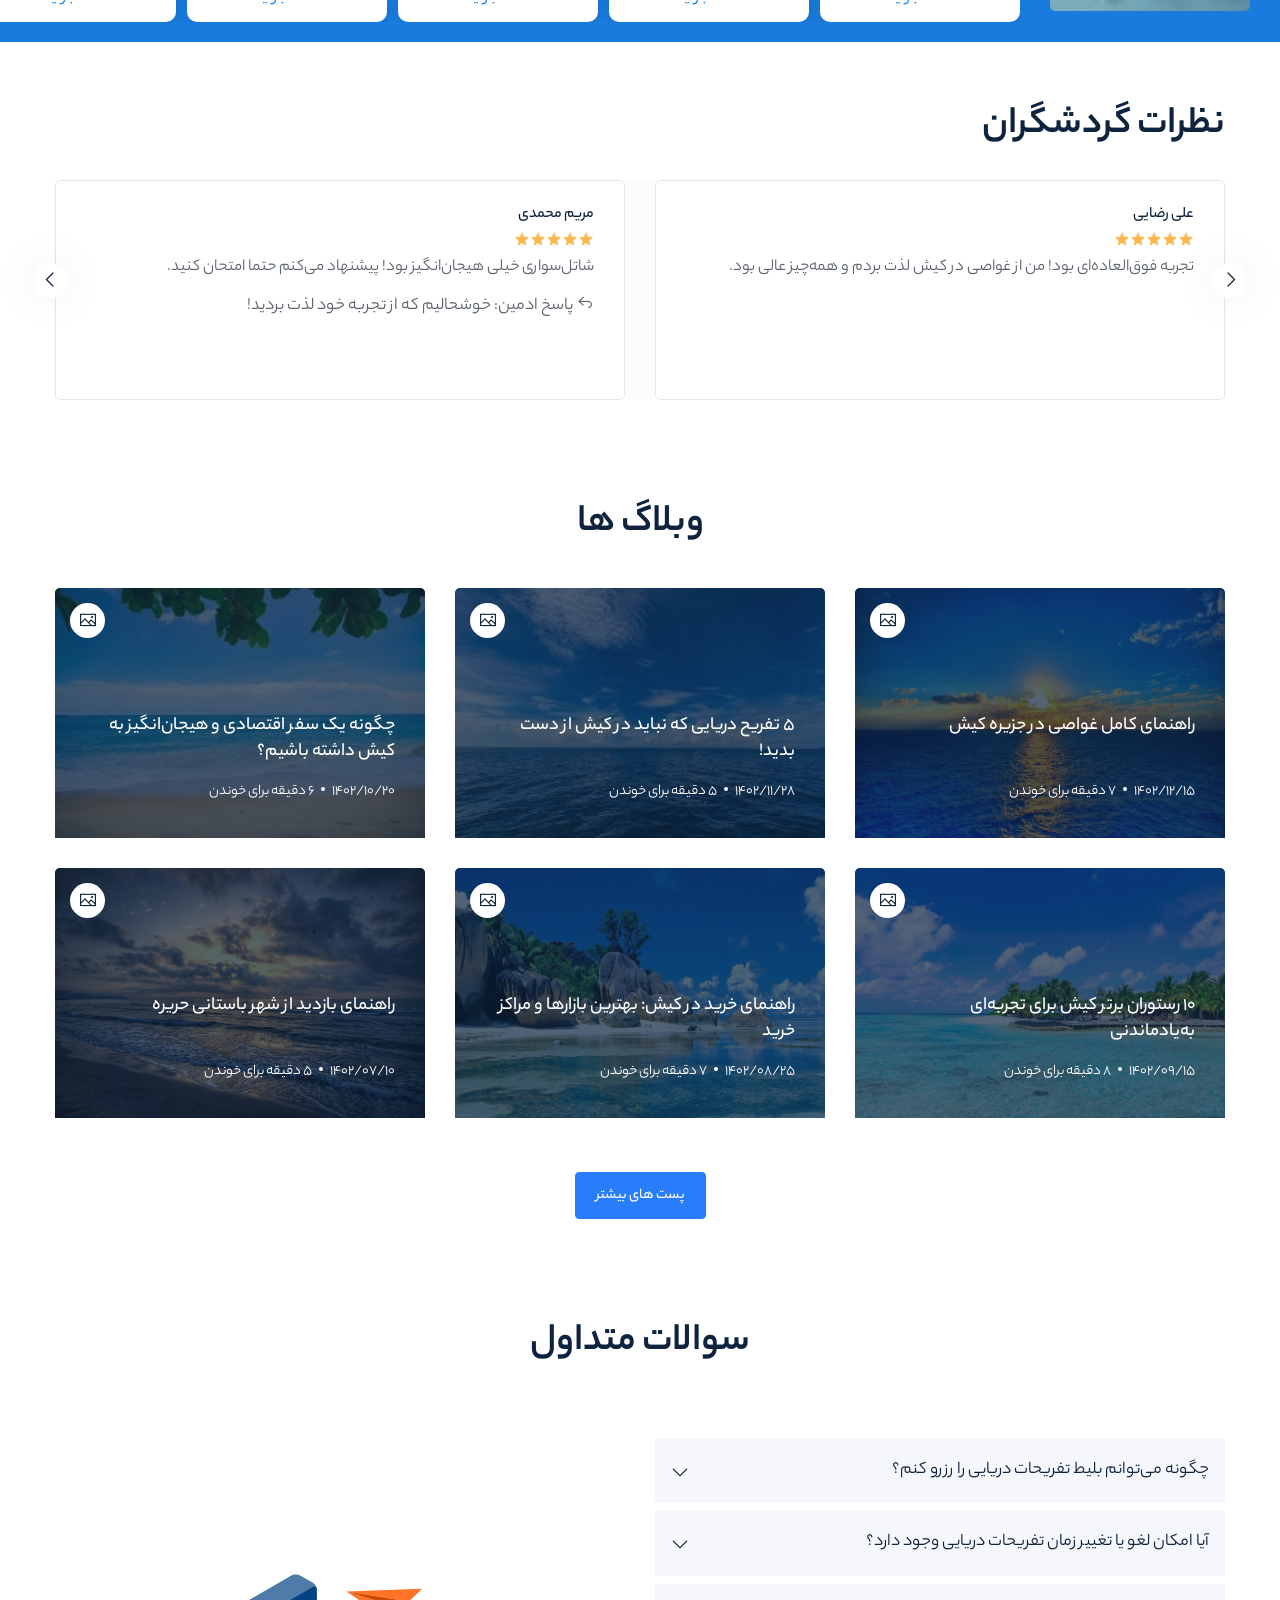
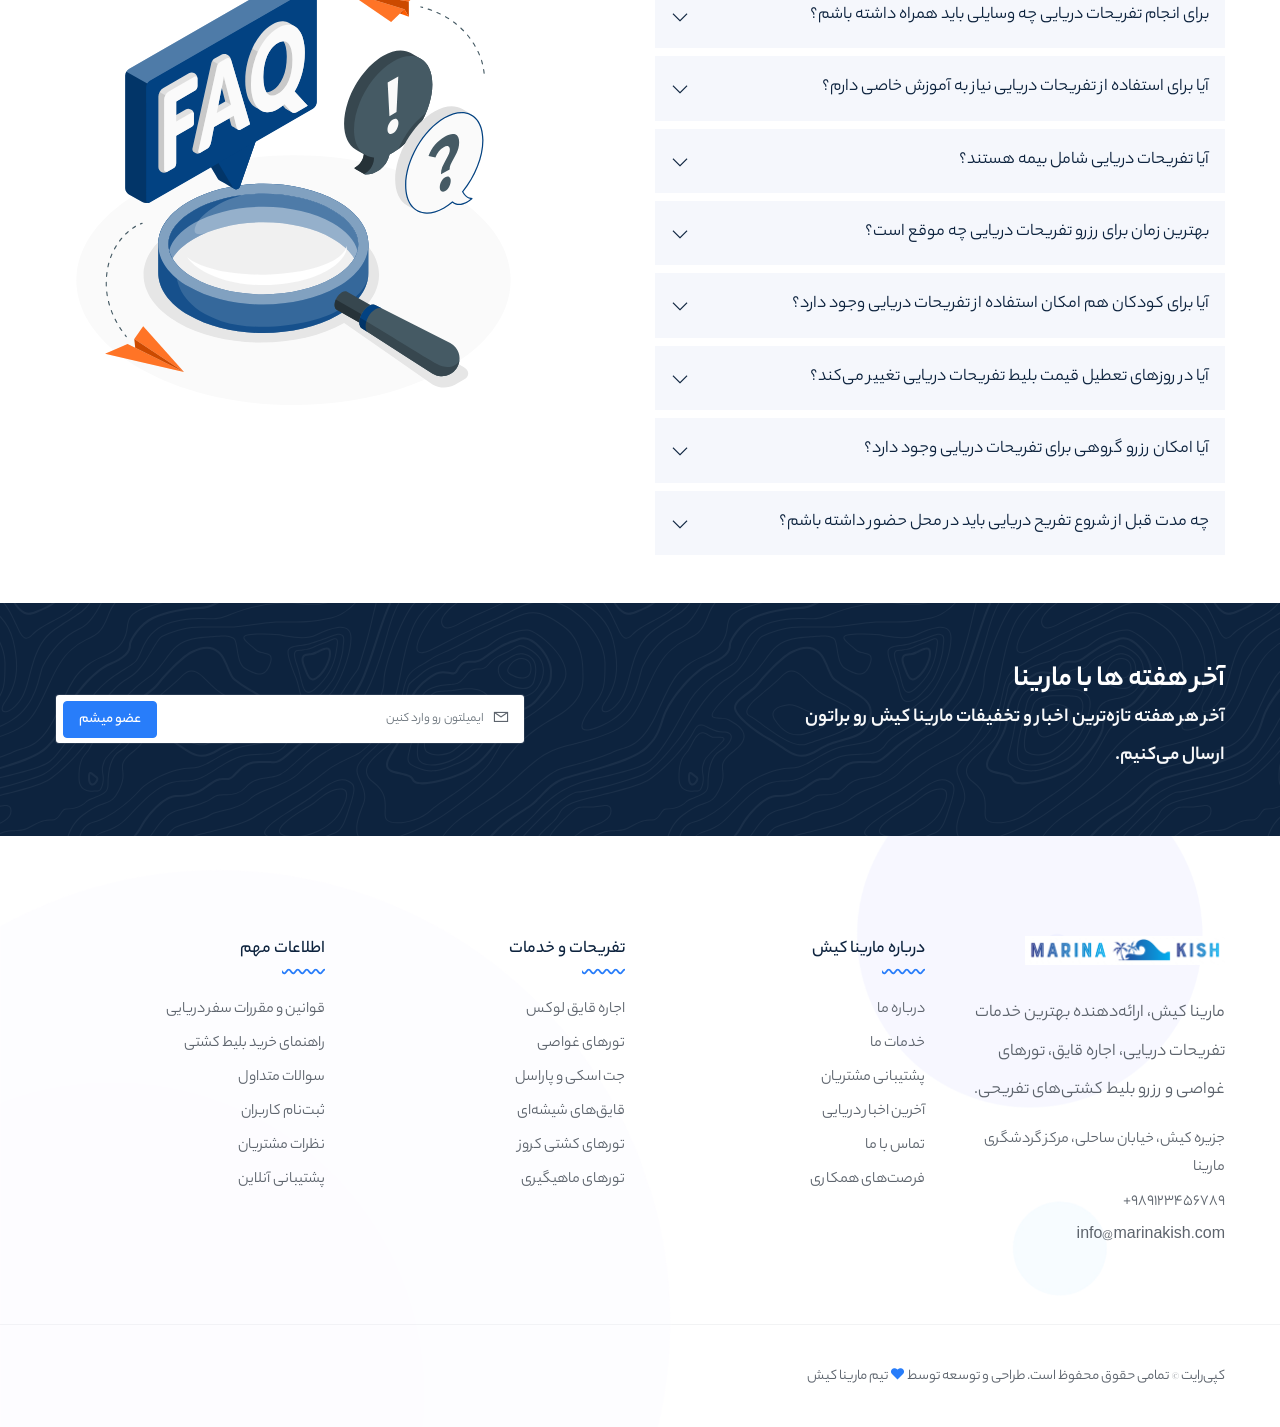
<file: Theme/trizen/trizen-rtl/MohamadReza-Chaghomi-Part/admin-dashboard-ticket.html>
<!DOCTYPE html>
<html lang="fa" dir="rtl">
<head>
    <meta http-equiv="content-type" content="text/html; charset=utf-8">
    <meta name="author" content="arezohosseini">
    <meta name="viewport" content="width=device-width, initial-scale=1.0">
    <meta http-equiv="X-UA-Compatible" content="ie=edge">
    <title>Trizen</title>
    <!-- Favicon -->
    <link rel="icon" href="images/favicon.png">

    <!-- Google Fonts -->
    <link href="https://fonts.googleapis.com/css2?family=Roboto:wght@100;300;400;500;700;900&amp;display=swap" rel="stylesheet">

    <!-- Template CSS Files -->
    <link rel="stylesheet" href="../css/bootstrap.min.css">
    <link rel="stylesheet" href="../css/bootstrap-rtl.min.css">
    <link rel="stylesheet" href="../css/bootstrap-select.min.css">
    <link rel="stylesheet" href="../css/line-awesome.css">
    <link rel="stylesheet" href="../css/owl.carousel.min.css">
    <link rel="stylesheet" href="../css/owl.theme.default.min.css">
    <link rel="stylesheet" href="../css/jquery.fancybox.min.css">
    <link rel="stylesheet" href="../css/daterangepicker.css">
    <link rel="stylesheet" href="../css/datepicker-theme.css" media="all">
    <link rel="stylesheet" href="../css/animate.min.css">
    <link rel="stylesheet" href="../css/animated-headline.css">
    <link rel="stylesheet" href="../css/jquery-ui.css">
    <link rel="stylesheet" href="../css/jquery.filer.css">
    <link rel="stylesheet" href="../css/flag-icon.min.css">
    <link rel="stylesheet" href="../css/style.css">
    <link rel="stylesheet" href="../css/style-rtl.css">
</head>
<body class="section-bg">
<!-- start cssload-loader -->
<div class="preloader" id="preloader">
    <div class="loader">
        <svg class="spinner" viewBox="0 0 50 50">
            <circle class="path" cx="25" cy="25" r="20" fill="none" stroke-width="5"></circle>
        </svg>
    </div>
</div>
<!-- end cssload-loader -->

<!-- ================================
       START DASHBOARD NAV
================================= -->
<div class="sidebar-nav sidebar--nav">
    <div class="sidebar-nav-body">
        <div class="side-menu-close">
            <i class="la la-times"></i>
        </div><!-- end menu-toggler -->
        <div class="author-content">
            <div class="d-flex align-items-center">
                <div class="author-bio">
                    <h4 class="author__title">Trizen</h4>
                    <span class="author__meta">به پنل ادمین خوشی اومدی</span>
                </div>
            </div>
        </div>
        <div class="sidebar-menu-wrap">
            <ul class="sidebar-menu toggle-menu list-items">
                <li><a href="admin-dashboard.html"><i class="la la-dashboard mr-2 text-color"></i>دشبرد</a></li>
                <li><a href="admin-dashboard-entertainment.html"><i class="la la-smile-o mr-2 text-color-1"></i>تفریحات</a></li>
                <li><a href="admin-dashboard-users.html"><i class="la la-users mr-2 text-color-2"></i>کاربران</a></li>
                <li><a href="admin-dashboard-tickets.html"><i class="la la-ticket mr-2 text-color-3"></i>بلیت</a></li>
                <li><a href="admin-dashboard-reports.html"><i class="la la-bar-chart mr-2 text-color-4"></i>گزارشات</a></li>
                <li><a href="admin-dashboard-reviews.html"><i class="la la-star mr-2 text-color-5"></i>نظرات</a></li>
                <li><a href="admin-dashboard-ticket.html"><i class="page-active la la-envelope mr-2 text-color-6"></i>تیکت ها</a></li>
                <li><a href="admin-dashboard-off-code.html"><i class="la la-percent mr-2 text-color-7"></i>تخفیفات</a></li>
                <li><a href="admin-questions.html"><i class="la la-question-circle mr-2 text-color-8"></i>سوالات متداول</a></li>
                <li><a href="admin-blogs.html"><i class="la la-pencil mr-2 text-color-9"></i>بلاگ ها</a></li>
                <li><a href="admin-rules.html"><i class="la la-gavel mr-2 text-color-10"></i>قوانین و مقررات</a></li>
                <li><a href="admin-dashboard-settings.html"><i class="la la-cog mr-2 text-color-11"></i>تنظیمات</a></li>
                <li><a href="/Theme/trizen/trizen-rtl/nima-part/index.html"><i class="la la-power-off mr-2 text-color-12"></i>خروج</a></li>
            </ul>
        </div><!-- end sidebar-menu-wrap -->
    </div>
</div><!-- end sidebar-nav -->
<!-- ================================
       END DASHBOARD NAV
================================= -->




<!-- ================================
    START DASHBOARD AREA
================================= -->
<section class="dashboard-area">
    <div class="dashboard-nav dashboard--nav">
        <div class="container-fluid">
            <div class="row">
                <div class="col-lg-12">
                    <div class="menu-wrapper">
                        <div class="logo mr-5">
                            <a href="/Theme/trizen/trizen-rtl/nima-part/index.html"><img id="header-logo" src="" alt="logo"></a>
                            <div class="menu-toggler">
                                <i class="la la-bars"></i>
                                <i class="la la-times"></i>
                            </div><!-- end menu-toggler -->
                        </div>
                        <div class="nav-btn ml-auto">
                            <div class="notification-wrap d-flex align-items-center">
                                <div class="notification-item">
                                    <div class="dropdown">
                                        <a href="#" class="dropdown-toggle" id="userDropdownMenu" data-toggle="dropdown" aria-haspopup="true" aria-expanded="false">
                                            <div class="d-flex align-items-center">
                                                <span class="font-size-14 font-weight-bold">ادمین رویال</span>
                                            </div>
                                        </a>
                                        <div class="dropdown-menu dropdown-reveal dropdown-menu-md dropdown-menu-right">
                                            <div class="dropdown-item drop-reveal-header user-reveal-header">
                                                <h6 class="title text-uppercase">خوش اومدی!</h6>
                                            </div>
                                            <div class="list-group drop-reveal-list user-drop-reveal-list">
                                                <a href="admin-dashboard.html" class="list-group-item list-group-item-action">
                                                    <div class="msg-body">
                                                        <div class="msg-content">
                                                            <h3 class="title"><i class="la la-user mr-2"></i>ویرایش پروفایل</h3>
                                                        </div>
                                                    </div><!-- end msg-body -->
                                                </a>
                                                <a href="admin-dashboard-tickets.html" class="list-group-item list-group-item-action">
                                                    <div class="msg-body">
                                                        <div class="msg-content">
                                                            <h3 class="title"><i class="la la-shopping-cart mr-2"></i>سفارشات</h3>
                                                        </div>
                                                    </div><!-- end msg-body -->
                                                </a>
                                                <a href="admin-dashboard-settings.html" class="list-group-item list-group-item-action">
                                                    <div class="msg-body">
                                                        <div class="msg-content">
                                                            <h3 class="title"><i class="la la-gear mr-2"></i>تنظیمات</h3>
                                                        </div>
                                                    </div><!-- end msg-body -->
                                                </a>
                                                <div class="section-block"></div>
                                                <a href="/Theme/trizen/trizen-rtl/nima-part/index.html" class="list-group-item list-group-item-action">
                                                    <div class="msg-body">
                                                        <div class="msg-content">
                                                            <h3 class="title"><i class="la la-power-off mr-2"></i>خروج</h3>
                                                        </div>
                                                    </div><!-- end msg-body -->
                                                </a>
                                            </div>
                                        </div><!-- end dropdown-menu -->
                                    </div>
                                </div><!-- end notification-item -->
                            </div>
                        </div><!-- end nav-btn -->
                    </div><!-- end menu-wrapper -->
                </div><!-- end col-lg-12 -->
            </div><!-- end row -->
        </div><!-- end container-fluid -->
    </div><!-- end dashboard-nav -->
    <div class="dashboard-content-wrap">
        <div class="dashboard-bread dashboard--bread dashboard-bread-2">
            <div class="container-fluid">
                <div class="row align-items-center">
                    <div class="col-lg-6">
                        <div class="breadcrumb-content">
                            <div class="section-heading">
                                <h2 class="sec__title font-size-30 text-white">تیکت ها</h2>
                            </div>
                        </div><!-- end breadcrumb-content -->
                    </div><!-- end col-lg-6 -->
                    <div class="col-lg-6">
                        <div class="breadcrumb-list text-right">
                            <ul class="list-items">
                                <li><a href="/Theme/trizen/trizen-rtl/nima-part/index.html" class="text-white">صفحه اصلی</a></li>
                                <li>تیکت ها</li>
                            </ul>
                        </div><!-- end breadcrumb-list -->
                    </div><!-- end col-lg-6 -->
                </div><!-- end row -->
            </div>
        </div><!-- end dashboard-bread -->
        <div class="dashboard-main-content">
            <div class="container-fluid">
                <div class="row">
                    <div class="col-lg-12">
                        <div class="form-box">
                            <div class="form-title-wrap">
                                <div class="d-flex align-items-center justify-content-between">
                                    <h3 class="title">لیست تیکت ها</h3>
                                </div>
                            </div>
                            <div class="form-content pb-2">
                                <div class="d-flex justify-content-start mb-3 filter-links">
                                    <a href="admin-dashboard-ticket.html" class="page-active mx-2 ${window.location.pathname.includes('admin-dashboard-entertainment-active.html') ? 'active' : ''}">فعال‌ها</a>
                                    <a href="admin-inActive-ticket.html" class="mx-2 ${window.location.pathname.includes('admin-dashboard-entertainment-inactive.html') ? 'active' : ''}">غیرفعال‌ها</a>
                                </div>
                                <div class="ticket-container">
                                    <!-- محصولات از طریق جاوااسکریپت در اینجا قرار خواهند گرفت -->
                                </div>
                            </div>
                    </div><!-- end form-box -->
                    </div><!-- end col-lg-12 -->
                </div><!-- end row -->
                <div class="border-top mt-5"></div>
            </div><!-- end container-fluid -->
        </div><!-- end dashboard-main-content -->
    </div><!-- end dashboard-content-wrap -->
</section><!-- end dashboard-area -->
<!-- ================================
    END DASHBOARD AREA
================================= -->


<!-- Edit Ticket Modal -->
<div class="modal fade" id="editTicketModal" tabindex="-1" role="dialog" aria-labelledby="editTicketModalLabel" aria-hidden="true">
    <div class="modal-dialog modal-dialog-centered" role="document">
        <div class="modal-content">
            <div class="modal-header">
                <h5 class="modal-title" id="editTicketModalLabel">ویرایش تیکت</h5>
                <button type="button" class="close" data-dismiss="modal" aria-label="بستن">
                    <span aria-hidden="true">&times;</span>
                </button>
            </div>
            <div class="modal-body">
                <form id="editTicketForm">
                    <input type="hidden" id="editTicketId">
                    <div class="form-group">
                        <label for="editTicketTitle">عنوان</label>
                        <input type="text" class="form-control" id="editTicketTitle" readonly>
                    </div>
                    <div class="form-group">
                        <label for="editTicketBody">متن</label>
                        <textarea class="form-control" id="editTicketBody" rows="3" readonly></textarea>
                    </div>
                    <div class="form-group">
                        <label for="editTicketAnswer">جواب</label>
                        <textarea class="form-control" id="editTicketAnswer" rows="3" required></textarea>
                    </div>
                    <div class="form-group">
                        <label for="editTicketStatus">وضعیت</label>
                        <select class="form-control" id="editTicketStatus">
                            <option value="answered">جواب داده شده</option>
                            <option value="closed">بسته</option>
                            <option value="wating">درانتظار</option>
                        </select>
                    </div>
                    <div class="form-group">
                        <label for="editTicketPriority">اولویت</label>
                        <select class="form-control" id="editTicketPriority" required>
                            <option value="low">کم</option>
                            <option value="medium">متوسط</option>
                            <option value="Important">زیاد</option>
                        </select>
                    </div>
                    <button type="submit" class="btn btn-warning">ذخیره</button>
                </form>
            </div>
        </div>
    </div>
</div>
<!-- Confirm Delete Modal -->
<div class="modal fade" id="confirmDeleteModal" tabindex="-1" role="dialog" aria-labelledby="confirmDeleteModalLabel" aria-hidden="true">
    <div class="modal-dialog modal-dialog-centered" role="document">
        <div class="modal-content">
            <div class="modal-header">
                <h5 class="modal-title" id="confirmDeleteModalLabel">حذف تیکت</h5>
                <button type="button" class="close" data-dismiss="modal" aria-label="بستن">
                    <span aria-hidden="true">&times;</span>
                </button>
            </div>
            <div class="modal-body">
                آیا مطمئن هستید که می‌خواهید این تیکت را حذف کنید؟
            </div>
            <div class="modal-footer">
                <button type="button" class="btn btn-secondary" data-dismiss="modal">لغو</button>
                <button type="button" class="btn btn-danger" id="confirmDeleteButton">حذف</button>
            </div>
        </div>
    </div>
</div>

<!-- Response Modal -->
<div class="modal fade" id="responseModal" tabindex="-1" role="dialog" aria-labelledby="responseModalLabel" aria-hidden="true">
    <div class="modal-dialog modal-dialog-centered" role="document">
        <div class="modal-content">
            <div class="modal-header">
                <h5 class="modal-title" id="responseModalLabel">پیام سیستم</h5>
                <button type="button" class="close" data-dismiss="modal" aria-label="بستن">
                    <span aria-hidden="true">&times;</span>
                </button>
            </div>
            <div class="modal-body" id="responseModalBody">
                <!-- پیام موفقیت یا خطا در اینجا قرار می‌گیرد -->
            </div>
            <div class="modal-footer">
                <button type="button" class="btn btn-secondary" data-dismiss="modal">بستن</button>
            </div>
        </div>
    </div>
</div>

<!-- start scroll top -->
<div id="back-to-top">
    <i class="la la-angle-up" title="برو بالا"></i>
</div>
<!-- end scroll top -->


<!-- Template JS Files -->
<script src="../js/jquery-3.4.1.min.js"></script>
<script src="../js/jquery-ui.js"></script>
<script src="../js/popper.min.js"></script>
<script src="../js/bootstrap.min.js"></script>
<script src="../js/bootstrap-select.min.js"></script>
<script src="../js/moment.min.js"></script>
<script src="../js/moment-jalaali.js"></script>
<script src="../js/daterangepicker-fa-ex.js"></script>
<script src="../js/owl.carousel.min.js"></script>
<script src="../js/jquery.fancybox.min.js"></script>
<script src="../js/jquery.countTo.min.js"></script>
<script src="../js/animated-headline.js"></script>
<script src="../js/jquery.filer.min.js"></script>
<script src="../js/jquery.ripples-min.js"></script>
<script src="../js/main-rtl.js"></script>
<script src="../MohamadReza-Chaghomi-Part/js-part/loadLogo.js"></script>
<script src="../MohamadReza-Chaghomi-Part/js-part/getTickets.js"></script>

</body>
</html>
</file>
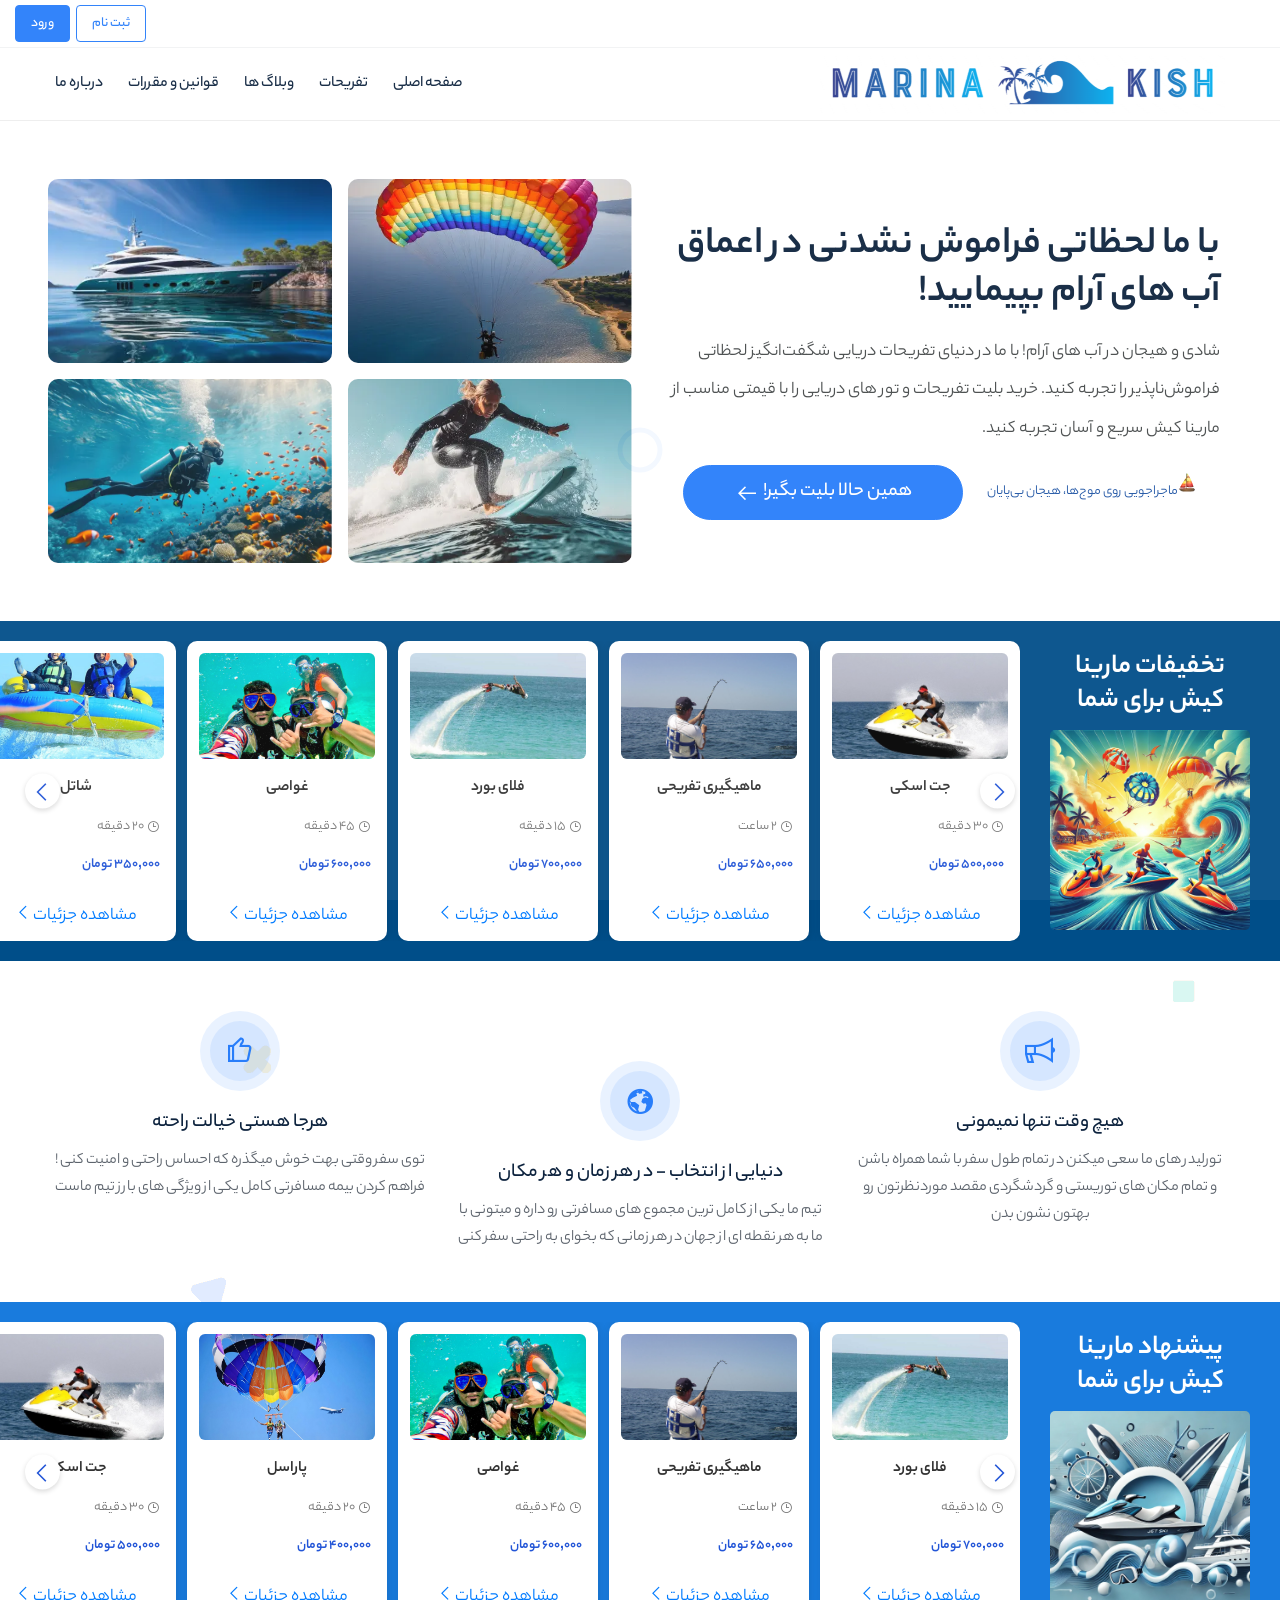
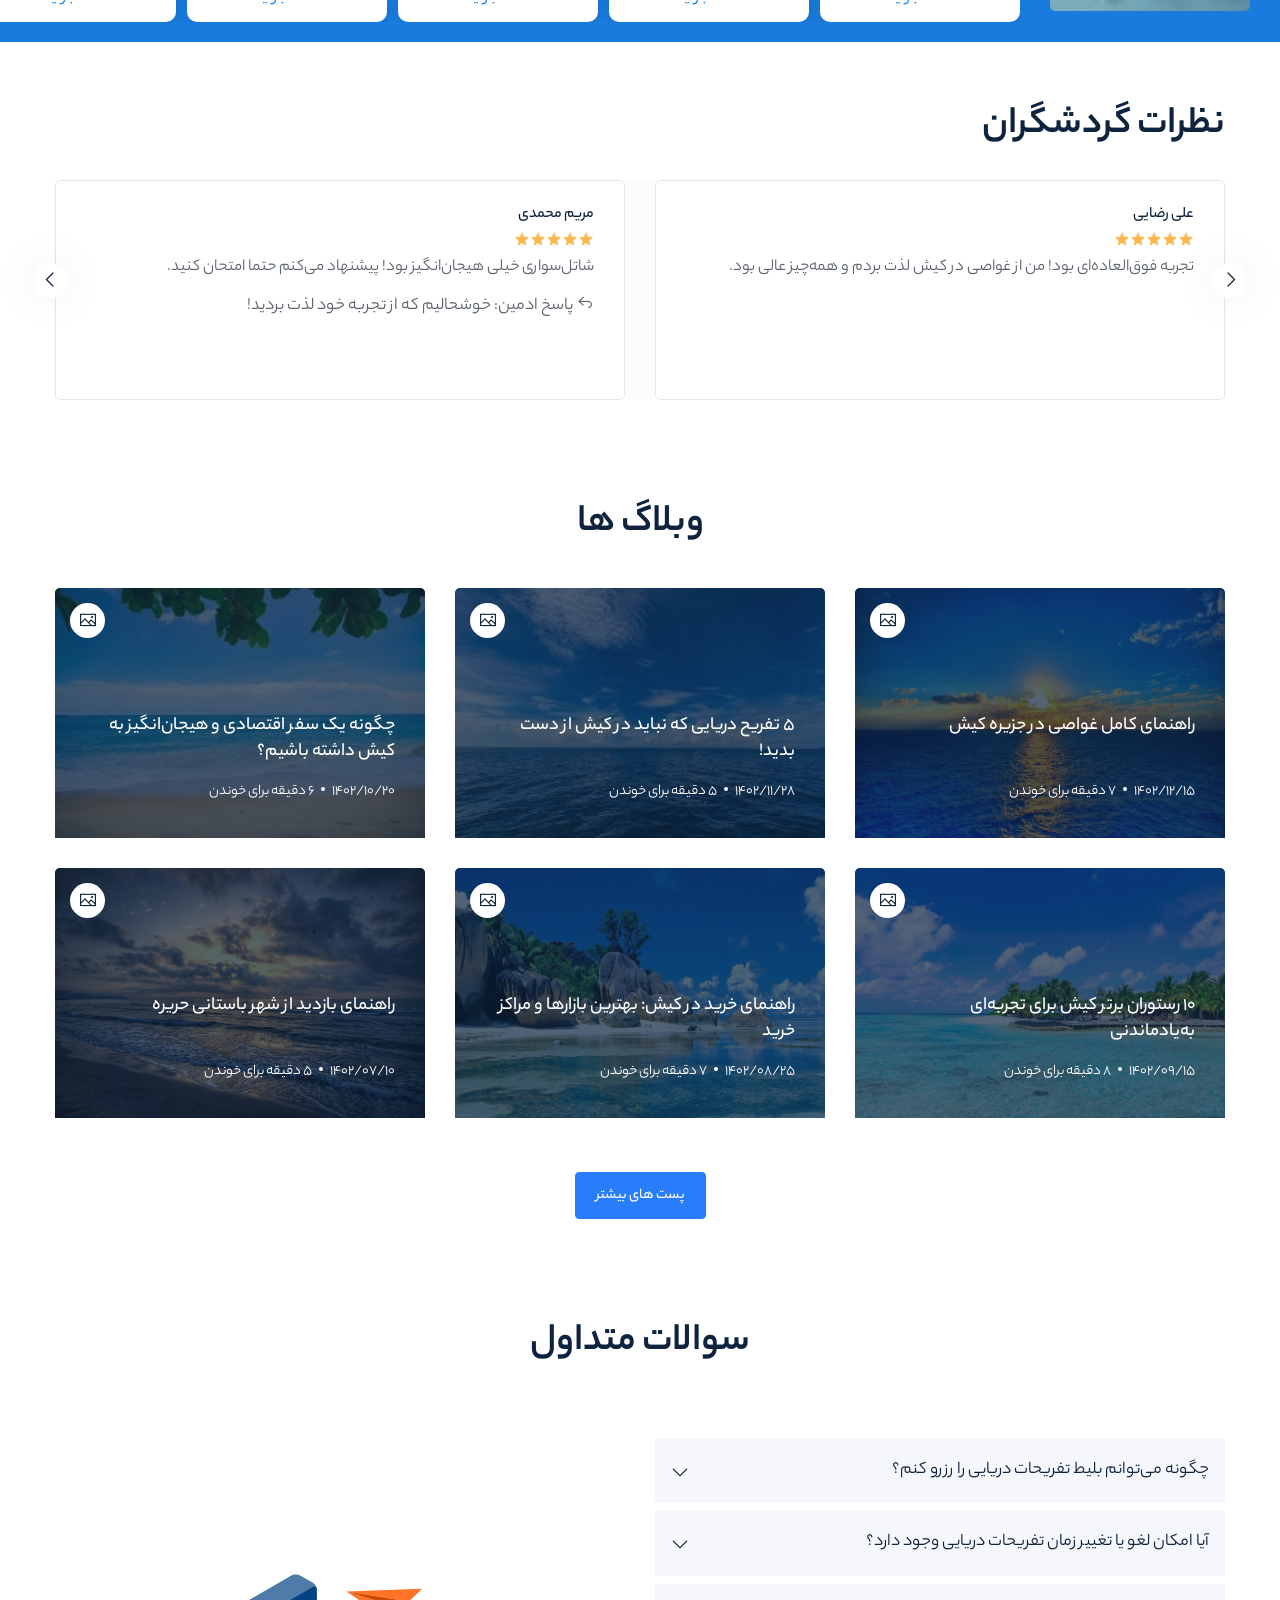
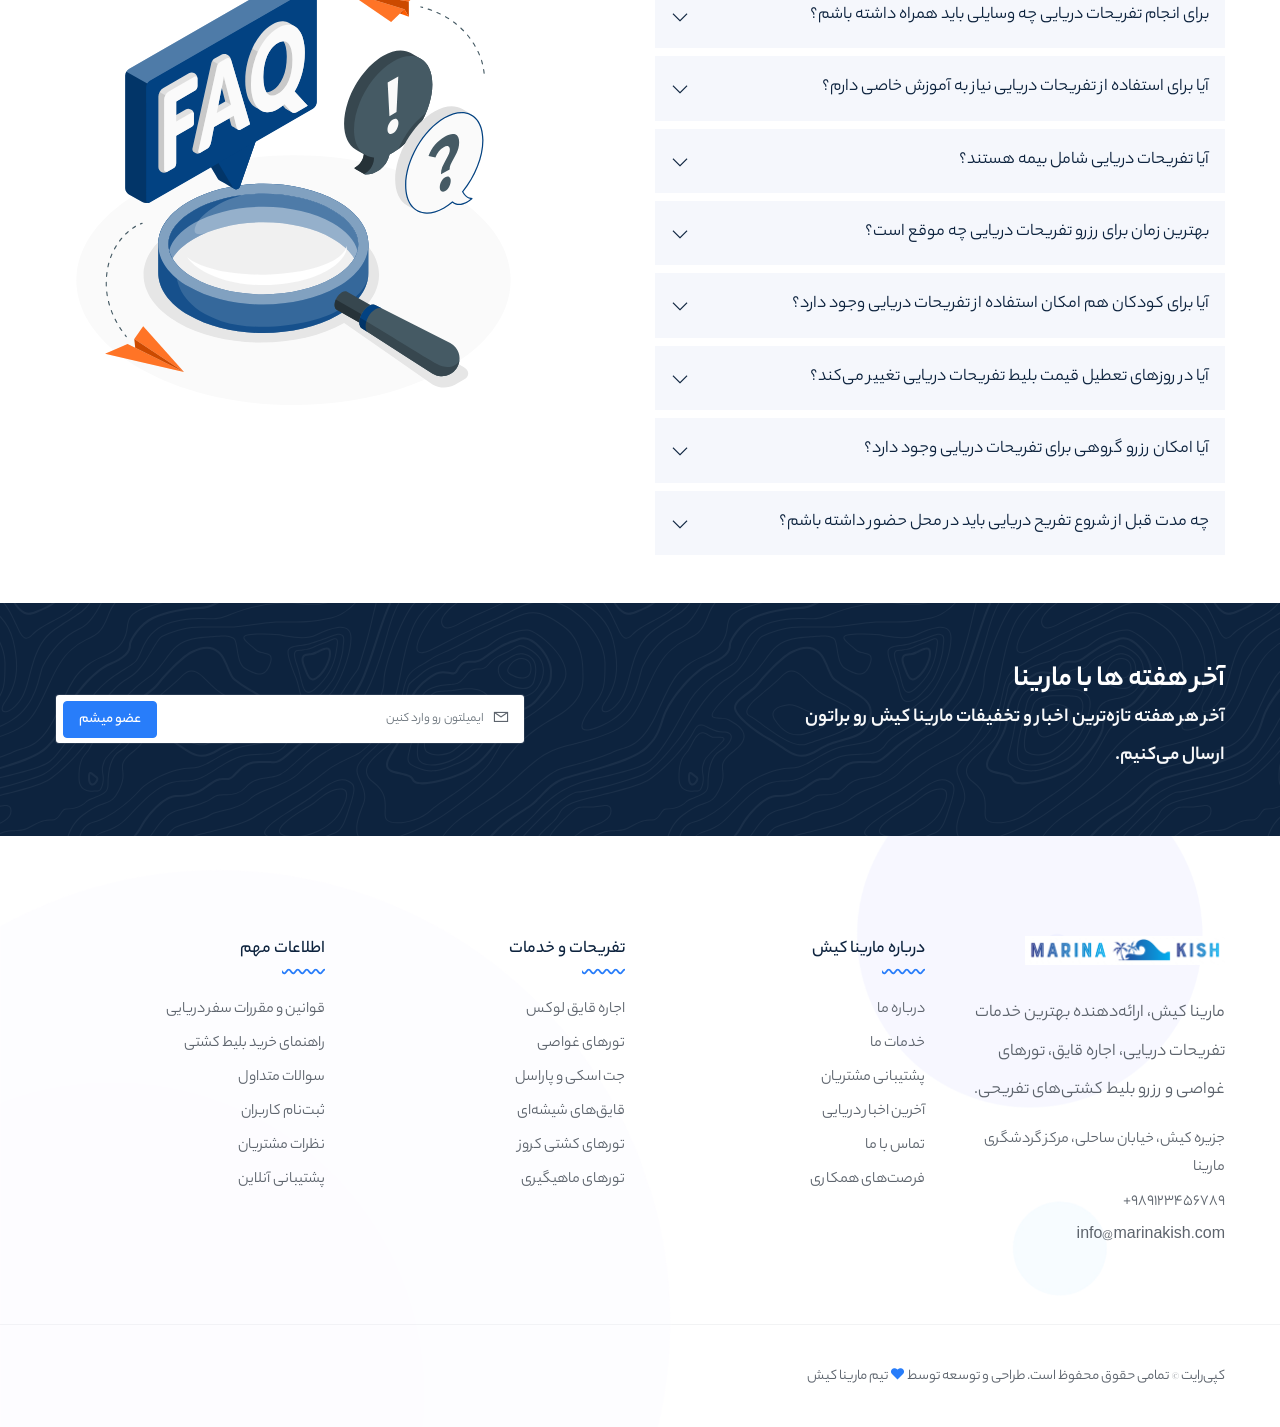
<file: Theme/trizen/trizen-rtl/MohamadReza-Chaghomi-Part/admin-dashboard-tickets.html>
<!DOCTYPE html>
<html lang="fa" dir="rtl">
<head>
    <meta http-equiv="content-type" content="text/html; charset=utf-8">
    <meta name="author" content="arezohosseini">
    <meta name="viewport" content="width=device-width, initial-scale=1.0">
    <meta http-equiv="X-UA-Compatible" content="ie=edge">
    <title>Trizen</title>
    <!-- Favicon -->
    <link rel="icon" href="images/favicon.png">

    <!-- Google Fonts -->
    <link href="https://fonts.googleapis.com/css2?family=Roboto:wght@100;300;400;500;700;900&amp;display=swap" rel="stylesheet">

    <!-- Template CSS Files -->
    <link rel="stylesheet" href="../css/bootstrap.min.css">
    <link rel="stylesheet" href="../css/bootstrap-rtl.min.css">
    <link rel="stylesheet" href="../css/bootstrap-select.min.css">
    <link rel="stylesheet" href="../css/line-awesome.css">
    <link rel="stylesheet" href="../css/owl.carousel.min.css">
    <link rel="stylesheet" href="../css/owl.theme.default.min.css">
    <link rel="stylesheet" href="../css/jquery.fancybox.min.css">
    <link rel="stylesheet" href="../css/daterangepicker.css">
    <link rel="stylesheet" href="../css/datepicker-theme.css" media="all">
    <link rel="stylesheet" href="../css/animate.min.css">
    <link rel="stylesheet" href="../css/animated-headline.css">
    <link rel="stylesheet" href="../css/jquery-ui.css">
    <link rel="stylesheet" href="../css/jquery.filer.css">
    <link rel="stylesheet" href="../css/flag-icon.min.css">
    <link rel="stylesheet" href="../css/style.css">
    <link rel="stylesheet" href="../css/style-rtl.css">
</head>
<body class="section-bg">
<!-- start cssload-loader -->
<div class="preloader" id="preloader">
    <div class="loader">
        <svg class="spinner" viewBox="0 0 50 50">
            <circle class="path" cx="25" cy="25" r="20" fill="none" stroke-width="5"></circle>
        </svg>
    </div>
</div>
<!-- end cssload-loader -->

<!-- ================================
       START DASHBOARD NAV
================================= -->
<div class="sidebar-nav sidebar--nav">
    <div class="sidebar-nav-body">
        <div class="side-menu-close">
            <i class="la la-times"></i>
        </div><!-- end menu-toggler -->
        <div class="author-content">
            <div class="d-flex align-items-center">
                <div class="author-bio">
                    <h4 class="author__title">Trizen</h4>
                    <span class="author__meta">به پنل ادمین خوشی اومدی</span>
                </div>
            </div>
        </div>
        <div class="sidebar-menu-wrap">
            <ul class="sidebar-menu toggle-menu list-items">
                <li><a href="admin-dashboard.html"><i class="la la-dashboard mr-2 text-color"></i>دشبرد</a></li>
                <li><a href="admin-dashboard-entertainment.html"><i class="la la-smile-o mr-2 text-color-1"></i>تفریحات</a></li>
                <li><a href="admin-dashboard-users.html"><i class="la la-users mr-2 text-color-2"></i>کاربران</a></li>
                <li><a href="admin-dashboard-tickets.html"><i class="page-active la la-ticket mr-2 text-color-3"></i>بلیت</a></li>
                <li><a href="admin-dashboard-reports.html"><i class="la la-bar-chart mr-2 text-color-4"></i>گزارشات</a></li>
                <li><a href="admin-dashboard-reviews.html"><i class="la la-star mr-2 text-color-5"></i>نظرات</a></li>
                <li><a href="admin-dashboard-ticket.html"><i class="la la-envelope mr-2 text-color-6"></i>تیکت ها</a></li>
                <li><a href="admin-dashboard-off-code.html"><i class="la la-percent mr-2 text-color-7"></i>تخفیفات</a></li>
                <li><a href="admin-questions.html"><i class="la la-question-circle mr-2 text-color-8"></i>سوالات متداول</a></li>
                <li><a href="admin-blogs.html"><i class="la la-pencil mr-2 text-color-9"></i>بلاگ ها</a></li>
                <li><a href="admin-rules.html"><i class="la la-gavel mr-2 text-color-10"></i>قوانین و مقررات</a></li>
                <li><a href="admin-dashboard-settings.html"><i class="la la-cog mr-2 text-color-11"></i>تنظیمات</a></li>
                <li><a href="/Theme/trizen/trizen-rtl/nima-part/index.html"><i class="la la-power-off mr-2 text-color-12"></i>خروج</a></li>
            </ul>
        </div><!-- end sidebar-menu-wrap -->
    </div>
</div><!-- end sidebar-nav -->
<!-- ================================
       END DASHBOARD NAV
================================= -->

<!-- ================================
    START DASHBOARD AREA
================================= -->
<section class="dashboard-area">
    <div class="dashboard-nav dashboard--nav">
        <div class="container-fluid">
            <div class="row">
                <div class="col-lg-12">
                    <div class="menu-wrapper">
                        <div class="logo mr-5">
                            <a href="/Theme/trizen/trizen-rtl/nima-part/index.html"><img id="header-logo" src="" alt="logo"></a>
                            <div class="menu-toggler">
                                <i class="la la-bars"></i>
                                <i class="la la-times"></i>
                            </div><!-- end menu-toggler -->
                        </div>
                        <div class="nav-btn ml-auto">
                            <div class="notification-wrap d-flex align-items-center">
                                <div class="notification-item">
                                    <div class="dropdown">
                                        <a href="#" class="dropdown-toggle" id="userDropdownMenu" data-toggle="dropdown" aria-haspopup="true" aria-expanded="false">
                                            <div class="d-flex align-items-center">
                                                <span class="font-size-14 font-weight-bold">ادمین رویال</span>
                                            </div>
                                        </a>
                                        <div class="dropdown-menu dropdown-reveal dropdown-menu-md dropdown-menu-right">
                                            <div class="dropdown-item drop-reveal-header user-reveal-header">
                                                <h6 class="title text-uppercase">خوش اومدی!</h6>
                                            </div>
                                            <div class="list-group drop-reveal-list user-drop-reveal-list">
                                                <a href="admin-dashboard.html" class="list-group-item list-group-item-action">
                                                    <div class="msg-body">
                                                        <div class="msg-content">
                                                            <h3 class="title"><i class="la la-user mr-2"></i>ویرایش پروفایل</h3>
                                                        </div>
                                                    </div><!-- end msg-body -->
                                                </a>
                                                <a href="admin-dashboard-tickets.html" class="list-group-item list-group-item-action">
                                                    <div class="msg-body">
                                                        <div class="msg-content">
                                                            <h3 class="title"><i class="la la-shopping-cart mr-2"></i>سفارشات</h3>
                                                        </div>
                                                    </div><!-- end msg-body -->
                                                </a>
                                                <a href="admin-dashboard-settings.html" class="list-group-item list-group-item-action">
                                                    <div class="msg-body">
                                                        <div class="msg-content">
                                                            <h3 class="title"><i class="la la-gear mr-2"></i>تنظیمات</h3>
                                                        </div>
                                                    </div><!-- end msg-body -->
                                                </a>
                                                <div class="section-block"></div>
                                                <a href="/Theme/trizen/trizen-rtl/nima-part/index.html" class="list-group-item list-group-item-action">
                                                    <div class="msg-body">
                                                        <div class="msg-content">
                                                            <h3 class="title"><i class="la la-power-off mr-2"></i>خروج</h3>
                                                        </div>
                                                    </div><!-- end msg-body -->
                                                </a>
                                            </div>
                                        </div><!-- end dropdown-menu -->
                                    </div>
                                </div><!-- end notification-item -->
                            </div>
                        </div><!-- end nav-btn -->
                    </div><!-- end menu-wrapper -->
                </div><!-- end col-lg-12 -->
            </div><!-- end row -->
        </div><!-- end container-fluid -->
    </div><!-- end dashboard-nav -->
    <div class="dashboard-content-wrap">
        <div class="dashboard-bread dashboard--bread dashboard-bread-2">
            <div class="container-fluid">
                <div class="row align-items-center">
                    <div class="col-lg-6">
                        <div class="breadcrumb-content">
                            <div class="section-heading">
                                <h2 class="sec__title font-size-30 text-white">بلیت</h2>
                            </div>
                        </div><!-- end breadcrumb-content -->
                    </div><!-- end col-lg-6 -->
                    <div class="col-lg-6">
                        <div class="breadcrumb-list text-right">
                            <ul class="list-items">
                                <li><a href="/Theme/trizen/trizen-rtl/nima-part/index.html" class="text-white">صفحه اصلی</a></li>
                                <li>بلیت</li>
                            </ul>
                        </div><!-- end breadcrumb-list -->
                    </div><!-- end col-lg-6 -->
                </div><!-- end row -->
            </div>
        </div><!-- end dashboard-bread -->
        <div class="dashboard-main-content">
            <div class="container-fluid">
                <div class="row">
                    <div class="col-lg-12">
                        <div class="form-box">
                            <div class="form-title-wrap d-flex justify-content-between align-items-center">
                                <h3 class="title">لیست بلیت ها</h3>
                            </div>
                            <div class="form-content pb-2">
                                <div class="d-flex justify-content-start mb-3 filter-links">
                                    <a href="admin-dashboard-tickets.html" class="page-active mx-2 ${window.location.pathname.includes('admin-dashboard-entertainment-active.html') ? 'active' : ''}">فعال‌ها</a>
                                    <a href="admin-InActive-Orders.html" class="mx-2 ${window.location.pathname.includes('admin-dashboard-entertainment-inactive.html') ? 'active' : ''}">غیرفعال‌ها</a>
                                </div>
                                <div class="order-container">
                                    <!-- محصولات از طریق جاوااسکریپت در اینجا قرار خواهند گرفت -->
                                </div>
                            </div>
                        </div><!-- end form-box -->
                    </div><!-- end col-lg-12 -->
                </div><!-- end row -->
                <div class="border-top mt-5"></div>
            </div><!-- end container-fluid -->
        </div><!-- end dashboard-main-content -->
    </div><!-- end dashboard-content-wrap -->
</section><!-- end dashboard-area -->
<!-- ================================
    END DASHBOARD AREA
================================= -->

<!-- start scroll top -->
<div id="back-to-top">
    <i class="la la-angle-up" title="برو بالا"></i>
</div>
<!-- end scroll top -->

<!-- Response Modal -->
<div class="modal fade" id="responseModal" tabindex="-1" role="dialog" aria-labelledby="responseModalLabel" aria-hidden="true">
    <div class="modal-dialog modal-dialog-centered" role="document">
        <div class="modal-content">
            <div class="modal-header">
                <h5 class="modal-title" id="responseModalLabel">پیام سیستم</h5>
                <button type="button" class="close" data-dismiss="modal" aria-label="بستن">
                    <span aria-hidden="true">&times;</span>
                </button>
            </div>
            <div class="modal-body" id="responseModalBody">
                <!-- پیام موفقیت یا خطا در اینجا قرار می‌گیرد -->
            </div>
            <div class="modal-footer">
                <button type="button" class="btn btn-secondary" data-dismiss="modal">بستن</button>
            </div>
        </div>
    </div>
</div>


<!-- Template JS Files -->
<script src="../js/jquery-3.4.1.min.js"></script>
<script src="../js/jquery-ui.js"></script>
<script src="../js/popper.min.js"></script>
<script src="../js/bootstrap.min.js"></script>
<script src="../js/bootstrap-select.min.js"></script>
<script src="../js/moment.min.js"></script>
<script src="../js/moment-jalaali.js"></script>
<script src="../js/daterangepicker-fa-ex.js"></script>
<script src="../js/owl.carousel.min.js"></script>
<script src="../js/jquery.fancybox.min.js"></script>
<script src="../js/jquery.countTo.min.js"></script>
<script src="../js/animated-headline.js"></script>
<script src="../js/jquery.filer.min.js"></script>
<script src="../js/jquery.ripples-min.js"></script>
<script src="../js/main-rtl.js"></script>
<script src="../MohamadReza-Chaghomi-Part/js-part/loadLogo.js"></script>
<script src="../MohamadReza-Chaghomi-Part/js-part/getOrders.js"></script>

</body>
</html>
</file>
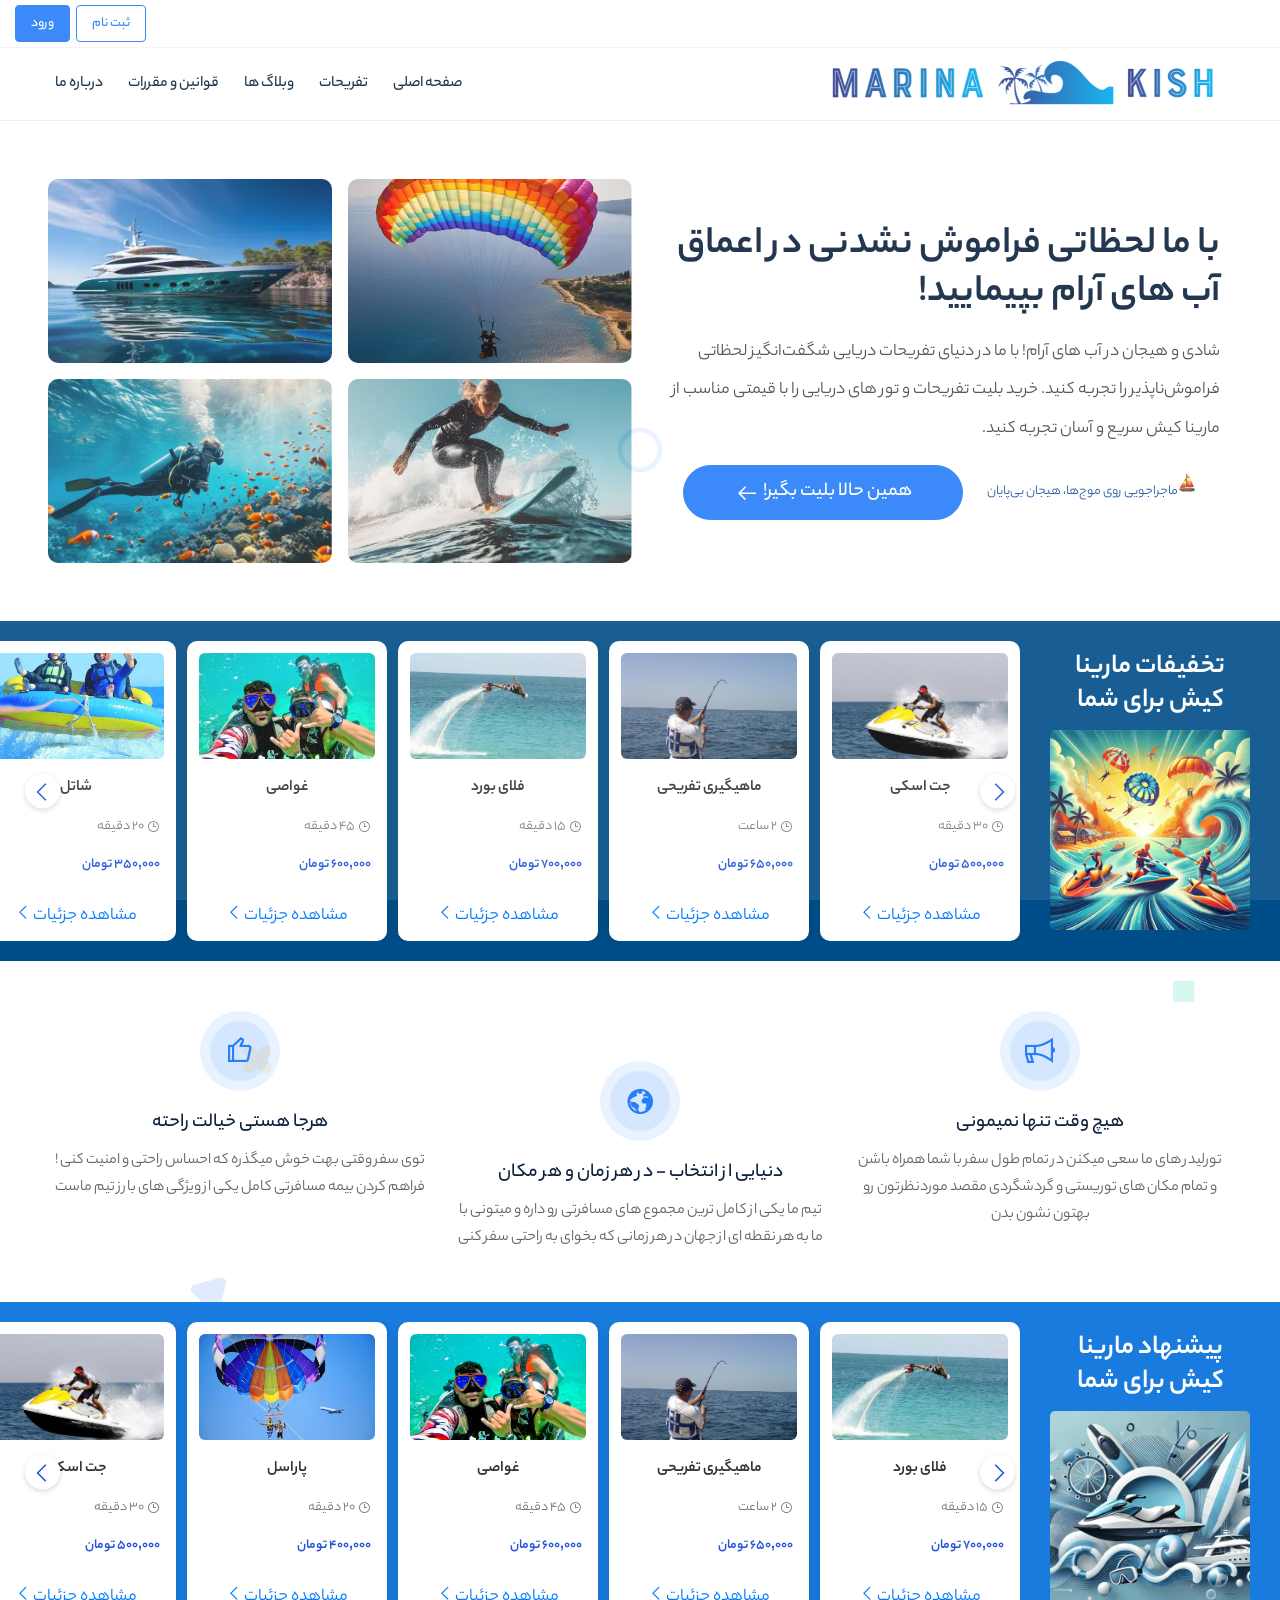
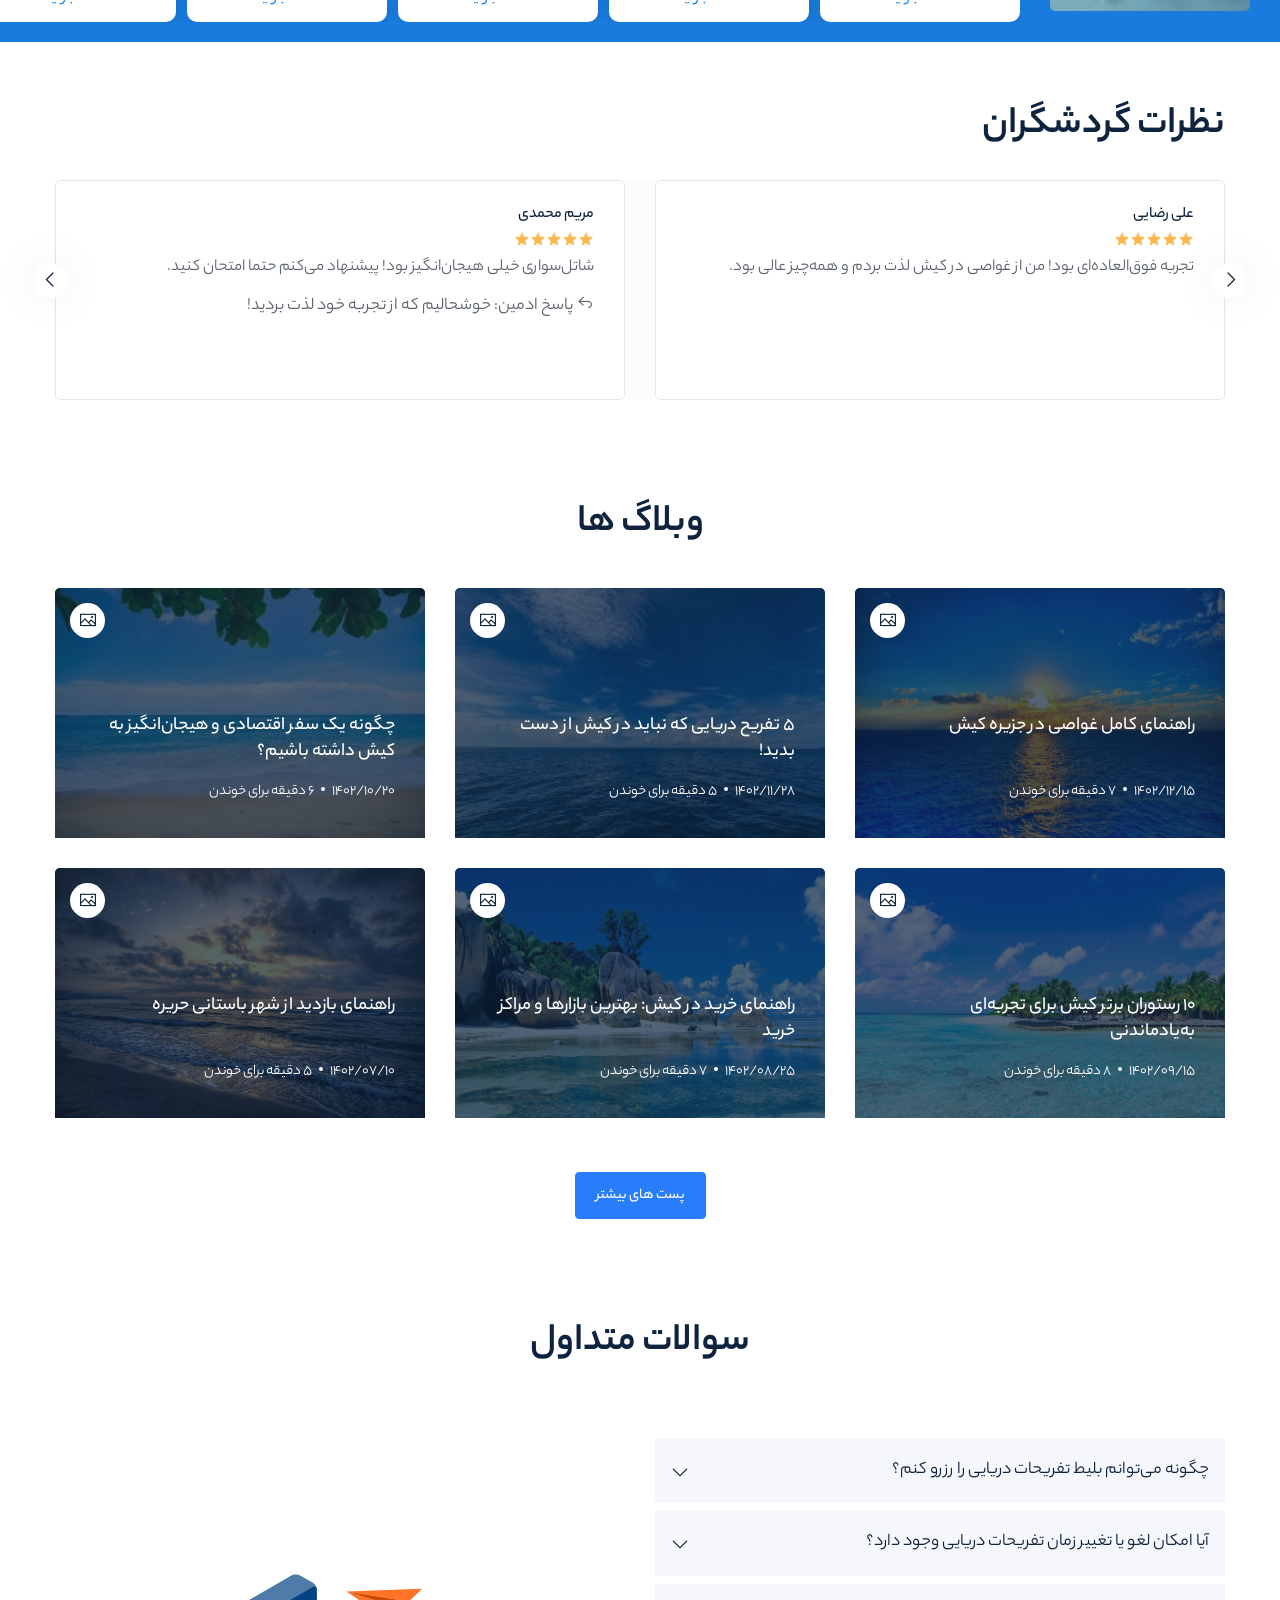
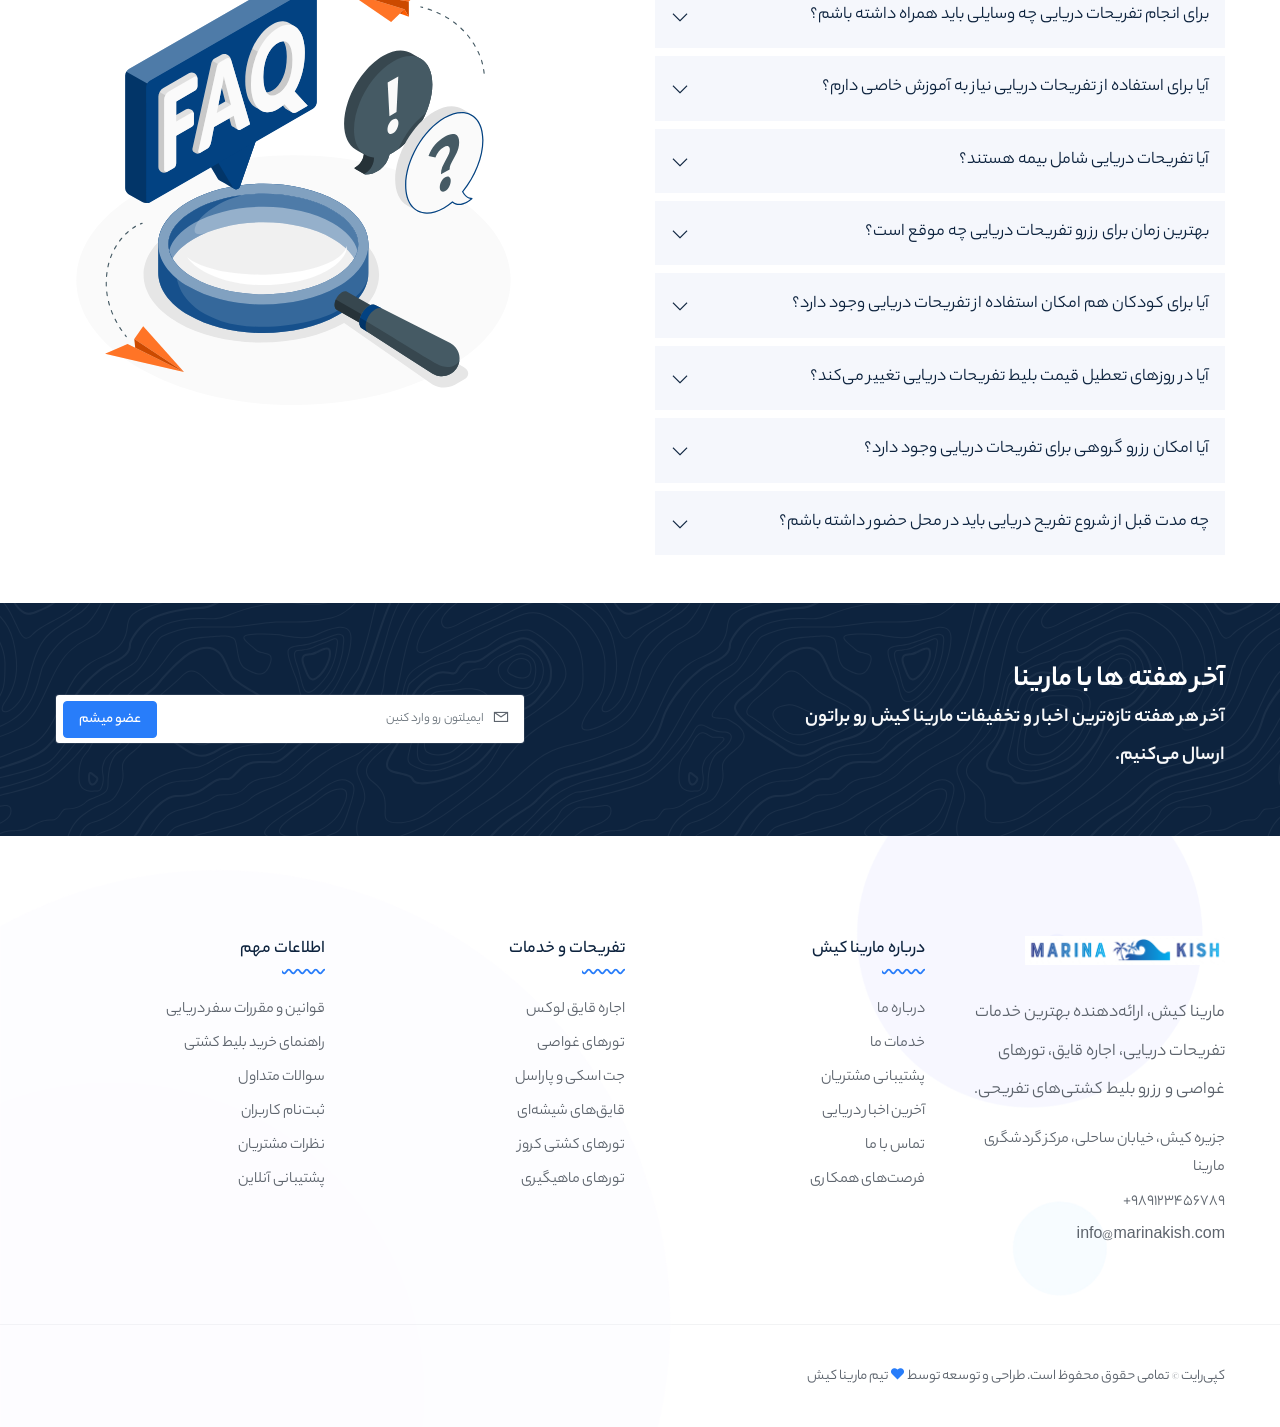
<file: Theme/trizen/trizen-rtl/MohamadReza-Chaghomi-Part/admin-dashboard.html>
<!DOCTYPE html>
<html lang="fa" dir="rtl">
<head>
    <meta http-equiv="content-type" content="text/html; charset=utf-8">
    <meta name="author" content="arezohosseini">
    <meta name="viewport" content="width=device-width, initial-scale=1.0">
    <meta http-equiv="X-UA-Compatible" content="ie=edge">
    <title>Trizen</title>
    <!-- Favicon -->
    <link rel="icon" href="images/favicon.png">

    <!-- Google Fonts -->
    <link href="https://fonts.googleapis.com/css2?family=Roboto:wght@100;300;400;500;700;900&amp;display=swap" rel="stylesheet">

    <!-- Template CSS Files -->
    <link rel="stylesheet" href="../css/bootstrap.min.css">
    <link rel="stylesheet" href="../css/bootstrap-rtl.min.css">
    <link rel="stylesheet" href="../css/bootstrap-select.min.css">
    <link rel="stylesheet" href="../css/line-awesome.css">
    <link rel="stylesheet" href="../css/owl.carousel.min.css">
    <link rel="stylesheet" href="../css/owl.theme.default.min.css">
    <link rel="stylesheet" href="../css/jquery.fancybox.min.css">
    <link rel="stylesheet" href="../css/daterangepicker.css">
    <link rel="stylesheet" href="../css/datepicker-theme.css" media="all">
    <link rel="stylesheet" href="../css/animate.min.css">
    <link rel="stylesheet" href="../css/animated-headline.css">
    <link rel="stylesheet" href="../css/jquery-ui.css">
    <link rel="stylesheet" href="../css/jquery.filer.css">
    <link rel="stylesheet" href="../css/flag-icon.min.css">
    <link rel="stylesheet" href="../css/style.css">
    <link rel="stylesheet" href="../css/style-rtl.css">
</head>
<body class="section-bg">
<!-- start cssload-loader -->
<div class="preloader" id="preloader">
    <div class="loader">
        <svg class="spinner" viewBox="0 0 50 50">
            <circle class="path" cx="25" cy="25" r="20" fill="none" stroke-width="5"></circle>
        </svg>
    </div>
</div>
<!-- end cssload-loader -->

<!-- ================================
       START DASHBOARD NAV
================================= -->
<div class="sidebar-nav sidebar--nav">
    <div class="sidebar-nav-body">
        <div class="side-menu-close">
            <i class="la la-times"></i>
        </div><!-- end menu-toggler -->
        <div class="author-content">
            <div class="d-flex align-items-center">
                <div class="author-bio">
                    <h4 class="author__title">Trizen</h4>
                    <span class="author__meta">به پنل ادمین خوشی اومدی</span>
                </div>
            </div>
        </div>
        <div class="sidebar-menu-wrap">
            <ul class="sidebar-menu toggle-menu list-items">
                <li  class="page-active"><a href="admin-dashboard.html"><i class="page-active la la-dashboard mr-2 text-color"></i>دشبرد</a></li>
                <li><a href="admin-dashboard-entertainment.html"><i class="la la-smile-o mr-2 text-color-1"></i>تفریحات</a></li>
                <li><a href="admin-dashboard-users.html"><i class="la la-users mr-2 text-color-2"></i>کاربران</a></li>
                <li><a href="admin-dashboard-tickets.html"><i class="la la-shopping-cart mr-2 text-color-3"></i>بلیت</a></li>
                <li><a href="admin-dashboard-reports.html"><i class="la la-bar-chart mr-2 text-color-4"></i>گزارشات</a></li>
                <li><a href="admin-dashboard-reviews.html"><i class="la la-star mr-2 text-color-5"></i>نظرات</a></li>
                <li><a href="admin-dashboard-ticket.html"><i class="la la-envelope mr-2 text-color-6"></i>تیکت ها</a></li>
                <li><a href="admin-dashboard-off-code.html"><i class="la la-percent mr-2 text-color-7"></i>تخفیفات</a></li>
                <li><a href="admin-questions.html"><i class="la la-question-circle mr-2 text-color-8"></i>سوالات متداول</a></li>
                <li><a href="admin-blogs.html"><i class="la la-pencil mr-2 text-color-9"></i>بلاگ ها</a></li>
                <li><a href="admin-rules.html"><i class="la la-gavel mr-2 text-color-10"></i>قوانین و مقررات</a></li>
                <li><a href="admin-dashboard-settings.html"><i class="la la-cog mr-2 text-color-11"></i>تنظیمات</a></li>
                <li><a href="/Theme/trizen/trizen-rtl/nima-part/index.html"><i class="la la-power-off mr-2 text-color-12"></i>خروج</a></li>
            </ul>
        </div><!-- end sidebar-menu-wrap -->
    </div>
</div><!-- end sidebar-nav -->
<!-- ================================
       END DASHBOARD NAV
================================= -->



<!-- ================================
    START DASHBOARD AREA
================================= -->
<section class="dashboard-area">
    <div class="dashboard-nav dashboard--nav">
        <div class="container-fluid">
            <div class="row">
                <div class="col-lg-12">
                    <div class="menu-wrapper">
                        <div class="logo mr-5">
                            <a href="/Theme/trizen/trizen-rtl/nima-part/index.html"><img id="header-logo" src="" alt="logo"></a>                            <div class="menu-toggler">
                                <i class="la la-bars"></i>
                                <i class="la la-times"></i>
                            </div><!-- end menu-toggler -->
                        </div>
                        <div class="nav-btn ml-auto">
                            <div class="notification-wrap d-flex align-items-center">
                                <div class="notification-item">
                                    <div class="dropdown">
                                        <a href="#" class="dropdown-toggle" id="userDropdownMenu" data-toggle="dropdown" aria-haspopup="true" aria-expanded="false">
                                            <div class="d-flex align-items-center">
                                                <span class="font-size-14 font-weight-bold">ادمین رویال</span>
                                            </div>
                                        </a>
                                        <div class="dropdown-menu dropdown-reveal dropdown-menu-md dropdown-menu-right">
                                            <div class="dropdown-item drop-reveal-header user-reveal-header">
                                                <h6 class="title text-uppercase">خوش اومدی!</h6>
                                            </div>
                                            <div class="list-group drop-reveal-list user-drop-reveal-list">
                                                <a href="admin-dashboard.html" class="list-group-item list-group-item-action">
                                                    <div class="msg-body">
                                                        <div class="msg-content">
                                                            <h3 class="title"><i class="la la-user mr-2"></i>ویرایش پروفایل</h3>
                                                        </div>
                                                    </div><!-- end msg-body -->
                                                </a>
                                                <a href="admin-dashboard-tickets.html" class="list-group-item list-group-item-action">
                                                    <div class="msg-body">
                                                        <div class="msg-content">
                                                            <h3 class="title"><i class="la la-shopping-cart mr-2"></i>سفارشات</h3>
                                                        </div>
                                                    </div><!-- end msg-body -->
                                                </a>
                                                <a href="admin-dashboard-settings.html" class="list-group-item list-group-item-action">
                                                    <div class="msg-body">
                                                        <div class="msg-content">
                                                            <h3 class="title"><i class="la la-gear mr-2"></i>تنظیمات</h3>
                                                        </div>
                                                    </div><!-- end msg-body -->
                                                </a>
                                                <div class="section-block"></div>
                                                <a href="/Theme/trizen/trizen-rtl/nima-part/index.html" class="list-group-item list-group-item-action">
                                                    <div class="msg-body">
                                                        <div class="msg-content">
                                                            <h3 class="title"><i class="la la-power-off mr-2"></i>خروج</h3>
                                                        </div>
                                                    </div><!-- end msg-body -->
                                                </a>
                                            </div>
                                        </div><!-- end dropdown-menu -->
                                    </div>
                                </div><!-- end notification-item -->
                            </div>
                        </div><!-- end nav-btn -->
                    </div><!-- end menu-wrapper -->
                </div><!-- end col-lg-12 -->
            </div><!-- end row -->
        </div><!-- end container-fluid -->
    </div><!-- end dashboard-nav -->
    <div class="dashboard-content-wrap">
        <div class="dashboard-bread dashboard-bread-2">
            <div class="container-fluid">
                <div class="row align-items-center">
                    <div class="col-lg-6">
                        <div class="breadcrumb-content">
                            <div class="section-heading">
                                <h2 class="sec__title font-size-30 text-white">دشبرد</h2>
                            </div>
                        </div><!-- end breadcrumb-content -->
                    </div><!-- end col-lg-6 -->
                    <div class="col-lg-6">
                        <div class="breadcrumb-list text-right">
                            <ul class="list-items">
                                <li><a href="/Theme/trizen/trizen-rtl/nima-part/index.html" class="text-white">صفحه اصلی</a></li>
                                <li>دشبرد</li>
                            </ul>
                        </div><!-- end breadcrumb-list -->
                    </div><!-- end col-lg-6 -->
                </div><!-- end row -->
                <div class="row mt-4">
                    <div class="col-lg-3 responsive-column-l">
                        <div class="icon-box icon-layout-2 dashboard-icon-box pb-0">
                            <div class="d-flex pb-3 justify-content-between">
                                <div class="info-content">
                                    <p class="info__desc">کل رزرو ها !</p>
                                    <h4 class="info__title title__orders"></h4>
                                </div><!-- end info-content -->
                                <div class="info-icon icon-element bg-2">
                                    <i class="la la-shopping-cart"></i>
                                </div><!-- end info-icon-->
                            </div>
                            <div class="section-block"></div>
                            <a href="admin-dashboard-tickets.html" class="d-flex align-items-center justify-content-between view-all">مشاهده همه<i class="la la-angle-left"></i></a>
                        </div>
                    </div><!-- end col-lg-3 -->
                    <div class="col-lg-3 responsive-column-l">
                        <div class="icon-box icon-layout-2 dashboard-icon-box pb-0">
                            <div class="d-flex pb-3 justify-content-between">
                                <div class="info-content">
                                    <p class="info__desc">نظرات جدید !</p>
                                    <h4 class="info__title title__reviews"></h4>
                                </div><!-- end info-content -->
                                <div class="info-icon icon-element bg-4">
                                    <i class="la la-star"></i>
                                </div><!-- end info-icon-->
                            </div>
                            <div class="section-block"></div>
                            <a href="admin-dashboard-reviews.html" class="d-flex align-items-center justify-content-between view-all">مشاهده همه<i class="la la-angle-left"></i></a>
                        </div>
                    </div><!-- end col-lg-3 -->
                    <div class="col-lg-3 responsive-column-l">
                        <div class="icon-box icon-layout-2 dashboard-icon-box pb-0">
                            <div class="d-flex pb-3 justify-content-between">
                                <div class="info-content">
                                    <p class="info__desc">کل کاربران !</p>
                                    <h4 class="info__title title__users"></h4>
                                </div><!-- end info-content -->
                                <div class="info-icon icon-element bg-1">
                                    <i class="la la-users "></i>
                                </div><!-- end info-icon-->
                            </div>
                            <div class="section-block"></div>
                            <a href="admin-dashboard-users.html" class="d-flex align-items-center justify-content-between view-all">مشاهده همه<i class="la la-angle-left"></i></a>
                        </div>
                    </div><!-- end col-lg-3 -->
                    <div class="col-lg-3 responsive-column-l">
                        <div class="icon-box icon-layout-2 dashboard-icon-box pb-0">
                            <div class="d-flex pb-3 justify-content-between">
                                <div class="info-content">
                                    <p class="info__desc">تیکت های جدید !</p>
                                    <h4 class="info__title title__tickets"></h4>
                                </div><!-- end info-content -->
                                <div class="info-icon icon-element bg-3">
                                    <i class="la la-envelope-o"></i>
                                </div><!-- end info-icon-->
                            </div>
                            <div class="section-block"></div>
                            <a href="admin-dashboard-ticket.html" class="d-flex align-items-center justify-content-between view-all">مشاهده همه<i class="la la-angle-left"></i></a>
                        </div>
                    </div><!-- end col-lg-3 -->
                </div><!-- end row -->
            </div>
        </div><!-- end dashboard-bread -->
        <div class="dashboard-main-content">
            <div class="container-fluid">
                <div class="row">
                    <div class="col-lg-12">
                        <div class="form-box">
                            <div class="form-title-wrap">
                                <h3 class="title">اطلاعات شخصی</h3>
                            </div>
                            <div class="form-content">
                                <div class="contact-form-action">
                                    <form action="#">
                                        <div class="row">
                                            <div class="col-lg-6 responsive-column">
                                                <div class="input-box">
                                                    <label class="label-text">نام</label>
                                                    <div class="form-group">
                                                        <span class="la la-user form-icon"></span>
                                                        <input class="form-control" type="text" id="updateName" required>
                                                    </div>
                                                </div>
                                            </div><!-- end col-lg-6 -->
                                            <div class="col-lg-6 responsive-column">
                                                <div class="input-box">
                                                    <label class="label-text">نام خانوادگی</label>
                                                    <div class="form-group">
                                                        <span class="la la-user form-icon"></span>
                                                        <input class="form-control" type="text" id="updateFamily" required>
                                                    </div>
                                                </div>
                                            </div><!-- end col-lg-6 -->
                                            <div class="col-lg-6 responsive-column">
                                                <div class="input-box">
                                                    <label class="label-text">جنسیت</label>
                                                    <div class="form-group">
                                                        <select class="form-control" id="updateGender" required>
                                                            <option value="null">انتخاب جنسیت</option>
                                                            <option value="mail">مرد</option>
                                                            <option value="female">زن</option>
                                                        </select>
                                                    </div>
                                                </div>
                                            </div><!-- end col-lg-6 -->                                            <div class="col-lg-6 responsive-column">
                                                <div class="input-box">
                                                    <label class="label-text">کد ملی</label>
                                                    <div class="form-group">
                                                        <input class="form-control" type="text" id="updateNationalCode"readonly>
                                                    </div>
                                                </div>
                                            </div><!-- end col-lg-6 -->
                                            <div class="col-lg-6 responsive-column">
                                                <div class="input-box">
                                                    <label class="label-text">شماره تلفن</label>
                                                    <div class="form-group">
                                                        <span class="la la-phone form-icon"></span>
                                                        <input class="form-control" type="text" id="updatePhone" required>
                                                        <span class="error-message text-danger" id="phoneError"></span>
                                                    </div>
                                                </div>
                                            </div><!-- end col-lg-6 -->
                                            <div class="col-lg-6 responsive-column">
                                                <div class="input-box">
                                                    <label class="label-text">آدرس ایمیل</label>
                                                    <div class="form-group">
                                                        <span class="la la-envelope form-icon"></span>
                                                        <input class="form-control" type="email" id="updateEmail" required>
                                                    </div>
                                                </div>
                                            </div><!-- end col-lg-6 -->
                                            <div class="col-lg-6 responsive-column">
                                                <div class="input-box">
                                                    <label class="label-text">تاريخ تولد</label>
                                                    <div class="form-group">
                                                        <span class="la la-calendar form-icon"></span>
                                                        <input type="text" class="form-control" id="updateBirthDate" placeholder="YYYY-MM-DD" required>
                                                    </div>
                                                </div>
                                            </div><!-- end col-lg-6 -->                                         <div class="col-lg-3 responsive-column">
                                                <div class="input-box">
                                                    <label class="label-text">نام و نام خانوادگی اضطراری</label>
                                                    <div class="form-group">
                                                        <span class="la la-user form-icon"></span>
                                                        <input class="form-control" type="text" id="updateEmergencyName" required>
                                                    </div>
                                                </div>
                                            </div><!-- end col-lg-3 -->
                                            <div class="col-lg-3 responsive-column">
                                                <div class="input-box">
                                                    <label class="label-text">شماره موبایل اضطراری اضطراری</label>
                                                    <div class="form-group">
                                                        <span class="la la-user form-icon"></span>
                                                        <input class="form-control" type="text" id="updateEmergencyPhone" required>
                                                    </div>
                                                </div>
                                            </div><!-- end col-lg-3 -->
                                            <div class="col-lg-12 mt-4">
                                                <div class="btn-box d-flex justify-content-center">
                                                    <button class="theme-btn" type="button" id="updateProfile">ذخیره تغییرات</button>
                                                </div>
                                                <br>
                                                <div class="section-block"></div>
                                                <br>
                                            </div><!-- end col-lg-12 -->
                                            <a href="#" class="d-flex align-items-center ml-3 mb-3" data-toggle="modal" data-target="#changepassword"><span class="w-auto mr-1 text-black "><i class="la la-lock-open text-black font-size-24 mr-1"></i>تغییر یا انتخاب گذرواژه</span><i class="la la-angle-left text-black font-size-24"></i></a>
                                        </div><!-- end row -->
                                    </form>
                                </div>
                            </div>
                        </div><!-- end form-box -->
                    </div><!-- end col-lg-6 -->
                </div><!-- end row -->
                
                <div class="border-top mt-4"></div>
            </div><!-- end container-fluid -->
        </div><!-- end dashboard-main-content -->
    </div><!-- end dashboard-content-wrap -->
</section><!-- end dashboard-area -->
<!-- ================================
    END DASHBOARD AREA
================================= -->

<!-- start scroll top -->
<div id="back-to-top">
    <i class="la la-angle-up" title="برو بالا"></i>
</div>
<!-- end scroll top -->

<div class="modal-popup">
    <div class="modal fade" id="changepassword" tabindex="-1" role="dialog"  aria-hidden="true">
        <div class="modal-dialog modal-dialog-centered" role="document">
            <div class="modal-content">
                <div class="d-flex mt-4 ml-4">
                    <button type="button" class="close" data-dismiss="modal" aria-label="Close">
                        <span aria-hidden="true" class="la la-arrow-right"></span>
                    </button>
                </div>
                <div class="modal-body">
                    <div class="contact-form-action">
                        <form method="post">
                            <div class="input-box">
                                <label class="label-text">لطفا گذرواژه قبلی خود را وارد کنید.</label>
                                <div class="form-group">
                                    <span class="la la-user form-icon"></span>
                                    <input class="form-control" type="password" id="oldPassword" placeholder="کلمه عبور">
                                    <span class="error-message text-danger" id="oldPasswordError"></span>
                                </div>
                            </div><!-- end input-box -->
                            <div class="input-box">
                                <label class="label-text">لطفا گذرواژه خود را انتخاب کنید و آن را وارد کنید.</label>
                                <div class="form-group">
                                    <span class="la la-envelope form-icon"></span>
                                    <input class="form-control" type="password" id="newPassword" placeholder="کلمه عبور جدید">
                                    <span class="error-message text-danger" id="newPasswordError"></span>
                                </div>
                            </div><!-- end input-box -->
                            <div class="input-box">
                                <label class="label-text">گذرواژه خود را یک بار دیگر وارد کنید.</label>
                                <div class="form-group">
                                    <span class="la la-lock form-icon"></span>
                                    <input class="form-control" type="password" id="confirmPassword" placeholder="تکرار کلمه عبور">
                                    <span class="error-message text-danger" id="confirmPasswordError"></span>
                                </div>
                            </div><!-- end input-box -->
                            <div class="form-group text-start">
                                <input type="checkbox" id="togglePasswordVisibility">
                                <label for="togglePasswordVisibility">نمایش گذرواژه‌ها</label>
                            </div>

                            <div class="btn-box pt-3 pb-4">
                                <button type="button" class="theme-btn w-100" id="changePasswordButton">تغییر گذرواژه</button>
                            </div>
                        </form>
                    </div><!-- end contact-form-action -->
                </div>
            </div>
        </div>
    </div>
</div><!-- end modal-popup -->
<!-- Response Modal -->
<div class="modal fade" id="responseModal" tabindex="-1" role="dialog" aria-labelledby="responseModalLabel" aria-hidden="true">
    <div class="modal-dialog" role="document">
        <div class="modal-content">
            <div class="modal-header">
                <h5 class="modal-title" id="responseModalLabel">پیام</h5>
                <button type="button" class="close" data-dismiss="modal" aria-label="بستن">
                    <span aria-hidden="true">&times;</span>
                </button>
            </div>
            <div class="modal-body" id="responseModalBody">
                <!-- پیام در اینجا نمایش داده می‌شود -->
            </div>
            <div class="modal-footer">
                <button type="button" class="btn btn-secondary" data-dismiss="modal">بستن</button>
            </div>
        </div>
    </div>
</div>



<!-- Template JS Files -->
<script src="../js/jquery-3.4.1.min.js"></script>
<script src="../js/jquery-ui.js"></script>
<script src="../js/popper.min.js"></script>
<script src="../js/bootstrap.min.js"></script>
<script src="../js/bootstrap-select.min.js"></script>
<script src="../js/moment.min.js"></script>
<script src="../js/moment-jalaali.js"></script>
<script src="../js/daterangepicker-fa-ex.js"></script>
<script src="../js/owl.carousel.min.js"></script>
<script src="../js/jquery.fancybox.min.js"></script>
<script src="../js/jquery.countTo.min.js"></script>
<script src="../js/animated-headline.js"></script>
<script src="../js/jquery.filer.min.js"></script>
<script src="../js/jquery.ripples-min.js"></script>
<script src="../js/main-rtl.js"></script>
<script src="../MohamadReza-Chaghomi-Part/js-part/loadLogo.js"></script>
<script src="../MohamadReza-Chaghomi-Part/js-part/adminDashboard.js"></script>

</body>
</html>
</file>
<file: Theme/trizen/css/style.css>
@font-face {
    font-family: 'yekan';
    src: url('../fonts/lineawesome/YekanBakhFaNum-Heavy.eot');
    src: url('../fonts/lineawesome/YekanBakhFaNum-Heavy.eot?#iefix') format('embedded-opentype'),
        url('../fonts/lineawesome/YekanBakhFaNum-Heavy.woff') format('woff');
    font-weight: 900;
    font-style: normal;
    font-display: swap;
}

@font-face {
    font-family: 'yekan';
    src: url('../fonts/lineawesome/YekanBakhFaNum-Regular.eot');
    src: url('../fonts/lineawesome/YekanBakhFaNum-Regular.eot?#iefix') format('embedded-opentype'),
        url('../fonts/lineawesome/YekanBakhFaNum-Regular.woff') format('woff');
    font-weight: normal;
    font-style: normal;
    font-display: swap;
}

@font-face {
    font-family: 'yekan';
    src: url('../fonts/lineawesome/YekanBakhFaNum-Light.eot');
    src: url('../fonts/lineawesome/YekanBakhFaNum-Light.eot?#iefix') format('embedded-opentype'),
        url('../fonts/lineawesome/YekanBakhFaNum-Light.woff') format('woff');
    font-weight: 300;
    font-style: normal;
    font-display: swap;
}

@font-face {
    font-family: 'yekan';
    src: url('../fonts/lineawesome/YekanBakhFaNum-Thin.eot');
    src: url('../fonts/lineawesome/YekanBakhFaNum-Thin.eot?#iefix') format('embedded-opentype'),
        url('../fonts/lineawesome/YekanBakhFaNum-Thin.woff') format('woff');
    font-weight: 100;
    font-style: normal;
    font-display: swap;
}

@font-face {
    font-family: 'yekan';
    src: url('../fonts/lineawesome/YekanBakhFaNum-Medium.eot');
    src: url('../fonts/lineawesome/YekanBakhFaNum-Medium.eot?#iefix') format('embedded-opentype'),
        url('../fonts/lineawesome/YekanBakhFaNum-Medium.woff') format('woff');
    font-weight: 500;
    font-style: normal;
    font-display: swap;
}

@font-face {
    font-family: 'yekan';
    src: url('../fonts/lineawesome/YekanBakhFaNum-Bold.eot');
    src: url('../fonts/lineawesome/YekanBakhFaNum-Bold.eot?#iefix') format('embedded-opentype'),
        url('../fonts/lineawesome/YekanBakhFaNum-Bold.woff') format('woff');
    font-weight: bold;
    font-style: normal;
    font-display: swap;
}

@font-face {
    font-family: 'yekan';
    src: url('../fonts/lineawesome/YekanBakhFaNum-Fat.eot');
    src: url('../fonts/lineawesome/YekanBakhFaNum-Fat.eot?#iefix') format('embedded-opentype'),
        url('../fonts/lineawesome/YekanBakhFaNum-Fat.woff') format('woff');
    font-weight: 900;
    font-style: normal;
    font-display: swap;
}


* {
    padding: 0;
    box-sizing: border-box;
}
body {
    font-family: 'yekan', sans-serif;
    font-size: 16px;
    font-weight: 300;
    color: #666666;
    text-align: right;
    }
h1, h2, h3, h4, h5, h6 {
    color: #0A1B4F;
}
.section-padding {
    padding-top: 100px;
    padding-bottom: 100px;
}
hr {
    opacity: 0.4;
}
/*---------------- container ----------------*/
.container {
    max-width: 1240px;
}

@media (min-width:576px) {
    .container {
        max-width: 540px;
    }
}
@media (min-width:768px) {
    .container {
        max-width: 720px;
    }
}
@media (min-width:992px) {
    .container {
        max-width: 960px;
    }
}
@media (min-width:1200px) {
    .container {
        max-width: 1240px;
    }
}
.gradient-bg {
    background: linear-gradient(270deg, #9f8fff, #287dfa);
}

/*====== header =====*/
.main-menu .navbar-nav .nav-link {
    font-weight: 500;
    transition: 0.3s;
}
.main-menu .navbar-nav .nav-link:hover {
   color: #287dfa;
}
/*====== hero =====*/
.hero-area {
    padding-top: 150px;
    padding-bottom: 180px;
    z-index: 1;
}
.hero-bg {
    background-image: url("../images/hero-bg.jpg");
    background-size: cover;
    background-position: center;
}
.overlay {
    position: absolute;
    left: 0;
    top: 0;
    content: "";
    width: 100%;
    height: 100%;
    display: block;
    background: #082a5d;
    opacity: 0.97;
}
.theme-btn {
    background-color: #287dfa;
    color: #fff;
    padding: 10px 20px;
    -webkit-box-shadow: 0 5px 25px rgba(0, 0, 0, 0.1);
    -moz-box-shadow: 0 5px 25px rgba(0, 0, 0, 0.1);
    box-shadow: 0 5px 25px rgba(0, 0, 0, 0.1);
    border-radius: 6px;
    transition: 0.3s;
}
.theme-btn:focus {
    -webkit-box-shadow: 0 5px 25px rgba(0, 0, 0, 0.1);
    -moz-box-shadow: 0 5px 25px rgba(0, 0, 0, 0.1);
    box-shadow: 0 5px 25px rgba(0, 0, 0, 0.1);
}
.theme-btn:hover {
    background-color: #4e94fb;
    color: #fff;
    transform: translateY(-2px);
}
.theme-btn i {
    font-size: 18px;
    transform: rotate(180deg);
}
.btn-white {
    background-color: #ffffff;
    color: #0A1B4F;
}
.section-heading .sec__title {
    font-size: 40px;
    line-height: 50px;
    font-weight: 500;
}
.section-heading .sec__desc {
   font-size: 18px;
    line-height: 34px;
}
.text-color {
   color:  #f1be2e !important;
}
.hero-content .sec__title {
    font-size: 48px;
    line-height: 70px;
}
.hero-content .sec__desc {
    color: rgba(255, 255, 255, 0.7);
}
.ribbon {
    background-color: rgba(241, 190, 46, 0.1);
    color: #f1be2e;
    display: inline-block;
    border-radius: 6px;
    padding: 4px 16px;
}
.svg-bg {
    position: absolute;
    bottom: -1px;
    left: 0;
    width: 100%;
    pointer-events: none;
    z-index: 1;
}
.svg-bg svg {
    width: 100%;
    height: 140px;
    stroke: none;
    fill: #fff;
}
.img-box {
    box-shadow: 0 0 40px rgba(51, 51, 51, .1);
    padding: 20px;
    transition: 0.3s;
}
.img-box:hover {
    transform: translateY(-3px);
}
.img-box h3 {
    font-size: 22px;
}
.img-box img {
    width: 100%;
    transition: 0.3s;
    border: 1px solid rgba(128, 137, 150, 0.1);
}
.img-box,
.img-box a,
.img-box img {
    border-radius: 8px;
}
.copy__desc a,
.copy__desc i {
    color: #287dfa;
}
/* استایل اصلی برای کارت محصول */
.product-card {
    background: #fff;
    border-radius: 15px;
    box-shadow: 0 4px 10px rgba(0, 0, 0, 0.1);
    padding: 15px;
    text-align: center;
    transition: all 0.3s ease;
    position: relative;
    max-width: 250px; /* برای نمایش بهتر */
    margin: auto;
}

/* استایل تصویر محصول */
.product-card img {
    width: 100%;
    height: 180px;
    object-fit: cover;
    border-radius: 10px;
    background: #f0f0f0;
}

/* استایل عنوان محصول */
.product-card h3 {
    font-size: 18px;
    font-weight: bold;
    margin: 10px 0;
    color: #333;
}

/* قیمت محصول */
.product-card .product-price {
    font-size: 16px;
    font-weight: bold;
    color: #ff6600;
}

/* مدت زمان */
.product-card .product-time {
    font-size: 14px;
    color: #777;
}

/* توضیحات محصول */
.product-card .product-description {
    font-size: 14px;
    color: #666;
}

/* دکمه مشاهده جزئیات */
.product-card button {
    background: #ff6600;
    color: white;
    border: none;
    padding: 10px 15px;
    border-radius: 5px;
    cursor: pointer;
    margin-top: 10px;
    transition: 0.3s;
}

.product-card button:hover {
    background: #e65c00;
}

/* آیکون ستاره */
.product-card .favorite {
    position: absolute;
    top: 10px;
    left: 10px;
    color: #ff6600;
    cursor: pointer;
    font-size: 18px;
}




@media (max-width: 768px) {
    .hero-area {
        padding-top: 100px;
    }
    .section-heading .sec__title {
        font-size: 30px;
        line-height: 40px;
    }
    .section-heading br {
        display: none;
    }
}
</file>
<file: Theme/trizen/trizen-rtl/css/line-awesome.css>
.la,.lab,.lad,.lal,.lar,.las{-moz-osx-font-smoothing:grayscale;-webkit-font-smoothing:antialiased;display:inline-block;font-style:normal;font-variant:normal;text-rendering:auto;line-height:1}.la-lg{font-size:1.33333em;line-height:.75em;vertical-align:-.0667em}.la-xs{font-size:.75em}.la-sm{font-size:.875em}.la-1x{font-size:1em}.la-2x{font-size:2em}.la-3x{font-size:3em}.la-4x{font-size:4em}.la-5x{font-size:5em}.la-6x{font-size:6em}.la-7x{font-size:7em}.la-8x{font-size:8em}.la-9x{font-size:9em}.la-10x{font-size:10em}.la-fw{text-align:center;width:1.25em}.la-ul{list-style-type:none;margin-left:2.5em;padding-left:0}.la-ul>li{position:relative}.la-li{left:-2em;position:absolute;text-align:center;width:2em;line-height:inherit}.la-border{border:solid .08em #eee;border-radius:.1em;padding:.2em .25em .15em}.la-pull-left{float:left}.la-pull-right{float:right}.la.la-pull-left,.lab.la-pull-left,.lal.la-pull-left,.lar.la-pull-left,.las.la-pull-left{margin-right:.3em}.la.la-pull-right,.lab.la-pull-right,.lal.la-pull-right,.lar.la-pull-right,.las.la-pull-right{margin-left:.3em}.la-spin{-webkit-animation:la-spin 2s infinite linear;animation:la-spin 2s infinite linear}.la-pulse{-webkit-animation:la-spin 1s infinite steps(8);animation:la-spin 1s infinite steps(8)}@-webkit-keyframes la-spin{0%{-webkit-transform:rotate(0);transform:rotate(0)}100%{-webkit-transform:rotate(360deg);transform:rotate(360deg)}}@keyframes la-spin{0%{-webkit-transform:rotate(0);transform:rotate(0)}100%{-webkit-transform:rotate(360deg);transform:rotate(360deg)}}.la-rotate-90{-webkit-transform:rotate(90deg);transform:rotate(90deg)}.la-rotate-180{-webkit-transform:rotate(180deg);transform:rotate(180deg)}.la-rotate-270{-webkit-transform:rotate(270deg);transform:rotate(270deg)}.la-flip-horizontal{-webkit-transform:scale(-1,1);transform:scale(-1,1)}.la-flip-vertical{-webkit-transform:scale(1,-1);transform:scale(1,-1)}.la-flip-both,.la-flip-horizontal.la-flip-vertical{-webkit-transform:scale(-1,-1);transform:scale(-1,-1)}:root .la-flip-both,:root .la-flip-horizontal,:root .la-flip-vertical,:root .la-rotate-180,:root .la-rotate-270,:root .la-rotate-90{-webkit-filter:none;filter:none}.la-stack{display:inline-block;height:2em;line-height:2em;position:relative;vertical-align:middle;width:2.5em}.la-stack-1x,.la-stack-2x{left:0;position:absolute;text-align:center;width:100%}.la-stack-1x{line-height:inherit}.la-stack-2x{font-size:2em}.la-inverse{color:#fff}.la-500px:before{content:"\f26e"}.la-accessible-icon:before{content:"\f368"}.la-accusoft:before{content:"\f369"}.la-acquisitions-incorporated:before{content:"\f6af"}.la-ad:before{content:"\f641"}.la-address-book:before{content:"\f2b9"}.la-address-card:before{content:"\f2bb"}.la-adjust:before{content:"\f042"}.la-adn:before{content:"\f170"}.la-adobe:before{content:"\f778"}.la-adversal:before{content:"\f36a"}.la-affiliatetheme:before{content:"\f36b"}.la-air-freshener:before{content:"\f5d0"}.la-airbnb:before{content:"\f834"}.la-algolia:before{content:"\f36c"}.la-align-center:before{content:"\f037"}.la-align-justify:before{content:"\f039"}.la-align-left:before{content:"\f036"}.la-align-right:before{content:"\f038"}.la-alipay:before{content:"\f642"}.la-allergies:before{content:"\f461"}.la-amazon:before{content:"\f270"}.la-amazon-pay:before{content:"\f42c"}.la-ambulance:before{content:"\f0f9"}.la-american-sign-language-interpreting:before{content:"\f2a3"}.la-amilia:before{content:"\f36d"}.la-anchor:before{content:"\f13d"}.la-android:before{content:"\f17b"}.la-angellist:before{content:"\f209"}.la-angle-double-down:before{content:"\f103"}.la-angle-double-left:before{content:"\f100"}.la-angle-double-right:before{content:"\f101"}.la-angle-double-up:before{content:"\f102"}.la-angle-down:before{content:"\f107"}.la-angle-left:before{content:"\f104"}.la-angle-right:before{content:"\f105"}.la-angle-up:before{content:"\f106"}.la-angry:before{content:"\f556"}.la-angrycreative:before{content:"\f36e"}.la-angular:before{content:"\f420"}.la-ankh:before{content:"\f644"}.la-app-store:before{content:"\f36f"}.la-app-store-ios:before{content:"\f370"}.la-apper:before{content:"\f371"}.la-apple:before{content:"\f179"}.la-apple-alt:before{content:"\f5d1"}.la-apple-pay:before{content:"\f415"}.la-archive:before{content:"\f187"}.la-archway:before{content:"\f557"}.la-arrow-alt-circle-down:before{content:"\f358"}.la-arrow-alt-circle-left:before{content:"\f359"}.la-arrow-alt-circle-right:before{content:"\f35a"}.la-arrow-alt-circle-up:before{content:"\f35b"}.la-arrow-circle-down:before{content:"\f0ab"}.la-arrow-circle-left:before{content:"\f0a8"}.la-arrow-circle-right:before{content:"\f0a9"}.la-arrow-circle-up:before{content:"\f0aa"}.la-arrow-down:before{content:"\f063"}.la-arrow-left:before{content:"\f060"}.la-arrow-right:before{content:"\f061"}.la-arrow-up:before{content:"\f062"}.la-arrows-alt:before{content:"\f0b2"}.la-arrows-alt-h:before{content:"\f337"}.la-arrows-alt-v:before{content:"\f338"}.la-artstation:before{content:"\f77a"}.la-assistive-listening-systems:before{content:"\f2a2"}.la-asterisk:before{content:"\f069"}.la-asymmetrik:before{content:"\f372"}.la-at:before{content:"\f1fa"}.la-atlas:before{content:"\f558"}.la-atlassian:before{content:"\f77b"}.la-atom:before{content:"\f5d2"}.la-audible:before{content:"\f373"}.la-audio-description:before{content:"\f29e"}.la-autoprefixer:before{content:"\f41c"}.la-avianex:before{content:"\f374"}.la-aviato:before{content:"\f421"}.la-award:before{content:"\f559"}.la-aws:before{content:"\f375"}.la-baby:before{content:"\f77c"}.la-baby-carriage:before{content:"\f77d"}.la-backspace:before{content:"\f55a"}.la-backward:before{content:"\f04a"}.la-bacon:before{content:"\f7e5"}.la-balance-scale:before{content:"\f24e"}.la-balance-scale-left:before{content:"\f515"}.la-balance-scale-right:before{content:"\f516"}.la-ban:before{content:"\f05e"}.la-band-aid:before{content:"\f462"}.la-bandcamp:before{content:"\f2d5"}.la-barcode:before{content:"\f02a"}.la-bars:before{content:"\f0c9"}.la-baseball-ball:before{content:"\f433"}.la-basketball-ball:before{content:"\f434"}.la-bath:before{content:"\f2cd"}.la-battery-empty:before{content:"\f244"}.la-battery-full:before{content:"\f240"}.la-battery-half:before{content:"\f242"}.la-battery-quarter:before{content:"\f243"}.la-battery-three-quarters:before{content:"\f241"}.la-battle-net:before{content:"\f835"}.la-bed:before{content:"\f236"}.la-beer:before{content:"\f0fc"}.la-behance:before{content:"\f1b4"}.la-behance-square:before{content:"\f1b5"}.la-bell:before{content:"\f0f3"}.la-bell-slash:before{content:"\f1f6"}.la-bezier-curve:before{content:"\f55b"}.la-bible:before{content:"\f647"}.la-bicycle:before{content:"\f206"}.la-biking:before{content:"\f84a"}.la-bimobject:before{content:"\f378"}.la-binoculars:before{content:"\f1e5"}.la-biohazard:before{content:"\f780"}.la-birthday-cake:before{content:"\f1fd"}.la-bitbucket:before{content:"\f171"}.la-bitcoin:before{content:"\f379"}.la-bity:before{content:"\f37a"}.la-black-tie:before{content:"\f27e"}.la-blackberry:before{content:"\f37b"}.la-blender:before{content:"\f517"}.la-blender-phone:before{content:"\f6b6"}.la-blind:before{content:"\f29d"}.la-blog:before{content:"\f781"}.la-blogger:before{content:"\f37c"}.la-blogger-b:before{content:"\f37d"}.la-bluetooth:before{content:"\f293"}.la-bluetooth-b:before{content:"\f294"}.la-bold:before{content:"\f032"}.la-bolt:before{content:"\f0e7"}.la-bomb:before{content:"\f1e2"}.la-bone:before{content:"\f5d7"}.la-bong:before{content:"\f55c"}.la-book:before{content:"\f02d"}.la-book-dead:before{content:"\f6b7"}.la-book-medical:before{content:"\f7e6"}.la-book-open:before{content:"\f518"}.la-book-reader:before{content:"\f5da"}.la-bookmark:before{content:"\f02e"}.la-bootstrap:before{content:"\f836"}.la-border-all:before{content:"\f84c"}.la-border-none:before{content:"\f850"}.la-border-style:before{content:"\f853"}.la-bowling-ball:before{content:"\f436"}.la-box:before{content:"\f466"}.la-box-open:before{content:"\f49e"}.la-boxes:before{content:"\f468"}.la-braille:before{content:"\f2a1"}.la-brain:before{content:"\f5dc"}.la-bread-slice:before{content:"\f7ec"}.la-briefcase:before{content:"\f0b1"}.la-briefcase-medical:before{content:"\f469"}.la-broadcast-tower:before{content:"\f519"}.la-broom:before{content:"\f51a"}.la-brush:before{content:"\f55d"}.la-btc:before{content:"\f15a"}.la-buffer:before{content:"\f837"}.la-bug:before{content:"\f188"}.la-building:before{content:"\f1ad"}.la-bullhorn:before{content:"\f0a1"}.la-bullseye:before{content:"\f140"}.la-burn:before{content:"\f46a"}.la-buromobelexperte:before{content:"\f37f"}.la-bus:before{content:"\f207"}.la-bus-alt:before{content:"\f55e"}.la-business-time:before{content:"\f64a"}.la-buy-n-large:before{content:"\f8a6"}.la-buysellads:before{content:"\f20d"}.la-calculator:before{content:"\f1ec"}.la-calendar:before{content:"\f133"}.la-calendar-alt:before{content:"\f073"}.la-calendar-check:before{content:"\f274"}.la-calendar-day:before{content:"\f783"}.la-calendar-minus:before{content:"\f272"}.la-calendar-plus:before{content:"\f271"}.la-calendar-times:before{content:"\f273"}.la-calendar-week:before{content:"\f784"}.la-camera:before{content:"\f030"}.la-camera-retro:before{content:"\f083"}.la-campground:before{content:"\f6bb"}.la-canadian-maple-leaf:before{content:"\f785"}.la-candy-cane:before{content:"\f786"}.la-cannabis:before{content:"\f55f"}.la-capsules:before{content:"\f46b"}.la-car:before{content:"\f1b9"}.la-car-alt:before{content:"\f5de"}.la-car-battery:before{content:"\f5df"}.la-car-crash:before{content:"\f5e1"}.la-car-side:before{content:"\f5e4"}.la-caret-down:before{content:"\f0d7"}.la-caret-left:before{content:"\f0d9"}.la-caret-right:before{content:"\f0da"}.la-caret-square-down:before{content:"\f150"}.la-caret-square-left:before{content:"\f191"}.la-caret-square-right:before{content:"\f152"}.la-caret-square-up:before{content:"\f151"}.la-caret-up:before{content:"\f0d8"}.la-carrot:before{content:"\f787"}.la-cart-arrow-down:before{content:"\f218"}.la-cart-plus:before{content:"\f217"}.la-cash-register:before{content:"\f788"}.la-cat:before{content:"\f6be"}.la-cc-amazon-pay:before{content:"\f42d"}.la-cc-amex:before{content:"\f1f3"}.la-cc-apple-pay:before{content:"\f416"}.la-cc-diners-club:before{content:"\f24c"}.la-cc-discover:before{content:"\f1f2"}.la-cc-jcb:before{content:"\f24b"}.la-cc-mastercard:before{content:"\f1f1"}.la-cc-paypal:before{content:"\f1f4"}.la-cc-stripe:before{content:"\f1f5"}.la-cc-visa:before{content:"\f1f0"}.la-centercode:before{content:"\f380"}.la-centos:before{content:"\f789"}.la-certificate:before{content:"\f0a3"}.la-chair:before{content:"\f6c0"}.la-chalkboard:before{content:"\f51b"}.la-chalkboard-teacher:before{content:"\f51c"}.la-charging-station:before{content:"\f5e7"}.la-chart-area:before{content:"\f1fe"}.la-chart-bar:before{content:"\f080"}.la-chart-line:before{content:"\f201"}.la-chart-pie:before{content:"\f200"}.la-check:before{content:"\f00c"}.la-check-circle:before{content:"\f058"}.la-check-double:before{content:"\f560"}.la-check-square:before{content:"\f14a"}.la-cheese:before{content:"\f7ef"}.la-chess:before{content:"\f439"}.la-chess-bishop:before{content:"\f43a"}.la-chess-board:before{content:"\f43c"}.la-chess-king:before{content:"\f43f"}.la-chess-knight:before{content:"\f441"}.la-chess-pawn:before{content:"\f443"}.la-chess-queen:before{content:"\f445"}.la-chess-rook:before{content:"\f447"}.la-chevron-circle-down:before{content:"\f13a"}.la-chevron-circle-left:before{content:"\f137"}.la-chevron-circle-right:before{content:"\f138"}.la-chevron-circle-up:before{content:"\f139"}.la-chevron-down:before{content:"\f078"}.la-chevron-left:before{content:"\f053"}.la-chevron-right:before{content:"\f054"}.la-chevron-up:before{content:"\f077"}.la-child:before{content:"\f1ae"}.la-chrome:before{content:"\f268"}.la-chromecast:before{content:"\f838"}.la-church:before{content:"\f51d"}.la-circle:before{content:"\f111"}.la-circle-notch:before{content:"\f1ce"}.la-city:before{content:"\f64f"}.la-clinic-medical:before{content:"\f7f2"}.la-clipboard:before{content:"\f328"}.la-clipboard-check:before{content:"\f46c"}.la-clipboard-list:before{content:"\f46d"}.la-clock:before{content:"\f017"}.la-clone:before{content:"\f24d"}.la-closed-captioning:before{content:"\f20a"}.la-cloud:before{content:"\f0c2"}.la-cloud-download-alt:before{content:"\f381"}.la-cloud-meatball:before{content:"\f73b"}.la-cloud-moon:before{content:"\f6c3"}.la-cloud-moon-rain:before{content:"\f73c"}.la-cloud-rain:before{content:"\f73d"}.la-cloud-showers-heavy:before{content:"\f740"}.la-cloud-sun:before{content:"\f6c4"}.la-cloud-sun-rain:before{content:"\f743"}.la-cloud-upload-alt:before{content:"\f382"}.la-cloudscale:before{content:"\f383"}.la-cloudsmith:before{content:"\f384"}.la-cloudversify:before{content:"\f385"}.la-cocktail:before{content:"\f561"}.la-code:before{content:"\f121"}.la-code-branch:before{content:"\f126"}.la-codepen:before{content:"\f1cb"}.la-codiepie:before{content:"\f284"}.la-coffee:before{content:"\f0f4"}.la-cog:before{content:"\f013"}.la-cogs:before{content:"\f085"}.la-coins:before{content:"\f51e"}.la-columns:before{content:"\f0db"}.la-comment:before{content:"\f075"}.la-comment-alt:before{content:"\f27a"}.la-comment-dollar:before{content:"\f651"}.la-comment-dots:before{content:"\f4ad"}.la-comment-medical:before{content:"\f7f5"}.la-comment-slash:before{content:"\f4b3"}.la-comments:before{content:"\f086"}.la-comments-dollar:before{content:"\f653"}.la-compact-disc:before{content:"\f51f"}.la-compass:before{content:"\f14e"}.la-compress:before{content:"\f066"}.la-compress-arrows-alt:before{content:"\f78c"}.la-concierge-bell:before{content:"\f562"}.la-confluence:before{content:"\f78d"}.la-connectdevelop:before{content:"\f20e"}.la-contao:before{content:"\f26d"}.la-cookie:before{content:"\f563"}.la-cookie-bite:before{content:"\f564"}.la-copy:before{content:"\f0c5"}.la-copyright:before{content:"\f1f9"}.la-cotton-bureau:before{content:"\f89e"}.la-couch:before{content:"\f4b8"}.la-cpanel:before{content:"\f388"}.la-creative-commons:before{content:"\f25e"}.la-creative-commons-by:before{content:"\f4e7"}.la-creative-commons-nc:before{content:"\f4e8"}.la-creative-commons-nc-eu:before{content:"\f4e9"}.la-creative-commons-nc-jp:before{content:"\f4ea"}.la-creative-commons-nd:before{content:"\f4eb"}.la-creative-commons-pd:before{content:"\f4ec"}.la-creative-commons-pd-alt:before{content:"\f4ed"}.la-creative-commons-remix:before{content:"\f4ee"}.la-creative-commons-sa:before{content:"\f4ef"}.la-creative-commons-sampling:before{content:"\f4f0"}.la-creative-commons-sampling-plus:before{content:"\f4f1"}.la-creative-commons-share:before{content:"\f4f2"}.la-creative-commons-zero:before{content:"\f4f3"}.la-credit-card:before{content:"\f09d"}.la-critical-role:before{content:"\f6c9"}.la-crop:before{content:"\f125"}.la-crop-alt:before{content:"\f565"}.la-cross:before{content:"\f654"}.la-crosshairs:before{content:"\f05b"}.la-crow:before{content:"\f520"}.la-crown:before{content:"\f521"}.la-crutch:before{content:"\f7f7"}.la-css3:before{content:"\f13c"}.la-css3-alt:before{content:"\f38b"}.la-cube:before{content:"\f1b2"}.la-cubes:before{content:"\f1b3"}.la-cut:before{content:"\f0c4"}.la-cuttlefish:before{content:"\f38c"}.la-d-and-d:before{content:"\f38d"}.la-d-and-d-beyond:before{content:"\f6ca"}.la-dashcube:before{content:"\f210"}.la-database:before{content:"\f1c0"}.la-deaf:before{content:"\f2a4"}.la-delicious:before{content:"\f1a5"}.la-democrat:before{content:"\f747"}.la-deploydog:before{content:"\f38e"}.la-deskpro:before{content:"\f38f"}.la-desktop:before{content:"\f108"}.la-dev:before{content:"\f6cc"}.la-deviantart:before{content:"\f1bd"}.la-dharmachakra:before{content:"\f655"}.la-dhl:before{content:"\f790"}.la-diagnoses:before{content:"\f470"}.la-diaspora:before{content:"\f791"}.la-dice:before{content:"\f522"}.la-dice-d20:before{content:"\f6cf"}.la-dice-d6:before{content:"\f6d1"}.la-dice-five:before{content:"\f523"}.la-dice-four:before{content:"\f524"}.la-dice-one:before{content:"\f525"}.la-dice-six:before{content:"\f526"}.la-dice-three:before{content:"\f527"}.la-dice-two:before{content:"\f528"}.la-digg:before{content:"\f1a6"}.la-digital-ocean:before{content:"\f391"}.la-digital-tachograph:before{content:"\f566"}.la-directions:before{content:"\f5eb"}.la-discord:before{content:"\f392"}.la-discourse:before{content:"\f393"}.la-divide:before{content:"\f529"}.la-dizzy:before{content:"\f567"}.la-dna:before{content:"\f471"}.la-dochub:before{content:"\f394"}.la-docker:before{content:"\f395"}.la-dog:before{content:"\f6d3"}.la-dollar-sign:before{content:"\f155"}.la-dolly:before{content:"\f472"}.la-dolly-flatbed:before{content:"\f474"}.la-donate:before{content:"\f4b9"}.la-door-closed:before{content:"\f52a"}.la-door-open:before{content:"\f52b"}.la-dot-circle:before{content:"\f192"}.la-dove:before{content:"\f4ba"}.la-download:before{content:"\f019"}.la-draft2digital:before{content:"\f396"}.la-drafting-compass:before{content:"\f568"}.la-dragon:before{content:"\f6d5"}.la-draw-polygon:before{content:"\f5ee"}.la-dribbble:before{content:"\f17d"}.la-dribbble-square:before{content:"\f397"}.la-dropbox:before{content:"\f16b"}.la-drum:before{content:"\f569"}.la-drum-steelpan:before{content:"\f56a"}.la-drumstick-bite:before{content:"\f6d7"}.la-drupal:before{content:"\f1a9"}.la-dumbbell:before{content:"\f44b"}.la-dumpster:before{content:"\f793"}.la-dumpster-fire:before{content:"\f794"}.la-dungeon:before{content:"\f6d9"}.la-dyalog:before{content:"\f399"}.la-earlybirds:before{content:"\f39a"}.la-ebay:before{content:"\f4f4"}.la-edge:before{content:"\f282"}.la-edit:before{content:"\f044"}.la-egg:before{content:"\f7fb"}.la-eject:before{content:"\f052"}.la-elementor:before{content:"\f430"}.la-ellipsis-h:before{content:"\f141"}.la-ellipsis-v:before{content:"\f142"}.la-ello:before{content:"\f5f1"}.la-ember:before{content:"\f423"}.la-empire:before{content:"\f1d1"}.la-envelope:before{content:"\f0e0"}.la-envelope-open:before{content:"\f2b6"}.la-envelope-open-text:before{content:"\f658"}.la-envelope-square:before{content:"\f199"}.la-envira:before{content:"\f299"}.la-equals:before{content:"\f52c"}.la-eraser:before{content:"\f12d"}.la-erlang:before{content:"\f39d"}.la-ethereum:before{content:"\f42e"}.la-ethernet:before{content:"\f796"}.la-etsy:before{content:"\f2d7"}.la-euro-sign:before{content:"\f153"}.la-evernote:before{content:"\f839"}.la-exchange-alt:before{content:"\f362"}.la-exclamation:before{content:"\f12a"}.la-exclamation-circle:before{content:"\f06a"}.la-exclamation-triangle:before{content:"\f071"}.la-expand:before{content:"\f065"}.la-expand-arrows-alt:before{content:"\f31e"}.la-expeditedssl:before{content:"\f23e"}.la-external-link-alt:before{content:"\f35d"}.la-external-link-square-alt:before{content:"\f360"}.la-eye:before{content:"\f06e"}.la-eye-dropper:before{content:"\f1fb"}.la-eye-slash:before{content:"\f070"}.la-facebook:before{content:"\f09a"}.la-facebook-f:before{content:"\f39e"}.la-facebook-messenger:before{content:"\f39f"}.la-facebook-square:before{content:"\f082"}.la-fan:before{content:"\f863"}.la-fantasy-flight-games:before{content:"\f6dc"}.la-fast-backward:before{content:"\f049"}.la-fast-forward:before{content:"\f050"}.la-fax:before{content:"\f1ac"}.la-feather:before{content:"\f52d"}.la-feather-alt:before{content:"\f56b"}.la-fedex:before{content:"\f797"}.la-fedora:before{content:"\f798"}.la-female:before{content:"\f182"}.la-fighter-jet:before{content:"\f0fb"}.la-figma:before{content:"\f799"}.la-file:before{content:"\f15b"}.la-file-alt:before{content:"\f15c"}.la-file-archive:before{content:"\f1c6"}.la-file-audio:before{content:"\f1c7"}.la-file-code:before{content:"\f1c9"}.la-file-contract:before{content:"\f56c"}.la-file-csv:before{content:"\f6dd"}.la-file-download:before{content:"\f56d"}.la-file-excel:before{content:"\f1c3"}.la-file-export:before{content:"\f56e"}.la-file-image:before{content:"\f1c5"}.la-file-import:before{content:"\f56f"}.la-file-invoice:before{content:"\f570"}.la-file-invoice-dollar:before{content:"\f571"}.la-file-medical:before{content:"\f477"}.la-file-medical-alt:before{content:"\f478"}.la-file-pdf:before{content:"\f1c1"}.la-file-powerpoint:before{content:"\f1c4"}.la-file-prescription:before{content:"\f572"}.la-file-signature:before{content:"\f573"}.la-file-upload:before{content:"\f574"}.la-file-video:before{content:"\f1c8"}.la-file-word:before{content:"\f1c2"}.la-fill:before{content:"\f575"}.la-fill-drip:before{content:"\f576"}.la-film:before{content:"\f008"}.la-filter:before{content:"\f0b0"}.la-fingerprint:before{content:"\f577"}.la-fire:before{content:"\f06d"}.la-fire-alt:before{content:"\f7e4"}.la-fire-extinguisher:before{content:"\f134"}.la-firefox:before{content:"\f269"}.la-first-aid:before{content:"\f479"}.la-first-order:before{content:"\f2b0"}.la-first-order-alt:before{content:"\f50a"}.la-firstdraft:before{content:"\f3a1"}.la-fish:before{content:"\f578"}.la-fist-raised:before{content:"\f6de"}.la-flag:before{content:"\f024"}.la-flag-checkered:before{content:"\f11e"}.la-flag-usa:before{content:"\f74d"}.la-flask:before{content:"\f0c3"}.la-flickr:before{content:"\f16e"}.la-flipboard:before{content:"\f44d"}.la-flushed:before{content:"\f579"}.la-fly:before{content:"\f417"}.la-folder:before{content:"\f07b"}.la-folder-minus:before{content:"\f65d"}.la-folder-open:before{content:"\f07c"}.la-folder-plus:before{content:"\f65e"}.la-font:before{content:"\f031"}.la-font-awesome:before{content:"\f2b4"}.la-font-awesome-alt:before{content:"\f35c"}.la-font-awesome-flag:before{content:"\f425"}.la-font-awesome-logo-full:before{content:"\f4e6"}.la-fonticons:before{content:"\f280"}.la-fonticons-fi:before{content:"\f3a2"}.la-football-ball:before{content:"\f44e"}.la-fort-awesome:before{content:"\f286"}.la-fort-awesome-alt:before{content:"\f3a3"}.la-forumbee:before{content:"\f211"}.la-forward:before{content:"\f04e"}.la-foursquare:before{content:"\f180"}.la-free-code-camp:before{content:"\f2c5"}.la-freebsd:before{content:"\f3a4"}.la-frog:before{content:"\f52e"}.la-frown:before{content:"\f119"}.la-frown-open:before{content:"\f57a"}.la-fulcrum:before{content:"\f50b"}.la-funnel-dollar:before{content:"\f662"}.la-futbol:before{content:"\f1e3"}.la-galactic-republic:before{content:"\f50c"}.la-galactic-senate:before{content:"\f50d"}.la-gamepad:before{content:"\f11b"}.la-gas-pump:before{content:"\f52f"}.la-gavel:before{content:"\f0e3"}.la-gem:before{content:"\f3a5"}.la-genderless:before{content:"\f22d"}.la-get-pocket:before{content:"\f265"}.la-gg:before{content:"\f260"}.la-gg-circle:before{content:"\f261"}.la-ghost:before{content:"\f6e2"}.la-gift:before{content:"\f06b"}.la-gifts:before{content:"\f79c"}.la-git:before{content:"\f1d3"}.la-git-alt:before{content:"\f841"}.la-git-square:before{content:"\f1d2"}.la-github:before{content:"\f09b"}.la-github-alt:before{content:"\f113"}.la-github-square:before{content:"\f092"}.la-gitkraken:before{content:"\f3a6"}.la-gitlab:before{content:"\f296"}.la-gitter:before{content:"\f426"}.la-glass-cheers:before{content:"\f79f"}.la-glass-martini:before{content:"\f000"}.la-glass-martini-alt:before{content:"\f57b"}.la-glass-whiskey:before{content:"\f7a0"}.la-glasses:before{content:"\f530"}.la-glide:before{content:"\f2a5"}.la-glide-g:before{content:"\f2a6"}.la-globe:before{content:"\f0ac"}.la-globe-africa:before{content:"\f57c"}.la-globe-americas:before{content:"\f57d"}.la-globe-asia:before{content:"\f57e"}.la-globe-europe:before{content:"\f7a2"}.la-gofore:before{content:"\f3a7"}.la-golf-ball:before{content:"\f450"}.la-goodreads:before{content:"\f3a8"}.la-goodreads-g:before{content:"\f3a9"}.la-google:before{content:"\f1a0"}.la-google-drive:before{content:"\f3aa"}.la-google-play:before{content:"\f3ab"}.la-google-plus:before{content:"\f2b3"}.la-google-plus-g:before{content:"\f0d5"}.la-google-plus-square:before{content:"\f0d4"}.la-google-wallet:before{content:"\f1ee"}.la-gopuram:before{content:"\f664"}.la-graduation-cap:before{content:"\f19d"}.la-gratipay:before{content:"\f184"}.la-grav:before{content:"\f2d6"}.la-greater-than:before{content:"\f531"}.la-greater-than-equal:before{content:"\f532"}.la-grimace:before{content:"\f57f"}.la-grin:before{content:"\f580"}.la-grin-alt:before{content:"\f581"}.la-grin-beam:before{content:"\f582"}.la-grin-beam-sweat:before{content:"\f583"}.la-grin-hearts:before{content:"\f584"}.la-grin-squint:before{content:"\f585"}.la-grin-squint-tears:before{content:"\f586"}.la-grin-stars:before{content:"\f587"}.la-grin-tears:before{content:"\f588"}.la-grin-tongue:before{content:"\f589"}.la-grin-tongue-squint:before{content:"\f58a"}.la-grin-tongue-wink:before{content:"\f58b"}.la-grin-wink:before{content:"\f58c"}.la-grip-horizontal:before{content:"\f58d"}.la-grip-lines:before{content:"\f7a4"}.la-grip-lines-vertical:before{content:"\f7a5"}.la-grip-vertical:before{content:"\f58e"}.la-gripfire:before{content:"\f3ac"}.la-grunt:before{content:"\f3ad"}.la-guitar:before{content:"\f7a6"}.la-gulp:before{content:"\f3ae"}.la-h-square:before{content:"\f0fd"}.la-hacker-news:before{content:"\f1d4"}.la-hacker-news-square:before{content:"\f3af"}.la-hackerrank:before{content:"\f5f7"}.la-hamburger:before{content:"\f805"}.la-hammer:before{content:"\f6e3"}.la-hamsa:before{content:"\f665"}.la-hand-holding:before{content:"\f4bd"}.la-hand-holding-heart:before{content:"\f4be"}.la-hand-holding-usd:before{content:"\f4c0"}.la-hand-lizard:before{content:"\f258"}.la-hand-middle-finger:before{content:"\f806"}.la-hand-paper:before{content:"\f256"}.la-hand-peace:before{content:"\f25b"}.la-hand-point-down:before{content:"\f0a7"}.la-hand-point-left:before{content:"\f0a5"}.la-hand-point-right:before{content:"\f0a4"}.la-hand-point-up:before{content:"\f0a6"}.la-hand-pointer:before{content:"\f25a"}.la-hand-rock:before{content:"\f255"}.la-hand-scissors:before{content:"\f257"}.la-hand-spock:before{content:"\f259"}.la-hands:before{content:"\f4c2"}.la-hands-helping:before{content:"\f4c4"}.la-handshake:before{content:"\f2b5"}.la-hanukiah:before{content:"\f6e6"}.la-hard-hat:before{content:"\f807"}.la-hashtag:before{content:"\f292"}.la-hat-cowboy:before{content:"\f8c0"}.la-hat-cowboy-side:before{content:"\f8c1"}.la-hat-wizard:before{content:"\f6e8"}.la-haykal:before{content:"\f666"}.la-hdd:before{content:"\f0a0"}.la-heading:before{content:"\f1dc"}.la-headphones:before{content:"\f025"}.la-headphones-alt:before{content:"\f58f"}.la-headset:before{content:"\f590"}.la-heart:before{content:"\f004"}.la-heart-broken:before{content:"\f7a9"}.la-heartbeat:before{content:"\f21e"}.la-helicopter:before{content:"\f533"}.la-highlighter:before{content:"\f591"}.la-hiking:before{content:"\f6ec"}.la-hippo:before{content:"\f6ed"}.la-hips:before{content:"\f452"}.la-hire-a-helper:before{content:"\f3b0"}.la-history:before{content:"\f1da"}.la-hockey-puck:before{content:"\f453"}.la-holly-berry:before{content:"\f7aa"}.la-home:before{content:"\f015"}.la-hooli:before{content:"\f427"}.la-hornbill:before{content:"\f592"}.la-horse:before{content:"\f6f0"}.la-horse-head:before{content:"\f7ab"}.la-hospital:before{content:"\f0f8"}.la-hospital-alt:before{content:"\f47d"}.la-hospital-symbol:before{content:"\f47e"}.la-hot-tub:before{content:"\f593"}.la-hotdog:before{content:"\f80f"}.la-hotel:before{content:"\f594"}.la-hotjar:before{content:"\f3b1"}.la-hourglass:before{content:"\f254"}.la-hourglass-end:before{content:"\f253"}.la-hourglass-half:before{content:"\f252"}.la-hourglass-start:before{content:"\f251"}.la-house-damage:before{content:"\f6f1"}.la-houzz:before{content:"\f27c"}.la-hryvnia:before{content:"\f6f2"}.la-html5:before{content:"\f13b"}.la-hubspot:before{content:"\f3b2"}.la-i-cursor:before{content:"\f246"}.la-ice-cream:before{content:"\f810"}.la-icicles:before{content:"\f7ad"}.la-icons:before{content:"\f86d"}.la-id-badge:before{content:"\f2c1"}.la-id-card:before{content:"\f2c2"}.la-id-card-alt:before{content:"\f47f"}.la-igloo:before{content:"\f7ae"}.la-image:before{content:"\f03e"}.la-images:before{content:"\f302"}.la-imdb:before{content:"\f2d8"}.la-inbox:before{content:"\f01c"}.la-indent:before{content:"\f03c"}.la-industry:before{content:"\f275"}.la-infinity:before{content:"\f534"}.la-info:before{content:"\f129"}.la-info-circle:before{content:"\f05a"}.la-instagram:before{content:"\f16d"}.la-intercom:before{content:"\f7af"}.la-internet-explorer:before{content:"\f26b"}.la-invision:before{content:"\f7b0"}.la-ioxhost:before{content:"\f208"}.la-italic:before{content:"\f033"}.la-itch-io:before{content:"\f83a"}.la-itunes:before{content:"\f3b4"}.la-itunes-note:before{content:"\f3b5"}.la-java:before{content:"\f4e4"}.la-jedi:before{content:"\f669"}.la-jedi-order:before{content:"\f50e"}.la-jenkins:before{content:"\f3b6"}.la-jira:before{content:"\f7b1"}.la-joget:before{content:"\f3b7"}.la-joint:before{content:"\f595"}.la-joomla:before{content:"\f1aa"}.la-journal-whills:before{content:"\f66a"}.la-js:before{content:"\f3b8"}.la-js-square:before{content:"\f3b9"}.la-jsfiddle:before{content:"\f1cc"}.la-kaaba:before{content:"\f66b"}.la-kaggle:before{content:"\f5fa"}.la-key:before{content:"\f084"}.la-keybase:before{content:"\f4f5"}.la-keyboard:before{content:"\f11c"}.la-keycdn:before{content:"\f3ba"}.la-khanda:before{content:"\f66d"}.la-kickstarter:before{content:"\f3bb"}.la-kickstarter-k:before{content:"\f3bc"}.la-kiss:before{content:"\f596"}.la-kiss-beam:before{content:"\f597"}.la-kiss-wink-heart:before{content:"\f598"}.la-kiwi-bird:before{content:"\f535"}.la-korvue:before{content:"\f42f"}.la-landmark:before{content:"\f66f"}.la-language:before{content:"\f1ab"}.la-laptop:before{content:"\f109"}.la-laptop-code:before{content:"\f5fc"}.la-laptop-medical:before{content:"\f812"}.la-laravel:before{content:"\f3bd"}.la-lastfm:before{content:"\f202"}.la-lastfm-square:before{content:"\f203"}.la-laugh:before{content:"\f599"}.la-laugh-beam:before{content:"\f59a"}.la-laugh-squint:before{content:"\f59b"}.la-laugh-wink:before{content:"\f59c"}.la-layer-group:before{content:"\f5fd"}.la-leaf:before{content:"\f06c"}.la-leanpub:before{content:"\f212"}.la-lemon:before{content:"\f094"}.la-less:before{content:"\f41d"}.la-less-than:before{content:"\f536"}.la-less-than-equal:before{content:"\f537"}.la-level-down-alt:before{content:"\f3be"}.la-level-up-alt:before{content:"\f3bf"}.la-life-ring:before{content:"\f1cd"}.la-lightbulb:before{content:"\f0eb"}.la-line:before{content:"\f3c0"}.la-link:before{content:"\f0c1"}.la-linkedin:before{content:"\f08c"}.la-linkedin-in:before{content:"\f0e1"}.la-linode:before{content:"\f2b8"}.la-linux:before{content:"\f17c"}.la-lira-sign:before{content:"\f195"}.la-list:before{content:"\f03a"}.la-list-alt:before{content:"\f022"}.la-list-ol:before{content:"\f0cb"}.la-list-ul:before{content:"\f0ca"}.la-location-arrow:before{content:"\f124"}.la-lock:before{content:"\f023"}.la-lock-open:before{content:"\f3c1"}.la-long-arrow-alt-down:before{content:"\f309"}.la-long-arrow-alt-left:before{content:"\f30a"}.la-long-arrow-alt-right:before{content:"\f30b"}.la-long-arrow-alt-up:before{content:"\f30c"}.la-low-vision:before{content:"\f2a8"}.la-luggage-cart:before{content:"\f59d"}.la-lyft:before{content:"\f3c3"}.la-magento:before{content:"\f3c4"}.la-magic:before{content:"\f0d0"}.la-magnet:before{content:"\f076"}.la-mail-bulk:before{content:"\f674"}.la-mailchimp:before{content:"\f59e"}.la-male:before{content:"\f183"}.la-mandalorian:before{content:"\f50f"}.la-map:before{content:"\f279"}.la-map-marked:before{content:"\f59f"}.la-map-marked-alt:before{content:"\f5a0"}.la-map-marker:before{content:"\f041"}.la-map-marker-alt:before{content:"\f3c5"}.la-map-pin:before{content:"\f276"}.la-map-signs:before{content:"\f277"}.la-markdown:before{content:"\f60f"}.la-marker:before{content:"\f5a1"}.la-mars:before{content:"\f222"}.la-mars-double:before{content:"\f227"}.la-mars-stroke:before{content:"\f229"}.la-mars-stroke-h:before{content:"\f22b"}.la-mars-stroke-v:before{content:"\f22a"}.la-mask:before{content:"\f6fa"}.la-mastodon:before{content:"\f4f6"}.la-maxcdn:before{content:"\f136"}.la-mdb:before{content:"\f8ca"}.la-medal:before{content:"\f5a2"}.la-medapps:before{content:"\f3c6"}.la-medium:before{content:"\f23a"}.la-medium-m:before{content:"\f3c7"}.la-medkit:before{content:"\f0fa"}.la-medrt:before{content:"\f3c8"}.la-meetup:before{content:"\f2e0"}.la-megaport:before{content:"\f5a3"}.la-meh:before{content:"\f11a"}.la-meh-blank:before{content:"\f5a4"}.la-meh-rolling-eyes:before{content:"\f5a5"}.la-memory:before{content:"\f538"}.la-mendeley:before{content:"\f7b3"}.la-menorah:before{content:"\f676"}.la-mercury:before{content:"\f223"}.la-meteor:before{content:"\f753"}.la-microchip:before{content:"\f2db"}.la-microphone:before{content:"\f130"}.la-microphone-alt:before{content:"\f3c9"}.la-microphone-alt-slash:before{content:"\f539"}.la-microphone-slash:before{content:"\f131"}.la-microscope:before{content:"\f610"}.la-microsoft:before{content:"\f3ca"}.la-minus:before{content:"\f068"}.la-minus-circle:before{content:"\f056"}.la-minus-square:before{content:"\f146"}.la-mitten:before{content:"\f7b5"}.la-mix:before{content:"\f3cb"}.la-mixcloud:before{content:"\f289"}.la-mizuni:before{content:"\f3cc"}.la-mobile:before{content:"\f10b"}.la-mobile-alt:before{content:"\f3cd"}.la-modx:before{content:"\f285"}.la-monero:before{content:"\f3d0"}.la-money-bill:before{content:"\f0d6"}.la-money-bill-alt:before{content:"\f3d1"}.la-money-bill-wave:before{content:"\f53a"}.la-money-bill-wave-alt:before{content:"\f53b"}.la-money-check:before{content:"\f53c"}.la-money-check-alt:before{content:"\f53d"}.la-monument:before{content:"\f5a6"}.la-moon:before{content:"\f186"}.la-mortar-pestle:before{content:"\f5a7"}.la-mosque:before{content:"\f678"}.la-motorcycle:before{content:"\f21c"}.la-mountain:before{content:"\f6fc"}.la-mouse:before{content:"\f8cc"}.la-mouse-pointer:before{content:"\f245"}.la-mug-hot:before{content:"\f7b6"}.la-music:before{content:"\f001"}.la-napster:before{content:"\f3d2"}.la-neos:before{content:"\f612"}.la-network-wired:before{content:"\f6ff"}.la-neuter:before{content:"\f22c"}.la-newspaper:before{content:"\f1ea"}.la-nimblr:before{content:"\f5a8"}.la-node:before{content:"\f419"}.la-node-js:before{content:"\f3d3"}.la-not-equal:before{content:"\f53e"}.la-notes-medical:before{content:"\f481"}.la-npm:before{content:"\f3d4"}.la-ns8:before{content:"\f3d5"}.la-nutritionix:before{content:"\f3d6"}.la-object-group:before{content:"\f247"}.la-object-ungroup:before{content:"\f248"}.la-odnoklassniki:before{content:"\f263"}.la-odnoklassniki-square:before{content:"\f264"}.la-oil-can:before{content:"\f613"}.la-old-republic:before{content:"\f510"}.la-om:before{content:"\f679"}.la-opencart:before{content:"\f23d"}.la-openid:before{content:"\f19b"}.la-opera:before{content:"\f26a"}.la-optin-monster:before{content:"\f23c"}.la-orcid:before{content:"\f8d2"}.la-osi:before{content:"\f41a"}.la-otter:before{content:"\f700"}.la-outdent:before{content:"\f03b"}.la-page4:before{content:"\f3d7"}.la-pagelines:before{content:"\f18c"}.la-pager:before{content:"\f815"}.la-paint-brush:before{content:"\f1fc"}.la-paint-roller:before{content:"\f5aa"}.la-palette:before{content:"\f53f"}.la-palfed:before{content:"\f3d8"}.la-pallet:before{content:"\f482"}.la-paper-plane:before{content:"\f1d8"}.la-paperclip:before{content:"\f0c6"}.la-parachute-box:before{content:"\f4cd"}.la-paragraph:before{content:"\f1dd"}.la-parking:before{content:"\f540"}.la-passport:before{content:"\f5ab"}.la-pastafarianism:before{content:"\f67b"}.la-paste:before{content:"\f0ea"}.la-patreon:before{content:"\f3d9"}.la-pause:before{content:"\f04c"}.la-pause-circle:before{content:"\f28b"}.la-paw:before{content:"\f1b0"}.la-paypal:before{content:"\f1ed"}.la-peace:before{content:"\f67c"}.la-pen:before{content:"\f304"}.la-pen-alt:before{content:"\f305"}.la-pen-fancy:before{content:"\f5ac"}.la-pen-nib:before{content:"\f5ad"}.la-pen-square:before{content:"\f14b"}.la-pencil-alt:before{content:"\f303"}.la-pencil-ruler:before{content:"\f5ae"}.la-penny-arcade:before{content:"\f704"}.la-people-carry:before{content:"\f4ce"}.la-pepper-hot:before{content:"\f816"}.la-percent:before{content:"\f295"}.la-percentage:before{content:"\f541"}.la-periscope:before{content:"\f3da"}.la-person-booth:before{content:"\f756"}.la-phabricator:before{content:"\f3db"}.la-phoenix-framework:before{content:"\f3dc"}.la-phoenix-squadron:before{content:"\f511"}.la-phone:before{content:"\f095"}.la-phone-alt:before{content:"\f879"}.la-phone-slash:before{content:"\f3dd"}.la-phone-square:before{content:"\f098"}.la-phone-square-alt:before{content:"\f87b"}.la-phone-volume:before{content:"\f2a0"}.la-photo-video:before{content:"\f87c"}.la-php:before{content:"\f457"}.la-pied-piper:before{content:"\f2ae"}.la-pied-piper-alt:before{content:"\f1a8"}.la-pied-piper-hat:before{content:"\f4e5"}.la-pied-piper-pp:before{content:"\f1a7"}.la-piggy-bank:before{content:"\f4d3"}.la-pills:before{content:"\f484"}.la-pinterest:before{content:"\f0d2"}.la-pinterest-p:before{content:"\f231"}.la-pinterest-square:before{content:"\f0d3"}.la-pizza-slice:before{content:"\f818"}.la-place-of-worship:before{content:"\f67f"}.la-plane:before{content:"\f072"}.la-plane-arrival:before{content:"\f5af"}.la-plane-departure:before{content:"\f5b0"}.la-play:before{content:"\f04b"}.la-play-circle:before{content:"\f144"}.la-playstation:before{content:"\f3df"}.la-plug:before{content:"\f1e6"}.la-plus:before{content:"\f067"}.la-plus-circle:before{content:"\f055"}.la-plus-square:before{content:"\f0fe"}.la-podcast:before{content:"\f2ce"}.la-poll:before{content:"\f681"}.la-poll-h:before{content:"\f682"}.la-poo:before{content:"\f2fe"}.la-poo-storm:before{content:"\f75a"}.la-poop:before{content:"\f619"}.la-portrait:before{content:"\f3e0"}.la-pound-sign:before{content:"\f154"}.la-power-off:before{content:"\f011"}.la-pray:before{content:"\f683"}.la-praying-hands:before{content:"\f684"}.la-prescription:before{content:"\f5b1"}.la-prescription-bottle:before{content:"\f485"}.la-prescription-bottle-alt:before{content:"\f486"}.la-print:before{content:"\f02f"}.la-procedures:before{content:"\f487"}.la-product-hunt:before{content:"\f288"}.la-project-diagram:before{content:"\f542"}.la-pushed:before{content:"\f3e1"}.la-puzzle-piece:before{content:"\f12e"}.la-python:before{content:"\f3e2"}.la-qq:before{content:"\f1d6"}.la-qrcode:before{content:"\f029"}.la-question:before{content:"\f128"}.la-question-circle:before{content:"\f059"}.la-quidditch:before{content:"\f458"}.la-quinscape:before{content:"\f459"}.la-quora:before{content:"\f2c4"}.la-quote-left:before{content:"\f10d"}.la-quote-right:before{content:"\f10e"}.la-quran:before{content:"\f687"}.la-r-project:before{content:"\f4f7"}.la-radiation:before{content:"\f7b9"}.la-radiation-alt:before{content:"\f7ba"}.la-rainbow:before{content:"\f75b"}.la-random:before{content:"\f074"}.la-raspberry-pi:before{content:"\f7bb"}.la-ravelry:before{content:"\f2d9"}.la-react:before{content:"\f41b"}.la-reacteurope:before{content:"\f75d"}.la-readme:before{content:"\f4d5"}.la-rebel:before{content:"\f1d0"}.la-receipt:before{content:"\f543"}.la-record-vinyl:before{content:"\f8d9"}.la-recycle:before{content:"\f1b8"}.la-red-river:before{content:"\f3e3"}.la-reddit:before{content:"\f1a1"}.la-reddit-alien:before{content:"\f281"}.la-reddit-square:before{content:"\f1a2"}.la-redhat:before{content:"\f7bc"}.la-redo:before{content:"\f01e"}.la-redo-alt:before{content:"\f2f9"}.la-registered:before{content:"\f25d"}.la-remove-format:before{content:"\f87d"}.la-renren:before{content:"\f18b"}.la-reply:before{content:"\f3e5"}.la-reply-all:before{content:"\f122"}.la-replyd:before{content:"\f3e6"}.la-republican:before{content:"\f75e"}.la-researchgate:before{content:"\f4f8"}.la-resolving:before{content:"\f3e7"}.la-restroom:before{content:"\f7bd"}.la-retweet:before{content:"\f079"}.la-rev:before{content:"\f5b2"}.la-ribbon:before{content:"\f4d6"}.la-ring:before{content:"\f70b"}.la-road:before{content:"\f018"}.la-robot:before{content:"\f544"}.la-rocket:before{content:"\f135"}.la-rocketchat:before{content:"\f3e8"}.la-rockrms:before{content:"\f3e9"}.la-route:before{content:"\f4d7"}.la-rss:before{content:"\f09e"}.la-rss-square:before{content:"\f143"}.la-ruble-sign:before{content:"\f158"}.la-ruler:before{content:"\f545"}.la-ruler-combined:before{content:"\f546"}.la-ruler-horizontal:before{content:"\f547"}.la-ruler-vertical:before{content:"\f548"}.la-running:before{content:"\f70c"}.la-rupee-sign:before{content:"\f156"}.la-sad-cry:before{content:"\f5b3"}.la-sad-tear:before{content:"\f5b4"}.la-safari:before{content:"\f267"}.la-salesforce:before{content:"\f83b"}.la-sass:before{content:"\f41e"}.la-satellite:before{content:"\f7bf"}.la-satellite-dish:before{content:"\f7c0"}.la-save:before{content:"\f0c7"}.la-schlix:before{content:"\f3ea"}.la-school:before{content:"\f549"}.la-screwdriver:before{content:"\f54a"}.la-scribd:before{content:"\f28a"}.la-scroll:before{content:"\f70e"}.la-sd-card:before{content:"\f7c2"}.la-search:before{content:"\f002"}.la-search-dollar:before{content:"\f688"}.la-search-location:before{content:"\f689"}.la-search-minus:before{content:"\f010"}.la-search-plus:before{content:"\f00e"}.la-searchengin:before{content:"\f3eb"}.la-seedling:before{content:"\f4d8"}.la-sellcast:before{content:"\f2da"}.la-sellsy:before{content:"\f213"}.la-server:before{content:"\f233"}.la-servicestack:before{content:"\f3ec"}.la-shapes:before{content:"\f61f"}.la-share:before{content:"\f064"}.la-share-alt:before{content:"\f1e0"}.la-share-alt-square:before{content:"\f1e1"}.la-share-square:before{content:"\f14d"}.la-shekel-sign:before{content:"\f20b"}.la-shield-alt:before{content:"\f3ed"}.la-ship:before{content:"\f21a"}.la-shipping-fast:before{content:"\f48b"}.la-shirtsinbulk:before{content:"\f214"}.la-shoe-prints:before{content:"\f54b"}.la-shopping-bag:before{content:"\f290"}.la-shopping-basket:before{content:"\f291"}.la-shopping-cart:before{content:"\f07a"}.la-shopware:before{content:"\f5b5"}.la-shower:before{content:"\f2cc"}.la-shuttle-van:before{content:"\f5b6"}.la-sign:before{content:"\f4d9"}.la-sign-in-alt:before{content:"\f2f6"}.la-sign-language:before{content:"\f2a7"}.la-sign-out-alt:before{content:"\f2f5"}.la-signal:before{content:"\f012"}.la-signature:before{content:"\f5b7"}.la-sim-card:before{content:"\f7c4"}.la-simplybuilt:before{content:"\f215"}.la-sistrix:before{content:"\f3ee"}.la-sitemap:before{content:"\f0e8"}.la-sith:before{content:"\f512"}.la-skating:before{content:"\f7c5"}.la-sketch:before{content:"\f7c6"}.la-skiing:before{content:"\f7c9"}.la-skiing-nordic:before{content:"\f7ca"}.la-skull:before{content:"\f54c"}.la-skull-crossbones:before{content:"\f714"}.la-skyatlas:before{content:"\f216"}.la-skype:before{content:"\f17e"}.la-slack:before{content:"\f198"}.la-slack-hash:before{content:"\f3ef"}.la-slash:before{content:"\f715"}.la-sleigh:before{content:"\f7cc"}.la-sliders-h:before{content:"\f1de"}.la-slideshare:before{content:"\f1e7"}.la-smile:before{content:"\f118"}.la-smile-beam:before{content:"\f5b8"}.la-smile-wink:before{content:"\f4da"}.la-smog:before{content:"\f75f"}.la-smoking:before{content:"\f48d"}.la-smoking-ban:before{content:"\f54d"}.la-sms:before{content:"\f7cd"}.la-snapchat:before{content:"\f2ab"}.la-snapchat-ghost:before{content:"\f2ac"}.la-snapchat-square:before{content:"\f2ad"}.la-snowboarding:before{content:"\f7ce"}.la-snowflake:before{content:"\f2dc"}.la-snowman:before{content:"\f7d0"}.la-snowplow:before{content:"\f7d2"}.la-socks:before{content:"\f696"}.la-solar-panel:before{content:"\f5ba"}.la-sort:before{content:"\f0dc"}.la-sort-alpha-down:before{content:"\f15d"}.la-sort-alpha-down-alt:before{content:"\f881"}.la-sort-alpha-up:before{content:"\f15e"}.la-sort-alpha-up-alt:before{content:"\f882"}.la-sort-amount-down:before{content:"\f160"}.la-sort-amount-down-alt:before{content:"\f884"}.la-sort-amount-up:before{content:"\f161"}.la-sort-amount-up-alt:before{content:"\f885"}.la-sort-down:before{content:"\f0dd"}.la-sort-numeric-down:before{content:"\f162"}.la-sort-numeric-down-alt:before{content:"\f886"}.la-sort-numeric-up:before{content:"\f163"}.la-sort-numeric-up-alt:before{content:"\f887"}.la-sort-up:before{content:"\f0de"}.la-soundcloud:before{content:"\f1be"}.la-sourcetree:before{content:"\f7d3"}.la-spa:before{content:"\f5bb"}.la-space-shuttle:before{content:"\f197"}.la-speakap:before{content:"\f3f3"}.la-speaker-deck:before{content:"\f83c"}.la-spell-check:before{content:"\f891"}.la-spider:before{content:"\f717"}.la-spinner:before{content:"\f110"}.la-splotch:before{content:"\f5bc"}.la-spotify:before{content:"\f1bc"}.la-spray-can:before{content:"\f5bd"}.la-square:before{content:"\f0c8"}.la-square-full:before{content:"\f45c"}.la-square-root-alt:before{content:"\f698"}.la-squarespace:before{content:"\f5be"}.la-stack-exchange:before{content:"\f18d"}.la-stack-overflow:before{content:"\f16c"}.la-stackpath:before{content:"\f842"}.la-stamp:before{content:"\f5bf"}.la-star:before{content:"\f005"}.la-star-and-crescent:before{content:"\f699"}.la-star-half:before{content:"\f089"}.la-star-half-alt:before{content:"\f5c0"}.la-star-of-david:before{content:"\f69a"}.la-star-of-life:before{content:"\f621"}.la-staylinked:before{content:"\f3f5"}.la-steam:before{content:"\f1b6"}.la-steam-square:before{content:"\f1b7"}.la-steam-symbol:before{content:"\f3f6"}.la-step-backward:before{content:"\f048"}.la-step-forward:before{content:"\f051"}.la-stethoscope:before{content:"\f0f1"}.la-sticker-mule:before{content:"\f3f7"}.la-sticky-note:before{content:"\f249"}.la-stop:before{content:"\f04d"}.la-stop-circle:before{content:"\f28d"}.la-stopwatch:before{content:"\f2f2"}.la-store:before{content:"\f54e"}.la-store-alt:before{content:"\f54f"}.la-strava:before{content:"\f428"}.la-stream:before{content:"\f550"}.la-street-view:before{content:"\f21d"}.la-strikethrough:before{content:"\f0cc"}.la-stripe:before{content:"\f429"}.la-stripe-s:before{content:"\f42a"}.la-stroopwafel:before{content:"\f551"}.la-studiovinari:before{content:"\f3f8"}.la-stumbleupon:before{content:"\f1a4"}.la-stumbleupon-circle:before{content:"\f1a3"}.la-subscript:before{content:"\f12c"}.la-subway:before{content:"\f239"}.la-suitcase:before{content:"\f0f2"}.la-suitcase-rolling:before{content:"\f5c1"}.la-sun:before{content:"\f185"}.la-superpowers:before{content:"\f2dd"}.la-superscript:before{content:"\f12b"}.la-supple:before{content:"\f3f9"}.la-surprise:before{content:"\f5c2"}.la-suse:before{content:"\f7d6"}.la-swatchbook:before{content:"\f5c3"}.la-swift:before{content:"\f8e1"}.la-swimmer:before{content:"\f5c4"}.la-swimming-pool:before{content:"\f5c5"}.la-symfony:before{content:"\f83d"}.la-synagogue:before{content:"\f69b"}.la-sync:before{content:"\f021"}.la-sync-alt:before{content:"\f2f1"}.la-syringe:before{content:"\f48e"}.la-table:before{content:"\f0ce"}.la-table-tennis:before{content:"\f45d"}.la-tablet:before{content:"\f10a"}.la-tablet-alt:before{content:"\f3fa"}.la-tablets:before{content:"\f490"}.la-tachometer-alt:before{content:"\f3fd"}.la-tag:before{content:"\f02b"}.la-tags:before{content:"\f02c"}.la-tape:before{content:"\f4db"}.la-tasks:before{content:"\f0ae"}.la-taxi:before{content:"\f1ba"}.la-teamspeak:before{content:"\f4f9"}.la-teeth:before{content:"\f62e"}.la-teeth-open:before{content:"\f62f"}.la-telegram:before{content:"\f2c6"}.la-telegram-plane:before{content:"\f3fe"}.la-temperature-high:before{content:"\f769"}.la-temperature-low:before{content:"\f76b"}.la-tencent-weibo:before{content:"\f1d5"}.la-tenge:before{content:"\f7d7"}.la-terminal:before{content:"\f120"}.la-text-height:before{content:"\f034"}.la-text-width:before{content:"\f035"}.la-th:before{content:"\f00a"}.la-th-large:before{content:"\f009"}.la-th-list:before{content:"\f00b"}.la-the-red-yeti:before{content:"\f69d"}.la-theater-masks:before{content:"\f630"}.la-themeco:before{content:"\f5c6"}.la-themeisle:before{content:"\f2b2"}.la-thermometer:before{content:"\f491"}.la-thermometer-empty:before{content:"\f2cb"}.la-thermometer-full:before{content:"\f2c7"}.la-thermometer-half:before{content:"\f2c9"}.la-thermometer-quarter:before{content:"\f2ca"}.la-thermometer-three-quarters:before{content:"\f2c8"}.la-think-peaks:before{content:"\f731"}.la-thumbs-down:before{content:"\f165"}.la-thumbs-up:before{content:"\f164"}.la-thumbtack:before{content:"\f08d"}.la-ticket-alt:before{content:"\f3ff"}.la-times:before{content:"\f00d"}.la-times-circle:before{content:"\f057"}.la-tint:before{content:"\f043"}.la-tint-slash:before{content:"\f5c7"}.la-tired:before{content:"\f5c8"}.la-toggle-off:before{content:"\f204"}.la-toggle-on:before{content:"\f205"}.la-toilet:before{content:"\f7d8"}.la-toilet-paper:before{content:"\f71e"}.la-toolbox:before{content:"\f552"}.la-tools:before{content:"\f7d9"}.la-tooth:before{content:"\f5c9"}.la-torah:before{content:"\f6a0"}.la-torii-gate:before{content:"\f6a1"}.la-tractor:before{content:"\f722"}.la-trade-federation:before{content:"\f513"}.la-trademark:before{content:"\f25c"}.la-traffic-light:before{content:"\f637"}.la-train:before{content:"\f238"}.la-tram:before{content:"\f7da"}.la-transgender:before{content:"\f224"}.la-transgender-alt:before{content:"\f225"}.la-trash:before{content:"\f1f8"}.la-trash-alt:before{content:"\f2ed"}.la-trash-restore:before{content:"\f829"}.la-trash-restore-alt:before{content:"\f82a"}.la-tree:before{content:"\f1bb"}.la-trello:before{content:"\f181"}.la-tripadvisor:before{content:"\f262"}.la-trophy:before{content:"\f091"}.la-truck:before{content:"\f0d1"}.la-truck-loading:before{content:"\f4de"}.la-truck-monster:before{content:"\f63b"}.la-truck-moving:before{content:"\f4df"}.la-truck-pickup:before{content:"\f63c"}.la-tshirt:before{content:"\f553"}.la-tty:before{content:"\f1e4"}.la-tumblr:before{content:"\f173"}.la-tumblr-square:before{content:"\f174"}.la-tv:before{content:"\f26c"}.la-twitch:before{content:"\f1e8"}.la-twitter:before{content:"\f099"}.la-twitter-square:before{content:"\f081"}.la-typo3:before{content:"\f42b"}.la-uber:before{content:"\f402"}.la-ubuntu:before{content:"\f7df"}.la-uikit:before{content:"\f403"}.la-umbraco:before{content:"\f8e8"}.la-umbrella:before{content:"\f0e9"}.la-umbrella-beach:before{content:"\f5ca"}.la-underline:before{content:"\f0cd"}.la-undo:before{content:"\f0e2"}.la-undo-alt:before{content:"\f2ea"}.la-uniregistry:before{content:"\f404"}.la-universal-access:before{content:"\f29a"}.la-university:before{content:"\f19c"}.la-unlink:before{content:"\f127"}.la-unlock:before{content:"\f09c"}.la-unlock-alt:before{content:"\f13e"}.la-untappd:before{content:"\f405"}.la-upload:before{content:"\f093"}.la-ups:before{content:"\f7e0"}.la-usb:before{content:"\f287"}.la-user:before{content:"\f007"}.la-user-alt:before{content:"\f406"}.la-user-alt-slash:before{content:"\f4fa"}.la-user-astronaut:before{content:"\f4fb"}.la-user-check:before{content:"\f4fc"}.la-user-circle:before{content:"\f2bd"}.la-user-clock:before{content:"\f4fd"}.la-user-cog:before{content:"\f4fe"}.la-user-edit:before{content:"\f4ff"}.la-user-friends:before{content:"\f500"}.la-user-graduate:before{content:"\f501"}.la-user-injured:before{content:"\f728"}.la-user-lock:before{content:"\f502"}.la-user-md:before{content:"\f0f0"}.la-user-minus:before{content:"\f503"}.la-user-ninja:before{content:"\f504"}.la-user-nurse:before{content:"\f82f"}.la-user-plus:before{content:"\f234"}.la-user-secret:before{content:"\f21b"}.la-user-shield:before{content:"\f505"}.la-user-slash:before{content:"\f506"}.la-user-tag:before{content:"\f507"}.la-user-tie:before{content:"\f508"}.la-user-times:before{content:"\f235"}.la-users:before{content:"\f0c0"}.la-users-cog:before{content:"\f509"}.la-usps:before{content:"\f7e1"}.la-ussunnah:before{content:"\f407"}.la-utensil-spoon:before{content:"\f2e5"}.la-utensils:before{content:"\f2e7"}.la-vaadin:before{content:"\f408"}.la-vector-square:before{content:"\f5cb"}.la-venus:before{content:"\f221"}.la-venus-double:before{content:"\f226"}.la-venus-mars:before{content:"\f228"}.la-viacoin:before{content:"\f237"}.la-viadeo:before{content:"\f2a9"}.la-viadeo-square:before{content:"\f2aa"}.la-vial:before{content:"\f492"}.la-vials:before{content:"\f493"}.la-viber:before{content:"\f409"}.la-video:before{content:"\f03d"}.la-video-slash:before{content:"\f4e2"}.la-vihara:before{content:"\f6a7"}.la-vimeo:before{content:"\f40a"}.la-vimeo-square:before{content:"\f194"}.la-vimeo-v:before{content:"\f27d"}.la-vine:before{content:"\f1ca"}.la-vk:before{content:"\f189"}.la-vnv:before{content:"\f40b"}.la-voicemail:before{content:"\f897"}.la-volleyball-ball:before{content:"\f45f"}.la-volume-down:before{content:"\f027"}.la-volume-mute:before{content:"\f6a9"}.la-volume-off:before{content:"\f026"}.la-volume-up:before{content:"\f028"}.la-vote-yea:before{content:"\f772"}.la-vr-cardboard:before{content:"\f729"}.la-vuejs:before{content:"\f41f"}.la-walking:before{content:"\f554"}.la-wallet:before{content:"\f555"}.la-warehouse:before{content:"\f494"}.la-water:before{content:"\f773"}.la-wave-square:before{content:"\f83e"}.la-waze:before{content:"\f83f"}.la-weebly:before{content:"\f5cc"}.la-weibo:before{content:"\f18a"}.la-weight:before{content:"\f496"}.la-weight-hanging:before{content:"\f5cd"}.la-weixin:before{content:"\f1d7"}.la-whatsapp:before{content:"\f232"}.la-whatsapp-square:before{content:"\f40c"}.la-wheelchair:before{content:"\f193"}.la-whmcs:before{content:"\f40d"}.la-wifi:before{content:"\f1eb"}.la-wikipedia-w:before{content:"\f266"}.la-wind:before{content:"\f72e"}.la-window-close:before{content:"\f410"}.la-window-maximize:before{content:"\f2d0"}.la-window-minimize:before{content:"\f2d1"}.la-window-restore:before{content:"\f2d2"}.la-windows:before{content:"\f17a"}.la-wine-bottle:before{content:"\f72f"}.la-wine-glass:before{content:"\f4e3"}.la-wine-glass-alt:before{content:"\f5ce"}.la-wix:before{content:"\f5cf"}.la-wizards-of-the-coast:before{content:"\f730"}.la-wolf-pack-battalion:before{content:"\f514"}.la-won-sign:before{content:"\f159"}.la-wordpress:before{content:"\f19a"}.la-wordpress-simple:before{content:"\f411"}.la-wpbeginner:before{content:"\f297"}.la-wpexplorer:before{content:"\f2de"}.la-wpforms:before{content:"\f298"}.la-wpressr:before{content:"\f3e4"}.la-wrench:before{content:"\f0ad"}.la-x-ray:before{content:"\f497"}.la-xbox:before{content:"\f412"}.la-xing:before{content:"\f168"}.la-xing-square:before{content:"\f169"}.la-y-combinator:before{content:"\f23b"}.la-yahoo:before{content:"\f19e"}.la-yammer:before{content:"\f840"}.la-yandex:before{content:"\f413"}.la-yandex-international:before{content:"\f414"}.la-yarn:before{content:"\f7e3"}.la-yelp:before{content:"\f1e9"}.la-yen-sign:before{content:"\f157"}.la-yin-yang:before{content:"\f6ad"}.la-yoast:before{content:"\f2b1"}.la-youtube:before{content:"\f167"}.la-youtube-square:before{content:"\f431"}.la-zhihu:before{content:"\f63f"}.sr-only{border:0;clip:rect(0,0,0,0);height:1px;margin:-1px;overflow:hidden;padding:0;position:absolute;width:1px}.sr-only-focusable:active,.sr-only-focusable:focus{clip:auto;height:auto;margin:0;overflow:visible;position:static;width:auto}@font-face{font-family:'Line Awesome Brands';font-style:normal;font-weight:400;font-display:auto;src:url(../fonts/la-brands-400.eot);src:url(../fonts/la-brands-400d41d.eot?#iefix) format("embedded-opentype"),url(../fonts/la-brands-400.woff2) format("woff2"),url(../fonts/la-brands-400.woff) format("woff"),url(../fonts/la-brands-400.ttf) format("truetype"),url(../fonts/la-brands-400.svg#lineawesome) format("svg")}.lab{font-family:'Line Awesome Brands'}@font-face{font-family:'Line Awesome Free';font-style:normal;font-weight:400;font-display:auto;src:url(../fonts/la-regular-400.eot);src:url(../fonts/la-regular-400d41d.eot?#iefix) format("embedded-opentype"),url(../fonts/la-regular-400.woff2) format("woff2"),url(../fonts/la-regular-400.woff) format("woff"),url(../fonts/la-regular-400.ttf) format("truetype"),url(../fonts/la-regular-400.svg#lineawesome) format("svg")}.lar{font-family:'Line Awesome Free';font-weight:400}@font-face{font-family:'Line Awesome Free';font-style:normal;font-weight:900;font-display:auto;src:url(../fonts/la-solid-900.eot);src:url(../fonts/la-solid-900d41d.eot?#iefix) format("embedded-opentype"),url(../fonts/la-solid-900.woff2) format("woff2"),url(../fonts/la-solid-900.woff) format("woff"),url(../fonts/la-solid-900.ttf) format("truetype"),url(../fonts/la-solid-900.svg#lineawesome) format("svg")}.la,.las{font-family:'Line Awesome Free';font-weight:900}.la.la-glass:before{content:"\f000"}.la.la-meetup{font-family:'Line Awesome Brands';font-weight:400}.la.la-star-o{font-family:'Line Awesome Free';font-weight:400}.la.la-star-o:before{content:"\f005"}.la.la-remove:before{content:"\f00d"}.la.la-close:before{content:"\f00d"}.la.la-gear:before{content:"\f013"}.la.la-trash-o{font-family:'Line Awesome Free';font-weight:400}.la.la-trash-o:before{content:"\f2ed"}.la.la-file-o{font-family:'Line Awesome Free';font-weight:400}.la.la-file-o:before{content:"\f15b"}.la.la-clock-o{font-family:'Line Awesome Free';font-weight:400}.la.la-clock-o:before{content:"\f017"}.la.la-arrow-circle-o-down{font-family:'Line Awesome Free';font-weight:400}.la.la-arrow-circle-o-down:before{content:"\f358"}.la.la-arrow-circle-o-up{font-family:'Line Awesome Free';font-weight:400}.la.la-arrow-circle-o-up:before{content:"\f35b"}.la.la-play-circle-o{font-family:'Line Awesome Free';font-weight:400}.la.la-play-circle-o:before{content:"\f144"}.la.la-repeat:before{content:"\f01e"}.la.la-rotate-right:before{content:"\f01e"}.la.la-refresh:before{content:"\f021"}.la.la-list-alt{font-family:'Line Awesome Free';font-weight:400}.la.la-dedent:before{content:"\f03b"}.la.la-video-camera:before{content:"\f03d"}.la.la-picture-o{font-family:'Line Awesome Free';font-weight:400}.la.la-picture-o:before{content:"\f03e"}.la.la-photo{font-family:'Line Awesome Free';font-weight:400}.la.la-photo:before{content:"\f03e"}.la.la-image{font-family:'Line Awesome Free';font-weight:400}.la.la-image:before{content:"\f03e"}.la.la-pencil:before{content:"\f303"}.la.la-map-marker:before{content:"\f3c5"}.la.la-pencil-square-o{font-family:'Line Awesome Free';font-weight:400}.la.la-pencil-square-o:before{content:"\f044"}.la.la-share-square-o{font-family:'Line Awesome Free';font-weight:400}.la.la-share-square-o:before{content:"\f14d"}.la.la-check-square-o{font-family:'Line Awesome Free';font-weight:400}.la.la-check-square-o:before{content:"\f14a"}.la.la-arrows:before{content:"\f0b2"}.la.la-times-circle-o{font-family:'Line Awesome Free';font-weight:400}.la.la-times-circle-o:before{content:"\f057"}.la.la-check-circle-o{font-family:'Line Awesome Free';font-weight:400}.la.la-check-circle-o:before{content:"\f058"}.la.la-mail-forward:before{content:"\f064"}.la.la-eye{font-family:'Line Awesome Free';font-weight:400}.la.la-eye-slash{font-family:'Line Awesome Free';font-weight:400}.la.la-warning:before{content:"\f071"}.la.la-calendar:before{content:"\f073"}.la.la-arrows-v:before{content:"\f338"}.la.la-arrows-h:before{content:"\f337"}.la.la-bar-chart{font-family:'Line Awesome Free';font-weight:400}.la.la-bar-chart:before{content:"\f080"}.la.la-bar-chart-o{font-family:'Line Awesome Free';font-weight:400}.la.la-bar-chart-o:before{content:"\f080"}.la.la-twitter-square{font-family:'Line Awesome Brands';font-weight:400}.la.la-facebook-square{font-family:'Line Awesome Brands';font-weight:400}.la.la-gears:before{content:"\f085"}.la.la-thumbs-o-up{font-family:'Line Awesome Free';font-weight:400}.la.la-thumbs-o-up:before{content:"\f164"}.la.la-thumbs-o-down{font-family:'Line Awesome Free';font-weight:400}.la.la-thumbs-o-down:before{content:"\f165"}.la.la-heart-o{font-family:'Line Awesome Free';font-weight:400}.la.la-heart-o:before{content:"\f004"}.la.la-sign-out:before{content:"\f2f5"}.la.la-linkedin-square{font-family:'Line Awesome Brands';font-weight:400}.la.la-linkedin-square:before{content:"\f08c"}.la.la-thumb-tack:before{content:"\f08d"}.la.la-external-link:before{content:"\f35d"}.la.la-sign-in:before{content:"\f2f6"}.la.la-github-square{font-family:'Line Awesome Brands';font-weight:400}.la.la-lemon-o{font-family:'Line Awesome Free';font-weight:400}.la.la-lemon-o:before{content:"\f094"}.la.la-square-o{font-family:'Line Awesome Free';font-weight:400}.la.la-square-o:before{content:"\f0c8"}.la.la-bookmark-o{font-family:'Line Awesome Free';font-weight:400}.la.la-bookmark-o:before{content:"\f02e"}.la.la-twitter{font-family:'Line Awesome Brands';font-weight:400}.la.la-facebook{font-family:'Line Awesome Brands';font-weight:400}.la.la-facebook:before{content:"\f39e"}.la.la-facebook-f{font-family:'Line Awesome Brands';font-weight:400}.la.la-facebook-f:before{content:"\f39e"}.la.la-github{font-family:'Line Awesome Brands';font-weight:400}.la.la-credit-card{font-family:'Line Awesome Free';font-weight:400}.la.la-feed:before{content:"\f09e"}.la.la-hdd-o{font-family:'Line Awesome Free';font-weight:400}.la.la-hdd-o:before{content:"\f0a0"}.la.la-hand-o-right{font-family:'Line Awesome Free';font-weight:400}.la.la-hand-o-right:before{content:"\f0a4"}.la.la-hand-o-left{font-family:'Line Awesome Free';font-weight:400}.la.la-hand-o-left:before{content:"\f0a5"}.la.la-hand-o-up{font-family:'Line Awesome Free';font-weight:400}.la.la-hand-o-up:before{content:"\f0a6"}.la.la-hand-o-down{font-family:'Line Awesome Free';font-weight:400}.la.la-hand-o-down:before{content:"\f0a7"}.la.la-arrows-alt:before{content:"\f31e"}.la.la-group:before{content:"\f0c0"}.la.la-chain:before{content:"\f0c1"}.la.la-scissors:before{content:"\f0c4"}.la.la-files-o{font-family:'Line Awesome Free';font-weight:400}.la.la-files-o:before{content:"\f0c5"}.la.la-floppy-o{font-family:'Line Awesome Free';font-weight:400}.la.la-floppy-o:before{content:"\f0c7"}.la.la-navicon:before{content:"\f0c9"}.la.la-reorder:before{content:"\f0c9"}.la.la-pinterest{font-family:'Line Awesome Brands';font-weight:400}.la.la-pinterest-square{font-family:'Line Awesome Brands';font-weight:400}.la.la-google-plus-square{font-family:'Line Awesome Brands';font-weight:400}.la.la-google-plus{font-family:'Line Awesome Brands';font-weight:400}.la.la-google-plus:before{content:"\f0d5"}.la.la-money{font-family:'Line Awesome Free';font-weight:400}.la.la-money:before{content:"\f3d1"}.la.la-unsorted:before{content:"\f0dc"}.la.la-sort-desc:before{content:"\f0dd"}.la.la-sort-asc:before{content:"\f0de"}.la.la-linkedin{font-family:'Line Awesome Brands';font-weight:400}.la.la-linkedin:before{content:"\f0e1"}.la.la-rotate-left:before{content:"\f0e2"}.la.la-legal:before{content:"\f0e3"}.la.la-tachometer:before{content:"\f3fd"}.la.la-dashboard:before{content:"\f3fd"}.la.la-comment-o{font-family:'Line Awesome Free';font-weight:400}.la.la-comment-o:before{content:"\f075"}.la.la-comments-o{font-family:'Line Awesome Free';font-weight:400}.la.la-comments-o:before{content:"\f086"}.la.la-flash:before{content:"\f0e7"}.la.la-clipboard{font-family:'Line Awesome Free';font-weight:400}.la.la-paste{font-family:'Line Awesome Free';font-weight:400}.la.la-paste:before{content:"\f328"}.la.la-lightbulb-o{font-family:'Line Awesome Free';font-weight:400}.la.la-lightbulb-o:before{content:"\f0eb"}.la.la-exchange:before{content:"\f362"}.la.la-cloud-download:before{content:"\f381"}.la.la-cloud-upload:before{content:"\f382"}.la.la-bell-o{font-family:'Line Awesome Free';font-weight:400}.la.la-bell-o:before{content:"\f0f3"}.la.la-cutlery:before{content:"\f2e7"}.la.la-file-text-o{font-family:'Line Awesome Free';font-weight:400}.la.la-file-text-o:before{content:"\f15c"}.la.la-building-o{font-family:'Line Awesome Free';font-weight:400}.la.la-building-o:before{content:"\f1ad"}.la.la-hospital-o{font-family:'Line Awesome Free';font-weight:400}.la.la-hospital-o:before{content:"\f0f8"}.la.la-tablet:before{content:"\f3fa"}.la.la-mobile:before{content:"\f3cd"}.la.la-mobile-phone:before{content:"\f3cd"}.la.la-circle-o{font-family:'Line Awesome Free';font-weight:400}.la.la-circle-o:before{content:"\f111"}.la.la-mail-reply:before{content:"\f3e5"}.la.la-github-alt{font-family:'Line Awesome Brands';font-weight:400}.la.la-folder-o{font-family:'Line Awesome Free';font-weight:400}.la.la-folder-o:before{content:"\f07b"}.la.la-folder-open-o{font-family:'Line Awesome Free';font-weight:400}.la.la-folder-open-o:before{content:"\f07c"}.la.la-smile-o{font-family:'Line Awesome Free';font-weight:400}.la.la-smile-o:before{content:"\f118"}.la.la-frown-o{font-family:'Line Awesome Free';font-weight:400}.la.la-frown-o:before{content:"\f119"}.la.la-meh-o{font-family:'Line Awesome Free';font-weight:400}.la.la-meh-o:before{content:"\f11a"}.la.la-keyboard-o{font-family:'Line Awesome Free';font-weight:400}.la.la-keyboard-o:before{content:"\f11c"}.la.la-flag-o{font-family:'Line Awesome Free';font-weight:400}.la.la-flag-o:before{content:"\f024"}.la.la-mail-reply-all:before{content:"\f122"}.la.la-star-half-o{font-family:'Line Awesome Free';font-weight:400}.la.la-star-half-o:before{content:"\f089"}.la.la-star-half-empty{font-family:'Line Awesome Free';font-weight:400}.la.la-star-half-empty:before{content:"\f089"}.la.la-star-half-full{font-family:'Line Awesome Free';font-weight:400}.la.la-star-half-full:before{content:"\f089"}.la.la-code-fork:before{content:"\f126"}.la.la-chain-broken:before{content:"\f127"}.la.la-shield:before{content:"\f3ed"}.la.la-calendar-o{font-family:'Line Awesome Free';font-weight:400}.la.la-calendar-o:before{content:"\f133"}.la.la-maxcdn{font-family:'Line Awesome Brands';font-weight:400}.la.la-html5{font-family:'Line Awesome Brands';font-weight:400}.la.la-css3{font-family:'Line Awesome Brands';font-weight:400}.la.la-ticket:before{content:"\f3ff"}.la.la-minus-square-o{font-family:'Line Awesome Free';font-weight:400}.la.la-minus-square-o:before{content:"\f146"}.la.la-level-up:before{content:"\f3bf"}.la.la-level-down:before{content:"\f3be"}.la.la-pencil-square:before{content:"\f14b"}.la.la-external-link-square:before{content:"\f360"}.la.la-compass{font-family:'Line Awesome Free';font-weight:400}.la.la-caret-square-o-down{font-family:'Line Awesome Free';font-weight:400}.la.la-caret-square-o-down:before{content:"\f150"}.la.la-toggle-down{font-family:'Line Awesome Free';font-weight:400}.la.la-toggle-down:before{content:"\f150"}.la.la-caret-square-o-up{font-family:'Line Awesome Free';font-weight:400}.la.la-caret-square-o-up:before{content:"\f151"}.la.la-toggle-up{font-family:'Line Awesome Free';font-weight:400}.la.la-toggle-up:before{content:"\f151"}.la.la-caret-square-o-right{font-family:'Line Awesome Free';font-weight:400}.la.la-caret-square-o-right:before{content:"\f152"}.la.la-toggle-right{font-family:'Line Awesome Free';font-weight:400}.la.la-toggle-right:before{content:"\f152"}.la.la-eur:before{content:"\f153"}.la.la-euro:before{content:"\f153"}.la.la-gbp:before{content:"\f154"}.la.la-usd:before{content:"\f155"}.la.la-dollar:before{content:"\f155"}.la.la-inr:before{content:"\f156"}.la.la-rupee:before{content:"\f156"}.la.la-jpy:before{content:"\f157"}.la.la-cny:before{content:"\f157"}.la.la-rmb:before{content:"\f157"}.la.la-yen:before{content:"\f157"}.la.la-rub:before{content:"\f158"}.la.la-ruble:before{content:"\f158"}.la.la-rouble:before{content:"\f158"}.la.la-krw:before{content:"\f159"}.la.la-won:before{content:"\f159"}.la.la-btc{font-family:'Line Awesome Brands';font-weight:400}.la.la-bitcoin{font-family:'Line Awesome Brands';font-weight:400}.la.la-bitcoin:before{content:"\f15a"}.la.la-file-text:before{content:"\f15c"}.la.la-sort-alpha-asc:before{content:"\f15d"}.la.la-sort-alpha-desc:before{content:"\f881"}.la.la-sort-amount-asc:before{content:"\f160"}.la.la-sort-amount-desc:before{content:"\f884"}.la.la-sort-numeric-asc:before{content:"\f162"}.la.la-sort-numeric-desc:before{content:"\f886"}.la.la-youtube-square{font-family:'Line Awesome Brands';font-weight:400}.la.la-youtube{font-family:'Line Awesome Brands';font-weight:400}.la.la-xing{font-family:'Line Awesome Brands';font-weight:400}.la.la-xing-square{font-family:'Line Awesome Brands';font-weight:400}.la.la-youtube-play{font-family:'Line Awesome Brands';font-weight:400}.la.la-youtube-play:before{content:"\f167"}.la.la-dropbox{font-family:'Line Awesome Brands';font-weight:400}.la.la-stack-overflow{font-family:'Line Awesome Brands';font-weight:400}.la.la-instagram{font-family:'Line Awesome Brands';font-weight:400}.la.la-flickr{font-family:'Line Awesome Brands';font-weight:400}.la.la-adn{font-family:'Line Awesome Brands';font-weight:400}.la.la-bitbucket{font-family:'Line Awesome Brands';font-weight:400}.la.la-bitbucket-square{font-family:'Line Awesome Brands';font-weight:400}.la.la-bitbucket-square:before{content:"\f171"}.la.la-tumblr{font-family:'Line Awesome Brands';font-weight:400}.la.la-tumblr-square{font-family:'Line Awesome Brands';font-weight:400}.la.la-long-arrow-down:before{content:"\f309"}.la.la-long-arrow-up:before{content:"\f30c"}.la.la-long-arrow-left:before{content:"\f30a"}.la.la-long-arrow-right:before{content:"\f30b"}.la.la-apple{font-family:'Line Awesome Brands';font-weight:400}.la.la-windows{font-family:'Line Awesome Brands';font-weight:400}.la.la-android{font-family:'Line Awesome Brands';font-weight:400}.la.la-linux{font-family:'Line Awesome Brands';font-weight:400}.la.la-dribbble{font-family:'Line Awesome Brands';font-weight:400}.la.la-skype{font-family:'Line Awesome Brands';font-weight:400}.la.la-foursquare{font-family:'Line Awesome Brands';font-weight:400}.la.la-trello{font-family:'Line Awesome Brands';font-weight:400}.la.la-gratipay{font-family:'Line Awesome Brands';font-weight:400}.la.la-gittip{font-family:'Line Awesome Brands';font-weight:400}.la.la-gittip:before{content:"\f184"}.la.la-sun-o{font-family:'Line Awesome Free';font-weight:400}.la.la-sun-o:before{content:"\f185"}.la.la-moon-o{font-family:'Line Awesome Free';font-weight:400}.la.la-moon-o:before{content:"\f186"}.la.la-vk{font-family:'Line Awesome Brands';font-weight:400}.la.la-weibo{font-family:'Line Awesome Brands';font-weight:400}.la.la-renren{font-family:'Line Awesome Brands';font-weight:400}.la.la-pagelines{font-family:'Line Awesome Brands';font-weight:400}.la.la-stack-exchange{font-family:'Line Awesome Brands';font-weight:400}.la.la-arrow-circle-o-right{font-family:'Line Awesome Free';font-weight:400}.la.la-arrow-circle-o-right:before{content:"\f35a"}.la.la-arrow-circle-o-left{font-family:'Line Awesome Free';font-weight:400}.la.la-arrow-circle-o-left:before{content:"\f359"}.la.la-caret-square-o-left{font-family:'Line Awesome Free';font-weight:400}.la.la-caret-square-o-left:before{content:"\f191"}.la.la-toggle-left{font-family:'Line Awesome Free';font-weight:400}.la.la-toggle-left:before{content:"\f191"}.la.la-dot-circle-o{font-family:'Line Awesome Free';font-weight:400}.la.la-dot-circle-o:before{content:"\f192"}.la.la-vimeo-square{font-family:'Line Awesome Brands';font-weight:400}.la.la-try:before{content:"\f195"}.la.la-turkish-lira:before{content:"\f195"}.la.la-plus-square-o{font-family:'Line Awesome Free';font-weight:400}.la.la-plus-square-o:before{content:"\f0fe"}.la.la-slack{font-family:'Line Awesome Brands';font-weight:400}.la.la-wordpress{font-family:'Line Awesome Brands';font-weight:400}.la.la-openid{font-family:'Line Awesome Brands';font-weight:400}.la.la-institution:before{content:"\f19c"}.la.la-bank:before{content:"\f19c"}.la.la-mortar-board:before{content:"\f19d"}.la.la-yahoo{font-family:'Line Awesome Brands';font-weight:400}.la.la-google{font-family:'Line Awesome Brands';font-weight:400}.la.la-reddit{font-family:'Line Awesome Brands';font-weight:400}.la.la-reddit-square{font-family:'Line Awesome Brands';font-weight:400}.la.la-stumbleupon-circle{font-family:'Line Awesome Brands';font-weight:400}.la.la-stumbleupon{font-family:'Line Awesome Brands';font-weight:400}.la.la-delicious{font-family:'Line Awesome Brands';font-weight:400}.la.la-digg{font-family:'Line Awesome Brands';font-weight:400}.la.la-pied-piper-pp{font-family:'Line Awesome Brands';font-weight:400}.la.la-pied-piper-alt{font-family:'Line Awesome Brands';font-weight:400}.la.la-drupal{font-family:'Line Awesome Brands';font-weight:400}.la.la-joomla{font-family:'Line Awesome Brands';font-weight:400}.la.la-spoon:before{content:"\f2e5"}.la.la-behance{font-family:'Line Awesome Brands';font-weight:400}.la.la-behance-square{font-family:'Line Awesome Brands';font-weight:400}.la.la-steam{font-family:'Line Awesome Brands';font-weight:400}.la.la-steam-square{font-family:'Line Awesome Brands';font-weight:400}.la.la-automobile:before{content:"\f1b9"}.la.la-cab:before{content:"\f1ba"}.la.la-envelope-o{font-family:'Line Awesome Free';font-weight:400}.la.la-envelope-o:before{content:"\f0e0"}.la.la-deviantart{font-family:'Line Awesome Brands';font-weight:400}.la.la-soundcloud{font-family:'Line Awesome Brands';font-weight:400}.la.la-file-pdf-o{font-family:'Line Awesome Free';font-weight:400}.la.la-file-pdf-o:before{content:"\f1c1"}.la.la-file-word-o{font-family:'Line Awesome Free';font-weight:400}.la.la-file-word-o:before{content:"\f1c2"}.la.la-file-excel-o{font-family:'Line Awesome Free';font-weight:400}.la.la-file-excel-o:before{content:"\f1c3"}.la.la-file-powerpoint-o{font-family:'Line Awesome Free';font-weight:400}.la.la-file-powerpoint-o:before{content:"\f1c4"}.la.la-file-image-o{font-family:'Line Awesome Free';font-weight:400}.la.la-file-image-o:before{content:"\f1c5"}.la.la-file-photo-o{font-family:'Line Awesome Free';font-weight:400}.la.la-file-photo-o:before{content:"\f1c5"}.la.la-file-picture-o{font-family:'Line Awesome Free';font-weight:400}.la.la-file-picture-o:before{content:"\f1c5"}.la.la-file-archive-o{font-family:'Line Awesome Free';font-weight:400}.la.la-file-archive-o:before{content:"\f1c6"}.la.la-file-zip-o{font-family:'Line Awesome Free';font-weight:400}.la.la-file-zip-o:before{content:"\f1c6"}.la.la-file-audio-o{font-family:'Line Awesome Free';font-weight:400}.la.la-file-audio-o:before{content:"\f1c7"}.la.la-file-sound-o{font-family:'Line Awesome Free';font-weight:400}.la.la-file-sound-o:before{content:"\f1c7"}.la.la-file-video-o{font-family:'Line Awesome Free';font-weight:400}.la.la-file-video-o:before{content:"\f1c8"}.la.la-file-movie-o{font-family:'Line Awesome Free';font-weight:400}.la.la-file-movie-o:before{content:"\f1c8"}.la.la-file-code-o{font-family:'Line Awesome Free';font-weight:400}.la.la-file-code-o:before{content:"\f1c9"}.la.la-vine{font-family:'Line Awesome Brands';font-weight:400}.la.la-codepen{font-family:'Line Awesome Brands';font-weight:400}.la.la-jsfiddle{font-family:'Line Awesome Brands';font-weight:400}.la.la-life-ring{font-family:'Line Awesome Free';font-weight:400}.la.la-life-bouy{font-family:'Line Awesome Free';font-weight:400}.la.la-life-bouy:before{content:"\f1cd"}.la.la-life-buoy{font-family:'Line Awesome Free';font-weight:400}.la.la-life-buoy:before{content:"\f1cd"}.la.la-life-saver{font-family:'Line Awesome Free';font-weight:400}.la.la-life-saver:before{content:"\f1cd"}.la.la-support{font-family:'Line Awesome Free';font-weight:400}.la.la-support:before{content:"\f1cd"}.la.la-circle-o-notch:before{content:"\f1ce"}.la.la-rebel{font-family:'Line Awesome Brands';font-weight:400}.la.la-ra{font-family:'Line Awesome Brands';font-weight:400}.la.la-ra:before{content:"\f1d0"}.la.la-resistance{font-family:'Line Awesome Brands';font-weight:400}.la.la-resistance:before{content:"\f1d0"}.la.la-empire{font-family:'Line Awesome Brands';font-weight:400}.la.la-ge{font-family:'Line Awesome Brands';font-weight:400}.la.la-ge:before{content:"\f1d1"}.la.la-git-square{font-family:'Line Awesome Brands';font-weight:400}.la.la-git{font-family:'Line Awesome Brands';font-weight:400}.la.la-hacker-news{font-family:'Line Awesome Brands';font-weight:400}.la.la-y-combinator-square{font-family:'Line Awesome Brands';font-weight:400}.la.la-y-combinator-square:before{content:"\f1d4"}.la.la-yc-square{font-family:'Line Awesome Brands';font-weight:400}.la.la-yc-square:before{content:"\f1d4"}.la.la-tencent-weibo{font-family:'Line Awesome Brands';font-weight:400}.la.la-qq{font-family:'Line Awesome Brands';font-weight:400}.la.la-weixin{font-family:'Line Awesome Brands';font-weight:400}.la.la-wechat{font-family:'Line Awesome Brands';font-weight:400}.la.la-wechat:before{content:"\f1d7"}.la.la-send:before{content:"\f1d8"}.la.la-paper-plane-o{font-family:'Line Awesome Free';font-weight:400}.la.la-paper-plane-o:before{content:"\f1d8"}.la.la-send-o{font-family:'Line Awesome Free';font-weight:400}.la.la-send-o:before{content:"\f1d8"}.la.la-circle-thin{font-family:'Line Awesome Free';font-weight:400}.la.la-circle-thin:before{content:"\f111"}.la.la-header:before{content:"\f1dc"}.la.la-sliders:before{content:"\f1de"}.la.la-futbol-o{font-family:'Line Awesome Free';font-weight:400}.la.la-futbol-o:before{content:"\f1e3"}.la.la-soccer-ball-o{font-family:'Line Awesome Free';font-weight:400}.la.la-soccer-ball-o:before{content:"\f1e3"}.la.la-slideshare{font-family:'Line Awesome Brands';font-weight:400}.la.la-twitch{font-family:'Line Awesome Brands';font-weight:400}.la.la-yelp{font-family:'Line Awesome Brands';font-weight:400}.la.la-newspaper-o{font-family:'Line Awesome Free';font-weight:400}.la.la-newspaper-o:before{content:"\f1ea"}.la.la-paypal{font-family:'Line Awesome Brands';font-weight:400}.la.la-google-wallet{font-family:'Line Awesome Brands';font-weight:400}.la.la-cc-visa{font-family:'Line Awesome Brands';font-weight:400}.la.la-cc-mastercard{font-family:'Line Awesome Brands';font-weight:400}.la.la-cc-discover{font-family:'Line Awesome Brands';font-weight:400}.la.la-cc-amex{font-family:'Line Awesome Brands';font-weight:400}.la.la-cc-paypal{font-family:'Line Awesome Brands';font-weight:400}.la.la-cc-stripe{font-family:'Line Awesome Brands';font-weight:400}.la.la-bell-slash-o{font-family:'Line Awesome Free';font-weight:400}.la.la-bell-slash-o:before{content:"\f1f6"}.la.la-trash:before{content:"\f2ed"}.la.la-copyright{font-family:'Line Awesome Free';font-weight:400}.la.la-eyedropper:before{content:"\f1fb"}.la.la-area-chart:before{content:"\f1fe"}.la.la-pie-chart:before{content:"\f200"}.la.la-line-chart:before{content:"\f201"}.la.la-lastfm{font-family:'Line Awesome Brands';font-weight:400}.la.la-lastfm-square{font-family:'Line Awesome Brands';font-weight:400}.la.la-ioxhost{font-family:'Line Awesome Brands';font-weight:400}.la.la-angellist{font-family:'Line Awesome Brands';font-weight:400}.la.la-cc{font-family:'Line Awesome Free';font-weight:400}.la.la-cc:before{content:"\f20a"}.la.la-ils:before{content:"\f20b"}.la.la-shekel:before{content:"\f20b"}.la.la-sheqel:before{content:"\f20b"}.la.la-meanpath{font-family:'Line Awesome Brands';font-weight:400}.la.la-meanpath:before{content:"\f2b4"}.la.la-buysellads{font-family:'Line Awesome Brands';font-weight:400}.la.la-connectdevelop{font-family:'Line Awesome Brands';font-weight:400}.la.la-dashcube{font-family:'Line Awesome Brands';font-weight:400}.la.la-forumbee{font-family:'Line Awesome Brands';font-weight:400}.la.la-leanpub{font-family:'Line Awesome Brands';font-weight:400}.la.la-sellsy{font-family:'Line Awesome Brands';font-weight:400}.la.la-shirtsinbulk{font-family:'Line Awesome Brands';font-weight:400}.la.la-simplybuilt{font-family:'Line Awesome Brands';font-weight:400}.la.la-skyatlas{font-family:'Line Awesome Brands';font-weight:400}.la.la-diamond{font-family:'Line Awesome Free';font-weight:400}.la.la-diamond:before{content:"\f3a5"}.la.la-intersex:before{content:"\f224"}.la.la-facebook-official{font-family:'Line Awesome Brands';font-weight:400}.la.la-facebook-official:before{content:"\f09a"}.la.la-pinterest-p{font-family:'Line Awesome Brands';font-weight:400}.la.la-whatsapp{font-family:'Line Awesome Brands';font-weight:400}.la.la-hotel:before{content:"\f236"}.la.la-viacoin{font-family:'Line Awesome Brands';font-weight:400}.la.la-medium{font-family:'Line Awesome Brands';font-weight:400}.la.la-y-combinator{font-family:'Line Awesome Brands';font-weight:400}.la.la-yc{font-family:'Line Awesome Brands';font-weight:400}.la.la-yc:before{content:"\f23b"}.la.la-optin-monster{font-family:'Line Awesome Brands';font-weight:400}.la.la-opencart{font-family:'Line Awesome Brands';font-weight:400}.la.la-expeditedssl{font-family:'Line Awesome Brands';font-weight:400}.la.la-battery-4:before{content:"\f240"}.la.la-battery:before{content:"\f240"}.la.la-battery-3:before{content:"\f241"}.la.la-battery-2:before{content:"\f242"}.la.la-battery-1:before{content:"\f243"}.la.la-battery-0:before{content:"\f244"}.la.la-object-group{font-family:'Line Awesome Free';font-weight:400}.la.la-object-ungroup{font-family:'Line Awesome Free';font-weight:400}.la.la-sticky-note-o{font-family:'Line Awesome Free';font-weight:400}.la.la-sticky-note-o:before{content:"\f249"}.la.la-cc-jcb{font-family:'Line Awesome Brands';font-weight:400}.la.la-cc-diners-club{font-family:'Line Awesome Brands';font-weight:400}.la.la-clone{font-family:'Line Awesome Free';font-weight:400}.la.la-hourglass-o{font-family:'Line Awesome Free';font-weight:400}.la.la-hourglass-o:before{content:"\f254"}.la.la-hourglass-1:before{content:"\f251"}.la.la-hourglass-2:before{content:"\f252"}.la.la-hourglass-3:before{content:"\f253"}.la.la-hand-rock-o{font-family:'Line Awesome Free';font-weight:400}.la.la-hand-rock-o:before{content:"\f255"}.la.la-hand-grab-o{font-family:'Line Awesome Free';font-weight:400}.la.la-hand-grab-o:before{content:"\f255"}.la.la-hand-paper-o{font-family:'Line Awesome Free';font-weight:400}.la.la-hand-paper-o:before{content:"\f256"}.la.la-hand-stop-o{font-family:'Line Awesome Free';font-weight:400}.la.la-hand-stop-o:before{content:"\f256"}.la.la-hand-scissors-o{font-family:'Line Awesome Free';font-weight:400}.la.la-hand-scissors-o:before{content:"\f257"}.la.la-hand-lizard-o{font-family:'Line Awesome Free';font-weight:400}.la.la-hand-lizard-o:before{content:"\f258"}.la.la-hand-spock-o{font-family:'Line Awesome Free';font-weight:400}.la.la-hand-spock-o:before{content:"\f259"}.la.la-hand-pointer-o{font-family:'Line Awesome Free';font-weight:400}.la.la-hand-pointer-o:before{content:"\f25a"}.la.la-hand-peace-o{font-family:'Line Awesome Free';font-weight:400}.la.la-hand-peace-o:before{content:"\f25b"}.la.la-registered{font-family:'Line Awesome Free';font-weight:400}.la.la-creative-commons{font-family:'Line Awesome Brands';font-weight:400}.la.la-gg{font-family:'Line Awesome Brands';font-weight:400}.la.la-gg-circle{font-family:'Line Awesome Brands';font-weight:400}.la.la-tripadvisor{font-family:'Line Awesome Brands';font-weight:400}.la.la-odnoklassniki{font-family:'Line Awesome Brands';font-weight:400}.la.la-odnoklassniki-square{font-family:'Line Awesome Brands';font-weight:400}.la.la-get-pocket{font-family:'Line Awesome Brands';font-weight:400}.la.la-wikipedia-w{font-family:'Line Awesome Brands';font-weight:400}.la.la-safari{font-family:'Line Awesome Brands';font-weight:400}.la.la-chrome{font-family:'Line Awesome Brands';font-weight:400}.la.la-firefox{font-family:'Line Awesome Brands';font-weight:400}.la.la-opera{font-family:'Line Awesome Brands';font-weight:400}.la.la-internet-explorer{font-family:'Line Awesome Brands';font-weight:400}.la.la-television:before{content:"\f26c"}.la.la-contao{font-family:'Line Awesome Brands';font-weight:400}.la.la-500px{font-family:'Line Awesome Brands';font-weight:400}.la.la-amazon{font-family:'Line Awesome Brands';font-weight:400}.la.la-calendar-plus-o{font-family:'Line Awesome Free';font-weight:400}.la.la-calendar-plus-o:before{content:"\f271"}.la.la-calendar-minus-o{font-family:'Line Awesome Free';font-weight:400}.la.la-calendar-minus-o:before{content:"\f272"}.la.la-calendar-times-o{font-family:'Line Awesome Free';font-weight:400}.la.la-calendar-times-o:before{content:"\f273"}.la.la-calendar-check-o{font-family:'Line Awesome Free';font-weight:400}.la.la-calendar-check-o:before{content:"\f274"}.la.la-map-o{font-family:'Line Awesome Free';font-weight:400}.la.la-map-o:before{content:"\f279"}.la.la-commenting:before{content:"\f4ad"}.la.la-commenting-o{font-family:'Line Awesome Free';font-weight:400}.la.la-commenting-o:before{content:"\f4ad"}.la.la-houzz{font-family:'Line Awesome Brands';font-weight:400}.la.la-vimeo{font-family:'Line Awesome Brands';font-weight:400}.la.la-vimeo:before{content:"\f27d"}.la.la-black-tie{font-family:'Line Awesome Brands';font-weight:400}.la.la-fonticons{font-family:'Line Awesome Brands';font-weight:400}.la.la-reddit-alien{font-family:'Line Awesome Brands';font-weight:400}.la.la-edge{font-family:'Line Awesome Brands';font-weight:400}.la.la-credit-card-alt:before{content:"\f09d"}.la.la-codiepie{font-family:'Line Awesome Brands';font-weight:400}.la.la-modx{font-family:'Line Awesome Brands';font-weight:400}.la.la-fort-awesome{font-family:'Line Awesome Brands';font-weight:400}.la.la-usb{font-family:'Line Awesome Brands';font-weight:400}.la.la-product-hunt{font-family:'Line Awesome Brands';font-weight:400}.la.la-mixcloud{font-family:'Line Awesome Brands';font-weight:400}.la.la-scribd{font-family:'Line Awesome Brands';font-weight:400}.la.la-pause-circle-o{font-family:'Line Awesome Free';font-weight:400}.la.la-pause-circle-o:before{content:"\f28b"}.la.la-stop-circle-o{font-family:'Line Awesome Free';font-weight:400}.la.la-stop-circle-o:before{content:"\f28d"}.la.la-bluetooth{font-family:'Line Awesome Brands';font-weight:400}.la.la-bluetooth-b{font-family:'Line Awesome Brands';font-weight:400}.la.la-gitlab{font-family:'Line Awesome Brands';font-weight:400}.la.la-wpbeginner{font-family:'Line Awesome Brands';font-weight:400}.la.la-wpforms{font-family:'Line Awesome Brands';font-weight:400}.la.la-envira{font-family:'Line Awesome Brands';font-weight:400}.la.la-wheelchair-alt{font-family:'Line Awesome Brands';font-weight:400}.la.la-wheelchair-alt:before{content:"\f368"}.la.la-question-circle-o{font-family:'Line Awesome Free';font-weight:400}.la.la-question-circle-o:before{content:"\f059"}.la.la-volume-control-phone:before{content:"\f2a0"}.la.la-asl-interpreting:before{content:"\f2a3"}.la.la-deafness:before{content:"\f2a4"}.la.la-hard-of-hearing:before{content:"\f2a4"}.la.la-glide{font-family:'Line Awesome Brands';font-weight:400}.la.la-glide-g{font-family:'Line Awesome Brands';font-weight:400}.la.la-signing:before{content:"\f2a7"}.la.la-viadeo{font-family:'Line Awesome Brands';font-weight:400}.la.la-viadeo-square{font-family:'Line Awesome Brands';font-weight:400}.la.la-snapchat{font-family:'Line Awesome Brands';font-weight:400}.la.la-snapchat-ghost{font-family:'Line Awesome Brands';font-weight:400}.la.la-snapchat-square{font-family:'Line Awesome Brands';font-weight:400}.la.la-pied-piper{font-family:'Line Awesome Brands';font-weight:400}.la.la-first-order{font-family:'Line Awesome Brands';font-weight:400}.la.la-yoast{font-family:'Line Awesome Brands';font-weight:400}.la.la-themeisle{font-family:'Line Awesome Brands';font-weight:400}.la.la-google-plus-official{font-family:'Line Awesome Brands';font-weight:400}.la.la-google-plus-official:before{content:"\f2b3"}.la.la-google-plus-circle{font-family:'Line Awesome Brands';font-weight:400}.la.la-google-plus-circle:before{content:"\f2b3"}.la.la-font-awesome{font-family:'Line Awesome Brands';font-weight:400}.la.la-fa{font-family:'Line Awesome Brands';font-weight:400}.la.la-fa:before{content:"\f2b4"}.la.la-handshake-o{font-family:'Line Awesome Free';font-weight:400}.la.la-handshake-o:before{content:"\f2b5"}.la.la-envelope-open-o{font-family:'Line Awesome Free';font-weight:400}.la.la-envelope-open-o:before{content:"\f2b6"}.la.la-linode{font-family:'Line Awesome Brands';font-weight:400}.la.la-address-book-o{font-family:'Line Awesome Free';font-weight:400}.la.la-address-book-o:before{content:"\f2b9"}.la.la-vcard:before{content:"\f2bb"}.la.la-address-card-o{font-family:'Line Awesome Free';font-weight:400}.la.la-address-card-o:before{content:"\f2bb"}.la.la-vcard-o{font-family:'Line Awesome Free';font-weight:400}.la.la-vcard-o:before{content:"\f2bb"}.la.la-user-circle-o{font-family:'Line Awesome Free';font-weight:400}.la.la-user-circle-o:before{content:"\f2bd"}.la.la-user-o{font-family:'Line Awesome Free';font-weight:400}.la.la-user-o:before{content:"\f007"}.la.la-id-badge{font-family:'Line Awesome Free';font-weight:400}.la.la-drivers-license:before{content:"\f2c2"}.la.la-id-card-o{font-family:'Line Awesome Free';font-weight:400}.la.la-id-card-o:before{content:"\f2c2"}.la.la-drivers-license-o{font-family:'Line Awesome Free';font-weight:400}.la.la-drivers-license-o:before{content:"\f2c2"}.la.la-quora{font-family:'Line Awesome Brands';font-weight:400}.la.la-free-code-camp{font-family:'Line Awesome Brands';font-weight:400}.la.la-telegram{font-family:'Line Awesome Brands';font-weight:400}.la.la-thermometer-4:before{content:"\f2c7"}.la.la-thermometer:before{content:"\f2c7"}.la.la-thermometer-3:before{content:"\f2c8"}.la.la-thermometer-2:before{content:"\f2c9"}.la.la-thermometer-1:before{content:"\f2ca"}.la.la-thermometer-0:before{content:"\f2cb"}.la.la-bathtub:before{content:"\f2cd"}.la.la-s15:before{content:"\f2cd"}.la.la-window-maximize{font-family:'Line Awesome Free';font-weight:400}.la.la-window-restore{font-family:'Line Awesome Free';font-weight:400}.la.la-times-rectangle:before{content:"\f410"}.la.la-window-close-o{font-family:'Line Awesome Free';font-weight:400}.la.la-window-close-o:before{content:"\f410"}.la.la-times-rectangle-o{font-family:'Line Awesome Free';font-weight:400}.la.la-times-rectangle-o:before{content:"\f410"}.la.la-bandcamp{font-family:'Line Awesome Brands';font-weight:400}.la.la-grav{font-family:'Line Awesome Brands';font-weight:400}.la.la-etsy{font-family:'Line Awesome Brands';font-weight:400}.la.la-imdb{font-family:'Line Awesome Brands';font-weight:400}.la.la-ravelry{font-family:'Line Awesome Brands';font-weight:400}.la.la-eercast{font-family:'Line Awesome Brands';font-weight:400}.la.la-eercast:before{content:"\f2da"}.la.la-snowflake-o{font-family:'Line Awesome Free';font-weight:400}.la.la-snowflake-o:before{content:"\f2dc"}.la.la-superpowers{font-family:'Line Awesome Brands';font-weight:400}.la.la-wpexplorer{font-family:'Line Awesome Brands';font-weight:400}.la.la-spotify{font-family:'Line Awesome Brands';font-weight:400}
</file>
<file: Theme/trizen/trizen-rtl/css/daterangepicker.css>
.daterangepicker{position:absolute;color:inherit;background-color:#fff;border-radius:4px;border:1px solid #ddd;width:278px;max-width:none;padding:0;margin-top:7px;top:100px;left:20px;z-index:3001;display:none;font-family:arial;font-size:15px;line-height:1em}.daterangepicker:before,.daterangepicker:after{position:absolute;display:inline-block;border-bottom-color:rgba(0,0,0,.2);content:''}.daterangepicker:before{top:-7px;border-right:7px solid transparent;border-left:7px solid transparent;border-bottom:7px solid #ccc}.daterangepicker:after{top:-6px;border-right:6px solid transparent;border-bottom:6px solid #fff;border-left:6px solid transparent}.daterangepicker.opensleft:before{right:9px}.daterangepicker.opensleft:after{right:10px}.daterangepicker.openscenter:before{left:0;right:0;width:0;margin-left:auto;margin-right:auto}.daterangepicker.openscenter:after{left:0;right:0;width:0;margin-left:auto;margin-right:auto}.daterangepicker.opensright:before{left:9px}.daterangepicker.opensright:after{left:10px}.daterangepicker.drop-up{margin-top:-7px}.daterangepicker.drop-up:before{top:initial;bottom:-7px;border-bottom:initial;border-top:7px solid #ccc}.daterangepicker.drop-up:after{top:initial;bottom:-6px;border-bottom:initial;border-top:6px solid #fff}.daterangepicker.single .daterangepicker .ranges,.daterangepicker.single .drp-calendar{float:none}.daterangepicker.single .drp-selected{display:none}.daterangepicker.show-calendar .drp-calendar{display:block}.daterangepicker.show-calendar .drp-buttons{display:block}.daterangepicker.auto-apply .drp-buttons{display:none}.daterangepicker .drp-calendar{display:none;max-width:270px}.daterangepicker .drp-calendar.left{padding:8px 0 8px 8px}.daterangepicker .drp-calendar.right{padding:8px}.daterangepicker .drp-calendar.single .calendar-table{border:none}.daterangepicker .calendar-table .next span,.daterangepicker .calendar-table .prev span{color:#fff;border:solid #000;border-width:0 2px 2px 0;border-radius:0;display:inline-block;padding:3px}.daterangepicker .calendar-table .next span{transform:rotate(-45deg);-webkit-transform:rotate(-45deg)}.daterangepicker .calendar-table .prev span{transform:rotate(135deg);-webkit-transform:rotate(135deg)}.daterangepicker .calendar-table th,.daterangepicker .calendar-table td{white-space:nowrap;text-align:center;vertical-align:middle;min-width:32px;width:32px;height:24px;line-height:24px;font-size:12px;border-radius:4px;border:1px solid transparent;white-space:nowrap;cursor:pointer}.daterangepicker .calendar-table{border:1px solid #fff;border-radius:4px;background-color:#fff}.daterangepicker .calendar-table table{width:100%;margin:0;border-spacing:0;border-collapse:collapse}.daterangepicker td.available:hover,.daterangepicker th.available:hover{background-color:#eee;border-color:transparent;color:inherit}.daterangepicker td.week,.daterangepicker th.week{font-size:80%;color:#ccc}.daterangepicker td.off,.daterangepicker td.off.in-range,.daterangepicker td.off.start-date,.daterangepicker td.off.end-date{background-color:#fff;border-color:transparent;color:#999}.daterangepicker td.in-range{background-color:#ebf4f8;border-color:transparent;color:#000;border-radius:0}.daterangepicker td.start-date{border-radius:4px 0 0 4px}.daterangepicker td.end-date{border-radius:0 4px 4px 0}.daterangepicker td.start-date.end-date{border-radius:4px}.daterangepicker td.active,.daterangepicker td.active:hover{background-color:#357ebd;border-color:transparent;color:#fff}.daterangepicker th.month{width:auto}.daterangepicker td.disabled,.daterangepicker option.disabled{color:#999;cursor:not-allowed;text-decoration:line-through}.daterangepicker select.monthselect,.daterangepicker select.yearselect{font-size:12px;padding:1px;height:auto;margin:0;cursor:default}.daterangepicker select.monthselect{margin-right:2%;width:56%}.daterangepicker select.yearselect{width:40%}.daterangepicker select.hourselect,.daterangepicker select.minuteselect,.daterangepicker select.secondselect,.daterangepicker select.ampmselect{width:50px;margin:0 auto;background:#eee;border:1px solid #eee;padding:2px;outline:0;font-size:12px}.daterangepicker .calendar-time{text-align:center;margin:4px auto 0 auto;line-height:30px;position:relative}.daterangepicker .calendar-time select.disabled{color:#ccc;cursor:not-allowed}.daterangepicker .drp-buttons{clear:both;text-align:right;padding:8px;border-top:1px solid #ddd;display:none;line-height:12px;vertical-align:middle}.daterangepicker .drp-selected{display:inline-block;font-size:12px;padding-right:8px}.daterangepicker .drp-buttons .btn{margin-left:8px;font-size:12px;font-weight:700;padding:4px 8px}.daterangepicker.show-ranges.single.rtl .drp-calendar.left{border-right:1px solid #ddd}.daterangepicker.show-ranges.single.ltr .drp-calendar.left{border-left:1px solid #ddd}.daterangepicker.show-ranges.rtl .drp-calendar.right{border-right:1px solid #ddd}.daterangepicker.show-ranges.ltr .drp-calendar.left{border-left:1px solid #ddd}.daterangepicker .ranges{float:none;text-align:left;margin:0}.daterangepicker.show-calendar .ranges{margin-top:8px}.daterangepicker .ranges ul{list-style:none;margin:0 auto;padding:0;width:100%}.daterangepicker .ranges li{font-size:12px;padding:8px 12px;cursor:pointer}.daterangepicker .ranges li:hover{background-color:#eee}.daterangepicker .ranges li.active{background-color:#08c;color:#fff}@media (min-width:564px){.daterangepicker{width:auto}.daterangepicker .ranges ul{width:140px}.daterangepicker.single .ranges ul{width:100%}.daterangepicker.single .drp-calendar.left{clear:none}.daterangepicker.single .ranges,.daterangepicker.single .drp-calendar{float:left}.daterangepicker{direction:ltr;text-align:left}.daterangepicker .drp-calendar.left{clear:left;margin-right:0}.daterangepicker .drp-calendar.left .calendar-table{border-right:none;border-top-right-radius:0;border-bottom-right-radius:0}.daterangepicker .drp-calendar.right{margin-left:0}.daterangepicker .drp-calendar.right .calendar-table{border-left:none;border-top-left-radius:0;border-bottom-left-radius:0}.daterangepicker .drp-calendar.left .calendar-table{padding-right:8px}.daterangepicker .ranges,.daterangepicker .drp-calendar{float:left}}@media (min-width:730px){.daterangepicker .ranges{width:auto}.daterangepicker .ranges{float:left}.daterangepicker.rtl .ranges{float:right}.daterangepicker .drp-calendar.left{clear:none!important}}
</file>
<file: Theme/trizen/trizen-rtl/css/datepicker-theme.css>
﻿
@font-face {
	font-family: 'yekan';
	src: url(../fonts/yekan/Yekan.eot);
	src: url(../fonts/yekan/Yekan.eot?#iefix) format("embedded-opentype"), url(../fonts/yekan/Yekan.woff) format("woff"), url(../fonts/yekan/Yekan.ttf) format("truetype"), url(../fonts/yekan/Yekan.svg#BYekan) format("svg");
	font-weight: normal;
	font-style: normal
}

@font-face {
  font-family: 'datepicker';
  src:  url('fonts/datepicker.eot?5sgrql');
  src:  url('fonts/datepicker.eot?5sgrql#iefix') format('embedded-opentype'),
    url('fonts/datepicker.ttf?5sgrql') format('truetype'),
    url('fonts/datepicker.woff?5sgrql') format('woff'),
    url('fonts/datepicker.svg?5sgrql#datepicker') format('svg');
  font-weight: normal;
  font-style: normal;
}
[class^="drp-"], [class*=" drp-"] {
  /* use !important to prevent issues with browser extensions that change fonts */
  font-family: 'datepicker' !important;
  speak: none;
  font-style: normal;
  font-weight: normal;
  font-variant: normal;
  text-transform: none;
  line-height: 1;

  /* Better Font Rendering =========== */
  -webkit-font-smoothing: antialiased;
  -moz-osx-font-smoothing: grayscale;
}

.drp-angle-left:before {
  content: "\f104";
}
.drp-angle-right:before {
  content: "\f105";
}

body {
    font-family: 'yekan',Tahoma,Arial !important;
    font-size: 14px;
}

.daterangepicker.dropdown-menu {
    padding: 0;
    z-index: 99;
}

.daterangepicker .calendar {
    margin: 0 10px 10px !important;
}

    .daterangepicker .calendar td {
        position: relative;
        border: 1px solid #f2f2f2;
        min-width: 35px;
        padding: 7px;
        font-weight: 300;
        line-height: 1.6;
        /*-webkit-transition: all 0.3s linear;
        -o-transition: all 0.3s linear;
        transition: all 0.3s linear;*/
    }

        .daterangepicker .calendar td span {
            position: absolute;
            bottom: -1px;
            right: 2px;
            font-size: 8px;
        }

    .daterangepicker .calendar th {
        cursor: auto;
        font-weight: 500;
        font-size: 13px;
        color: #555565;
        border-bottom: 1px solid #f2f2f2;
        line-height: 2.2;
    }

        .daterangepicker .calendar th.month {
            font-weight: 300;
            font-size: 15px;
            color: #7d7c8f;
        }

        .daterangepicker .calendar th.next, .daterangepicker .calendar th.prev {
            padding: 0;
            cursor: pointer;
        }

            .daterangepicker .calendar th.next i, .daterangepicker .calendar th.prev i {
                border-radius: 100%;
                -webkit-transition: all 0.3s;
                -o-transition: all 0.3s;
                transition: all 0.3s;
                border: 1px solid #f2f2f2;
                color: #7d7c8f;
                display: block;
                padding: 7px;
                max-width: 30px;
            }

            .daterangepicker .calendar th.next:hover, .daterangepicker .calendar th.prev:hover {
                background: transparent;
            }

                .daterangepicker .calendar th.next:hover i, .daterangepicker .calendar th.prev:hover i {
                    background: #555565;
                    color: #fff;
                }

    .daterangepicker .calendar.left {
        position: relative;
    }

        .daterangepicker .calendar.left:before {
            content: '';
            position: absolute;
            right: -22px;
            top: 43px;
            width: 24px;
            border-top: 1px solid #f2f2f2;
        }

        .daterangepicker .calendar.left:after {
            content: '';
            position: absolute;
            right: -10px;
            bottom: 0;
            height: 235px;
            border-right: 1px solid #f2f2f2;
        }

        .daterangepicker .calendar.left .calendar-table {
            padding: 0;
        }

@media (max-width: 770px) {
    
        .daterangepicker .calendar.left:before, .daterangepicker .calendar.left:after {
            display: none;
        }

        .daterangepicker .calendar thead tr:last-child th {
            border: 1px solid #f2f2f2;
            height: 38px;
        }

        .daterangepicker .calendar th.next {
            position: absolute;
            top: auto;
            left: auto;
            border: 0;
        }
}

.daterangepicker .daterangepicker_input {
    padding: 0 !important;
    margin: 10px 0 0;
}

.daterangepicker .ranges {
    margin: 10px !important;
}

    .daterangepicker .ranges .range_inputs button {
        width: 100%;
        margin-bottom: 6px;
    }

.daterangepicker td {
    border-radius: 0 !important;
    color: #363640;
}

    .daterangepicker td.available:hover, .daterangepicker td.active:hover {
        background: url(calendare_arrow.png) no-repeat -2px -2px;
        color: #87daff;
    }

        .daterangepicker.single td.available:hover, .daterangepicker td.active:hover {
        background: #c2e8ff;
        color: #138de0;
    }
    .daterangepicker td.in-range {
        background: #c2e8ff;
        color: #138de0;
    }

        .daterangepicker td.in-range:hover {
            color: #363640;
        }

    .daterangepicker td.selected-end:hover {
        background: url(calendare_arrow.png) no-repeat -1px -56px;
    }

    .daterangepicker td.in-range.selected-end:hover {
        background: #c2e8ff;
    }


    .daterangepicker td.start-date, .daterangepicker td.start-date:hover {
        background: #c2e8ff url(calendare_arrow.png) no-repeat -1px -107px;
        border: 1px solid #f2f2f2;
        color: #fff;
    }

    .daterangepicker td.end-date, .daterangepicker td.end-date:hover {
        background: #c2e8ff url(calendare_arrow.png) no-repeat -2px -158px;
        border: 1px solid #f2f2f2;
        color: #fff;
    }

    /*.daterangepicker td.today {
        background: #1ebaff;
        color: #fff;
    }*/
    .daterangepicker td.today.start-date {
        background: #c2e8ff url(calendare_arrow.png) no-repeat -1px -107px;
    }
    .daterangepicker.single td.today.start-date ,.daterangepicker.single td.active {        
        background: #138de0;
        color: #fff;
    }
    .daterangepicker td.off, .daterangepicker td.off.in-range {
        color: #d9d9d9;
        border: 1px solid #f2f2f2;
        background: #fff;
    }

    .daterangepicker td.disabled {
        color: #e4e2e0;
        text-decoration: inherit;
        background: #f9f9f9;
    }

.daterangepicker .calendar-table {
    padding: 0;
    border: 0;
}

.daterangepicker select.yearselect {
    display: inline-block;
}

.datepicker-plot-area {
    z-index: 90 !important;
}

.daterangepicker .calendar {
    float: right;
}

    .daterangepicker .calendar.left:before {
        right: auto;
        left: -22px;
    }

    .daterangepicker .calendar.left:after {
        right: auto;
        left: -10px;
    }

.daterangepicker .daterangepicker_input i {
    left: auto;
    right: 8px;
}

.daterangepicker .input-mini {
    padding: 0 28px 0 6px;
    width: 100%;
}

.daterangepicker .drp-angle-left:before {
    content: "\f105";
}

.daterangepicker .drp-angle-right:before {
    content: "\f104";
}

/*.daterangepicker .left .drp-angle-left:before {
    content: "\f104";
}
.daterangepicker .left .drp-angle-right:before {
    content: "\f105";
}*/

.daterangepicker select.monthselect {
    width: 80px;
    display: inline-block;
    margin-right: 0;
    margin-left: 5%;
}
</file>
<file: Theme/trizen/css/line-awesome.min.css>
.la,.lab,.lad,.lal,.lar,.las{-moz-osx-font-smoothing:grayscale;-webkit-font-smoothing:antialiased;display:inline-block;font-style:normal;font-variant:normal;text-rendering:auto;line-height:1}.la-lg{font-size:1.33333em;line-height:.75em;vertical-align:-.0667em}.la-xs{font-size:.75em}.la-sm{font-size:.875em}.la-1x{font-size:1em}.la-2x{font-size:2em}.la-3x{font-size:3em}.la-4x{font-size:4em}.la-5x{font-size:5em}.la-6x{font-size:6em}.la-7x{font-size:7em}.la-8x{font-size:8em}.la-9x{font-size:9em}.la-10x{font-size:10em}.la-fw{text-align:center;width:1.25em}.la-ul{list-style-type:none;margin-left:2.5em;padding-left:0}.la-ul>li{position:relative}.la-li{left:-2em;position:absolute;text-align:center;width:2em;line-height:inherit}.la-border{border:solid .08em #eee;border-radius:.1em;padding:.2em .25em .15em}.la-pull-left{float:left}.la-pull-right{float:right}.la.la-pull-left,.lab.la-pull-left,.lal.la-pull-left,.lar.la-pull-left,.las.la-pull-left{margin-right:.3em}.la.la-pull-right,.lab.la-pull-right,.lal.la-pull-right,.lar.la-pull-right,.las.la-pull-right{margin-left:.3em}.la-spin{-webkit-animation:la-spin 2s infinite linear;animation:la-spin 2s infinite linear}.la-pulse{-webkit-animation:la-spin 1s infinite steps(8);animation:la-spin 1s infinite steps(8)}@-webkit-keyframes la-spin{0%{-webkit-transform:rotate(0);transform:rotate(0)}100%{-webkit-transform:rotate(360deg);transform:rotate(360deg)}}@keyframes la-spin{0%{-webkit-transform:rotate(0);transform:rotate(0)}100%{-webkit-transform:rotate(360deg);transform:rotate(360deg)}}.la-rotate-90{-webkit-transform:rotate(90deg);transform:rotate(90deg)}.la-rotate-180{-webkit-transform:rotate(180deg);transform:rotate(180deg)}.la-rotate-270{-webkit-transform:rotate(270deg);transform:rotate(270deg)}.la-flip-horizontal{-webkit-transform:scale(-1,1);transform:scale(-1,1)}.la-flip-vertical{-webkit-transform:scale(1,-1);transform:scale(1,-1)}.la-flip-both,.la-flip-horizontal.la-flip-vertical{-webkit-transform:scale(-1,-1);transform:scale(-1,-1)}:root .la-flip-both,:root .la-flip-horizontal,:root .la-flip-vertical,:root .la-rotate-180,:root .la-rotate-270,:root .la-rotate-90{-webkit-filter:none;filter:none}.la-stack{display:inline-block;height:2em;line-height:2em;position:relative;vertical-align:middle;width:2.5em}.la-stack-1x,.la-stack-2x{left:0;position:absolute;text-align:center;width:100%}.la-stack-1x{line-height:inherit}.la-stack-2x{font-size:2em}.la-inverse{color:#fff}.la-500px:before{content:"\f26e"}.la-accessible-icon:before{content:"\f368"}.la-accusoft:before{content:"\f369"}.la-acquisitions-incorporated:before{content:"\f6af"}.la-ad:before{content:"\f641"}.la-address-book:before{content:"\f2b9"}.la-address-card:before{content:"\f2bb"}.la-adjust:before{content:"\f042"}.la-adn:before{content:"\f170"}.la-adobe:before{content:"\f778"}.la-adversal:before{content:"\f36a"}.la-affiliatetheme:before{content:"\f36b"}.la-air-freshener:before{content:"\f5d0"}.la-airbnb:before{content:"\f834"}.la-algolia:before{content:"\f36c"}.la-align-center:before{content:"\f037"}.la-align-justify:before{content:"\f039"}.la-align-left:before{content:"\f036"}.la-align-right:before{content:"\f038"}.la-alipay:before{content:"\f642"}.la-allergies:before{content:"\f461"}.la-amazon:before{content:"\f270"}.la-amazon-pay:before{content:"\f42c"}.la-ambulance:before{content:"\f0f9"}.la-american-sign-language-interpreting:before{content:"\f2a3"}.la-amilia:before{content:"\f36d"}.la-anchor:before{content:"\f13d"}.la-android:before{content:"\f17b"}.la-angellist:before{content:"\f209"}.la-angle-double-down:before{content:"\f103"}.la-angle-double-left:before{content:"\f100"}.la-angle-double-right:before{content:"\f101"}.la-angle-double-up:before{content:"\f102"}.la-angle-down:before{content:"\f107"}.la-angle-left:before{content:"\f104"}.la-angle-right:before{content:"\f105"}.la-angle-up:before{content:"\f106"}.la-angry:before{content:"\f556"}.la-angrycreative:before{content:"\f36e"}.la-angular:before{content:"\f420"}.la-ankh:before{content:"\f644"}.la-app-store:before{content:"\f36f"}.la-app-store-ios:before{content:"\f370"}.la-apper:before{content:"\f371"}.la-apple:before{content:"\f179"}.la-apple-alt:before{content:"\f5d1"}.la-apple-pay:before{content:"\f415"}.la-archive:before{content:"\f187"}.la-archway:before{content:"\f557"}.la-arrow-alt-circle-down:before{content:"\f358"}.la-arrow-alt-circle-left:before{content:"\f359"}.la-arrow-alt-circle-right:before{content:"\f35a"}.la-arrow-alt-circle-up:before{content:"\f35b"}.la-arrow-circle-down:before{content:"\f0ab"}.la-arrow-circle-left:before{content:"\f0a8"}.la-arrow-circle-right:before{content:"\f0a9"}.la-arrow-circle-up:before{content:"\f0aa"}.la-arrow-down:before{content:"\f063"}.la-arrow-left:before{content:"\f060"}.la-arrow-right:before{content:"\f061"}.la-arrow-up:before{content:"\f062"}.la-arrows-alt:before{content:"\f0b2"}.la-arrows-alt-h:before{content:"\f337"}.la-arrows-alt-v:before{content:"\f338"}.la-artstation:before{content:"\f77a"}.la-assistive-listening-systems:before{content:"\f2a2"}.la-asterisk:before{content:"\f069"}.la-asymmetrik:before{content:"\f372"}.la-at:before{content:"\f1fa"}.la-atlas:before{content:"\f558"}.la-atlassian:before{content:"\f77b"}.la-atom:before{content:"\f5d2"}.la-audible:before{content:"\f373"}.la-audio-description:before{content:"\f29e"}.la-autoprefixer:before{content:"\f41c"}.la-avianex:before{content:"\f374"}.la-aviato:before{content:"\f421"}.la-award:before{content:"\f559"}.la-aws:before{content:"\f375"}.la-baby:before{content:"\f77c"}.la-baby-carriage:before{content:"\f77d"}.la-backspace:before{content:"\f55a"}.la-backward:before{content:"\f04a"}.la-bacon:before{content:"\f7e5"}.la-balance-scale:before{content:"\f24e"}.la-balance-scale-left:before{content:"\f515"}.la-balance-scale-right:before{content:"\f516"}.la-ban:before{content:"\f05e"}.la-band-aid:before{content:"\f462"}.la-bandcamp:before{content:"\f2d5"}.la-barcode:before{content:"\f02a"}.la-bars:before{content:"\f0c9"}.la-baseball-ball:before{content:"\f433"}.la-basketball-ball:before{content:"\f434"}.la-bath:before{content:"\f2cd"}.la-battery-empty:before{content:"\f244"}.la-battery-full:before{content:"\f240"}.la-battery-half:before{content:"\f242"}.la-battery-quarter:before{content:"\f243"}.la-battery-three-quarters:before{content:"\f241"}.la-battle-net:before{content:"\f835"}.la-bed:before{content:"\f236"}.la-beer:before{content:"\f0fc"}.la-behance:before{content:"\f1b4"}.la-behance-square:before{content:"\f1b5"}.la-bell:before{content:"\f0f3"}.la-bell-slash:before{content:"\f1f6"}.la-bezier-curve:before{content:"\f55b"}.la-bible:before{content:"\f647"}.la-bicycle:before{content:"\f206"}.la-biking:before{content:"\f84a"}.la-bimobject:before{content:"\f378"}.la-binoculars:before{content:"\f1e5"}.la-biohazard:before{content:"\f780"}.la-birthday-cake:before{content:"\f1fd"}.la-bitbucket:before{content:"\f171"}.la-bitcoin:before{content:"\f379"}.la-bity:before{content:"\f37a"}.la-black-tie:before{content:"\f27e"}.la-blackberry:before{content:"\f37b"}.la-blender:before{content:"\f517"}.la-blender-phone:before{content:"\f6b6"}.la-blind:before{content:"\f29d"}.la-blog:before{content:"\f781"}.la-blogger:before{content:"\f37c"}.la-blogger-b:before{content:"\f37d"}.la-bluetooth:before{content:"\f293"}.la-bluetooth-b:before{content:"\f294"}.la-bold:before{content:"\f032"}.la-bolt:before{content:"\f0e7"}.la-bomb:before{content:"\f1e2"}.la-bone:before{content:"\f5d7"}.la-bong:before{content:"\f55c"}.la-book:before{content:"\f02d"}.la-book-dead:before{content:"\f6b7"}.la-book-medical:before{content:"\f7e6"}.la-book-open:before{content:"\f518"}.la-book-reader:before{content:"\f5da"}.la-bookmark:before{content:"\f02e"}.la-bootstrap:before{content:"\f836"}.la-border-all:before{content:"\f84c"}.la-border-none:before{content:"\f850"}.la-border-style:before{content:"\f853"}.la-bowling-ball:before{content:"\f436"}.la-box:before{content:"\f466"}.la-box-open:before{content:"\f49e"}.la-boxes:before{content:"\f468"}.la-braille:before{content:"\f2a1"}.la-brain:before{content:"\f5dc"}.la-bread-slice:before{content:"\f7ec"}.la-briefcase:before{content:"\f0b1"}.la-briefcase-medical:before{content:"\f469"}.la-broadcast-tower:before{content:"\f519"}.la-broom:before{content:"\f51a"}.la-brush:before{content:"\f55d"}.la-btc:before{content:"\f15a"}.la-buffer:before{content:"\f837"}.la-bug:before{content:"\f188"}.la-building:before{content:"\f1ad"}.la-bullhorn:before{content:"\f0a1"}.la-bullseye:before{content:"\f140"}.la-burn:before{content:"\f46a"}.la-buromobelexperte:before{content:"\f37f"}.la-bus:before{content:"\f207"}.la-bus-alt:before{content:"\f55e"}.la-business-time:before{content:"\f64a"}.la-buy-n-large:before{content:"\f8a6"}.la-buysellads:before{content:"\f20d"}.la-calculator:before{content:"\f1ec"}.la-calendar:before{content:"\f133"}.la-calendar-alt:before{content:"\f073"}.la-calendar-check:before{content:"\f274"}.la-calendar-day:before{content:"\f783"}.la-calendar-minus:before{content:"\f272"}.la-calendar-plus:before{content:"\f271"}.la-calendar-times:before{content:"\f273"}.la-calendar-week:before{content:"\f784"}.la-camera:before{content:"\f030"}.la-camera-retro:before{content:"\f083"}.la-campground:before{content:"\f6bb"}.la-canadian-maple-leaf:before{content:"\f785"}.la-candy-cane:before{content:"\f786"}.la-cannabis:before{content:"\f55f"}.la-capsules:before{content:"\f46b"}.la-car:before{content:"\f1b9"}.la-car-alt:before{content:"\f5de"}.la-car-battery:before{content:"\f5df"}.la-car-crash:before{content:"\f5e1"}.la-car-side:before{content:"\f5e4"}.la-caret-down:before{content:"\f0d7"}.la-caret-left:before{content:"\f0d9"}.la-caret-right:before{content:"\f0da"}.la-caret-square-down:before{content:"\f150"}.la-caret-square-left:before{content:"\f191"}.la-caret-square-right:before{content:"\f152"}.la-caret-square-up:before{content:"\f151"}.la-caret-up:before{content:"\f0d8"}.la-carrot:before{content:"\f787"}.la-cart-arrow-down:before{content:"\f218"}.la-cart-plus:before{content:"\f217"}.la-cash-register:before{content:"\f788"}.la-cat:before{content:"\f6be"}.la-cc-amazon-pay:before{content:"\f42d"}.la-cc-amex:before{content:"\f1f3"}.la-cc-apple-pay:before{content:"\f416"}.la-cc-diners-club:before{content:"\f24c"}.la-cc-discover:before{content:"\f1f2"}.la-cc-jcb:before{content:"\f24b"}.la-cc-mastercard:before{content:"\f1f1"}.la-cc-paypal:before{content:"\f1f4"}.la-cc-stripe:before{content:"\f1f5"}.la-cc-visa:before{content:"\f1f0"}.la-centercode:before{content:"\f380"}.la-centos:before{content:"\f789"}.la-certificate:before{content:"\f0a3"}.la-chair:before{content:"\f6c0"}.la-chalkboard:before{content:"\f51b"}.la-chalkboard-teacher:before{content:"\f51c"}.la-charging-station:before{content:"\f5e7"}.la-chart-area:before{content:"\f1fe"}.la-chart-bar:before{content:"\f080"}.la-chart-line:before{content:"\f201"}.la-chart-pie:before{content:"\f200"}.la-check:before{content:"\f00c"}.la-check-circle:before{content:"\f058"}.la-check-double:before{content:"\f560"}.la-check-square:before{content:"\f14a"}.la-cheese:before{content:"\f7ef"}.la-chess:before{content:"\f439"}.la-chess-bishop:before{content:"\f43a"}.la-chess-board:before{content:"\f43c"}.la-chess-king:before{content:"\f43f"}.la-chess-knight:before{content:"\f441"}.la-chess-pawn:before{content:"\f443"}.la-chess-queen:before{content:"\f445"}.la-chess-rook:before{content:"\f447"}.la-chevron-circle-down:before{content:"\f13a"}.la-chevron-circle-left:before{content:"\f137"}.la-chevron-circle-right:before{content:"\f138"}.la-chevron-circle-up:before{content:"\f139"}.la-chevron-down:before{content:"\f078"}.la-chevron-left:before{content:"\f053"}.la-chevron-right:before{content:"\f054"}.la-chevron-up:before{content:"\f077"}.la-child:before{content:"\f1ae"}.la-chrome:before{content:"\f268"}.la-chromecast:before{content:"\f838"}.la-church:before{content:"\f51d"}.la-circle:before{content:"\f111"}.la-circle-notch:before{content:"\f1ce"}.la-city:before{content:"\f64f"}.la-clinic-medical:before{content:"\f7f2"}.la-clipboard:before{content:"\f328"}.la-clipboard-check:before{content:"\f46c"}.la-clipboard-list:before{content:"\f46d"}.la-clock:before{content:"\f017"}.la-clone:before{content:"\f24d"}.la-closed-captioning:before{content:"\f20a"}.la-cloud:before{content:"\f0c2"}.la-cloud-download-alt:before{content:"\f381"}.la-cloud-meatball:before{content:"\f73b"}.la-cloud-moon:before{content:"\f6c3"}.la-cloud-moon-rain:before{content:"\f73c"}.la-cloud-rain:before{content:"\f73d"}.la-cloud-showers-heavy:before{content:"\f740"}.la-cloud-sun:before{content:"\f6c4"}.la-cloud-sun-rain:before{content:"\f743"}.la-cloud-upload-alt:before{content:"\f382"}.la-cloudscale:before{content:"\f383"}.la-cloudsmith:before{content:"\f384"}.la-cloudversify:before{content:"\f385"}.la-cocktail:before{content:"\f561"}.la-code:before{content:"\f121"}.la-code-branch:before{content:"\f126"}.la-codepen:before{content:"\f1cb"}.la-codiepie:before{content:"\f284"}.la-coffee:before{content:"\f0f4"}.la-cog:before{content:"\f013"}.la-cogs:before{content:"\f085"}.la-coins:before{content:"\f51e"}.la-columns:before{content:"\f0db"}.la-comment:before{content:"\f075"}.la-comment-alt:before{content:"\f27a"}.la-comment-dollar:before{content:"\f651"}.la-comment-dots:before{content:"\f4ad"}.la-comment-medical:before{content:"\f7f5"}.la-comment-slash:before{content:"\f4b3"}.la-comments:before{content:"\f086"}.la-comments-dollar:before{content:"\f653"}.la-compact-disc:before{content:"\f51f"}.la-compass:before{content:"\f14e"}.la-compress:before{content:"\f066"}.la-compress-arrows-alt:before{content:"\f78c"}.la-concierge-bell:before{content:"\f562"}.la-confluence:before{content:"\f78d"}.la-connectdevelop:before{content:"\f20e"}.la-contao:before{content:"\f26d"}.la-cookie:before{content:"\f563"}.la-cookie-bite:before{content:"\f564"}.la-copy:before{content:"\f0c5"}.la-copyright:before{content:"\f1f9"}.la-cotton-bureau:before{content:"\f89e"}.la-couch:before{content:"\f4b8"}.la-cpanel:before{content:"\f388"}.la-creative-commons:before{content:"\f25e"}.la-creative-commons-by:before{content:"\f4e7"}.la-creative-commons-nc:before{content:"\f4e8"}.la-creative-commons-nc-eu:before{content:"\f4e9"}.la-creative-commons-nc-jp:before{content:"\f4ea"}.la-creative-commons-nd:before{content:"\f4eb"}.la-creative-commons-pd:before{content:"\f4ec"}.la-creative-commons-pd-alt:before{content:"\f4ed"}.la-creative-commons-remix:before{content:"\f4ee"}.la-creative-commons-sa:before{content:"\f4ef"}.la-creative-commons-sampling:before{content:"\f4f0"}.la-creative-commons-sampling-plus:before{content:"\f4f1"}.la-creative-commons-share:before{content:"\f4f2"}.la-creative-commons-zero:before{content:"\f4f3"}.la-credit-card:before{content:"\f09d"}.la-critical-role:before{content:"\f6c9"}.la-crop:before{content:"\f125"}.la-crop-alt:before{content:"\f565"}.la-cross:before{content:"\f654"}.la-crosshairs:before{content:"\f05b"}.la-crow:before{content:"\f520"}.la-crown:before{content:"\f521"}.la-crutch:before{content:"\f7f7"}.la-css3:before{content:"\f13c"}.la-css3-alt:before{content:"\f38b"}.la-cube:before{content:"\f1b2"}.la-cubes:before{content:"\f1b3"}.la-cut:before{content:"\f0c4"}.la-cuttlefish:before{content:"\f38c"}.la-d-and-d:before{content:"\f38d"}.la-d-and-d-beyond:before{content:"\f6ca"}.la-dashcube:before{content:"\f210"}.la-database:before{content:"\f1c0"}.la-deaf:before{content:"\f2a4"}.la-delicious:before{content:"\f1a5"}.la-democrat:before{content:"\f747"}.la-deploydog:before{content:"\f38e"}.la-deskpro:before{content:"\f38f"}.la-desktop:before{content:"\f108"}.la-dev:before{content:"\f6cc"}.la-deviantart:before{content:"\f1bd"}.la-dharmachakra:before{content:"\f655"}.la-dhl:before{content:"\f790"}.la-diagnoses:before{content:"\f470"}.la-diaspora:before{content:"\f791"}.la-dice:before{content:"\f522"}.la-dice-d20:before{content:"\f6cf"}.la-dice-d6:before{content:"\f6d1"}.la-dice-five:before{content:"\f523"}.la-dice-four:before{content:"\f524"}.la-dice-one:before{content:"\f525"}.la-dice-six:before{content:"\f526"}.la-dice-three:before{content:"\f527"}.la-dice-two:before{content:"\f528"}.la-digg:before{content:"\f1a6"}.la-digital-ocean:before{content:"\f391"}.la-digital-tachograph:before{content:"\f566"}.la-directions:before{content:"\f5eb"}.la-discord:before{content:"\f392"}.la-discourse:before{content:"\f393"}.la-divide:before{content:"\f529"}.la-dizzy:before{content:"\f567"}.la-dna:before{content:"\f471"}.la-dochub:before{content:"\f394"}.la-docker:before{content:"\f395"}.la-dog:before{content:"\f6d3"}.la-dollar-sign:before{content:"\f155"}.la-dolly:before{content:"\f472"}.la-dolly-flatbed:before{content:"\f474"}.la-donate:before{content:"\f4b9"}.la-door-closed:before{content:"\f52a"}.la-door-open:before{content:"\f52b"}.la-dot-circle:before{content:"\f192"}.la-dove:before{content:"\f4ba"}.la-download:before{content:"\f019"}.la-draft2digital:before{content:"\f396"}.la-drafting-compass:before{content:"\f568"}.la-dragon:before{content:"\f6d5"}.la-draw-polygon:before{content:"\f5ee"}.la-dribbble:before{content:"\f17d"}.la-dribbble-square:before{content:"\f397"}.la-dropbox:before{content:"\f16b"}.la-drum:before{content:"\f569"}.la-drum-steelpan:before{content:"\f56a"}.la-drumstick-bite:before{content:"\f6d7"}.la-drupal:before{content:"\f1a9"}.la-dumbbell:before{content:"\f44b"}.la-dumpster:before{content:"\f793"}.la-dumpster-fire:before{content:"\f794"}.la-dungeon:before{content:"\f6d9"}.la-dyalog:before{content:"\f399"}.la-earlybirds:before{content:"\f39a"}.la-ebay:before{content:"\f4f4"}.la-edge:before{content:"\f282"}.la-edit:before{content:"\f044"}.la-egg:before{content:"\f7fb"}.la-eject:before{content:"\f052"}.la-elementor:before{content:"\f430"}.la-ellipsis-h:before{content:"\f141"}.la-ellipsis-v:before{content:"\f142"}.la-ello:before{content:"\f5f1"}.la-ember:before{content:"\f423"}.la-empire:before{content:"\f1d1"}.la-envelope:before{content:"\f0e0"}.la-envelope-open:before{content:"\f2b6"}.la-envelope-open-text:before{content:"\f658"}.la-envelope-square:before{content:"\f199"}.la-envira:before{content:"\f299"}.la-equals:before{content:"\f52c"}.la-eraser:before{content:"\f12d"}.la-erlang:before{content:"\f39d"}.la-ethereum:before{content:"\f42e"}.la-ethernet:before{content:"\f796"}.la-etsy:before{content:"\f2d7"}.la-euro-sign:before{content:"\f153"}.la-evernote:before{content:"\f839"}.la-exchange-alt:before{content:"\f362"}.la-exclamation:before{content:"\f12a"}.la-exclamation-circle:before{content:"\f06a"}.la-exclamation-triangle:before{content:"\f071"}.la-expand:before{content:"\f065"}.la-expand-arrows-alt:before{content:"\f31e"}.la-expeditedssl:before{content:"\f23e"}.la-external-link-alt:before{content:"\f35d"}.la-external-link-square-alt:before{content:"\f360"}.la-eye:before{content:"\f06e"}.la-eye-dropper:before{content:"\f1fb"}.la-eye-slash:before{content:"\f070"}.la-facebook:before{content:"\f09a"}.la-facebook-f:before{content:"\f39e"}.la-facebook-messenger:before{content:"\f39f"}.la-facebook-square:before{content:"\f082"}.la-fan:before{content:"\f863"}.la-fantasy-flight-games:before{content:"\f6dc"}.la-fast-backward:before{content:"\f049"}.la-fast-forward:before{content:"\f050"}.la-fax:before{content:"\f1ac"}.la-feather:before{content:"\f52d"}.la-feather-alt:before{content:"\f56b"}.la-fedex:before{content:"\f797"}.la-fedora:before{content:"\f798"}.la-female:before{content:"\f182"}.la-fighter-jet:before{content:"\f0fb"}.la-figma:before{content:"\f799"}.la-file:before{content:"\f15b"}.la-file-alt:before{content:"\f15c"}.la-file-archive:before{content:"\f1c6"}.la-file-audio:before{content:"\f1c7"}.la-file-code:before{content:"\f1c9"}.la-file-contract:before{content:"\f56c"}.la-file-csv:before{content:"\f6dd"}.la-file-download:before{content:"\f56d"}.la-file-excel:before{content:"\f1c3"}.la-file-export:before{content:"\f56e"}.la-file-image:before{content:"\f1c5"}.la-file-import:before{content:"\f56f"}.la-file-invoice:before{content:"\f570"}.la-file-invoice-dollar:before{content:"\f571"}.la-file-medical:before{content:"\f477"}.la-file-medical-alt:before{content:"\f478"}.la-file-pdf:before{content:"\f1c1"}.la-file-powerpoint:before{content:"\f1c4"}.la-file-prescription:before{content:"\f572"}.la-file-signature:before{content:"\f573"}.la-file-upload:before{content:"\f574"}.la-file-video:before{content:"\f1c8"}.la-file-word:before{content:"\f1c2"}.la-fill:before{content:"\f575"}.la-fill-drip:before{content:"\f576"}.la-film:before{content:"\f008"}.la-filter:before{content:"\f0b0"}.la-fingerprint:before{content:"\f577"}.la-fire:before{content:"\f06d"}.la-fire-alt:before{content:"\f7e4"}.la-fire-extinguisher:before{content:"\f134"}.la-firefox:before{content:"\f269"}.la-first-aid:before{content:"\f479"}.la-first-order:before{content:"\f2b0"}.la-first-order-alt:before{content:"\f50a"}.la-firstdraft:before{content:"\f3a1"}.la-fish:before{content:"\f578"}.la-fist-raised:before{content:"\f6de"}.la-flag:before{content:"\f024"}.la-flag-checkered:before{content:"\f11e"}.la-flag-usa:before{content:"\f74d"}.la-flask:before{content:"\f0c3"}.la-flickr:before{content:"\f16e"}.la-flipboard:before{content:"\f44d"}.la-flushed:before{content:"\f579"}.la-fly:before{content:"\f417"}.la-folder:before{content:"\f07b"}.la-folder-minus:before{content:"\f65d"}.la-folder-open:before{content:"\f07c"}.la-folder-plus:before{content:"\f65e"}.la-font:before{content:"\f031"}.la-font-awesome:before{content:"\f2b4"}.la-font-awesome-alt:before{content:"\f35c"}.la-font-awesome-flag:before{content:"\f425"}.la-font-awesome-logo-full:before{content:"\f4e6"}.la-fonticons:before{content:"\f280"}.la-fonticons-fi:before{content:"\f3a2"}.la-football-ball:before{content:"\f44e"}.la-fort-awesome:before{content:"\f286"}.la-fort-awesome-alt:before{content:"\f3a3"}.la-forumbee:before{content:"\f211"}.la-forward:before{content:"\f04e"}.la-foursquare:before{content:"\f180"}.la-free-code-camp:before{content:"\f2c5"}.la-freebsd:before{content:"\f3a4"}.la-frog:before{content:"\f52e"}.la-frown:before{content:"\f119"}.la-frown-open:before{content:"\f57a"}.la-fulcrum:before{content:"\f50b"}.la-funnel-dollar:before{content:"\f662"}.la-futbol:before{content:"\f1e3"}.la-galactic-republic:before{content:"\f50c"}.la-galactic-senate:before{content:"\f50d"}.la-gamepad:before{content:"\f11b"}.la-gas-pump:before{content:"\f52f"}.la-gavel:before{content:"\f0e3"}.la-gem:before{content:"\f3a5"}.la-genderless:before{content:"\f22d"}.la-get-pocket:before{content:"\f265"}.la-gg:before{content:"\f260"}.la-gg-circle:before{content:"\f261"}.la-ghost:before{content:"\f6e2"}.la-gift:before{content:"\f06b"}.la-gifts:before{content:"\f79c"}.la-git:before{content:"\f1d3"}.la-git-alt:before{content:"\f841"}.la-git-square:before{content:"\f1d2"}.la-github:before{content:"\f09b"}.la-github-alt:before{content:"\f113"}.la-github-square:before{content:"\f092"}.la-gitkraken:before{content:"\f3a6"}.la-gitlab:before{content:"\f296"}.la-gitter:before{content:"\f426"}.la-glass-cheers:before{content:"\f79f"}.la-glass-martini:before{content:"\f000"}.la-glass-martini-alt:before{content:"\f57b"}.la-glass-whiskey:before{content:"\f7a0"}.la-glasses:before{content:"\f530"}.la-glide:before{content:"\f2a5"}.la-glide-g:before{content:"\f2a6"}.la-globe:before{content:"\f0ac"}.la-globe-africa:before{content:"\f57c"}.la-globe-americas:before{content:"\f57d"}.la-globe-asia:before{content:"\f57e"}.la-globe-europe:before{content:"\f7a2"}.la-gofore:before{content:"\f3a7"}.la-golf-ball:before{content:"\f450"}.la-goodreads:before{content:"\f3a8"}.la-goodreads-g:before{content:"\f3a9"}.la-google:before{content:"\f1a0"}.la-google-drive:before{content:"\f3aa"}.la-google-play:before{content:"\f3ab"}.la-google-plus:before{content:"\f2b3"}.la-google-plus-g:before{content:"\f0d5"}.la-google-plus-square:before{content:"\f0d4"}.la-google-wallet:before{content:"\f1ee"}.la-gopuram:before{content:"\f664"}.la-graduation-cap:before{content:"\f19d"}.la-gratipay:before{content:"\f184"}.la-grav:before{content:"\f2d6"}.la-greater-than:before{content:"\f531"}.la-greater-than-equal:before{content:"\f532"}.la-grimace:before{content:"\f57f"}.la-grin:before{content:"\f580"}.la-grin-alt:before{content:"\f581"}.la-grin-beam:before{content:"\f582"}.la-grin-beam-sweat:before{content:"\f583"}.la-grin-hearts:before{content:"\f584"}.la-grin-squint:before{content:"\f585"}.la-grin-squint-tears:before{content:"\f586"}.la-grin-stars:before{content:"\f587"}.la-grin-tears:before{content:"\f588"}.la-grin-tongue:before{content:"\f589"}.la-grin-tongue-squint:before{content:"\f58a"}.la-grin-tongue-wink:before{content:"\f58b"}.la-grin-wink:before{content:"\f58c"}.la-grip-horizontal:before{content:"\f58d"}.la-grip-lines:before{content:"\f7a4"}.la-grip-lines-vertical:before{content:"\f7a5"}.la-grip-vertical:before{content:"\f58e"}.la-gripfire:before{content:"\f3ac"}.la-grunt:before{content:"\f3ad"}.la-guitar:before{content:"\f7a6"}.la-gulp:before{content:"\f3ae"}.la-h-square:before{content:"\f0fd"}.la-hacker-news:before{content:"\f1d4"}.la-hacker-news-square:before{content:"\f3af"}.la-hackerrank:before{content:"\f5f7"}.la-hamburger:before{content:"\f805"}.la-hammer:before{content:"\f6e3"}.la-hamsa:before{content:"\f665"}.la-hand-holding:before{content:"\f4bd"}.la-hand-holding-heart:before{content:"\f4be"}.la-hand-holding-usd:before{content:"\f4c0"}.la-hand-lizard:before{content:"\f258"}.la-hand-middle-finger:before{content:"\f806"}.la-hand-paper:before{content:"\f256"}.la-hand-peace:before{content:"\f25b"}.la-hand-point-down:before{content:"\f0a7"}.la-hand-point-left:before{content:"\f0a5"}.la-hand-point-right:before{content:"\f0a4"}.la-hand-point-up:before{content:"\f0a6"}.la-hand-pointer:before{content:"\f25a"}.la-hand-rock:before{content:"\f255"}.la-hand-scissors:before{content:"\f257"}.la-hand-spock:before{content:"\f259"}.la-hands:before{content:"\f4c2"}.la-hands-helping:before{content:"\f4c4"}.la-handshake:before{content:"\f2b5"}.la-hanukiah:before{content:"\f6e6"}.la-hard-hat:before{content:"\f807"}.la-hashtag:before{content:"\f292"}.la-hat-cowboy:before{content:"\f8c0"}.la-hat-cowboy-side:before{content:"\f8c1"}.la-hat-wizard:before{content:"\f6e8"}.la-haykal:before{content:"\f666"}.la-hdd:before{content:"\f0a0"}.la-heading:before{content:"\f1dc"}.la-headphones:before{content:"\f025"}.la-headphones-alt:before{content:"\f58f"}.la-headset:before{content:"\f590"}.la-heart:before{content:"\f004"}.la-heart-broken:before{content:"\f7a9"}.la-heartbeat:before{content:"\f21e"}.la-helicopter:before{content:"\f533"}.la-highlighter:before{content:"\f591"}.la-hiking:before{content:"\f6ec"}.la-hippo:before{content:"\f6ed"}.la-hips:before{content:"\f452"}.la-hire-a-helper:before{content:"\f3b0"}.la-history:before{content:"\f1da"}.la-hockey-puck:before{content:"\f453"}.la-holly-berry:before{content:"\f7aa"}.la-home:before{content:"\f015"}.la-hooli:before{content:"\f427"}.la-hornbill:before{content:"\f592"}.la-horse:before{content:"\f6f0"}.la-horse-head:before{content:"\f7ab"}.la-hospital:before{content:"\f0f8"}.la-hospital-alt:before{content:"\f47d"}.la-hospital-symbol:before{content:"\f47e"}.la-hot-tub:before{content:"\f593"}.la-hotdog:before{content:"\f80f"}.la-hotel:before{content:"\f594"}.la-hotjar:before{content:"\f3b1"}.la-hourglass:before{content:"\f254"}.la-hourglass-end:before{content:"\f253"}.la-hourglass-half:before{content:"\f252"}.la-hourglass-start:before{content:"\f251"}.la-house-damage:before{content:"\f6f1"}.la-houzz:before{content:"\f27c"}.la-hryvnia:before{content:"\f6f2"}.la-html5:before{content:"\f13b"}.la-hubspot:before{content:"\f3b2"}.la-i-cursor:before{content:"\f246"}.la-ice-cream:before{content:"\f810"}.la-icicles:before{content:"\f7ad"}.la-icons:before{content:"\f86d"}.la-id-badge:before{content:"\f2c1"}.la-id-card:before{content:"\f2c2"}.la-id-card-alt:before{content:"\f47f"}.la-igloo:before{content:"\f7ae"}.la-image:before{content:"\f03e"}.la-images:before{content:"\f302"}.la-imdb:before{content:"\f2d8"}.la-inbox:before{content:"\f01c"}.la-indent:before{content:"\f03c"}.la-industry:before{content:"\f275"}.la-infinity:before{content:"\f534"}.la-info:before{content:"\f129"}.la-info-circle:before{content:"\f05a"}.la-instagram:before{content:"\f16d"}.la-intercom:before{content:"\f7af"}.la-internet-explorer:before{content:"\f26b"}.la-invision:before{content:"\f7b0"}.la-ioxhost:before{content:"\f208"}.la-italic:before{content:"\f033"}.la-itch-io:before{content:"\f83a"}.la-itunes:before{content:"\f3b4"}.la-itunes-note:before{content:"\f3b5"}.la-java:before{content:"\f4e4"}.la-jedi:before{content:"\f669"}.la-jedi-order:before{content:"\f50e"}.la-jenkins:before{content:"\f3b6"}.la-jira:before{content:"\f7b1"}.la-joget:before{content:"\f3b7"}.la-joint:before{content:"\f595"}.la-joomla:before{content:"\f1aa"}.la-journal-whills:before{content:"\f66a"}.la-js:before{content:"\f3b8"}.la-js-square:before{content:"\f3b9"}.la-jsfiddle:before{content:"\f1cc"}.la-kaaba:before{content:"\f66b"}.la-kaggle:before{content:"\f5fa"}.la-key:before{content:"\f084"}.la-keybase:before{content:"\f4f5"}.la-keyboard:before{content:"\f11c"}.la-keycdn:before{content:"\f3ba"}.la-khanda:before{content:"\f66d"}.la-kickstarter:before{content:"\f3bb"}.la-kickstarter-k:before{content:"\f3bc"}.la-kiss:before{content:"\f596"}.la-kiss-beam:before{content:"\f597"}.la-kiss-wink-heart:before{content:"\f598"}.la-kiwi-bird:before{content:"\f535"}.la-korvue:before{content:"\f42f"}.la-landmark:before{content:"\f66f"}.la-language:before{content:"\f1ab"}.la-laptop:before{content:"\f109"}.la-laptop-code:before{content:"\f5fc"}.la-laptop-medical:before{content:"\f812"}.la-laravel:before{content:"\f3bd"}.la-lastfm:before{content:"\f202"}.la-lastfm-square:before{content:"\f203"}.la-laugh:before{content:"\f599"}.la-laugh-beam:before{content:"\f59a"}.la-laugh-squint:before{content:"\f59b"}.la-laugh-wink:before{content:"\f59c"}.la-layer-group:before{content:"\f5fd"}.la-leaf:before{content:"\f06c"}.la-leanpub:before{content:"\f212"}.la-lemon:before{content:"\f094"}.la-less:before{content:"\f41d"}.la-less-than:before{content:"\f536"}.la-less-than-equal:before{content:"\f537"}.la-level-down-alt:before{content:"\f3be"}.la-level-up-alt:before{content:"\f3bf"}.la-life-ring:before{content:"\f1cd"}.la-lightbulb:before{content:"\f0eb"}.la-line:before{content:"\f3c0"}.la-link:before{content:"\f0c1"}.la-linkedin:before{content:"\f08c"}.la-linkedin-in:before{content:"\f0e1"}.la-linode:before{content:"\f2b8"}.la-linux:before{content:"\f17c"}.la-lira-sign:before{content:"\f195"}.la-list:before{content:"\f03a"}.la-list-alt:before{content:"\f022"}.la-list-ol:before{content:"\f0cb"}.la-list-ul:before{content:"\f0ca"}.la-location-arrow:before{content:"\f124"}.la-lock:before{content:"\f023"}.la-lock-open:before{content:"\f3c1"}.la-long-arrow-alt-down:before{content:"\f309"}.la-long-arrow-alt-left:before{content:"\f30a"}.la-long-arrow-alt-right:before{content:"\f30b"}.la-long-arrow-alt-up:before{content:"\f30c"}.la-low-vision:before{content:"\f2a8"}.la-luggage-cart:before{content:"\f59d"}.la-lyft:before{content:"\f3c3"}.la-magento:before{content:"\f3c4"}.la-magic:before{content:"\f0d0"}.la-magnet:before{content:"\f076"}.la-mail-bulk:before{content:"\f674"}.la-mailchimp:before{content:"\f59e"}.la-male:before{content:"\f183"}.la-mandalorian:before{content:"\f50f"}.la-map:before{content:"\f279"}.la-map-marked:before{content:"\f59f"}.la-map-marked-alt:before{content:"\f5a0"}.la-map-marker:before{content:"\f041"}.la-map-marker-alt:before{content:"\f3c5"}.la-map-pin:before{content:"\f276"}.la-map-signs:before{content:"\f277"}.la-markdown:before{content:"\f60f"}.la-marker:before{content:"\f5a1"}.la-mars:before{content:"\f222"}.la-mars-double:before{content:"\f227"}.la-mars-stroke:before{content:"\f229"}.la-mars-stroke-h:before{content:"\f22b"}.la-mars-stroke-v:before{content:"\f22a"}.la-mask:before{content:"\f6fa"}.la-mastodon:before{content:"\f4f6"}.la-maxcdn:before{content:"\f136"}.la-mdb:before{content:"\f8ca"}.la-medal:before{content:"\f5a2"}.la-medapps:before{content:"\f3c6"}.la-medium:before{content:"\f23a"}.la-medium-m:before{content:"\f3c7"}.la-medkit:before{content:"\f0fa"}.la-medrt:before{content:"\f3c8"}.la-meetup:before{content:"\f2e0"}.la-megaport:before{content:"\f5a3"}.la-meh:before{content:"\f11a"}.la-meh-blank:before{content:"\f5a4"}.la-meh-rolling-eyes:before{content:"\f5a5"}.la-memory:before{content:"\f538"}.la-mendeley:before{content:"\f7b3"}.la-menorah:before{content:"\f676"}.la-mercury:before{content:"\f223"}.la-meteor:before{content:"\f753"}.la-microchip:before{content:"\f2db"}.la-microphone:before{content:"\f130"}.la-microphone-alt:before{content:"\f3c9"}.la-microphone-alt-slash:before{content:"\f539"}.la-microphone-slash:before{content:"\f131"}.la-microscope:before{content:"\f610"}.la-microsoft:before{content:"\f3ca"}.la-minus:before{content:"\f068"}.la-minus-circle:before{content:"\f056"}.la-minus-square:before{content:"\f146"}.la-mitten:before{content:"\f7b5"}.la-mix:before{content:"\f3cb"}.la-mixcloud:before{content:"\f289"}.la-mizuni:before{content:"\f3cc"}.la-mobile:before{content:"\f10b"}.la-mobile-alt:before{content:"\f3cd"}.la-modx:before{content:"\f285"}.la-monero:before{content:"\f3d0"}.la-money-bill:before{content:"\f0d6"}.la-money-bill-alt:before{content:"\f3d1"}.la-money-bill-wave:before{content:"\f53a"}.la-money-bill-wave-alt:before{content:"\f53b"}.la-money-check:before{content:"\f53c"}.la-money-check-alt:before{content:"\f53d"}.la-monument:before{content:"\f5a6"}.la-moon:before{content:"\f186"}.la-mortar-pestle:before{content:"\f5a7"}.la-mosque:before{content:"\f678"}.la-motorcycle:before{content:"\f21c"}.la-mountain:before{content:"\f6fc"}.la-mouse:before{content:"\f8cc"}.la-mouse-pointer:before{content:"\f245"}.la-mug-hot:before{content:"\f7b6"}.la-music:before{content:"\f001"}.la-napster:before{content:"\f3d2"}.la-neos:before{content:"\f612"}.la-network-wired:before{content:"\f6ff"}.la-neuter:before{content:"\f22c"}.la-newspaper:before{content:"\f1ea"}.la-nimblr:before{content:"\f5a8"}.la-node:before{content:"\f419"}.la-node-js:before{content:"\f3d3"}.la-not-equal:before{content:"\f53e"}.la-notes-medical:before{content:"\f481"}.la-npm:before{content:"\f3d4"}.la-ns8:before{content:"\f3d5"}.la-nutritionix:before{content:"\f3d6"}.la-object-group:before{content:"\f247"}.la-object-ungroup:before{content:"\f248"}.la-odnoklassniki:before{content:"\f263"}.la-odnoklassniki-square:before{content:"\f264"}.la-oil-can:before{content:"\f613"}.la-old-republic:before{content:"\f510"}.la-om:before{content:"\f679"}.la-opencart:before{content:"\f23d"}.la-openid:before{content:"\f19b"}.la-opera:before{content:"\f26a"}.la-optin-monster:before{content:"\f23c"}.la-orcid:before{content:"\f8d2"}.la-osi:before{content:"\f41a"}.la-otter:before{content:"\f700"}.la-outdent:before{content:"\f03b"}.la-page4:before{content:"\f3d7"}.la-pagelines:before{content:"\f18c"}.la-pager:before{content:"\f815"}.la-paint-brush:before{content:"\f1fc"}.la-paint-roller:before{content:"\f5aa"}.la-palette:before{content:"\f53f"}.la-palfed:before{content:"\f3d8"}.la-pallet:before{content:"\f482"}.la-paper-plane:before{content:"\f1d8"}.la-paperclip:before{content:"\f0c6"}.la-parachute-box:before{content:"\f4cd"}.la-paragraph:before{content:"\f1dd"}.la-parking:before{content:"\f540"}.la-passport:before{content:"\f5ab"}.la-pastafarianism:before{content:"\f67b"}.la-paste:before{content:"\f0ea"}.la-patreon:before{content:"\f3d9"}.la-pause:before{content:"\f04c"}.la-pause-circle:before{content:"\f28b"}.la-paw:before{content:"\f1b0"}.la-paypal:before{content:"\f1ed"}.la-peace:before{content:"\f67c"}.la-pen:before{content:"\f304"}.la-pen-alt:before{content:"\f305"}.la-pen-fancy:before{content:"\f5ac"}.la-pen-nib:before{content:"\f5ad"}.la-pen-square:before{content:"\f14b"}.la-pencil-alt:before{content:"\f303"}.la-pencil-ruler:before{content:"\f5ae"}.la-penny-arcade:before{content:"\f704"}.la-people-carry:before{content:"\f4ce"}.la-pepper-hot:before{content:"\f816"}.la-percent:before{content:"\f295"}.la-percentage:before{content:"\f541"}.la-periscope:before{content:"\f3da"}.la-person-booth:before{content:"\f756"}.la-phabricator:before{content:"\f3db"}.la-phoenix-framework:before{content:"\f3dc"}.la-phoenix-squadron:before{content:"\f511"}.la-phone:before{content:"\f095"}.la-phone-alt:before{content:"\f879"}.la-phone-slash:before{content:"\f3dd"}.la-phone-square:before{content:"\f098"}.la-phone-square-alt:before{content:"\f87b"}.la-phone-volume:before{content:"\f2a0"}.la-photo-video:before{content:"\f87c"}.la-php:before{content:"\f457"}.la-pied-piper:before{content:"\f2ae"}.la-pied-piper-alt:before{content:"\f1a8"}.la-pied-piper-hat:before{content:"\f4e5"}.la-pied-piper-pp:before{content:"\f1a7"}.la-piggy-bank:before{content:"\f4d3"}.la-pills:before{content:"\f484"}.la-pinterest:before{content:"\f0d2"}.la-pinterest-p:before{content:"\f231"}.la-pinterest-square:before{content:"\f0d3"}.la-pizza-slice:before{content:"\f818"}.la-place-of-worship:before{content:"\f67f"}.la-plane:before{content:"\f072"}.la-plane-arrival:before{content:"\f5af"}.la-plane-departure:before{content:"\f5b0"}.la-play:before{content:"\f04b"}.la-play-circle:before{content:"\f144"}.la-playstation:before{content:"\f3df"}.la-plug:before{content:"\f1e6"}.la-plus:before{content:"\f067"}.la-plus-circle:before{content:"\f055"}.la-plus-square:before{content:"\f0fe"}.la-podcast:before{content:"\f2ce"}.la-poll:before{content:"\f681"}.la-poll-h:before{content:"\f682"}.la-poo:before{content:"\f2fe"}.la-poo-storm:before{content:"\f75a"}.la-poop:before{content:"\f619"}.la-portrait:before{content:"\f3e0"}.la-pound-sign:before{content:"\f154"}.la-power-off:before{content:"\f011"}.la-pray:before{content:"\f683"}.la-praying-hands:before{content:"\f684"}.la-prescription:before{content:"\f5b1"}.la-prescription-bottle:before{content:"\f485"}.la-prescription-bottle-alt:before{content:"\f486"}.la-print:before{content:"\f02f"}.la-procedures:before{content:"\f487"}.la-product-hunt:before{content:"\f288"}.la-project-diagram:before{content:"\f542"}.la-pushed:before{content:"\f3e1"}.la-puzzle-piece:before{content:"\f12e"}.la-python:before{content:"\f3e2"}.la-qq:before{content:"\f1d6"}.la-qrcode:before{content:"\f029"}.la-question:before{content:"\f128"}.la-question-circle:before{content:"\f059"}.la-quidditch:before{content:"\f458"}.la-quinscape:before{content:"\f459"}.la-quora:before{content:"\f2c4"}.la-quote-left:before{content:"\f10d"}.la-quote-right:before{content:"\f10e"}.la-quran:before{content:"\f687"}.la-r-project:before{content:"\f4f7"}.la-radiation:before{content:"\f7b9"}.la-radiation-alt:before{content:"\f7ba"}.la-rainbow:before{content:"\f75b"}.la-random:before{content:"\f074"}.la-raspberry-pi:before{content:"\f7bb"}.la-ravelry:before{content:"\f2d9"}.la-react:before{content:"\f41b"}.la-reacteurope:before{content:"\f75d"}.la-readme:before{content:"\f4d5"}.la-rebel:before{content:"\f1d0"}.la-receipt:before{content:"\f543"}.la-record-vinyl:before{content:"\f8d9"}.la-recycle:before{content:"\f1b8"}.la-red-river:before{content:"\f3e3"}.la-reddit:before{content:"\f1a1"}.la-reddit-alien:before{content:"\f281"}.la-reddit-square:before{content:"\f1a2"}.la-redhat:before{content:"\f7bc"}.la-redo:before{content:"\f01e"}.la-redo-alt:before{content:"\f2f9"}.la-registered:before{content:"\f25d"}.la-remove-format:before{content:"\f87d"}.la-renren:before{content:"\f18b"}.la-reply:before{content:"\f3e5"}.la-reply-all:before{content:"\f122"}.la-replyd:before{content:"\f3e6"}.la-republican:before{content:"\f75e"}.la-researchgate:before{content:"\f4f8"}.la-resolving:before{content:"\f3e7"}.la-restroom:before{content:"\f7bd"}.la-retweet:before{content:"\f079"}.la-rev:before{content:"\f5b2"}.la-ribbon:before{content:"\f4d6"}.la-ring:before{content:"\f70b"}.la-road:before{content:"\f018"}.la-robot:before{content:"\f544"}.la-rocket:before{content:"\f135"}.la-rocketchat:before{content:"\f3e8"}.la-rockrms:before{content:"\f3e9"}.la-route:before{content:"\f4d7"}.la-rss:before{content:"\f09e"}.la-rss-square:before{content:"\f143"}.la-ruble-sign:before{content:"\f158"}.la-ruler:before{content:"\f545"}.la-ruler-combined:before{content:"\f546"}.la-ruler-horizontal:before{content:"\f547"}.la-ruler-vertical:before{content:"\f548"}.la-running:before{content:"\f70c"}.la-rupee-sign:before{content:"\f156"}.la-sad-cry:before{content:"\f5b3"}.la-sad-tear:before{content:"\f5b4"}.la-safari:before{content:"\f267"}.la-salesforce:before{content:"\f83b"}.la-sass:before{content:"\f41e"}.la-satellite:before{content:"\f7bf"}.la-satellite-dish:before{content:"\f7c0"}.la-save:before{content:"\f0c7"}.la-schlix:before{content:"\f3ea"}.la-school:before{content:"\f549"}.la-screwdriver:before{content:"\f54a"}.la-scribd:before{content:"\f28a"}.la-scroll:before{content:"\f70e"}.la-sd-card:before{content:"\f7c2"}.la-search:before{content:"\f002"}.la-search-dollar:before{content:"\f688"}.la-search-location:before{content:"\f689"}.la-search-minus:before{content:"\f010"}.la-search-plus:before{content:"\f00e"}.la-searchengin:before{content:"\f3eb"}.la-seedling:before{content:"\f4d8"}.la-sellcast:before{content:"\f2da"}.la-sellsy:before{content:"\f213"}.la-server:before{content:"\f233"}.la-servicestack:before{content:"\f3ec"}.la-shapes:before{content:"\f61f"}.la-share:before{content:"\f064"}.la-share-alt:before{content:"\f1e0"}.la-share-alt-square:before{content:"\f1e1"}.la-share-square:before{content:"\f14d"}.la-shekel-sign:before{content:"\f20b"}.la-shield-alt:before{content:"\f3ed"}.la-ship:before{content:"\f21a"}.la-shipping-fast:before{content:"\f48b"}.la-shirtsinbulk:before{content:"\f214"}.la-shoe-prints:before{content:"\f54b"}.la-shopping-bag:before{content:"\f290"}.la-shopping-basket:before{content:"\f291"}.la-shopping-cart:before{content:"\f07a"}.la-shopware:before{content:"\f5b5"}.la-shower:before{content:"\f2cc"}.la-shuttle-van:before{content:"\f5b6"}.la-sign:before{content:"\f4d9"}.la-sign-in-alt:before{content:"\f2f6"}.la-sign-language:before{content:"\f2a7"}.la-sign-out-alt:before{content:"\f2f5"}.la-signal:before{content:"\f012"}.la-signature:before{content:"\f5b7"}.la-sim-card:before{content:"\f7c4"}.la-simplybuilt:before{content:"\f215"}.la-sistrix:before{content:"\f3ee"}.la-sitemap:before{content:"\f0e8"}.la-sith:before{content:"\f512"}.la-skating:before{content:"\f7c5"}.la-sketch:before{content:"\f7c6"}.la-skiing:before{content:"\f7c9"}.la-skiing-nordic:before{content:"\f7ca"}.la-skull:before{content:"\f54c"}.la-skull-crossbones:before{content:"\f714"}.la-skyatlas:before{content:"\f216"}.la-skype:before{content:"\f17e"}.la-slack:before{content:"\f198"}.la-slack-hash:before{content:"\f3ef"}.la-slash:before{content:"\f715"}.la-sleigh:before{content:"\f7cc"}.la-sliders-h:before{content:"\f1de"}.la-slideshare:before{content:"\f1e7"}.la-smile:before{content:"\f118"}.la-smile-beam:before{content:"\f5b8"}.la-smile-wink:before{content:"\f4da"}.la-smog:before{content:"\f75f"}.la-smoking:before{content:"\f48d"}.la-smoking-ban:before{content:"\f54d"}.la-sms:before{content:"\f7cd"}.la-snapchat:before{content:"\f2ab"}.la-snapchat-ghost:before{content:"\f2ac"}.la-snapchat-square:before{content:"\f2ad"}.la-snowboarding:before{content:"\f7ce"}.la-snowflake:before{content:"\f2dc"}.la-snowman:before{content:"\f7d0"}.la-snowplow:before{content:"\f7d2"}.la-socks:before{content:"\f696"}.la-solar-panel:before{content:"\f5ba"}.la-sort:before{content:"\f0dc"}.la-sort-alpha-down:before{content:"\f15d"}.la-sort-alpha-down-alt:before{content:"\f881"}.la-sort-alpha-up:before{content:"\f15e"}.la-sort-alpha-up-alt:before{content:"\f882"}.la-sort-amount-down:before{content:"\f160"}.la-sort-amount-down-alt:before{content:"\f884"}.la-sort-amount-up:before{content:"\f161"}.la-sort-amount-up-alt:before{content:"\f885"}.la-sort-down:before{content:"\f0dd"}.la-sort-numeric-down:before{content:"\f162"}.la-sort-numeric-down-alt:before{content:"\f886"}.la-sort-numeric-up:before{content:"\f163"}.la-sort-numeric-up-alt:before{content:"\f887"}.la-sort-up:before{content:"\f0de"}.la-soundcloud:before{content:"\f1be"}.la-sourcetree:before{content:"\f7d3"}.la-spa:before{content:"\f5bb"}.la-space-shuttle:before{content:"\f197"}.la-speakap:before{content:"\f3f3"}.la-speaker-deck:before{content:"\f83c"}.la-spell-check:before{content:"\f891"}.la-spider:before{content:"\f717"}.la-spinner:before{content:"\f110"}.la-splotch:before{content:"\f5bc"}.la-spotify:before{content:"\f1bc"}.la-spray-can:before{content:"\f5bd"}.la-square:before{content:"\f0c8"}.la-square-full:before{content:"\f45c"}.la-square-root-alt:before{content:"\f698"}.la-squarespace:before{content:"\f5be"}.la-stack-exchange:before{content:"\f18d"}.la-stack-overflow:before{content:"\f16c"}.la-stackpath:before{content:"\f842"}.la-stamp:before{content:"\f5bf"}.la-star:before{content:"\f005"}.la-star-and-crescent:before{content:"\f699"}.la-star-half:before{content:"\f089"}.la-star-half-alt:before{content:"\f5c0"}.la-star-of-david:before{content:"\f69a"}.la-star-of-life:before{content:"\f621"}.la-staylinked:before{content:"\f3f5"}.la-steam:before{content:"\f1b6"}.la-steam-square:before{content:"\f1b7"}.la-steam-symbol:before{content:"\f3f6"}.la-step-backward:before{content:"\f048"}.la-step-forward:before{content:"\f051"}.la-stethoscope:before{content:"\f0f1"}.la-sticker-mule:before{content:"\f3f7"}.la-sticky-note:before{content:"\f249"}.la-stop:before{content:"\f04d"}.la-stop-circle:before{content:"\f28d"}.la-stopwatch:before{content:"\f2f2"}.la-store:before{content:"\f54e"}.la-store-alt:before{content:"\f54f"}.la-strava:before{content:"\f428"}.la-stream:before{content:"\f550"}.la-street-view:before{content:"\f21d"}.la-strikethrough:before{content:"\f0cc"}.la-stripe:before{content:"\f429"}.la-stripe-s:before{content:"\f42a"}.la-stroopwafel:before{content:"\f551"}.la-studiovinari:before{content:"\f3f8"}.la-stumbleupon:before{content:"\f1a4"}.la-stumbleupon-circle:before{content:"\f1a3"}.la-subscript:before{content:"\f12c"}.la-subway:before{content:"\f239"}.la-suitcase:before{content:"\f0f2"}.la-suitcase-rolling:before{content:"\f5c1"}.la-sun:before{content:"\f185"}.la-superpowers:before{content:"\f2dd"}.la-superscript:before{content:"\f12b"}.la-supple:before{content:"\f3f9"}.la-surprise:before{content:"\f5c2"}.la-suse:before{content:"\f7d6"}.la-swatchbook:before{content:"\f5c3"}.la-swift:before{content:"\f8e1"}.la-swimmer:before{content:"\f5c4"}.la-swimming-pool:before{content:"\f5c5"}.la-symfony:before{content:"\f83d"}.la-synagogue:before{content:"\f69b"}.la-sync:before{content:"\f021"}.la-sync-alt:before{content:"\f2f1"}.la-syringe:before{content:"\f48e"}.la-table:before{content:"\f0ce"}.la-table-tennis:before{content:"\f45d"}.la-tablet:before{content:"\f10a"}.la-tablet-alt:before{content:"\f3fa"}.la-tablets:before{content:"\f490"}.la-tachometer-alt:before{content:"\f3fd"}.la-tag:before{content:"\f02b"}.la-tags:before{content:"\f02c"}.la-tape:before{content:"\f4db"}.la-tasks:before{content:"\f0ae"}.la-taxi:before{content:"\f1ba"}.la-teamspeak:before{content:"\f4f9"}.la-teeth:before{content:"\f62e"}.la-teeth-open:before{content:"\f62f"}.la-telegram:before{content:"\f2c6"}.la-telegram-plane:before{content:"\f3fe"}.la-temperature-high:before{content:"\f769"}.la-temperature-low:before{content:"\f76b"}.la-tencent-weibo:before{content:"\f1d5"}.la-tenge:before{content:"\f7d7"}.la-terminal:before{content:"\f120"}.la-text-height:before{content:"\f034"}.la-text-width:before{content:"\f035"}.la-th:before{content:"\f00a"}.la-th-large:before{content:"\f009"}.la-th-list:before{content:"\f00b"}.la-the-red-yeti:before{content:"\f69d"}.la-theater-masks:before{content:"\f630"}.la-themeco:before{content:"\f5c6"}.la-themeisle:before{content:"\f2b2"}.la-thermometer:before{content:"\f491"}.la-thermometer-empty:before{content:"\f2cb"}.la-thermometer-full:before{content:"\f2c7"}.la-thermometer-half:before{content:"\f2c9"}.la-thermometer-quarter:before{content:"\f2ca"}.la-thermometer-three-quarters:before{content:"\f2c8"}.la-think-peaks:before{content:"\f731"}.la-thumbs-down:before{content:"\f165"}.la-thumbs-up:before{content:"\f164"}.la-thumbtack:before{content:"\f08d"}.la-ticket-alt:before{content:"\f3ff"}.la-times:before{content:"\f00d"}.la-times-circle:before{content:"\f057"}.la-tint:before{content:"\f043"}.la-tint-slash:before{content:"\f5c7"}.la-tired:before{content:"\f5c8"}.la-toggle-off:before{content:"\f204"}.la-toggle-on:before{content:"\f205"}.la-toilet:before{content:"\f7d8"}.la-toilet-paper:before{content:"\f71e"}.la-toolbox:before{content:"\f552"}.la-tools:before{content:"\f7d9"}.la-tooth:before{content:"\f5c9"}.la-torah:before{content:"\f6a0"}.la-torii-gate:before{content:"\f6a1"}.la-tractor:before{content:"\f722"}.la-trade-federation:before{content:"\f513"}.la-trademark:before{content:"\f25c"}.la-traffic-light:before{content:"\f637"}.la-train:before{content:"\f238"}.la-tram:before{content:"\f7da"}.la-transgender:before{content:"\f224"}.la-transgender-alt:before{content:"\f225"}.la-trash:before{content:"\f1f8"}.la-trash-alt:before{content:"\f2ed"}.la-trash-restore:before{content:"\f829"}.la-trash-restore-alt:before{content:"\f82a"}.la-tree:before{content:"\f1bb"}.la-trello:before{content:"\f181"}.la-tripadvisor:before{content:"\f262"}.la-trophy:before{content:"\f091"}.la-truck:before{content:"\f0d1"}.la-truck-loading:before{content:"\f4de"}.la-truck-monster:before{content:"\f63b"}.la-truck-moving:before{content:"\f4df"}.la-truck-pickup:before{content:"\f63c"}.la-tshirt:before{content:"\f553"}.la-tty:before{content:"\f1e4"}.la-tumblr:before{content:"\f173"}.la-tumblr-square:before{content:"\f174"}.la-tv:before{content:"\f26c"}.la-twitch:before{content:"\f1e8"}.la-twitter:before{content:"\f099"}.la-twitter-square:before{content:"\f081"}.la-typo3:before{content:"\f42b"}.la-uber:before{content:"\f402"}.la-ubuntu:before{content:"\f7df"}.la-uikit:before{content:"\f403"}.la-umbraco:before{content:"\f8e8"}.la-umbrella:before{content:"\f0e9"}.la-umbrella-beach:before{content:"\f5ca"}.la-underline:before{content:"\f0cd"}.la-undo:before{content:"\f0e2"}.la-undo-alt:before{content:"\f2ea"}.la-uniregistry:before{content:"\f404"}.la-universal-access:before{content:"\f29a"}.la-university:before{content:"\f19c"}.la-unlink:before{content:"\f127"}.la-unlock:before{content:"\f09c"}.la-unlock-alt:before{content:"\f13e"}.la-untappd:before{content:"\f405"}.la-upload:before{content:"\f093"}.la-ups:before{content:"\f7e0"}.la-usb:before{content:"\f287"}.la-user:before{content:"\f007"}.la-user-alt:before{content:"\f406"}.la-user-alt-slash:before{content:"\f4fa"}.la-user-astronaut:before{content:"\f4fb"}.la-user-check:before{content:"\f4fc"}.la-user-circle:before{content:"\f2bd"}.la-user-clock:before{content:"\f4fd"}.la-user-cog:before{content:"\f4fe"}.la-user-edit:before{content:"\f4ff"}.la-user-friends:before{content:"\f500"}.la-user-graduate:before{content:"\f501"}.la-user-injured:before{content:"\f728"}.la-user-lock:before{content:"\f502"}.la-user-md:before{content:"\f0f0"}.la-user-minus:before{content:"\f503"}.la-user-ninja:before{content:"\f504"}.la-user-nurse:before{content:"\f82f"}.la-user-plus:before{content:"\f234"}.la-user-secret:before{content:"\f21b"}.la-user-shield:before{content:"\f505"}.la-user-slash:before{content:"\f506"}.la-user-tag:before{content:"\f507"}.la-user-tie:before{content:"\f508"}.la-user-times:before{content:"\f235"}.la-users:before{content:"\f0c0"}.la-users-cog:before{content:"\f509"}.la-usps:before{content:"\f7e1"}.la-ussunnah:before{content:"\f407"}.la-utensil-spoon:before{content:"\f2e5"}.la-utensils:before{content:"\f2e7"}.la-vaadin:before{content:"\f408"}.la-vector-square:before{content:"\f5cb"}.la-venus:before{content:"\f221"}.la-venus-double:before{content:"\f226"}.la-venus-mars:before{content:"\f228"}.la-viacoin:before{content:"\f237"}.la-viadeo:before{content:"\f2a9"}.la-viadeo-square:before{content:"\f2aa"}.la-vial:before{content:"\f492"}.la-vials:before{content:"\f493"}.la-viber:before{content:"\f409"}.la-video:before{content:"\f03d"}.la-video-slash:before{content:"\f4e2"}.la-vihara:before{content:"\f6a7"}.la-vimeo:before{content:"\f40a"}.la-vimeo-square:before{content:"\f194"}.la-vimeo-v:before{content:"\f27d"}.la-vine:before{content:"\f1ca"}.la-vk:before{content:"\f189"}.la-vnv:before{content:"\f40b"}.la-voicemail:before{content:"\f897"}.la-volleyball-ball:before{content:"\f45f"}.la-volume-down:before{content:"\f027"}.la-volume-mute:before{content:"\f6a9"}.la-volume-off:before{content:"\f026"}.la-volume-up:before{content:"\f028"}.la-vote-yea:before{content:"\f772"}.la-vr-cardboard:before{content:"\f729"}.la-vuejs:before{content:"\f41f"}.la-walking:before{content:"\f554"}.la-wallet:before{content:"\f555"}.la-warehouse:before{content:"\f494"}.la-water:before{content:"\f773"}.la-wave-square:before{content:"\f83e"}.la-waze:before{content:"\f83f"}.la-weebly:before{content:"\f5cc"}.la-weibo:before{content:"\f18a"}.la-weight:before{content:"\f496"}.la-weight-hanging:before{content:"\f5cd"}.la-weixin:before{content:"\f1d7"}.la-whatsapp:before{content:"\f232"}.la-whatsapp-square:before{content:"\f40c"}.la-wheelchair:before{content:"\f193"}.la-whmcs:before{content:"\f40d"}.la-wifi:before{content:"\f1eb"}.la-wikipedia-w:before{content:"\f266"}.la-wind:before{content:"\f72e"}.la-window-close:before{content:"\f410"}.la-window-maximize:before{content:"\f2d0"}.la-window-minimize:before{content:"\f2d1"}.la-window-restore:before{content:"\f2d2"}.la-windows:before{content:"\f17a"}.la-wine-bottle:before{content:"\f72f"}.la-wine-glass:before{content:"\f4e3"}.la-wine-glass-alt:before{content:"\f5ce"}.la-wix:before{content:"\f5cf"}.la-wizards-of-the-coast:before{content:"\f730"}.la-wolf-pack-battalion:before{content:"\f514"}.la-won-sign:before{content:"\f159"}.la-wordpress:before{content:"\f19a"}.la-wordpress-simple:before{content:"\f411"}.la-wpbeginner:before{content:"\f297"}.la-wpexplorer:before{content:"\f2de"}.la-wpforms:before{content:"\f298"}.la-wpressr:before{content:"\f3e4"}.la-wrench:before{content:"\f0ad"}.la-x-ray:before{content:"\f497"}.la-xbox:before{content:"\f412"}.la-xing:before{content:"\f168"}.la-xing-square:before{content:"\f169"}.la-y-combinator:before{content:"\f23b"}.la-yahoo:before{content:"\f19e"}.la-yammer:before{content:"\f840"}.la-yandex:before{content:"\f413"}.la-yandex-international:before{content:"\f414"}.la-yarn:before{content:"\f7e3"}.la-yelp:before{content:"\f1e9"}.la-yen-sign:before{content:"\f157"}.la-yin-yang:before{content:"\f6ad"}.la-yoast:before{content:"\f2b1"}.la-youtube:before{content:"\f167"}.la-youtube-square:before{content:"\f431"}.la-zhihu:before{content:"\f63f"}.sr-only{border:0;clip:rect(0,0,0,0);height:1px;margin:-1px;overflow:hidden;padding:0;position:absolute;width:1px}.sr-only-focusable:active,.sr-only-focusable:focus{clip:auto;height:auto;margin:0;overflow:visible;position:static;width:auto}@font-face{font-family:'Line Awesome Brands';font-style:normal;font-weight:400;font-display:auto;src:url(../fonts/lineawesome/la-brands-400.eot);src:url(../fonts/lineawesome/la-brands-400d41d.eot?#iefix) format("embedded-opentype"),url(../fonts/lineawesome/la-brands-400.woff2) format("woff2"),url(../fonts/lineawesome/la-brands-400.woff) format("woff"),url(../fonts/lineawesome/la-brands-400.ttf) format("truetype"),url(../fonts/lineawesome/la-brands-400.svg#lineawesome) format("svg")}.lab{font-family:'Line Awesome Brands'}@font-face{font-family:'Line Awesome Free';font-style:normal;font-weight:400;font-display:auto;src:url(../fonts/lineawesome/la-regular-400.eot);src:url(../fonts/lineawesome/la-regular-400d41d.eot?#iefix) format("embedded-opentype"),url(../fonts/lineawesome/la-regular-400.woff2) format("woff2"),url(../fonts/lineawesome/la-regular-400.woff) format("woff"),url(../fonts/lineawesome/la-regular-400.ttf) format("truetype"),url(../fonts/lineawesome/la-regular-400.svg#lineawesome) format("svg")}.lar{font-family:'Line Awesome Free';font-weight:400}@font-face{font-family:'Line Awesome Free';font-style:normal;font-weight:900;font-display:auto;src:url(../fonts/lineawesome/la-solid-900.eot);src:url(../fonts/lineawesome/la-solid-900d41d.eot?#iefix) format("embedded-opentype"),url(../fonts/lineawesome/la-solid-900.woff2) format("woff2"),url(../fonts/lineawesome/la-solid-900.woff) format("woff"),url(../fonts/lineawesome/la-solid-900.ttf) format("truetype"),url(../fonts/lineawesome/la-solid-900.svg#lineawesome) format("svg")}.la,.las{font-family:'Line Awesome Free';font-weight:900}.la.la-glass:before{content:"\f000"}.la.la-meetup{font-family:'Line Awesome Brands';font-weight:400}.la.la-star-o{font-family:'Line Awesome Free';font-weight:400}.la.la-star-o:before{content:"\f005"}.la.la-remove:before{content:"\f00d"}.la.la-close:before{content:"\f00d"}.la.la-gear:before{content:"\f013"}.la.la-trash-o{font-family:'Line Awesome Free';font-weight:400}.la.la-trash-o:before{content:"\f2ed"}.la.la-file-o{font-family:'Line Awesome Free';font-weight:400}.la.la-file-o:before{content:"\f15b"}.la.la-clock-o{font-family:'Line Awesome Free';font-weight:400}.la.la-clock-o:before{content:"\f017"}.la.la-arrow-circle-o-down{font-family:'Line Awesome Free';font-weight:400}.la.la-arrow-circle-o-down:before{content:"\f358"}.la.la-arrow-circle-o-up{font-family:'Line Awesome Free';font-weight:400}.la.la-arrow-circle-o-up:before{content:"\f35b"}.la.la-play-circle-o{font-family:'Line Awesome Free';font-weight:400}.la.la-play-circle-o:before{content:"\f144"}.la.la-repeat:before{content:"\f01e"}.la.la-rotate-right:before{content:"\f01e"}.la.la-refresh:before{content:"\f021"}.la.la-list-alt{font-family:'Line Awesome Free';font-weight:400}.la.la-dedent:before{content:"\f03b"}.la.la-video-camera:before{content:"\f03d"}.la.la-picture-o{font-family:'Line Awesome Free';font-weight:400}.la.la-picture-o:before{content:"\f03e"}.la.la-photo{font-family:'Line Awesome Free';font-weight:400}.la.la-photo:before{content:"\f03e"}.la.la-image{font-family:'Line Awesome Free';font-weight:400}.la.la-image:before{content:"\f03e"}.la.la-pencil:before{content:"\f303"}.la.la-map-marker:before{content:"\f3c5"}.la.la-pencil-square-o{font-family:'Line Awesome Free';font-weight:400}.la.la-pencil-square-o:before{content:"\f044"}.la.la-share-square-o{font-family:'Line Awesome Free';font-weight:400}.la.la-share-square-o:before{content:"\f14d"}.la.la-check-square-o{font-family:'Line Awesome Free';font-weight:400}.la.la-check-square-o:before{content:"\f14a"}.la.la-arrows:before{content:"\f0b2"}.la.la-times-circle-o{font-family:'Line Awesome Free';font-weight:400}.la.la-times-circle-o:before{content:"\f057"}.la.la-check-circle-o{font-family:'Line Awesome Free';font-weight:400}.la.la-check-circle-o:before{content:"\f058"}.la.la-mail-forward:before{content:"\f064"}.la.la-eye{font-family:'Line Awesome Free';font-weight:400}.la.la-eye-slash{font-family:'Line Awesome Free';font-weight:400}.la.la-warning:before{content:"\f071"}.la.la-calendar:before{content:"\f073"}.la.la-arrows-v:before{content:"\f338"}.la.la-arrows-h:before{content:"\f337"}.la.la-bar-chart{font-family:'Line Awesome Free';font-weight:400}.la.la-bar-chart:before{content:"\f080"}.la.la-bar-chart-o{font-family:'Line Awesome Free';font-weight:400}.la.la-bar-chart-o:before{content:"\f080"}.la.la-twitter-square{font-family:'Line Awesome Brands';font-weight:400}.la.la-facebook-square{font-family:'Line Awesome Brands';font-weight:400}.la.la-gears:before{content:"\f085"}.la.la-thumbs-o-up{font-family:'Line Awesome Free';font-weight:400}.la.la-thumbs-o-up:before{content:"\f164"}.la.la-thumbs-o-down{font-family:'Line Awesome Free';font-weight:400}.la.la-thumbs-o-down:before{content:"\f165"}.la.la-heart-o{font-family:'Line Awesome Free';font-weight:400}.la.la-heart-o:before{content:"\f004"}.la.la-sign-out:before{content:"\f2f5"}.la.la-linkedin-square{font-family:'Line Awesome Brands';font-weight:400}.la.la-linkedin-square:before{content:"\f08c"}.la.la-thumb-tack:before{content:"\f08d"}.la.la-external-link:before{content:"\f35d"}.la.la-sign-in:before{content:"\f2f6"}.la.la-github-square{font-family:'Line Awesome Brands';font-weight:400}.la.la-lemon-o{font-family:'Line Awesome Free';font-weight:400}.la.la-lemon-o:before{content:"\f094"}.la.la-square-o{font-family:'Line Awesome Free';font-weight:400}.la.la-square-o:before{content:"\f0c8"}.la.la-bookmark-o{font-family:'Line Awesome Free';font-weight:400}.la.la-bookmark-o:before{content:"\f02e"}.la.la-twitter{font-family:'Line Awesome Brands';font-weight:400}.la.la-facebook{font-family:'Line Awesome Brands';font-weight:400}.la.la-facebook:before{content:"\f39e"}.la.la-facebook-f{font-family:'Line Awesome Brands';font-weight:400}.la.la-facebook-f:before{content:"\f39e"}.la.la-github{font-family:'Line Awesome Brands';font-weight:400}.la.la-credit-card{font-family:'Line Awesome Free';font-weight:400}.la.la-feed:before{content:"\f09e"}.la.la-hdd-o{font-family:'Line Awesome Free';font-weight:400}.la.la-hdd-o:before{content:"\f0a0"}.la.la-hand-o-right{font-family:'Line Awesome Free';font-weight:400}.la.la-hand-o-right:before{content:"\f0a4"}.la.la-hand-o-left{font-family:'Line Awesome Free';font-weight:400}.la.la-hand-o-left:before{content:"\f0a5"}.la.la-hand-o-up{font-family:'Line Awesome Free';font-weight:400}.la.la-hand-o-up:before{content:"\f0a6"}.la.la-hand-o-down{font-family:'Line Awesome Free';font-weight:400}.la.la-hand-o-down:before{content:"\f0a7"}.la.la-arrows-alt:before{content:"\f31e"}.la.la-group:before{content:"\f0c0"}.la.la-chain:before{content:"\f0c1"}.la.la-scissors:before{content:"\f0c4"}.la.la-files-o{font-family:'Line Awesome Free';font-weight:400}.la.la-files-o:before{content:"\f0c5"}.la.la-floppy-o{font-family:'Line Awesome Free';font-weight:400}.la.la-floppy-o:before{content:"\f0c7"}.la.la-navicon:before{content:"\f0c9"}.la.la-reorder:before{content:"\f0c9"}.la.la-pinterest{font-family:'Line Awesome Brands';font-weight:400}.la.la-pinterest-square{font-family:'Line Awesome Brands';font-weight:400}.la.la-google-plus-square{font-family:'Line Awesome Brands';font-weight:400}.la.la-google-plus{font-family:'Line Awesome Brands';font-weight:400}.la.la-google-plus:before{content:"\f0d5"}.la.la-money{font-family:'Line Awesome Free';font-weight:400}.la.la-money:before{content:"\f3d1"}.la.la-unsorted:before{content:"\f0dc"}.la.la-sort-desc:before{content:"\f0dd"}.la.la-sort-asc:before{content:"\f0de"}.la.la-linkedin{font-family:'Line Awesome Brands';font-weight:400}.la.la-linkedin:before{content:"\f0e1"}.la.la-rotate-left:before{content:"\f0e2"}.la.la-legal:before{content:"\f0e3"}.la.la-tachometer:before{content:"\f3fd"}.la.la-dashboard:before{content:"\f3fd"}.la.la-comment-o{font-family:'Line Awesome Free';font-weight:400}.la.la-comment-o:before{content:"\f075"}.la.la-comments-o{font-family:'Line Awesome Free';font-weight:400}.la.la-comments-o:before{content:"\f086"}.la.la-flash:before{content:"\f0e7"}.la.la-clipboard{font-family:'Line Awesome Free';font-weight:400}.la.la-paste{font-family:'Line Awesome Free';font-weight:400}.la.la-paste:before{content:"\f328"}.la.la-lightbulb-o{font-family:'Line Awesome Free';font-weight:400}.la.la-lightbulb-o:before{content:"\f0eb"}.la.la-exchange:before{content:"\f362"}.la.la-cloud-download:before{content:"\f381"}.la.la-cloud-upload:before{content:"\f382"}.la.la-bell-o{font-family:'Line Awesome Free';font-weight:400}.la.la-bell-o:before{content:"\f0f3"}.la.la-cutlery:before{content:"\f2e7"}.la.la-file-text-o{font-family:'Line Awesome Free';font-weight:400}.la.la-file-text-o:before{content:"\f15c"}.la.la-building-o{font-family:'Line Awesome Free';font-weight:400}.la.la-building-o:before{content:"\f1ad"}.la.la-hospital-o{font-family:'Line Awesome Free';font-weight:400}.la.la-hospital-o:before{content:"\f0f8"}.la.la-tablet:before{content:"\f3fa"}.la.la-mobile:before{content:"\f3cd"}.la.la-mobile-phone:before{content:"\f3cd"}.la.la-circle-o{font-family:'Line Awesome Free';font-weight:400}.la.la-circle-o:before{content:"\f111"}.la.la-mail-reply:before{content:"\f3e5"}.la.la-github-alt{font-family:'Line Awesome Brands';font-weight:400}.la.la-folder-o{font-family:'Line Awesome Free';font-weight:400}.la.la-folder-o:before{content:"\f07b"}.la.la-folder-open-o{font-family:'Line Awesome Free';font-weight:400}.la.la-folder-open-o:before{content:"\f07c"}.la.la-smile-o{font-family:'Line Awesome Free';font-weight:400}.la.la-smile-o:before{content:"\f118"}.la.la-frown-o{font-family:'Line Awesome Free';font-weight:400}.la.la-frown-o:before{content:"\f119"}.la.la-meh-o{font-family:'Line Awesome Free';font-weight:400}.la.la-meh-o:before{content:"\f11a"}.la.la-keyboard-o{font-family:'Line Awesome Free';font-weight:400}.la.la-keyboard-o:before{content:"\f11c"}.la.la-flag-o{font-family:'Line Awesome Free';font-weight:400}.la.la-flag-o:before{content:"\f024"}.la.la-mail-reply-all:before{content:"\f122"}.la.la-star-half-o{font-family:'Line Awesome Free';font-weight:400}.la.la-star-half-o:before{content:"\f089"}.la.la-star-half-empty{font-family:'Line Awesome Free';font-weight:400}.la.la-star-half-empty:before{content:"\f089"}.la.la-star-half-full{font-family:'Line Awesome Free';font-weight:400}.la.la-star-half-full:before{content:"\f089"}.la.la-code-fork:before{content:"\f126"}.la.la-chain-broken:before{content:"\f127"}.la.la-shield:before{content:"\f3ed"}.la.la-calendar-o{font-family:'Line Awesome Free';font-weight:400}.la.la-calendar-o:before{content:"\f133"}.la.la-maxcdn{font-family:'Line Awesome Brands';font-weight:400}.la.la-html5{font-family:'Line Awesome Brands';font-weight:400}.la.la-css3{font-family:'Line Awesome Brands';font-weight:400}.la.la-ticket:before{content:"\f3ff"}.la.la-minus-square-o{font-family:'Line Awesome Free';font-weight:400}.la.la-minus-square-o:before{content:"\f146"}.la.la-level-up:before{content:"\f3bf"}.la.la-level-down:before{content:"\f3be"}.la.la-pencil-square:before{content:"\f14b"}.la.la-external-link-square:before{content:"\f360"}.la.la-compass{font-family:'Line Awesome Free';font-weight:400}.la.la-caret-square-o-down{font-family:'Line Awesome Free';font-weight:400}.la.la-caret-square-o-down:before{content:"\f150"}.la.la-toggle-down{font-family:'Line Awesome Free';font-weight:400}.la.la-toggle-down:before{content:"\f150"}.la.la-caret-square-o-up{font-family:'Line Awesome Free';font-weight:400}.la.la-caret-square-o-up:before{content:"\f151"}.la.la-toggle-up{font-family:'Line Awesome Free';font-weight:400}.la.la-toggle-up:before{content:"\f151"}.la.la-caret-square-o-right{font-family:'Line Awesome Free';font-weight:400}.la.la-caret-square-o-right:before{content:"\f152"}.la.la-toggle-right{font-family:'Line Awesome Free';font-weight:400}.la.la-toggle-right:before{content:"\f152"}.la.la-eur:before{content:"\f153"}.la.la-euro:before{content:"\f153"}.la.la-gbp:before{content:"\f154"}.la.la-usd:before{content:"\f155"}.la.la-dollar:before{content:"\f155"}.la.la-inr:before{content:"\f156"}.la.la-rupee:before{content:"\f156"}.la.la-jpy:before{content:"\f157"}.la.la-cny:before{content:"\f157"}.la.la-rmb:before{content:"\f157"}.la.la-yen:before{content:"\f157"}.la.la-rub:before{content:"\f158"}.la.la-ruble:before{content:"\f158"}.la.la-rouble:before{content:"\f158"}.la.la-krw:before{content:"\f159"}.la.la-won:before{content:"\f159"}.la.la-btc{font-family:'Line Awesome Brands';font-weight:400}.la.la-bitcoin{font-family:'Line Awesome Brands';font-weight:400}.la.la-bitcoin:before{content:"\f15a"}.la.la-file-text:before{content:"\f15c"}.la.la-sort-alpha-asc:before{content:"\f15d"}.la.la-sort-alpha-desc:before{content:"\f881"}.la.la-sort-amount-asc:before{content:"\f160"}.la.la-sort-amount-desc:before{content:"\f884"}.la.la-sort-numeric-asc:before{content:"\f162"}.la.la-sort-numeric-desc:before{content:"\f886"}.la.la-youtube-square{font-family:'Line Awesome Brands';font-weight:400}.la.la-youtube{font-family:'Line Awesome Brands';font-weight:400}.la.la-xing{font-family:'Line Awesome Brands';font-weight:400}.la.la-xing-square{font-family:'Line Awesome Brands';font-weight:400}.la.la-youtube-play{font-family:'Line Awesome Brands';font-weight:400}.la.la-youtube-play:before{content:"\f167"}.la.la-dropbox{font-family:'Line Awesome Brands';font-weight:400}.la.la-stack-overflow{font-family:'Line Awesome Brands';font-weight:400}.la.la-instagram{font-family:'Line Awesome Brands';font-weight:400}.la.la-flickr{font-family:'Line Awesome Brands';font-weight:400}.la.la-adn{font-family:'Line Awesome Brands';font-weight:400}.la.la-bitbucket{font-family:'Line Awesome Brands';font-weight:400}.la.la-bitbucket-square{font-family:'Line Awesome Brands';font-weight:400}.la.la-bitbucket-square:before{content:"\f171"}.la.la-tumblr{font-family:'Line Awesome Brands';font-weight:400}.la.la-tumblr-square{font-family:'Line Awesome Brands';font-weight:400}.la.la-long-arrow-down:before{content:"\f309"}.la.la-long-arrow-up:before{content:"\f30c"}.la.la-long-arrow-left:before{content:"\f30a"}.la.la-long-arrow-right:before{content:"\f30b"}.la.la-apple{font-family:'Line Awesome Brands';font-weight:400}.la.la-windows{font-family:'Line Awesome Brands';font-weight:400}.la.la-android{font-family:'Line Awesome Brands';font-weight:400}.la.la-linux{font-family:'Line Awesome Brands';font-weight:400}.la.la-dribbble{font-family:'Line Awesome Brands';font-weight:400}.la.la-skype{font-family:'Line Awesome Brands';font-weight:400}.la.la-foursquare{font-family:'Line Awesome Brands';font-weight:400}.la.la-trello{font-family:'Line Awesome Brands';font-weight:400}.la.la-gratipay{font-family:'Line Awesome Brands';font-weight:400}.la.la-gittip{font-family:'Line Awesome Brands';font-weight:400}.la.la-gittip:before{content:"\f184"}.la.la-sun-o{font-family:'Line Awesome Free';font-weight:400}.la.la-sun-o:before{content:"\f185"}.la.la-moon-o{font-family:'Line Awesome Free';font-weight:400}.la.la-moon-o:before{content:"\f186"}.la.la-vk{font-family:'Line Awesome Brands';font-weight:400}.la.la-weibo{font-family:'Line Awesome Brands';font-weight:400}.la.la-renren{font-family:'Line Awesome Brands';font-weight:400}.la.la-pagelines{font-family:'Line Awesome Brands';font-weight:400}.la.la-stack-exchange{font-family:'Line Awesome Brands';font-weight:400}.la.la-arrow-circle-o-right{font-family:'Line Awesome Free';font-weight:400}.la.la-arrow-circle-o-right:before{content:"\f35a"}.la.la-arrow-circle-o-left{font-family:'Line Awesome Free';font-weight:400}.la.la-arrow-circle-o-left:before{content:"\f359"}.la.la-caret-square-o-left{font-family:'Line Awesome Free';font-weight:400}.la.la-caret-square-o-left:before{content:"\f191"}.la.la-toggle-left{font-family:'Line Awesome Free';font-weight:400}.la.la-toggle-left:before{content:"\f191"}.la.la-dot-circle-o{font-family:'Line Awesome Free';font-weight:400}.la.la-dot-circle-o:before{content:"\f192"}.la.la-vimeo-square{font-family:'Line Awesome Brands';font-weight:400}.la.la-try:before{content:"\f195"}.la.la-turkish-lira:before{content:"\f195"}.la.la-plus-square-o{font-family:'Line Awesome Free';font-weight:400}.la.la-plus-square-o:before{content:"\f0fe"}.la.la-slack{font-family:'Line Awesome Brands';font-weight:400}.la.la-wordpress{font-family:'Line Awesome Brands';font-weight:400}.la.la-openid{font-family:'Line Awesome Brands';font-weight:400}.la.la-institution:before{content:"\f19c"}.la.la-bank:before{content:"\f19c"}.la.la-mortar-board:before{content:"\f19d"}.la.la-yahoo{font-family:'Line Awesome Brands';font-weight:400}.la.la-google{font-family:'Line Awesome Brands';font-weight:400}.la.la-reddit{font-family:'Line Awesome Brands';font-weight:400}.la.la-reddit-square{font-family:'Line Awesome Brands';font-weight:400}.la.la-stumbleupon-circle{font-family:'Line Awesome Brands';font-weight:400}.la.la-stumbleupon{font-family:'Line Awesome Brands';font-weight:400}.la.la-delicious{font-family:'Line Awesome Brands';font-weight:400}.la.la-digg{font-family:'Line Awesome Brands';font-weight:400}.la.la-pied-piper-pp{font-family:'Line Awesome Brands';font-weight:400}.la.la-pied-piper-alt{font-family:'Line Awesome Brands';font-weight:400}.la.la-drupal{font-family:'Line Awesome Brands';font-weight:400}.la.la-joomla{font-family:'Line Awesome Brands';font-weight:400}.la.la-spoon:before{content:"\f2e5"}.la.la-behance{font-family:'Line Awesome Brands';font-weight:400}.la.la-behance-square{font-family:'Line Awesome Brands';font-weight:400}.la.la-steam{font-family:'Line Awesome Brands';font-weight:400}.la.la-steam-square{font-family:'Line Awesome Brands';font-weight:400}.la.la-automobile:before{content:"\f1b9"}.la.la-cab:before{content:"\f1ba"}.la.la-envelope-o{font-family:'Line Awesome Free';font-weight:400}.la.la-envelope-o:before{content:"\f0e0"}.la.la-deviantart{font-family:'Line Awesome Brands';font-weight:400}.la.la-soundcloud{font-family:'Line Awesome Brands';font-weight:400}.la.la-file-pdf-o{font-family:'Line Awesome Free';font-weight:400}.la.la-file-pdf-o:before{content:"\f1c1"}.la.la-file-word-o{font-family:'Line Awesome Free';font-weight:400}.la.la-file-word-o:before{content:"\f1c2"}.la.la-file-excel-o{font-family:'Line Awesome Free';font-weight:400}.la.la-file-excel-o:before{content:"\f1c3"}.la.la-file-powerpoint-o{font-family:'Line Awesome Free';font-weight:400}.la.la-file-powerpoint-o:before{content:"\f1c4"}.la.la-file-image-o{font-family:'Line Awesome Free';font-weight:400}.la.la-file-image-o:before{content:"\f1c5"}.la.la-file-photo-o{font-family:'Line Awesome Free';font-weight:400}.la.la-file-photo-o:before{content:"\f1c5"}.la.la-file-picture-o{font-family:'Line Awesome Free';font-weight:400}.la.la-file-picture-o:before{content:"\f1c5"}.la.la-file-archive-o{font-family:'Line Awesome Free';font-weight:400}.la.la-file-archive-o:before{content:"\f1c6"}.la.la-file-zip-o{font-family:'Line Awesome Free';font-weight:400}.la.la-file-zip-o:before{content:"\f1c6"}.la.la-file-audio-o{font-family:'Line Awesome Free';font-weight:400}.la.la-file-audio-o:before{content:"\f1c7"}.la.la-file-sound-o{font-family:'Line Awesome Free';font-weight:400}.la.la-file-sound-o:before{content:"\f1c7"}.la.la-file-video-o{font-family:'Line Awesome Free';font-weight:400}.la.la-file-video-o:before{content:"\f1c8"}.la.la-file-movie-o{font-family:'Line Awesome Free';font-weight:400}.la.la-file-movie-o:before{content:"\f1c8"}.la.la-file-code-o{font-family:'Line Awesome Free';font-weight:400}.la.la-file-code-o:before{content:"\f1c9"}.la.la-vine{font-family:'Line Awesome Brands';font-weight:400}.la.la-codepen{font-family:'Line Awesome Brands';font-weight:400}.la.la-jsfiddle{font-family:'Line Awesome Brands';font-weight:400}.la.la-life-ring{font-family:'Line Awesome Free';font-weight:400}.la.la-life-bouy{font-family:'Line Awesome Free';font-weight:400}.la.la-life-bouy:before{content:"\f1cd"}.la.la-life-buoy{font-family:'Line Awesome Free';font-weight:400}.la.la-life-buoy:before{content:"\f1cd"}.la.la-life-saver{font-family:'Line Awesome Free';font-weight:400}.la.la-life-saver:before{content:"\f1cd"}.la.la-support{font-family:'Line Awesome Free';font-weight:400}.la.la-support:before{content:"\f1cd"}.la.la-circle-o-notch:before{content:"\f1ce"}.la.la-rebel{font-family:'Line Awesome Brands';font-weight:400}.la.la-ra{font-family:'Line Awesome Brands';font-weight:400}.la.la-ra:before{content:"\f1d0"}.la.la-resistance{font-family:'Line Awesome Brands';font-weight:400}.la.la-resistance:before{content:"\f1d0"}.la.la-empire{font-family:'Line Awesome Brands';font-weight:400}.la.la-ge{font-family:'Line Awesome Brands';font-weight:400}.la.la-ge:before{content:"\f1d1"}.la.la-git-square{font-family:'Line Awesome Brands';font-weight:400}.la.la-git{font-family:'Line Awesome Brands';font-weight:400}.la.la-hacker-news{font-family:'Line Awesome Brands';font-weight:400}.la.la-y-combinator-square{font-family:'Line Awesome Brands';font-weight:400}.la.la-y-combinator-square:before{content:"\f1d4"}.la.la-yc-square{font-family:'Line Awesome Brands';font-weight:400}.la.la-yc-square:before{content:"\f1d4"}.la.la-tencent-weibo{font-family:'Line Awesome Brands';font-weight:400}.la.la-qq{font-family:'Line Awesome Brands';font-weight:400}.la.la-weixin{font-family:'Line Awesome Brands';font-weight:400}.la.la-wechat{font-family:'Line Awesome Brands';font-weight:400}.la.la-wechat:before{content:"\f1d7"}.la.la-send:before{content:"\f1d8"}.la.la-paper-plane-o{font-family:'Line Awesome Free';font-weight:400}.la.la-paper-plane-o:before{content:"\f1d8"}.la.la-send-o{font-family:'Line Awesome Free';font-weight:400}.la.la-send-o:before{content:"\f1d8"}.la.la-circle-thin{font-family:'Line Awesome Free';font-weight:400}.la.la-circle-thin:before{content:"\f111"}.la.la-header:before{content:"\f1dc"}.la.la-sliders:before{content:"\f1de"}.la.la-futbol-o{font-family:'Line Awesome Free';font-weight:400}.la.la-futbol-o:before{content:"\f1e3"}.la.la-soccer-ball-o{font-family:'Line Awesome Free';font-weight:400}.la.la-soccer-ball-o:before{content:"\f1e3"}.la.la-slideshare{font-family:'Line Awesome Brands';font-weight:400}.la.la-twitch{font-family:'Line Awesome Brands';font-weight:400}.la.la-yelp{font-family:'Line Awesome Brands';font-weight:400}.la.la-newspaper-o{font-family:'Line Awesome Free';font-weight:400}.la.la-newspaper-o:before{content:"\f1ea"}.la.la-paypal{font-family:'Line Awesome Brands';font-weight:400}.la.la-google-wallet{font-family:'Line Awesome Brands';font-weight:400}.la.la-cc-visa{font-family:'Line Awesome Brands';font-weight:400}.la.la-cc-mastercard{font-family:'Line Awesome Brands';font-weight:400}.la.la-cc-discover{font-family:'Line Awesome Brands';font-weight:400}.la.la-cc-amex{font-family:'Line Awesome Brands';font-weight:400}.la.la-cc-paypal{font-family:'Line Awesome Brands';font-weight:400}.la.la-cc-stripe{font-family:'Line Awesome Brands';font-weight:400}.la.la-bell-slash-o{font-family:'Line Awesome Free';font-weight:400}.la.la-bell-slash-o:before{content:"\f1f6"}.la.la-trash:before{content:"\f2ed"}.la.la-copyright{font-family:'Line Awesome Free';font-weight:400}.la.la-eyedropper:before{content:"\f1fb"}.la.la-area-chart:before{content:"\f1fe"}.la.la-pie-chart:before{content:"\f200"}.la.la-line-chart:before{content:"\f201"}.la.la-lastfm{font-family:'Line Awesome Brands';font-weight:400}.la.la-lastfm-square{font-family:'Line Awesome Brands';font-weight:400}.la.la-ioxhost{font-family:'Line Awesome Brands';font-weight:400}.la.la-angellist{font-family:'Line Awesome Brands';font-weight:400}.la.la-cc{font-family:'Line Awesome Free';font-weight:400}.la.la-cc:before{content:"\f20a"}.la.la-ils:before{content:"\f20b"}.la.la-shekel:before{content:"\f20b"}.la.la-sheqel:before{content:"\f20b"}.la.la-meanpath{font-family:'Line Awesome Brands';font-weight:400}.la.la-meanpath:before{content:"\f2b4"}.la.la-buysellads{font-family:'Line Awesome Brands';font-weight:400}.la.la-connectdevelop{font-family:'Line Awesome Brands';font-weight:400}.la.la-dashcube{font-family:'Line Awesome Brands';font-weight:400}.la.la-forumbee{font-family:'Line Awesome Brands';font-weight:400}.la.la-leanpub{font-family:'Line Awesome Brands';font-weight:400}.la.la-sellsy{font-family:'Line Awesome Brands';font-weight:400}.la.la-shirtsinbulk{font-family:'Line Awesome Brands';font-weight:400}.la.la-simplybuilt{font-family:'Line Awesome Brands';font-weight:400}.la.la-skyatlas{font-family:'Line Awesome Brands';font-weight:400}.la.la-diamond{font-family:'Line Awesome Free';font-weight:400}.la.la-diamond:before{content:"\f3a5"}.la.la-intersex:before{content:"\f224"}.la.la-facebook-official{font-family:'Line Awesome Brands';font-weight:400}.la.la-facebook-official:before{content:"\f09a"}.la.la-pinterest-p{font-family:'Line Awesome Brands';font-weight:400}.la.la-whatsapp{font-family:'Line Awesome Brands';font-weight:400}.la.la-hotel:before{content:"\f236"}.la.la-viacoin{font-family:'Line Awesome Brands';font-weight:400}.la.la-medium{font-family:'Line Awesome Brands';font-weight:400}.la.la-y-combinator{font-family:'Line Awesome Brands';font-weight:400}.la.la-yc{font-family:'Line Awesome Brands';font-weight:400}.la.la-yc:before{content:"\f23b"}.la.la-optin-monster{font-family:'Line Awesome Brands';font-weight:400}.la.la-opencart{font-family:'Line Awesome Brands';font-weight:400}.la.la-expeditedssl{font-family:'Line Awesome Brands';font-weight:400}.la.la-battery-4:before{content:"\f240"}.la.la-battery:before{content:"\f240"}.la.la-battery-3:before{content:"\f241"}.la.la-battery-2:before{content:"\f242"}.la.la-battery-1:before{content:"\f243"}.la.la-battery-0:before{content:"\f244"}.la.la-object-group{font-family:'Line Awesome Free';font-weight:400}.la.la-object-ungroup{font-family:'Line Awesome Free';font-weight:400}.la.la-sticky-note-o{font-family:'Line Awesome Free';font-weight:400}.la.la-sticky-note-o:before{content:"\f249"}.la.la-cc-jcb{font-family:'Line Awesome Brands';font-weight:400}.la.la-cc-diners-club{font-family:'Line Awesome Brands';font-weight:400}.la.la-clone{font-family:'Line Awesome Free';font-weight:400}.la.la-hourglass-o{font-family:'Line Awesome Free';font-weight:400}.la.la-hourglass-o:before{content:"\f254"}.la.la-hourglass-1:before{content:"\f251"}.la.la-hourglass-2:before{content:"\f252"}.la.la-hourglass-3:before{content:"\f253"}.la.la-hand-rock-o{font-family:'Line Awesome Free';font-weight:400}.la.la-hand-rock-o:before{content:"\f255"}.la.la-hand-grab-o{font-family:'Line Awesome Free';font-weight:400}.la.la-hand-grab-o:before{content:"\f255"}.la.la-hand-paper-o{font-family:'Line Awesome Free';font-weight:400}.la.la-hand-paper-o:before{content:"\f256"}.la.la-hand-stop-o{font-family:'Line Awesome Free';font-weight:400}.la.la-hand-stop-o:before{content:"\f256"}.la.la-hand-scissors-o{font-family:'Line Awesome Free';font-weight:400}.la.la-hand-scissors-o:before{content:"\f257"}.la.la-hand-lizard-o{font-family:'Line Awesome Free';font-weight:400}.la.la-hand-lizard-o:before{content:"\f258"}.la.la-hand-spock-o{font-family:'Line Awesome Free';font-weight:400}.la.la-hand-spock-o:before{content:"\f259"}.la.la-hand-pointer-o{font-family:'Line Awesome Free';font-weight:400}.la.la-hand-pointer-o:before{content:"\f25a"}.la.la-hand-peace-o{font-family:'Line Awesome Free';font-weight:400}.la.la-hand-peace-o:before{content:"\f25b"}.la.la-registered{font-family:'Line Awesome Free';font-weight:400}.la.la-creative-commons{font-family:'Line Awesome Brands';font-weight:400}.la.la-gg{font-family:'Line Awesome Brands';font-weight:400}.la.la-gg-circle{font-family:'Line Awesome Brands';font-weight:400}.la.la-tripadvisor{font-family:'Line Awesome Brands';font-weight:400}.la.la-odnoklassniki{font-family:'Line Awesome Brands';font-weight:400}.la.la-odnoklassniki-square{font-family:'Line Awesome Brands';font-weight:400}.la.la-get-pocket{font-family:'Line Awesome Brands';font-weight:400}.la.la-wikipedia-w{font-family:'Line Awesome Brands';font-weight:400}.la.la-safari{font-family:'Line Awesome Brands';font-weight:400}.la.la-chrome{font-family:'Line Awesome Brands';font-weight:400}.la.la-firefox{font-family:'Line Awesome Brands';font-weight:400}.la.la-opera{font-family:'Line Awesome Brands';font-weight:400}.la.la-internet-explorer{font-family:'Line Awesome Brands';font-weight:400}.la.la-television:before{content:"\f26c"}.la.la-contao{font-family:'Line Awesome Brands';font-weight:400}.la.la-500px{font-family:'Line Awesome Brands';font-weight:400}.la.la-amazon{font-family:'Line Awesome Brands';font-weight:400}.la.la-calendar-plus-o{font-family:'Line Awesome Free';font-weight:400}.la.la-calendar-plus-o:before{content:"\f271"}.la.la-calendar-minus-o{font-family:'Line Awesome Free';font-weight:400}.la.la-calendar-minus-o:before{content:"\f272"}.la.la-calendar-times-o{font-family:'Line Awesome Free';font-weight:400}.la.la-calendar-times-o:before{content:"\f273"}.la.la-calendar-check-o{font-family:'Line Awesome Free';font-weight:400}.la.la-calendar-check-o:before{content:"\f274"}.la.la-map-o{font-family:'Line Awesome Free';font-weight:400}.la.la-map-o:before{content:"\f279"}.la.la-commenting:before{content:"\f4ad"}.la.la-commenting-o{font-family:'Line Awesome Free';font-weight:400}.la.la-commenting-o:before{content:"\f4ad"}.la.la-houzz{font-family:'Line Awesome Brands';font-weight:400}.la.la-vimeo{font-family:'Line Awesome Brands';font-weight:400}.la.la-vimeo:before{content:"\f27d"}.la.la-black-tie{font-family:'Line Awesome Brands';font-weight:400}.la.la-fonticons{font-family:'Line Awesome Brands';font-weight:400}.la.la-reddit-alien{font-family:'Line Awesome Brands';font-weight:400}.la.la-edge{font-family:'Line Awesome Brands';font-weight:400}.la.la-credit-card-alt:before{content:"\f09d"}.la.la-codiepie{font-family:'Line Awesome Brands';font-weight:400}.la.la-modx{font-family:'Line Awesome Brands';font-weight:400}.la.la-fort-awesome{font-family:'Line Awesome Brands';font-weight:400}.la.la-usb{font-family:'Line Awesome Brands';font-weight:400}.la.la-product-hunt{font-family:'Line Awesome Brands';font-weight:400}.la.la-mixcloud{font-family:'Line Awesome Brands';font-weight:400}.la.la-scribd{font-family:'Line Awesome Brands';font-weight:400}.la.la-pause-circle-o{font-family:'Line Awesome Free';font-weight:400}.la.la-pause-circle-o:before{content:"\f28b"}.la.la-stop-circle-o{font-family:'Line Awesome Free';font-weight:400}.la.la-stop-circle-o:before{content:"\f28d"}.la.la-bluetooth{font-family:'Line Awesome Brands';font-weight:400}.la.la-bluetooth-b{font-family:'Line Awesome Brands';font-weight:400}.la.la-gitlab{font-family:'Line Awesome Brands';font-weight:400}.la.la-wpbeginner{font-family:'Line Awesome Brands';font-weight:400}.la.la-wpforms{font-family:'Line Awesome Brands';font-weight:400}.la.la-envira{font-family:'Line Awesome Brands';font-weight:400}.la.la-wheelchair-alt{font-family:'Line Awesome Brands';font-weight:400}.la.la-wheelchair-alt:before{content:"\f368"}.la.la-question-circle-o{font-family:'Line Awesome Free';font-weight:400}.la.la-question-circle-o:before{content:"\f059"}.la.la-volume-control-phone:before{content:"\f2a0"}.la.la-asl-interpreting:before{content:"\f2a3"}.la.la-deafness:before{content:"\f2a4"}.la.la-hard-of-hearing:before{content:"\f2a4"}.la.la-glide{font-family:'Line Awesome Brands';font-weight:400}.la.la-glide-g{font-family:'Line Awesome Brands';font-weight:400}.la.la-signing:before{content:"\f2a7"}.la.la-viadeo{font-family:'Line Awesome Brands';font-weight:400}.la.la-viadeo-square{font-family:'Line Awesome Brands';font-weight:400}.la.la-snapchat{font-family:'Line Awesome Brands';font-weight:400}.la.la-snapchat-ghost{font-family:'Line Awesome Brands';font-weight:400}.la.la-snapchat-square{font-family:'Line Awesome Brands';font-weight:400}.la.la-pied-piper{font-family:'Line Awesome Brands';font-weight:400}.la.la-first-order{font-family:'Line Awesome Brands';font-weight:400}.la.la-yoast{font-family:'Line Awesome Brands';font-weight:400}.la.la-themeisle{font-family:'Line Awesome Brands';font-weight:400}.la.la-google-plus-official{font-family:'Line Awesome Brands';font-weight:400}.la.la-google-plus-official:before{content:"\f2b3"}.la.la-google-plus-circle{font-family:'Line Awesome Brands';font-weight:400}.la.la-google-plus-circle:before{content:"\f2b3"}.la.la-font-awesome{font-family:'Line Awesome Brands';font-weight:400}.la.la-fa{font-family:'Line Awesome Brands';font-weight:400}.la.la-fa:before{content:"\f2b4"}.la.la-handshake-o{font-family:'Line Awesome Free';font-weight:400}.la.la-handshake-o:before{content:"\f2b5"}.la.la-envelope-open-o{font-family:'Line Awesome Free';font-weight:400}.la.la-envelope-open-o:before{content:"\f2b6"}.la.la-linode{font-family:'Line Awesome Brands';font-weight:400}.la.la-address-book-o{font-family:'Line Awesome Free';font-weight:400}.la.la-address-book-o:before{content:"\f2b9"}.la.la-vcard:before{content:"\f2bb"}.la.la-address-card-o{font-family:'Line Awesome Free';font-weight:400}.la.la-address-card-o:before{content:"\f2bb"}.la.la-vcard-o{font-family:'Line Awesome Free';font-weight:400}.la.la-vcard-o:before{content:"\f2bb"}.la.la-user-circle-o{font-family:'Line Awesome Free';font-weight:400}.la.la-user-circle-o:before{content:"\f2bd"}.la.la-user-o{font-family:'Line Awesome Free';font-weight:400}.la.la-user-o:before{content:"\f007"}.la.la-id-badge{font-family:'Line Awesome Free';font-weight:400}.la.la-drivers-license:before{content:"\f2c2"}.la.la-id-card-o{font-family:'Line Awesome Free';font-weight:400}.la.la-id-card-o:before{content:"\f2c2"}.la.la-drivers-license-o{font-family:'Line Awesome Free';font-weight:400}.la.la-drivers-license-o:before{content:"\f2c2"}.la.la-quora{font-family:'Line Awesome Brands';font-weight:400}.la.la-free-code-camp{font-family:'Line Awesome Brands';font-weight:400}.la.la-telegram{font-family:'Line Awesome Brands';font-weight:400}.la.la-thermometer-4:before{content:"\f2c7"}.la.la-thermometer:before{content:"\f2c7"}.la.la-thermometer-3:before{content:"\f2c8"}.la.la-thermometer-2:before{content:"\f2c9"}.la.la-thermometer-1:before{content:"\f2ca"}.la.la-thermometer-0:before{content:"\f2cb"}.la.la-bathtub:before{content:"\f2cd"}.la.la-s15:before{content:"\f2cd"}.la.la-window-maximize{font-family:'Line Awesome Free';font-weight:400}.la.la-window-restore{font-family:'Line Awesome Free';font-weight:400}.la.la-times-rectangle:before{content:"\f410"}.la.la-window-close-o{font-family:'Line Awesome Free';font-weight:400}.la.la-window-close-o:before{content:"\f410"}.la.la-times-rectangle-o{font-family:'Line Awesome Free';font-weight:400}.la.la-times-rectangle-o:before{content:"\f410"}.la.la-bandcamp{font-family:'Line Awesome Brands';font-weight:400}.la.la-grav{font-family:'Line Awesome Brands';font-weight:400}.la.la-etsy{font-family:'Line Awesome Brands';font-weight:400}.la.la-imdb{font-family:'Line Awesome Brands';font-weight:400}.la.la-ravelry{font-family:'Line Awesome Brands';font-weight:400}.la.la-eercast{font-family:'Line Awesome Brands';font-weight:400}.la.la-eercast:before{content:"\f2da"}.la.la-snowflake-o{font-family:'Line Awesome Free';font-weight:400}.la.la-snowflake-o:before{content:"\f2dc"}.la.la-superpowers{font-family:'Line Awesome Brands';font-weight:400}.la.la-wpexplorer{font-family:'Line Awesome Brands';font-weight:400}.la.la-spotify{font-family:'Line Awesome Brands';font-weight:400}
</file>
<file: Theme/trizen/trizen-rtl/css/animated-headline.css>
*,*::after,*::before{-webkit-box-sizing:border-box;-moz-box-sizing:border-box;box-sizing:border-box}a{text-decoration:none}.cd-title{position:relative;height:160px;line-height:230px;text-align:center}.cd-title h1{font-size:2.4rem;font-weight:700}@media only screen and (min-width: 768px){.cd-title{line-height:250px}}@media only screen and (min-width: 1170px){.cd-title{height:200px;line-height:300px}.cd-title h1{font-size:3rem}}.cd-intro{width:90%;max-width:768px;text-align:center}.cd-intro{margin:4em auto}@media only screen and (min-width: 768px){.cd-intro{margin:5em auto}}@media only screen and (min-width: 1170px){.cd-intro{margin:6em auto}}.cd-headline{font-size:3rem;line-height:1.2}@media only screen and (min-width: 768px){.cd-headline{font-size:4.4rem;font-weight:300}}@media only screen and (min-width: 1170px){.cd-headline{font-size:6rem}}.cd-words-wrapper{display:inline-block;position:relative;text-align:left;width:auto !important}.cd-words-wrapper b{display:inline-block;position:absolute;white-space:nowrap;left:0;top:0}.cd-words-wrapper b.is-visible{position:relative}.no-js .cd-words-wrapper b{opacity:0}.no-js .cd-words-wrapper b.is-visible{opacity:1}.cd-headline.rotate-1 .cd-words-wrapper{-webkit-perspective:300px;-moz-perspective:300px;perspective:300px}.cd-headline.rotate-1 b{opacity:0;-webkit-transform-origin:50% 100%;-moz-transform-origin:50% 100%;-ms-transform-origin:50% 100%;-o-transform-origin:50% 100%;transform-origin:50% 100%;-webkit-transform:rotateX(180deg);-moz-transform:rotateX(180deg);-ms-transform:rotateX(180deg);-o-transform:rotateX(180deg);transform:rotateX(180deg)}.cd-headline.rotate-1 b.is-visible{opacity:1;-webkit-transform:rotateX(0deg);-moz-transform:rotateX(0deg);-ms-transform:rotateX(0deg);-o-transform:rotateX(0deg);transform:rotateX(0deg);-webkit-animation:cd-rotate-1-in 1.2s;-moz-animation:cd-rotate-1-in 1.2s;animation:cd-rotate-1-in 1.2s}.cd-headline.rotate-1 b.is-hidden{-webkit-transform:rotateX(180deg);-moz-transform:rotateX(180deg);-ms-transform:rotateX(180deg);-o-transform:rotateX(180deg);transform:rotateX(180deg);-webkit-animation:cd-rotate-1-out 1.2s;-moz-animation:cd-rotate-1-out 1.2s;animation:cd-rotate-1-out 1.2s}@-webkit-keyframes cd-rotate-1-in{0%{-webkit-transform:rotateX(180deg);opacity:0}35%{-webkit-transform:rotateX(120deg);opacity:0}65%{opacity:0}100%{-webkit-transform:rotateX(360deg);opacity:1}}@-moz-keyframes cd-rotate-1-in{0%{-moz-transform:rotateX(180deg);opacity:0}35%{-moz-transform:rotateX(120deg);opacity:0}65%{opacity:0}100%{-moz-transform:rotateX(360deg);opacity:1}}@keyframes cd-rotate-1-in{0%{-webkit-transform:rotateX(180deg);-moz-transform:rotateX(180deg);-ms-transform:rotateX(180deg);-o-transform:rotateX(180deg);transform:rotateX(180deg);opacity:0}35%{-webkit-transform:rotateX(120deg);-moz-transform:rotateX(120deg);-ms-transform:rotateX(120deg);-o-transform:rotateX(120deg);transform:rotateX(120deg);opacity:0}65%{opacity:0}100%{-webkit-transform:rotateX(360deg);-moz-transform:rotateX(360deg);-ms-transform:rotateX(360deg);-o-transform:rotateX(360deg);transform:rotateX(360deg);opacity:1}}@-webkit-keyframes cd-rotate-1-out{0%{-webkit-transform:rotateX(0deg);opacity:1}35%{-webkit-transform:rotateX(-40deg);opacity:1}65%{opacity:0}100%{-webkit-transform:rotateX(180deg);opacity:0}}@-moz-keyframes cd-rotate-1-out{0%{-moz-transform:rotateX(0deg);opacity:1}35%{-moz-transform:rotateX(-40deg);opacity:1}65%{opacity:0}100%{-moz-transform:rotateX(180deg);opacity:0}}@keyframes cd-rotate-1-out{0%{-webkit-transform:rotateX(0deg);-moz-transform:rotateX(0deg);-ms-transform:rotateX(0deg);-o-transform:rotateX(0deg);transform:rotateX(0deg);opacity:1}35%{-webkit-transform:rotateX(-40deg);-moz-transform:rotateX(-40deg);-ms-transform:rotateX(-40deg);-o-transform:rotateX(-40deg);transform:rotateX(-40deg);opacity:1}65%{opacity:0}100%{-webkit-transform:rotateX(180deg);-moz-transform:rotateX(180deg);-ms-transform:rotateX(180deg);-o-transform:rotateX(180deg);transform:rotateX(180deg);opacity:0}}.cd-headline.type .cd-words-wrapper{vertical-align:top;overflow:hidden}.cd-headline.type .cd-words-wrapper::after{content:'';position:absolute;right:0;top:50%;bottom:auto;-webkit-transform:translateY(-50%);-moz-transform:translateY(-50%);-ms-transform:translateY(-50%);-o-transform:translateY(-50%);transform:translateY(-50%);height:90%;width:1px;background-color:#aebcb9}.cd-headline.type .cd-words-wrapper.waiting::after{-webkit-animation:cd-pulse 1s infinite;-moz-animation:cd-pulse 1s infinite;animation:cd-pulse 1s infinite}.cd-headline.type .cd-words-wrapper.selected{background-color:#aebcb9}.cd-headline.type .cd-words-wrapper.selected::after{visibility:hidden}.cd-headline.type .cd-words-wrapper.selected b{color:#0d0d0d}.cd-headline.type b{visibility:hidden}.cd-headline.type b.is-visible{visibility:visible}.cd-headline.type i{position:absolute;visibility:hidden}.cd-headline.type i.in{position:relative;visibility:visible}@-webkit-keyframes cd-pulse{0%{-webkit-transform:translateY(-50%) scale(1);opacity:1}40%{-webkit-transform:translateY(-50%) scale(0.9);opacity:0}100%{-webkit-transform:translateY(-50%) scale(0);opacity:0}}@-moz-keyframes cd-pulse{0%{-moz-transform:translateY(-50%) scale(1);opacity:1}40%{-moz-transform:translateY(-50%) scale(0.9);opacity:0}100%{-moz-transform:translateY(-50%) scale(0);opacity:0}}@keyframes cd-pulse{0%{-webkit-transform:translateY(-50%) scale(1);-moz-transform:translateY(-50%) scale(1);-ms-transform:translateY(-50%) scale(1);-o-transform:translateY(-50%) scale(1);transform:translateY(-50%) scale(1);opacity:1}40%{-webkit-transform:translateY(-50%) scale(0.9);-moz-transform:translateY(-50%) scale(0.9);-ms-transform:translateY(-50%) scale(0.9);-o-transform:translateY(-50%) scale(0.9);transform:translateY(-50%) scale(0.9);opacity:0}100%{-webkit-transform:translateY(-50%) scale(0);-moz-transform:translateY(-50%) scale(0);-ms-transform:translateY(-50%) scale(0);-o-transform:translateY(-50%) scale(0);transform:translateY(-50%) scale(0);opacity:0}}.cd-headline.rotate-2 .cd-words-wrapper{-webkit-perspective:300px;-moz-perspective:300px;perspective:300px}.cd-headline.rotate-2 i, .cd-headline.rotate-2 em{display:inline-block;-webkit-backface-visibility:hidden;backface-visibility:hidden}.cd-headline.rotate-2 b{opacity:0}.cd-headline.rotate-2 i{-webkit-transform-style:preserve-3d;-moz-transform-style:preserve-3d;-ms-transform-style:preserve-3d;-o-transform-style:preserve-3d;transform-style:preserve-3d;-webkit-transform:translateZ(-20px) rotateX(90deg);-moz-transform:translateZ(-20px) rotateX(90deg);-ms-transform:translateZ(-20px) rotateX(90deg);-o-transform:translateZ(-20px) rotateX(90deg);transform:translateZ(-20px) rotateX(90deg);opacity:0}.is-visible .cd-headline.rotate-2 i{opacity:1}.cd-headline.rotate-2 i.in{-webkit-animation:cd-rotate-2-in 0.4s forwards;-moz-animation:cd-rotate-2-in 0.4s forwards;animation:cd-rotate-2-in 0.4s forwards}.cd-headline.rotate-2 i.out{-webkit-animation:cd-rotate-2-out 0.4s forwards;-moz-animation:cd-rotate-2-out 0.4s forwards;animation:cd-rotate-2-out 0.4s forwards}.cd-headline.rotate-2 em{-webkit-transform:translateZ(20px);-moz-transform:translateZ(20px);-ms-transform:translateZ(20px);-o-transform:translateZ(20px);transform:translateZ(20px)}.no-csstransitions .cd-headline.rotate-2 i{-webkit-transform:rotateX(0deg);-moz-transform:rotateX(0deg);-ms-transform:rotateX(0deg);-o-transform:rotateX(0deg);transform:rotateX(0deg);opacity:0}.no-csstransitions .cd-headline.rotate-2 i em{-webkit-transform:scale(1);-moz-transform:scale(1);-ms-transform:scale(1);-o-transform:scale(1);transform:scale(1)}.no-csstransitions .cd-headline.rotate-2 .is-visible i{opacity:1}@-webkit-keyframes cd-rotate-2-in{0%{opacity:0;-webkit-transform:translateZ(-20px) rotateX(90deg)}60%{opacity:1;-webkit-transform:translateZ(-20px) rotateX(-10deg)}100%{opacity:1;-webkit-transform:translateZ(-20px) rotateX(0deg)}}@-moz-keyframes cd-rotate-2-in{0%{opacity:0;-moz-transform:translateZ(-20px) rotateX(90deg)}60%{opacity:1;-moz-transform:translateZ(-20px) rotateX(-10deg)}100%{opacity:1;-moz-transform:translateZ(-20px) rotateX(0deg)}}@keyframes cd-rotate-2-in{0%{opacity:0;-webkit-transform:translateZ(-20px) rotateX(90deg);-moz-transform:translateZ(-20px) rotateX(90deg);-ms-transform:translateZ(-20px) rotateX(90deg);-o-transform:translateZ(-20px) rotateX(90deg);transform:translateZ(-20px) rotateX(90deg)}60%{opacity:1;-webkit-transform:translateZ(-20px) rotateX(-10deg);-moz-transform:translateZ(-20px) rotateX(-10deg);-ms-transform:translateZ(-20px) rotateX(-10deg);-o-transform:translateZ(-20px) rotateX(-10deg);transform:translateZ(-20px) rotateX(-10deg)}100%{opacity:1;-webkit-transform:translateZ(-20px) rotateX(0deg);-moz-transform:translateZ(-20px) rotateX(0deg);-ms-transform:translateZ(-20px) rotateX(0deg);-o-transform:translateZ(-20px) rotateX(0deg);transform:translateZ(-20px) rotateX(0deg)}}@-webkit-keyframes cd-rotate-2-out{0%{opacity:1;-webkit-transform:translateZ(-20px) rotateX(0)}60%{opacity:0;-webkit-transform:translateZ(-20px) rotateX(-100deg)}100%{opacity:0;-webkit-transform:translateZ(-20px) rotateX(-90deg)}}@-moz-keyframes cd-rotate-2-out{0%{opacity:1;-moz-transform:translateZ(-20px) rotateX(0)}60%{opacity:0;-moz-transform:translateZ(-20px) rotateX(-100deg)}100%{opacity:0;-moz-transform:translateZ(-20px) rotateX(-90deg)}}@keyframes cd-rotate-2-out{0%{opacity:1;-webkit-transform:translateZ(-20px) rotateX(0);-moz-transform:translateZ(-20px) rotateX(0);-ms-transform:translateZ(-20px) rotateX(0);-o-transform:translateZ(-20px) rotateX(0);transform:translateZ(-20px) rotateX(0)}60%{opacity:0;-webkit-transform:translateZ(-20px) rotateX(-100deg);-moz-transform:translateZ(-20px) rotateX(-100deg);-ms-transform:translateZ(-20px) rotateX(-100deg);-o-transform:translateZ(-20px) rotateX(-100deg);transform:translateZ(-20px) rotateX(-100deg)}100%{opacity:0;-webkit-transform:translateZ(-20px) rotateX(-90deg);-moz-transform:translateZ(-20px) rotateX(-90deg);-ms-transform:translateZ(-20px) rotateX(-90deg);-o-transform:translateZ(-20px) rotateX(-90deg);transform:translateZ(-20px) rotateX(-90deg)}}.cd-headline.loading-bar span{display:inline-block;padding: .2em 0}.cd-headline.loading-bar .cd-words-wrapper{overflow:hidden;vertical-align:top}.cd-headline.loading-bar .cd-words-wrapper::after{content:'';position:absolute;left:0;bottom:0;height:3px;width:0;background:#0096a7;z-index:2;-webkit-transition:width 0.3s -0.1s;-moz-transition:width 0.3s -0.1s;transition:width 0.3s -0.1s}.cd-headline.loading-bar .cd-words-wrapper.is-loading::after{width:100%;-webkit-transition:width 3s;-moz-transition:width 3s;transition:width 3s}.cd-headline.loading-bar b{top: .2em;opacity:0;-webkit-transition:opacity 0.3s;-moz-transition:opacity 0.3s;transition:opacity 0.3s}.cd-headline.loading-bar b.is-visible{opacity:1;top:0}.cd-headline.slide span{display:inline-block;padding: .2em 0}.cd-headline.slide .cd-words-wrapper{overflow:hidden;vertical-align:top}.cd-headline.slide b{opacity:0;top: .2em}.cd-headline.slide b.is-visible{top:0;opacity:1;-webkit-animation:slide-in 0.6s;-moz-animation:slide-in 0.6s;animation:slide-in 0.6s}.cd-headline.slide b.is-hidden{-webkit-animation:slide-out 0.6s;-moz-animation:slide-out 0.6s;animation:slide-out 0.6s}@-webkit-keyframes slide-in{0%{opacity:0;-webkit-transform:translateY(-100%)}60%{opacity:1;-webkit-transform:translateY(20%)}100%{opacity:1;-webkit-transform:translateY(0)}}@-moz-keyframes slide-in{0%{opacity:0;-moz-transform:translateY(-100%)}60%{opacity:1;-moz-transform:translateY(20%)}100%{opacity:1;-moz-transform:translateY(0)}}@keyframes slide-in{0%{opacity:0;-webkit-transform:translateY(-100%);-moz-transform:translateY(-100%);-ms-transform:translateY(-100%);-o-transform:translateY(-100%);transform:translateY(-100%)}60%{opacity:1;-webkit-transform:translateY(20%);-moz-transform:translateY(20%);-ms-transform:translateY(20%);-o-transform:translateY(20%);transform:translateY(20%)}100%{opacity:1;-webkit-transform:translateY(0);-moz-transform:translateY(0);-ms-transform:translateY(0);-o-transform:translateY(0);transform:translateY(0)}}@-webkit-keyframes slide-out{0%{opacity:1;-webkit-transform:translateY(0)}60%{opacity:0;-webkit-transform:translateY(120%)}100%{opacity:0;-webkit-transform:translateY(100%)}}@-moz-keyframes slide-out{0%{opacity:1;-moz-transform:translateY(0)}60%{opacity:0;-moz-transform:translateY(120%)}100%{opacity:0;-moz-transform:translateY(100%)}}@keyframes slide-out{0%{opacity:1;-webkit-transform:translateY(0);-moz-transform:translateY(0);-ms-transform:translateY(0);-o-transform:translateY(0);transform:translateY(0)}60%{opacity:0;-webkit-transform:translateY(120%);-moz-transform:translateY(120%);-ms-transform:translateY(120%);-o-transform:translateY(120%);transform:translateY(120%)}100%{opacity:0;-webkit-transform:translateY(100%);-moz-transform:translateY(100%);-ms-transform:translateY(100%);-o-transform:translateY(100%);transform:translateY(100%)}}.cd-headline.clip span{display:inline-block;padding: .2em 0}.cd-headline.clip .cd-words-wrapper{overflow:hidden;vertical-align:top}.cd-headline.clip .cd-words-wrapper::after{content:'';position:absolute;top:0;right:0;width:2px;height:100%;background-color:#aebcb9}.cd-headline.clip b{opacity:0}.cd-headline.clip b.is-visible{opacity:1}.cd-headline.zoom .cd-words-wrapper{-webkit-perspective:300px;-moz-perspective:300px;perspective:300px}.cd-headline.zoom b{opacity:0}.cd-headline.zoom b.is-visible{opacity:1;-webkit-animation:zoom-in 0.8s;-moz-animation:zoom-in 0.8s;animation:zoom-in 0.8s}.cd-headline.zoom b.is-hidden{-webkit-animation:zoom-out 0.8s;-moz-animation:zoom-out 0.8s;animation:zoom-out 0.8s}@-webkit-keyframes zoom-in{0%{opacity:0;-webkit-transform:translateZ(100px)}100%{opacity:1;-webkit-transform:translateZ(0)}}@-moz-keyframes zoom-in{0%{opacity:0;-moz-transform:translateZ(100px)}100%{opacity:1;-moz-transform:translateZ(0)}}@keyframes zoom-in{0%{opacity:0;-webkit-transform:translateZ(100px);-moz-transform:translateZ(100px);-ms-transform:translateZ(100px);-o-transform:translateZ(100px);transform:translateZ(100px)}100%{opacity:1;-webkit-transform:translateZ(0);-moz-transform:translateZ(0);-ms-transform:translateZ(0);-o-transform:translateZ(0);transform:translateZ(0)}}@-webkit-keyframes zoom-out{0%{opacity:1;-webkit-transform:translateZ(0)}100%{opacity:0;-webkit-transform:translateZ(-100px)}}@-moz-keyframes zoom-out{0%{opacity:1;-moz-transform:translateZ(0)}100%{opacity:0;-moz-transform:translateZ(-100px)}}@keyframes zoom-out{0%{opacity:1;-webkit-transform:translateZ(0);-moz-transform:translateZ(0);-ms-transform:translateZ(0);-o-transform:translateZ(0);transform:translateZ(0)}100%{opacity:0;-webkit-transform:translateZ(-100px);-moz-transform:translateZ(-100px);-ms-transform:translateZ(-100px);-o-transform:translateZ(-100px);transform:translateZ(-100px)}}.cd-headline.rotate-3 .cd-words-wrapper{-webkit-perspective:300px;-moz-perspective:300px;perspective:300px}.cd-headline.rotate-3 b{opacity:0}.cd-headline.rotate-3 i{display:inline-block;-webkit-transform:rotateY(180deg);-moz-transform:rotateY(180deg);-ms-transform:rotateY(180deg);-o-transform:rotateY(180deg);transform:rotateY(180deg);-webkit-backface-visibility:hidden;backface-visibility:hidden}.is-visible .cd-headline.rotate-3 i{-webkit-transform:rotateY(0deg);-moz-transform:rotateY(0deg);-ms-transform:rotateY(0deg);-o-transform:rotateY(0deg);transform:rotateY(0deg)}.cd-headline.rotate-3 i.in{-webkit-animation:cd-rotate-3-in 0.6s forwards;-moz-animation:cd-rotate-3-in 0.6s forwards;animation:cd-rotate-3-in 0.6s forwards}.cd-headline.rotate-3 i.out{-webkit-animation:cd-rotate-3-out 0.6s forwards;-moz-animation:cd-rotate-3-out 0.6s forwards;animation:cd-rotate-3-out 0.6s forwards}.no-csstransitions .cd-headline.rotate-3 i{-webkit-transform:rotateY(0deg);-moz-transform:rotateY(0deg);-ms-transform:rotateY(0deg);-o-transform:rotateY(0deg);transform:rotateY(0deg);opacity:0}.no-csstransitions .cd-headline.rotate-3 .is-visible i{opacity:1}@-webkit-keyframes cd-rotate-3-in{0%{-webkit-transform:rotateY(180deg)}100%{-webkit-transform:rotateY(0deg)}}@-moz-keyframes cd-rotate-3-in{0%{-moz-transform:rotateY(180deg)}100%{-moz-transform:rotateY(0deg)}}@keyframes cd-rotate-3-in{0%{-webkit-transform:rotateY(180deg);-moz-transform:rotateY(180deg);-ms-transform:rotateY(180deg);-o-transform:rotateY(180deg);transform:rotateY(180deg)}100%{-webkit-transform:rotateY(0deg);-moz-transform:rotateY(0deg);-ms-transform:rotateY(0deg);-o-transform:rotateY(0deg);transform:rotateY(0deg)}}@-webkit-keyframes cd-rotate-3-out{0%{-webkit-transform:rotateY(0)}100%{-webkit-transform:rotateY(-180deg)}}@-moz-keyframes cd-rotate-3-out{0%{-moz-transform:rotateY(0)}100%{-moz-transform:rotateY(-180deg)}}@keyframes cd-rotate-3-out{0%{-webkit-transform:rotateY(0);-moz-transform:rotateY(0);-ms-transform:rotateY(0);-o-transform:rotateY(0);transform:rotateY(0)}100%{-webkit-transform:rotateY(-180deg);-moz-transform:rotateY(-180deg);-ms-transform:rotateY(-180deg);-o-transform:rotateY(-180deg);transform:rotateY(-180deg)}}.cd-headline.scale b{opacity:0}.cd-headline.scale i{font-style:inherit;display:inline-block;opacity:0;-webkit-transform:scale(0);-moz-transform:scale(0);-ms-transform:scale(0);-o-transform:scale(0);transform:scale(0)}.is-visible .cd-headline.scale i{opacity:1}.cd-headline.scale i.in{-webkit-animation:scale-up 0.6s forwards;-moz-animation:scale-up 0.6s forwards;animation:scale-up 0.6s forwards}.cd-headline.scale i.out{-webkit-animation:scale-down 0.6s forwards;-moz-animation:scale-down 0.6s forwards;animation:scale-down 0.6s forwards}.no-csstransitions .cd-headline.scale i{-webkit-transform:scale(1);-moz-transform:scale(1);-ms-transform:scale(1);-o-transform:scale(1);transform:scale(1);opacity:0}.no-csstransitions .cd-headline.scale .is-visible i{opacity:1}@-webkit-keyframes scale-up{0%{-webkit-transform:scale(0);opacity:0}60%{-webkit-transform:scale(1.2);opacity:1}100%{-webkit-transform:scale(1);opacity:1}}@-moz-keyframes scale-up{0%{-moz-transform:scale(0);opacity:0}60%{-moz-transform:scale(1.2);opacity:1}100%{-moz-transform:scale(1);opacity:1}}@keyframes scale-up{0%{-webkit-transform:scale(0);-moz-transform:scale(0);-ms-transform:scale(0);-o-transform:scale(0);transform:scale(0);opacity:0}60%{-webkit-transform:scale(1.2);-moz-transform:scale(1.2);-ms-transform:scale(1.2);-o-transform:scale(1.2);transform:scale(1.2);opacity:1}100%{-webkit-transform:scale(1);-moz-transform:scale(1);-ms-transform:scale(1);-o-transform:scale(1);transform:scale(1);opacity:1}}@-webkit-keyframes scale-down{0%{-webkit-transform:scale(1);opacity:1}60%{-webkit-transform:scale(0);opacity:0}}@-moz-keyframes scale-down{0%{-moz-transform:scale(1);opacity:1}60%{-moz-transform:scale(0);opacity:0}}@keyframes scale-down{0%{-webkit-transform:scale(1);-moz-transform:scale(1);-ms-transform:scale(1);-o-transform:scale(1);transform:scale(1);opacity:1}60%{-webkit-transform:scale(0);-moz-transform:scale(0);-ms-transform:scale(0);-o-transform:scale(0);transform:scale(0);opacity:0}}.cd-headline.push b{opacity:0}.cd-headline.push b.is-visible{opacity:1;-webkit-animation:push-in 0.6s;-moz-animation:push-in 0.6s;animation:push-in 0.6s}.cd-headline.push b.is-hidden{-webkit-animation:push-out 0.6s;-moz-animation:push-out 0.6s;animation:push-out 0.6s}@-webkit-keyframes push-in{0%{opacity:0;-webkit-transform:translateX(-100%)}60%{opacity:1;-webkit-transform:translateX(10%)}100%{opacity:1;-webkit-transform:translateX(0)}}@-moz-keyframes push-in{0%{opacity:0;-moz-transform:translateX(-100%)}60%{opacity:1;-moz-transform:translateX(10%)}100%{opacity:1;-moz-transform:translateX(0)}}@keyframes push-in{0%{opacity:0;-webkit-transform:translateX(-100%);-moz-transform:translateX(-100%);-ms-transform:translateX(-100%);-o-transform:translateX(-100%);transform:translateX(-100%)}60%{opacity:1;-webkit-transform:translateX(10%);-moz-transform:translateX(10%);-ms-transform:translateX(10%);-o-transform:translateX(10%);transform:translateX(10%)}100%{opacity:1;-webkit-transform:translateX(0);-moz-transform:translateX(0);-ms-transform:translateX(0);-o-transform:translateX(0);transform:translateX(0)}}@-webkit-keyframes push-out{0%{opacity:1;-webkit-transform:translateX(0)}60%{opacity:0;-webkit-transform:translateX(110%)}100%{opacity:0;-webkit-transform:translateX(100%)}}@-moz-keyframes push-out{0%{opacity:1;-moz-transform:translateX(0)}60%{opacity:0;-moz-transform:translateX(110%)}100%{opacity:0;-moz-transform:translateX(100%)}}@keyframes push-out{0%{opacity:1;-webkit-transform:translateX(0);-moz-transform:translateX(0);-ms-transform:translateX(0);-o-transform:translateX(0);transform:translateX(0)}60%{opacity:0;-webkit-transform:translateX(110%);-moz-transform:translateX(110%);-ms-transform:translateX(110%);-o-transform:translateX(110%);transform:translateX(110%)}100%{opacity:0;-webkit-transform:translateX(100%);-moz-transform:translateX(100%);-ms-transform:translateX(100%);-o-transform:translateX(100%);transform:translateX(100%)}}
</file>
<file: Theme/trizen/trizen-rtl/css/flag-icon.min.css>
.flag-icon-background{background-size:contain;background-position:50%;background-repeat:no-repeat}.flag-icon{background-size:contain;background-position:50%;background-repeat:no-repeat;position:relative;display:inline-block;width:1.33333333em;line-height:1em}.flag-icon:before{content:'\00a0'}.flag-icon.flag-icon-squared{width:1em}.flag-icon-ad{background-image:url(../flags/4x3/ad.svg)}.flag-icon-ad.flag-icon-squared{background-image:url(../flags/1x1/ad.html)}.flag-icon-ae{background-image:url(../flags/4x3/ae.svg)}.flag-icon-ae.flag-icon-squared{background-image:url(../flags/1x1/ae.html)}.flag-icon-af{background-image:url(../flags/4x3/af.svg)}.flag-icon-af.flag-icon-squared{background-image:url(../flags/1x1/af.html)}.flag-icon-ag{background-image:url(../flags/4x3/ag.svg)}.flag-icon-ag.flag-icon-squared{background-image:url(../flags/1x1/ag.html)}.flag-icon-ai{background-image:url(../flags/4x3/ai.svg)}.flag-icon-ai.flag-icon-squared{background-image:url(../flags/1x1/ai.html)}.flag-icon-al{background-image:url(../flags/4x3/al.svg)}.flag-icon-al.flag-icon-squared{background-image:url(../flags/1x1/al.html)}.flag-icon-am{background-image:url(../flags/4x3/am.svg)}.flag-icon-am.flag-icon-squared{background-image:url(../flags/1x1/am.html)}.flag-icon-ao{background-image:url(../flags/4x3/ao.svg)}.flag-icon-ao.flag-icon-squared{background-image:url(../flags/1x1/ao.html)}.flag-icon-aq{background-image:url(../flags/4x3/aq.svg)}.flag-icon-aq.flag-icon-squared{background-image:url(../flags/1x1/aq.html)}.flag-icon-ar{background-image:url(../flags/4x3/ar.svg)}.flag-icon-ar.flag-icon-squared{background-image:url(../flags/1x1/ar.html)}.flag-icon-as{background-image:url(../flags/4x3/as.svg)}.flag-icon-as.flag-icon-squared{background-image:url(../flags/1x1/as.html)}.flag-icon-at{background-image:url(../flags/4x3/at.svg)}.flag-icon-at.flag-icon-squared{background-image:url(../flags/1x1/at.html)}.flag-icon-au{background-image:url(../flags/4x3/au.svg)}.flag-icon-au.flag-icon-squared{background-image:url(../flags/1x1/au.html)}.flag-icon-aw{background-image:url(../flags/4x3/aw.svg)}.flag-icon-aw.flag-icon-squared{background-image:url(../flags/1x1/aw.html)}.flag-icon-ax{background-image:url(../flags/4x3/ax.svg)}.flag-icon-ax.flag-icon-squared{background-image:url(../flags/1x1/ax.html)}.flag-icon-az{background-image:url(../flags/4x3/az.svg)}.flag-icon-az.flag-icon-squared{background-image:url(../flags/1x1/az.html)}.flag-icon-ba{background-image:url(../flags/4x3/ba.svg)}.flag-icon-ba.flag-icon-squared{background-image:url(../flags/1x1/ba.html)}.flag-icon-bb{background-image:url(../flags/4x3/bb.svg)}.flag-icon-bb.flag-icon-squared{background-image:url(../flags/1x1/bb.html)}.flag-icon-bd{background-image:url(../flags/4x3/bd.svg)}.flag-icon-bd.flag-icon-squared{background-image:url(../flags/1x1/bd.html)}.flag-icon-be{background-image:url(../flags/4x3/be.svg)}.flag-icon-be.flag-icon-squared{background-image:url(../flags/1x1/be.html)}.flag-icon-bf{background-image:url(../flags/4x3/bf.svg)}.flag-icon-bf.flag-icon-squared{background-image:url(../flags/1x1/bf.html)}.flag-icon-bg{background-image:url(../flags/4x3/bg.svg)}.flag-icon-bg.flag-icon-squared{background-image:url(../flags/1x1/bg.html)}.flag-icon-bh{background-image:url(../flags/4x3/bh.svg)}.flag-icon-bh.flag-icon-squared{background-image:url(../flags/1x1/bh.html)}.flag-icon-bi{background-image:url(../flags/4x3/bi.svg)}.flag-icon-bi.flag-icon-squared{background-image:url(../flags/1x1/bi.html)}.flag-icon-bj{background-image:url(../flags/4x3/bj.svg)}.flag-icon-bj.flag-icon-squared{background-image:url(../flags/1x1/bj.html)}.flag-icon-bl{background-image:url(../flags/4x3/bl.svg)}.flag-icon-bl.flag-icon-squared{background-image:url(../flags/1x1/bl.html)}.flag-icon-bm{background-image:url(../flags/4x3/bm.svg)}.flag-icon-bm.flag-icon-squared{background-image:url(../flags/1x1/bm.html)}.flag-icon-bn{background-image:url(../flags/4x3/bn.svg)}.flag-icon-bn.flag-icon-squared{background-image:url(../flags/1x1/bn.html)}.flag-icon-bo{background-image:url(../flags/4x3/bo.svg)}.flag-icon-bo.flag-icon-squared{background-image:url(../flags/1x1/bo.html)}.flag-icon-bq{background-image:url(../flags/4x3/bq.svg)}.flag-icon-bq.flag-icon-squared{background-image:url(../flags/1x1/bq.html)}.flag-icon-br{background-image:url(../flags/4x3/br.svg)}.flag-icon-br.flag-icon-squared{background-image:url(../flags/1x1/br.html)}.flag-icon-bs{background-image:url(../flags/4x3/bs.svg)}.flag-icon-bs.flag-icon-squared{background-image:url(../flags/1x1/bs.html)}.flag-icon-bt{background-image:url(../flags/4x3/bt.svg)}.flag-icon-bt.flag-icon-squared{background-image:url(../flags/1x1/bt.html)}.flag-icon-bv{background-image:url(../flags/4x3/bv.svg)}.flag-icon-bv.flag-icon-squared{background-image:url(../flags/1x1/bv.html)}.flag-icon-bw{background-image:url(../flags/4x3/bw.svg)}.flag-icon-bw.flag-icon-squared{background-image:url(../flags/1x1/bw.html)}.flag-icon-by{background-image:url(../flags/4x3/by.svg)}.flag-icon-by.flag-icon-squared{background-image:url(../flags/1x1/by.html)}.flag-icon-bz{background-image:url(../flags/4x3/bz.svg)}.flag-icon-bz.flag-icon-squared{background-image:url(../flags/1x1/bz.html)}.flag-icon-ca{background-image:url(../flags/4x3/ca.svg)}.flag-icon-ca.flag-icon-squared{background-image:url(../flags/1x1/ca.html)}.flag-icon-cc{background-image:url(../flags/4x3/cc.svg)}.flag-icon-cc.flag-icon-squared{background-image:url(../flags/1x1/cc.html)}.flag-icon-cd{background-image:url(../flags/4x3/cd.svg)}.flag-icon-cd.flag-icon-squared{background-image:url(../flags/1x1/cd.html)}.flag-icon-cf{background-image:url(../flags/4x3/cf.svg)}.flag-icon-cf.flag-icon-squared{background-image:url(../flags/1x1/cf.html)}.flag-icon-cg{background-image:url(../flags/4x3/cg.svg)}.flag-icon-cg.flag-icon-squared{background-image:url(../flags/1x1/cg.html)}.flag-icon-ch{background-image:url(../flags/4x3/ch.svg)}.flag-icon-ch.flag-icon-squared{background-image:url(../flags/1x1/ch.html)}.flag-icon-ci{background-image:url(../flags/4x3/ci.svg)}.flag-icon-ci.flag-icon-squared{background-image:url(../flags/1x1/ci.html)}.flag-icon-ck{background-image:url(../flags/4x3/ck.svg)}.flag-icon-ck.flag-icon-squared{background-image:url(../flags/1x1/ck.html)}.flag-icon-cl{background-image:url(../flags/4x3/cl.svg)}.flag-icon-cl.flag-icon-squared{background-image:url(../flags/1x1/cl.html)}.flag-icon-cm{background-image:url(../flags/4x3/cm.svg)}.flag-icon-cm.flag-icon-squared{background-image:url(../flags/1x1/cm.html)}.flag-icon-cn{background-image:url(../flags/4x3/cn.svg)}.flag-icon-cn.flag-icon-squared{background-image:url(../flags/1x1/cn.html)}.flag-icon-co{background-image:url(../flags/4x3/co.svg)}.flag-icon-co.flag-icon-squared{background-image:url(../flags/1x1/co.html)}.flag-icon-cr{background-image:url(../flags/4x3/cr.svg)}.flag-icon-cr.flag-icon-squared{background-image:url(../flags/1x1/cr.html)}.flag-icon-cu{background-image:url(../flags/4x3/cu.svg)}.flag-icon-cu.flag-icon-squared{background-image:url(../flags/1x1/cu.html)}.flag-icon-cv{background-image:url(../flags/4x3/cv.svg)}.flag-icon-cv.flag-icon-squared{background-image:url(../flags/1x1/cv.html)}.flag-icon-cw{background-image:url(../flags/4x3/cw.svg)}.flag-icon-cw.flag-icon-squared{background-image:url(../flags/1x1/cw.html)}.flag-icon-cx{background-image:url(../flags/4x3/cx.svg)}.flag-icon-cx.flag-icon-squared{background-image:url(../flags/1x1/cx.html)}.flag-icon-cy{background-image:url(../flags/4x3/cy.svg)}.flag-icon-cy.flag-icon-squared{background-image:url(../flags/1x1/cy.html)}.flag-icon-cz{background-image:url(../flags/4x3/cz.svg)}.flag-icon-cz.flag-icon-squared{background-image:url(../flags/1x1/cz.html)}.flag-icon-de{background-image:url(../flags/4x3/de.svg)}.flag-icon-de.flag-icon-squared{background-image:url(../flags/1x1/de.html)}.flag-icon-dj{background-image:url(../flags/4x3/dj.svg)}.flag-icon-dj.flag-icon-squared{background-image:url(../flags/1x1/dj.html)}.flag-icon-dk{background-image:url(../flags/4x3/dk.svg)}.flag-icon-dk.flag-icon-squared{background-image:url(../flags/1x1/dk.html)}.flag-icon-dm{background-image:url(../flags/4x3/dm.svg)}.flag-icon-dm.flag-icon-squared{background-image:url(../flags/1x1/dm.html)}.flag-icon-do{background-image:url(../flags/4x3/do.svg)}.flag-icon-do.flag-icon-squared{background-image:url(../flags/1x1/do.html)}.flag-icon-dz{background-image:url(../flags/4x3/dz.svg)}.flag-icon-dz.flag-icon-squared{background-image:url(../flags/1x1/dz.html)}.flag-icon-ec{background-image:url(../flags/4x3/ec.svg)}.flag-icon-ec.flag-icon-squared{background-image:url(../flags/1x1/ec.html)}.flag-icon-ee{background-image:url(../flags/4x3/ee.svg)}.flag-icon-ee.flag-icon-squared{background-image:url(../flags/1x1/ee.html)}.flag-icon-eg{background-image:url(../flags/4x3/eg.svg)}.flag-icon-eg.flag-icon-squared{background-image:url(../flags/1x1/eg.html)}.flag-icon-eh{background-image:url(../flags/4x3/eh.svg)}.flag-icon-eh.flag-icon-squared{background-image:url(../flags/1x1/eh.html)}.flag-icon-er{background-image:url(../flags/4x3/er.svg)}.flag-icon-er.flag-icon-squared{background-image:url(../flags/1x1/er.html)}.flag-icon-es{background-image:url(../flags/4x3/es.svg)}.flag-icon-es.flag-icon-squared{background-image:url(../flags/1x1/es.html)}.flag-icon-et{background-image:url(../flags/4x3/et.svg)}.flag-icon-et.flag-icon-squared{background-image:url(../flags/1x1/et.html)}.flag-icon-fi{background-image:url(../flags/4x3/fi.svg)}.flag-icon-fi.flag-icon-squared{background-image:url(../flags/1x1/fi.html)}.flag-icon-fj{background-image:url(../flags/4x3/fj.svg)}.flag-icon-fj.flag-icon-squared{background-image:url(../flags/1x1/fj.html)}.flag-icon-fk{background-image:url(../flags/4x3/fk.svg)}.flag-icon-fk.flag-icon-squared{background-image:url(../flags/1x1/fk.html)}.flag-icon-fm{background-image:url(../flags/4x3/fm.svg)}.flag-icon-fm.flag-icon-squared{background-image:url(../flags/1x1/fm.html)}.flag-icon-fo{background-image:url(../flags/4x3/fo.svg)}.flag-icon-fo.flag-icon-squared{background-image:url(../flags/1x1/fo.html)}.flag-icon-fr{background-image:url(../flags/4x3/fr.svg)}.flag-icon-fr.flag-icon-squared{background-image:url(../flags/1x1/fr.html)}.flag-icon-ga{background-image:url(../flags/4x3/ga.svg)}.flag-icon-ga.flag-icon-squared{background-image:url(../flags/1x1/ga.html)}.flag-icon-gb{background-image:url(../flags/4x3/gb.svg)}.flag-icon-gb.flag-icon-squared{background-image:url(../flags/1x1/gb.html)}.flag-icon-gd{background-image:url(../flags/4x3/gd.svg)}.flag-icon-gd.flag-icon-squared{background-image:url(../flags/1x1/gd.html)}.flag-icon-ge{background-image:url(../flags/4x3/ge.svg)}.flag-icon-ge.flag-icon-squared{background-image:url(../flags/1x1/ge.html)}.flag-icon-gf{background-image:url(../flags/4x3/gf.svg)}.flag-icon-gf.flag-icon-squared{background-image:url(../flags/1x1/gf.html)}.flag-icon-gg{background-image:url(../flags/4x3/gg.svg)}.flag-icon-gg.flag-icon-squared{background-image:url(../flags/1x1/gg.html)}.flag-icon-gh{background-image:url(../flags/4x3/gh.svg)}.flag-icon-gh.flag-icon-squared{background-image:url(../flags/1x1/gh.html)}.flag-icon-gi{background-image:url(../flags/4x3/gi.svg)}.flag-icon-gi.flag-icon-squared{background-image:url(../flags/1x1/gi.html)}.flag-icon-gl{background-image:url(../flags/4x3/gl.svg)}.flag-icon-gl.flag-icon-squared{background-image:url(../flags/1x1/gl.html)}.flag-icon-gm{background-image:url(../flags/4x3/gm.svg)}.flag-icon-gm.flag-icon-squared{background-image:url(../flags/1x1/gm.html)}.flag-icon-gn{background-image:url(../flags/4x3/gn.svg)}.flag-icon-gn.flag-icon-squared{background-image:url(../flags/1x1/gn.html)}.flag-icon-gp{background-image:url(../flags/4x3/gp.svg)}.flag-icon-gp.flag-icon-squared{background-image:url(../flags/1x1/gp.html)}.flag-icon-gq{background-image:url(../flags/4x3/gq.svg)}.flag-icon-gq.flag-icon-squared{background-image:url(../flags/1x1/gq.html)}.flag-icon-gr{background-image:url(../flags/4x3/gr.svg)}.flag-icon-gr.flag-icon-squared{background-image:url(../flags/1x1/gr.html)}.flag-icon-gs{background-image:url(../flags/4x3/gs.svg)}.flag-icon-gs.flag-icon-squared{background-image:url(../flags/1x1/gs.html)}.flag-icon-gt{background-image:url(../flags/4x3/gt.svg)}.flag-icon-gt.flag-icon-squared{background-image:url(../flags/1x1/gt.html)}.flag-icon-gu{background-image:url(../flags/4x3/gu.svg)}.flag-icon-gu.flag-icon-squared{background-image:url(../flags/1x1/gu.html)}.flag-icon-gw{background-image:url(../flags/4x3/gw.svg)}.flag-icon-gw.flag-icon-squared{background-image:url(../flags/1x1/gw.html)}.flag-icon-gy{background-image:url(../flags/4x3/gy.svg)}.flag-icon-gy.flag-icon-squared{background-image:url(../flags/1x1/gy.html)}.flag-icon-hk{background-image:url(../flags/4x3/hk.svg)}.flag-icon-hk.flag-icon-squared{background-image:url(../flags/1x1/hk.html)}.flag-icon-hm{background-image:url(../flags/4x3/hm.svg)}.flag-icon-hm.flag-icon-squared{background-image:url(../flags/1x1/hm.html)}.flag-icon-hn{background-image:url(../flags/4x3/hn.svg)}.flag-icon-hn.flag-icon-squared{background-image:url(../flags/1x1/hn.html)}.flag-icon-hr{background-image:url(../flags/4x3/hr.svg)}.flag-icon-hr.flag-icon-squared{background-image:url(../flags/1x1/hr.html)}.flag-icon-ht{background-image:url(../flags/4x3/ht.svg)}.flag-icon-ht.flag-icon-squared{background-image:url(../flags/1x1/ht.html)}.flag-icon-hu{background-image:url(../flags/4x3/hu.svg)}.flag-icon-hu.flag-icon-squared{background-image:url(../flags/1x1/hu.html)}.flag-icon-id{background-image:url(../flags/4x3/id.svg)}.flag-icon-id.flag-icon-squared{background-image:url(../flags/1x1/id.html)}.flag-icon-ie{background-image:url(../flags/4x3/ie.svg)}.flag-icon-ie.flag-icon-squared{background-image:url(../flags/1x1/ie.html)}.flag-icon-il{background-image:url(../flags/4x3/il.svg)}.flag-icon-il.flag-icon-squared{background-image:url(../flags/1x1/il.html)}.flag-icon-im{background-image:url(../flags/4x3/im.svg)}.flag-icon-im.flag-icon-squared{background-image:url(../flags/1x1/im.html)}.flag-icon-in{background-image:url(../flags/4x3/in.svg)}.flag-icon-in.flag-icon-squared{background-image:url(../flags/1x1/in.html)}.flag-icon-io{background-image:url(../flags/4x3/io.svg)}.flag-icon-io.flag-icon-squared{background-image:url(../flags/1x1/io.html)}.flag-icon-iq{background-image:url(../flags/4x3/iq.svg)}.flag-icon-iq.flag-icon-squared{background-image:url(../flags/1x1/iq.html)}.flag-icon-ir{background-image:url(../flags/4x3/ir.svg)}.flag-icon-ir.flag-icon-squared{background-image:url(../flags/1x1/ir.html)}.flag-icon-is{background-image:url(../flags/4x3/is.svg)}.flag-icon-is.flag-icon-squared{background-image:url(../flags/1x1/is.html)}.flag-icon-it{background-image:url(../flags/4x3/it.svg)}.flag-icon-it.flag-icon-squared{background-image:url(../flags/1x1/it.html)}.flag-icon-je{background-image:url(../flags/4x3/je.svg)}.flag-icon-je.flag-icon-squared{background-image:url(../flags/1x1/je.html)}.flag-icon-jm{background-image:url(../flags/4x3/jm.svg)}.flag-icon-jm.flag-icon-squared{background-image:url(../flags/1x1/jm.html)}.flag-icon-jo{background-image:url(../flags/4x3/jo.svg)}.flag-icon-jo.flag-icon-squared{background-image:url(../flags/1x1/jo.html)}.flag-icon-jp{background-image:url(../flags/4x3/jp.svg)}.flag-icon-jp.flag-icon-squared{background-image:url(../flags/1x1/jp.html)}.flag-icon-ke{background-image:url(../flags/4x3/ke.svg)}.flag-icon-ke.flag-icon-squared{background-image:url(../flags/1x1/ke.html)}.flag-icon-kg{background-image:url(../flags/4x3/kg.svg)}.flag-icon-kg.flag-icon-squared{background-image:url(../flags/1x1/kg.html)}.flag-icon-kh{background-image:url(../flags/4x3/kh.svg)}.flag-icon-kh.flag-icon-squared{background-image:url(../flags/1x1/kh.html)}.flag-icon-ki{background-image:url(../flags/4x3/ki.svg)}.flag-icon-ki.flag-icon-squared{background-image:url(../flags/1x1/ki.html)}.flag-icon-km{background-image:url(../flags/4x3/km.svg)}.flag-icon-km.flag-icon-squared{background-image:url(../flags/1x1/km.html)}.flag-icon-kn{background-image:url(../flags/4x3/kn.svg)}.flag-icon-kn.flag-icon-squared{background-image:url(../flags/1x1/kn.html)}.flag-icon-kp{background-image:url(../flags/4x3/kp.svg)}.flag-icon-kp.flag-icon-squared{background-image:url(../flags/1x1/kp.html)}.flag-icon-kr{background-image:url(../flags/4x3/kr.svg)}.flag-icon-kr.flag-icon-squared{background-image:url(../flags/1x1/kr.html)}.flag-icon-kw{background-image:url(../flags/4x3/kw.svg)}.flag-icon-kw.flag-icon-squared{background-image:url(../flags/1x1/kw.html)}.flag-icon-ky{background-image:url(../flags/4x3/ky.svg)}.flag-icon-ky.flag-icon-squared{background-image:url(../flags/1x1/ky.html)}.flag-icon-kz{background-image:url(../flags/4x3/kz.svg)}.flag-icon-kz.flag-icon-squared{background-image:url(../flags/1x1/kz.html)}.flag-icon-la{background-image:url(../flags/4x3/la.svg)}.flag-icon-la.flag-icon-squared{background-image:url(../flags/1x1/la.html)}.flag-icon-lb{background-image:url(../flags/4x3/lb.svg)}.flag-icon-lb.flag-icon-squared{background-image:url(../flags/1x1/lb.html)}.flag-icon-lc{background-image:url(../flags/4x3/lc.svg)}.flag-icon-lc.flag-icon-squared{background-image:url(../flags/1x1/lc.html)}.flag-icon-li{background-image:url(../flags/4x3/li.svg)}.flag-icon-li.flag-icon-squared{background-image:url(../flags/1x1/li.html)}.flag-icon-lk{background-image:url(../flags/4x3/lk.svg)}.flag-icon-lk.flag-icon-squared{background-image:url(../flags/1x1/lk.html)}.flag-icon-lr{background-image:url(../flags/4x3/lr.svg)}.flag-icon-lr.flag-icon-squared{background-image:url(../flags/1x1/lr.html)}.flag-icon-ls{background-image:url(../flags/4x3/ls.svg)}.flag-icon-ls.flag-icon-squared{background-image:url(../flags/1x1/ls.html)}.flag-icon-lt{background-image:url(../flags/4x3/lt.svg)}.flag-icon-lt.flag-icon-squared{background-image:url(../flags/1x1/lt.html)}.flag-icon-lu{background-image:url(../flags/4x3/lu.svg)}.flag-icon-lu.flag-icon-squared{background-image:url(../flags/1x1/lu.html)}.flag-icon-lv{background-image:url(../flags/4x3/lv.svg)}.flag-icon-lv.flag-icon-squared{background-image:url(../flags/1x1/lv.html)}.flag-icon-ly{background-image:url(../flags/4x3/ly.svg)}.flag-icon-ly.flag-icon-squared{background-image:url(../flags/1x1/ly.html)}.flag-icon-ma{background-image:url(../flags/4x3/ma.svg)}.flag-icon-ma.flag-icon-squared{background-image:url(../flags/1x1/ma.html)}.flag-icon-mc{background-image:url(../flags/4x3/mc.svg)}.flag-icon-mc.flag-icon-squared{background-image:url(../flags/1x1/mc.html)}.flag-icon-md{background-image:url(../flags/4x3/md.svg)}.flag-icon-md.flag-icon-squared{background-image:url(../flags/1x1/md.html)}.flag-icon-me{background-image:url(../flags/4x3/me.svg)}.flag-icon-me.flag-icon-squared{background-image:url(../flags/1x1/me.html)}.flag-icon-mf{background-image:url(../flags/4x3/mf.svg)}.flag-icon-mf.flag-icon-squared{background-image:url(../flags/1x1/mf.html)}.flag-icon-mg{background-image:url(../flags/4x3/mg.svg)}.flag-icon-mg.flag-icon-squared{background-image:url(../flags/1x1/mg.html)}.flag-icon-mh{background-image:url(../flags/4x3/mh.svg)}.flag-icon-mh.flag-icon-squared{background-image:url(../flags/1x1/mh.html)}.flag-icon-mk{background-image:url(../flags/4x3/mk.svg)}.flag-icon-mk.flag-icon-squared{background-image:url(../flags/1x1/mk.html)}.flag-icon-ml{background-image:url(../flags/4x3/ml.svg)}.flag-icon-ml.flag-icon-squared{background-image:url(../flags/1x1/ml.html)}.flag-icon-mm{background-image:url(../flags/4x3/mm.svg)}.flag-icon-mm.flag-icon-squared{background-image:url(../flags/1x1/mm.html)}.flag-icon-mn{background-image:url(../flags/4x3/mn.svg)}.flag-icon-mn.flag-icon-squared{background-image:url(../flags/1x1/mn.html)}.flag-icon-mo{background-image:url(../flags/4x3/mo.svg)}.flag-icon-mo.flag-icon-squared{background-image:url(../flags/1x1/mo.html)}.flag-icon-mp{background-image:url(../flags/4x3/mp.svg)}.flag-icon-mp.flag-icon-squared{background-image:url(../flags/1x1/mp.html)}.flag-icon-mq{background-image:url(../flags/4x3/mq.svg)}.flag-icon-mq.flag-icon-squared{background-image:url(../flags/1x1/mq.html)}.flag-icon-mr{background-image:url(../flags/4x3/mr.svg)}.flag-icon-mr.flag-icon-squared{background-image:url(../flags/1x1/mr.html)}.flag-icon-ms{background-image:url(../flags/4x3/ms.svg)}.flag-icon-ms.flag-icon-squared{background-image:url(../flags/1x1/ms.html)}.flag-icon-mt{background-image:url(../flags/4x3/mt.svg)}.flag-icon-mt.flag-icon-squared{background-image:url(../flags/1x1/mt.html)}.flag-icon-mu{background-image:url(../flags/4x3/mu.svg)}.flag-icon-mu.flag-icon-squared{background-image:url(../flags/1x1/mu.html)}.flag-icon-mv{background-image:url(../flags/4x3/mv.svg)}.flag-icon-mv.flag-icon-squared{background-image:url(../flags/1x1/mv.html)}.flag-icon-mw{background-image:url(../flags/4x3/mw.svg)}.flag-icon-mw.flag-icon-squared{background-image:url(../flags/1x1/mw.html)}.flag-icon-mx{background-image:url(../flags/4x3/mx.svg)}.flag-icon-mx.flag-icon-squared{background-image:url(../flags/1x1/mx.html)}.flag-icon-my{background-image:url(../flags/4x3/my.svg)}.flag-icon-my.flag-icon-squared{background-image:url(../flags/1x1/my.html)}.flag-icon-mz{background-image:url(../flags/4x3/mz.svg)}.flag-icon-mz.flag-icon-squared{background-image:url(../flags/1x1/mz.html)}.flag-icon-na{background-image:url(../flags/4x3/na.svg)}.flag-icon-na.flag-icon-squared{background-image:url(../flags/1x1/na.html)}.flag-icon-nc{background-image:url(../flags/4x3/nc.svg)}.flag-icon-nc.flag-icon-squared{background-image:url(../flags/1x1/nc.html)}.flag-icon-ne{background-image:url(../flags/4x3/ne.svg)}.flag-icon-ne.flag-icon-squared{background-image:url(../flags/1x1/ne.html)}.flag-icon-nf{background-image:url(../flags/4x3/nf.svg)}.flag-icon-nf.flag-icon-squared{background-image:url(../flags/1x1/nf.html)}.flag-icon-ng{background-image:url(../flags/4x3/ng.svg)}.flag-icon-ng.flag-icon-squared{background-image:url(../flags/1x1/ng.html)}.flag-icon-ni{background-image:url(../flags/4x3/ni.svg)}.flag-icon-ni.flag-icon-squared{background-image:url(../flags/1x1/ni.html)}.flag-icon-nl{background-image:url(../flags/4x3/nl.svg)}.flag-icon-nl.flag-icon-squared{background-image:url(../flags/1x1/nl.html)}.flag-icon-no{background-image:url(../flags/4x3/no.svg)}.flag-icon-no.flag-icon-squared{background-image:url(../flags/1x1/no.html)}.flag-icon-np{background-image:url(../flags/4x3/np.svg)}.flag-icon-np.flag-icon-squared{background-image:url(../flags/1x1/np.html)}.flag-icon-nr{background-image:url(../flags/4x3/nr.svg)}.flag-icon-nr.flag-icon-squared{background-image:url(../flags/1x1/nr.html)}.flag-icon-nu{background-image:url(../flags/4x3/nu.svg)}.flag-icon-nu.flag-icon-squared{background-image:url(../flags/1x1/nu.html)}.flag-icon-nz{background-image:url(../flags/4x3/nz.svg)}.flag-icon-nz.flag-icon-squared{background-image:url(../flags/1x1/nz.html)}.flag-icon-om{background-image:url(../flags/4x3/om.svg)}.flag-icon-om.flag-icon-squared{background-image:url(../flags/1x1/om.html)}.flag-icon-pa{background-image:url(../flags/4x3/pa.svg)}.flag-icon-pa.flag-icon-squared{background-image:url(../flags/1x1/pa.html)}.flag-icon-pe{background-image:url(../flags/4x3/pe.svg)}.flag-icon-pe.flag-icon-squared{background-image:url(../flags/1x1/pe.html)}.flag-icon-pf{background-image:url(../flags/4x3/pf.svg)}.flag-icon-pf.flag-icon-squared{background-image:url(../flags/1x1/pf.html)}.flag-icon-pg{background-image:url(../flags/4x3/pg.svg)}.flag-icon-pg.flag-icon-squared{background-image:url(../flags/1x1/pg.html)}.flag-icon-ph{background-image:url(../flags/4x3/ph.svg)}.flag-icon-ph.flag-icon-squared{background-image:url(../flags/1x1/ph.html)}.flag-icon-pk{background-image:url(../flags/4x3/pk.svg)}.flag-icon-pk.flag-icon-squared{background-image:url(../flags/1x1/pk.html)}.flag-icon-pl{background-image:url(../flags/4x3/pl.svg)}.flag-icon-pl.flag-icon-squared{background-image:url(../flags/1x1/pl.html)}.flag-icon-pm{background-image:url(../flags/4x3/pm.svg)}.flag-icon-pm.flag-icon-squared{background-image:url(../flags/1x1/pm.html)}.flag-icon-pn{background-image:url(../flags/4x3/pn.svg)}.flag-icon-pn.flag-icon-squared{background-image:url(../flags/1x1/pn.html)}.flag-icon-pr{background-image:url(../flags/4x3/pr.svg)}.flag-icon-pr.flag-icon-squared{background-image:url(../flags/1x1/pr.html)}.flag-icon-ps{background-image:url(../flags/4x3/ps.svg)}.flag-icon-ps.flag-icon-squared{background-image:url(../flags/1x1/ps.html)}.flag-icon-pt{background-image:url(../flags/4x3/pt.svg)}.flag-icon-pt.flag-icon-squared{background-image:url(../flags/1x1/pt.html)}.flag-icon-pw{background-image:url(../flags/4x3/pw.svg)}.flag-icon-pw.flag-icon-squared{background-image:url(../flags/1x1/pw.html)}.flag-icon-py{background-image:url(../flags/4x3/py.svg)}.flag-icon-py.flag-icon-squared{background-image:url(../flags/1x1/py.html)}.flag-icon-qa{background-image:url(../flags/4x3/qa.svg)}.flag-icon-qa.flag-icon-squared{background-image:url(../flags/1x1/qa.html)}.flag-icon-re{background-image:url(../flags/4x3/re.svg)}.flag-icon-re.flag-icon-squared{background-image:url(../flags/1x1/re.html)}.flag-icon-ro{background-image:url(../flags/4x3/ro.svg)}.flag-icon-ro.flag-icon-squared{background-image:url(../flags/1x1/ro.html)}.flag-icon-rs{background-image:url(../flags/4x3/rs.svg)}.flag-icon-rs.flag-icon-squared{background-image:url(../flags/1x1/rs.html)}.flag-icon-ru{background-image:url(../flags/4x3/ru.svg)}.flag-icon-ru.flag-icon-squared{background-image:url(../flags/1x1/ru.html)}.flag-icon-rw{background-image:url(../flags/4x3/rw.svg)}.flag-icon-rw.flag-icon-squared{background-image:url(../flags/1x1/rw.html)}.flag-icon-sa{background-image:url(../flags/4x3/sa.svg)}.flag-icon-sa.flag-icon-squared{background-image:url(../flags/1x1/sa.html)}.flag-icon-sb{background-image:url(../flags/4x3/sb.svg)}.flag-icon-sb.flag-icon-squared{background-image:url(../flags/1x1/sb.html)}.flag-icon-sc{background-image:url(../flags/4x3/sc.svg)}.flag-icon-sc.flag-icon-squared{background-image:url(../flags/1x1/sc.html)}.flag-icon-sd{background-image:url(../flags/4x3/sd.svg)}.flag-icon-sd.flag-icon-squared{background-image:url(../flags/1x1/sd.html)}.flag-icon-se{background-image:url(../flags/4x3/se.svg)}.flag-icon-se.flag-icon-squared{background-image:url(../flags/1x1/se.html)}.flag-icon-sg{background-image:url(../flags/4x3/sg.svg)}.flag-icon-sg.flag-icon-squared{background-image:url(../flags/1x1/sg.html)}.flag-icon-sh{background-image:url(../flags/4x3/sh.svg)}.flag-icon-sh.flag-icon-squared{background-image:url(../flags/1x1/sh.html)}.flag-icon-si{background-image:url(../flags/4x3/si.svg)}.flag-icon-si.flag-icon-squared{background-image:url(../flags/1x1/si.html)}.flag-icon-sj{background-image:url(../flags/4x3/sj.svg)}.flag-icon-sj.flag-icon-squared{background-image:url(../flags/1x1/sj.html)}.flag-icon-sk{background-image:url(../flags/4x3/sk.svg)}.flag-icon-sk.flag-icon-squared{background-image:url(../flags/1x1/sk.html)}.flag-icon-sl{background-image:url(../flags/4x3/sl.svg)}.flag-icon-sl.flag-icon-squared{background-image:url(../flags/1x1/sl.html)}.flag-icon-sm{background-image:url(../flags/4x3/sm.svg)}.flag-icon-sm.flag-icon-squared{background-image:url(../flags/1x1/sm.html)}.flag-icon-sn{background-image:url(../flags/4x3/sn.svg)}.flag-icon-sn.flag-icon-squared{background-image:url(../flags/1x1/sn.html)}.flag-icon-so{background-image:url(../flags/4x3/so.svg)}.flag-icon-so.flag-icon-squared{background-image:url(../flags/1x1/so.html)}.flag-icon-sr{background-image:url(../flags/4x3/sr.svg)}.flag-icon-sr.flag-icon-squared{background-image:url(../flags/1x1/sr.html)}.flag-icon-ss{background-image:url(../flags/4x3/ss.svg)}.flag-icon-ss.flag-icon-squared{background-image:url(../flags/1x1/ss.html)}.flag-icon-st{background-image:url(../flags/4x3/st.svg)}.flag-icon-st.flag-icon-squared{background-image:url(../flags/1x1/st.html)}.flag-icon-sv{background-image:url(../flags/4x3/sv.svg)}.flag-icon-sv.flag-icon-squared{background-image:url(../flags/1x1/sv.html)}.flag-icon-sx{background-image:url(../flags/4x3/sx.svg)}.flag-icon-sx.flag-icon-squared{background-image:url(../flags/1x1/sx.html)}.flag-icon-sy{background-image:url(../flags/4x3/sy.svg)}.flag-icon-sy.flag-icon-squared{background-image:url(../flags/1x1/sy.html)}.flag-icon-sz{background-image:url(../flags/4x3/sz.svg)}.flag-icon-sz.flag-icon-squared{background-image:url(../flags/1x1/sz.html)}.flag-icon-tc{background-image:url(../flags/4x3/tc.svg)}.flag-icon-tc.flag-icon-squared{background-image:url(../flags/1x1/tc.html)}.flag-icon-td{background-image:url(../flags/4x3/td.svg)}.flag-icon-td.flag-icon-squared{background-image:url(../flags/1x1/td.html)}.flag-icon-tf{background-image:url(../flags/4x3/tf.svg)}.flag-icon-tf.flag-icon-squared{background-image:url(../flags/1x1/tf.html)}.flag-icon-tg{background-image:url(../flags/4x3/tg.svg)}.flag-icon-tg.flag-icon-squared{background-image:url(../flags/1x1/tg.html)}.flag-icon-th{background-image:url(../flags/4x3/th.svg)}.flag-icon-th.flag-icon-squared{background-image:url(../flags/1x1/th.html)}.flag-icon-tj{background-image:url(../flags/4x3/tj.svg)}.flag-icon-tj.flag-icon-squared{background-image:url(../flags/1x1/tj.html)}.flag-icon-tk{background-image:url(../flags/4x3/tk.svg)}.flag-icon-tk.flag-icon-squared{background-image:url(../flags/1x1/tk.html)}.flag-icon-tl{background-image:url(../flags/4x3/tl.svg)}.flag-icon-tl.flag-icon-squared{background-image:url(../flags/1x1/tl.html)}.flag-icon-tm{background-image:url(../flags/4x3/tm.svg)}.flag-icon-tm.flag-icon-squared{background-image:url(../flags/1x1/tm.html)}.flag-icon-tn{background-image:url(../flags/4x3/tn.svg)}.flag-icon-tn.flag-icon-squared{background-image:url(../flags/1x1/tn.html)}.flag-icon-to{background-image:url(../flags/4x3/to.svg)}.flag-icon-to.flag-icon-squared{background-image:url(../flags/1x1/to.html)}.flag-icon-tr{background-image:url(../flags/4x3/tr.svg)}.flag-icon-tr.flag-icon-squared{background-image:url(../flags/1x1/tr.html)}.flag-icon-tt{background-image:url(../flags/4x3/tt.svg)}.flag-icon-tt.flag-icon-squared{background-image:url(../flags/1x1/tt.html)}.flag-icon-tv{background-image:url(../flags/4x3/tv.svg)}.flag-icon-tv.flag-icon-squared{background-image:url(../flags/1x1/tv.html)}.flag-icon-tw{background-image:url(../flags/4x3/tw.svg)}.flag-icon-tw.flag-icon-squared{background-image:url(../flags/1x1/tw.html)}.flag-icon-tz{background-image:url(../flags/4x3/tz.svg)}.flag-icon-tz.flag-icon-squared{background-image:url(../flags/1x1/tz.html)}.flag-icon-ua{background-image:url(../flags/4x3/ua.svg)}.flag-icon-ua.flag-icon-squared{background-image:url(../flags/1x1/ua.html)}.flag-icon-ug{background-image:url(../flags/4x3/ug.svg)}.flag-icon-ug.flag-icon-squared{background-image:url(../flags/1x1/ug.html)}.flag-icon-um{background-image:url(../flags/4x3/um.svg)}.flag-icon-um.flag-icon-squared{background-image:url(../flags/1x1/um.html)}.flag-icon-us{background-image:url(../flags/4x3/us.svg)}.flag-icon-us.flag-icon-squared{background-image:url(../flags/1x1/us.html)}.flag-icon-uy{background-image:url(../flags/4x3/uy.svg)}.flag-icon-uy.flag-icon-squared{background-image:url(../flags/1x1/uy.html)}.flag-icon-uz{background-image:url(../flags/4x3/uz.svg)}.flag-icon-uz.flag-icon-squared{background-image:url(../flags/1x1/uz.html)}.flag-icon-va{background-image:url(../flags/4x3/va.svg)}.flag-icon-va.flag-icon-squared{background-image:url(../flags/1x1/va.html)}.flag-icon-vc{background-image:url(../flags/4x3/vc.svg)}.flag-icon-vc.flag-icon-squared{background-image:url(../flags/1x1/vc.html)}.flag-icon-ve{background-image:url(../flags/4x3/ve.svg)}.flag-icon-ve.flag-icon-squared{background-image:url(../flags/1x1/ve.html)}.flag-icon-vg{background-image:url(../flags/4x3/vg.svg)}.flag-icon-vg.flag-icon-squared{background-image:url(../flags/1x1/vg.html)}.flag-icon-vi{background-image:url(../flags/4x3/vi.svg)}.flag-icon-vi.flag-icon-squared{background-image:url(../flags/1x1/vi.html)}.flag-icon-vn{background-image:url(../flags/4x3/vn.svg)}.flag-icon-vn.flag-icon-squared{background-image:url(../flags/1x1/vn.html)}.flag-icon-vu{background-image:url(../flags/4x3/vu.svg)}.flag-icon-vu.flag-icon-squared{background-image:url(../flags/1x1/vu.html)}.flag-icon-wf{background-image:url(../flags/4x3/wf.svg)}.flag-icon-wf.flag-icon-squared{background-image:url(../flags/1x1/wf.html)}.flag-icon-ws{background-image:url(../flags/4x3/ws.svg)}.flag-icon-ws.flag-icon-squared{background-image:url(../flags/1x1/ws.html)}.flag-icon-ye{background-image:url(../flags/4x3/ye.svg)}.flag-icon-ye.flag-icon-squared{background-image:url(../flags/1x1/ye.html)}.flag-icon-yt{background-image:url(../flags/4x3/yt.svg)}.flag-icon-yt.flag-icon-squared{background-image:url(../flags/1x1/yt.html)}.flag-icon-za{background-image:url(../flags/4x3/za.svg)}.flag-icon-za.flag-icon-squared{background-image:url(../flags/1x1/za.html)}.flag-icon-zm{background-image:url(../flags/4x3/zm.svg)}.flag-icon-zm.flag-icon-squared{background-image:url(../flags/1x1/zm.html)}.flag-icon-zw{background-image:url(../flags/4x3/zw.svg)}.flag-icon-zw.flag-icon-squared{background-image:url(../flags/1x1/zw.html)}.flag-icon-es-ca{background-image:url(../flags/4x3/es-ca.svg)}.flag-icon-es-ca.flag-icon-squared{background-image:url(../flags/1x1/es-ca.html)}.flag-icon-eu{background-image:url(../flags/4x3/eu.svg)}.flag-icon-eu.flag-icon-squared{background-image:url(../flags/1x1/eu.html)}.flag-icon-gb-eng{background-image:url(../flags/4x3/gb-eng.svg)}.flag-icon-gb-eng.flag-icon-squared{background-image:url(../flags/1x1/gb-eng.html)}.flag-icon-gb-nir{background-image:url(../flags/4x3/gb-nir.svg)}.flag-icon-gb-nir.flag-icon-squared{background-image:url(../flags/1x1/gb-nir.html)}.flag-icon-gb-sct{background-image:url(../flags/4x3/gb-sct.svg)}.flag-icon-gb-sct.flag-icon-squared{background-image:url(../flags/1x1/gb-sct.html)}.flag-icon-gb-wls{background-image:url(../flags/4x3/gb-wls.svg)}.flag-icon-gb-wls.flag-icon-squared{background-image:url(../flags/1x1/gb-wls.html)}.flag-icon-un{background-image:url(../flags/4x3/un.svg)}.flag-icon-un.flag-icon-squared{background-image:url(../flags/1x1/un.html)}.flag-icon-xk{background-image:url(../flags/4x3/xk.svg)}.flag-icon-xk.flag-icon-squared{background-image:url(../flags/1x1/xk.html)}
</file>
